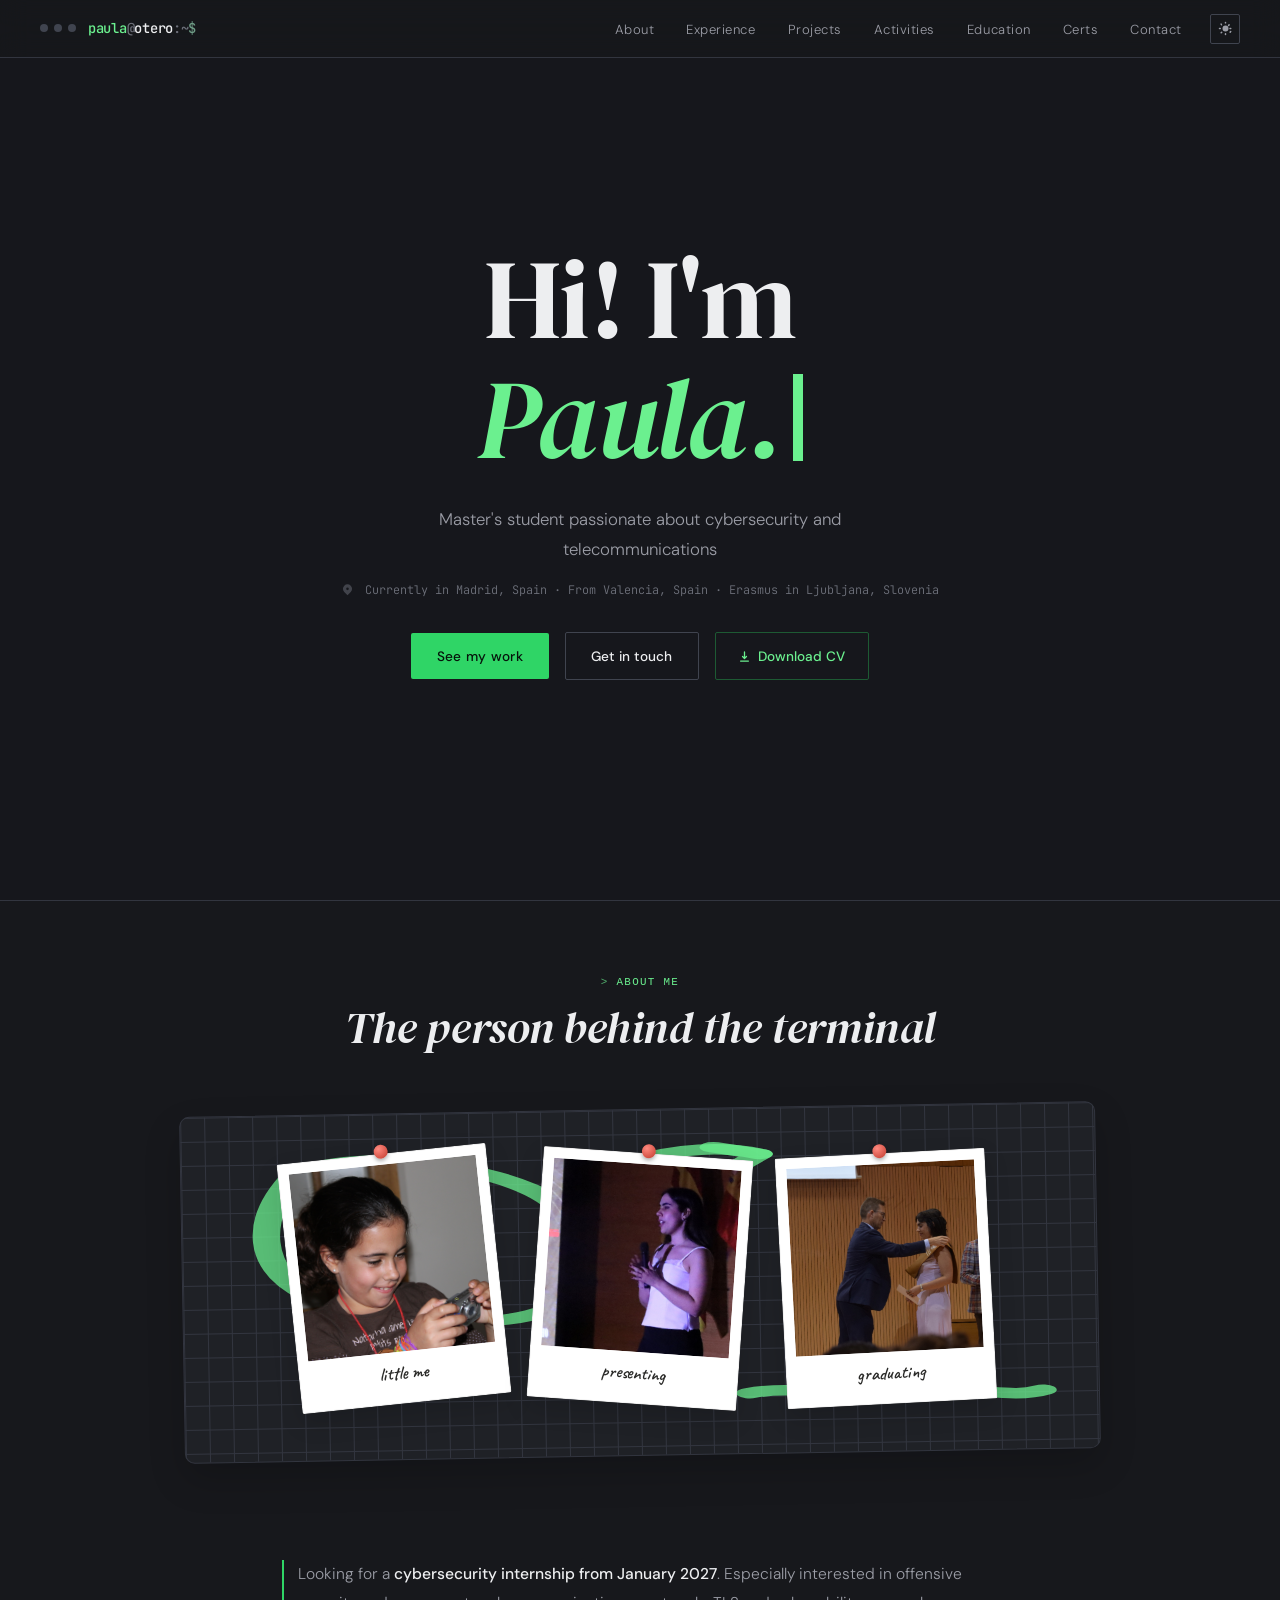
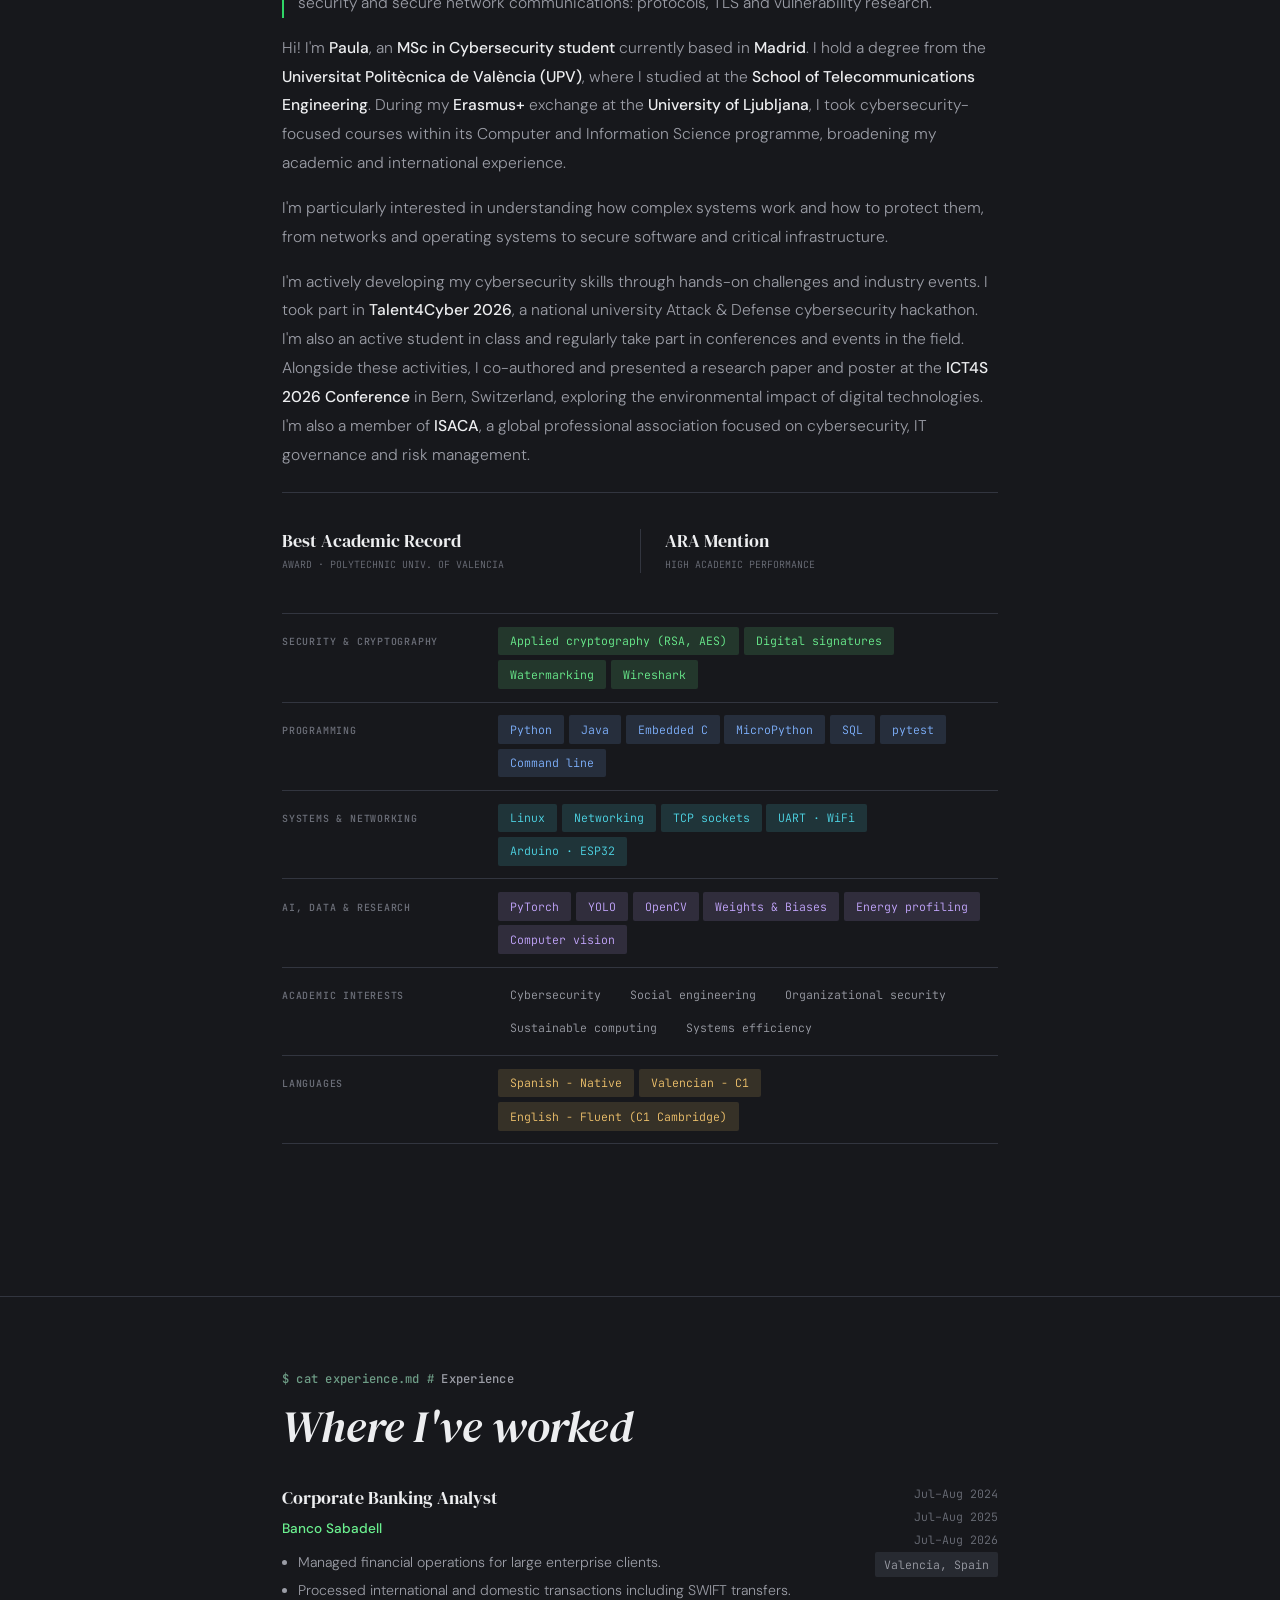
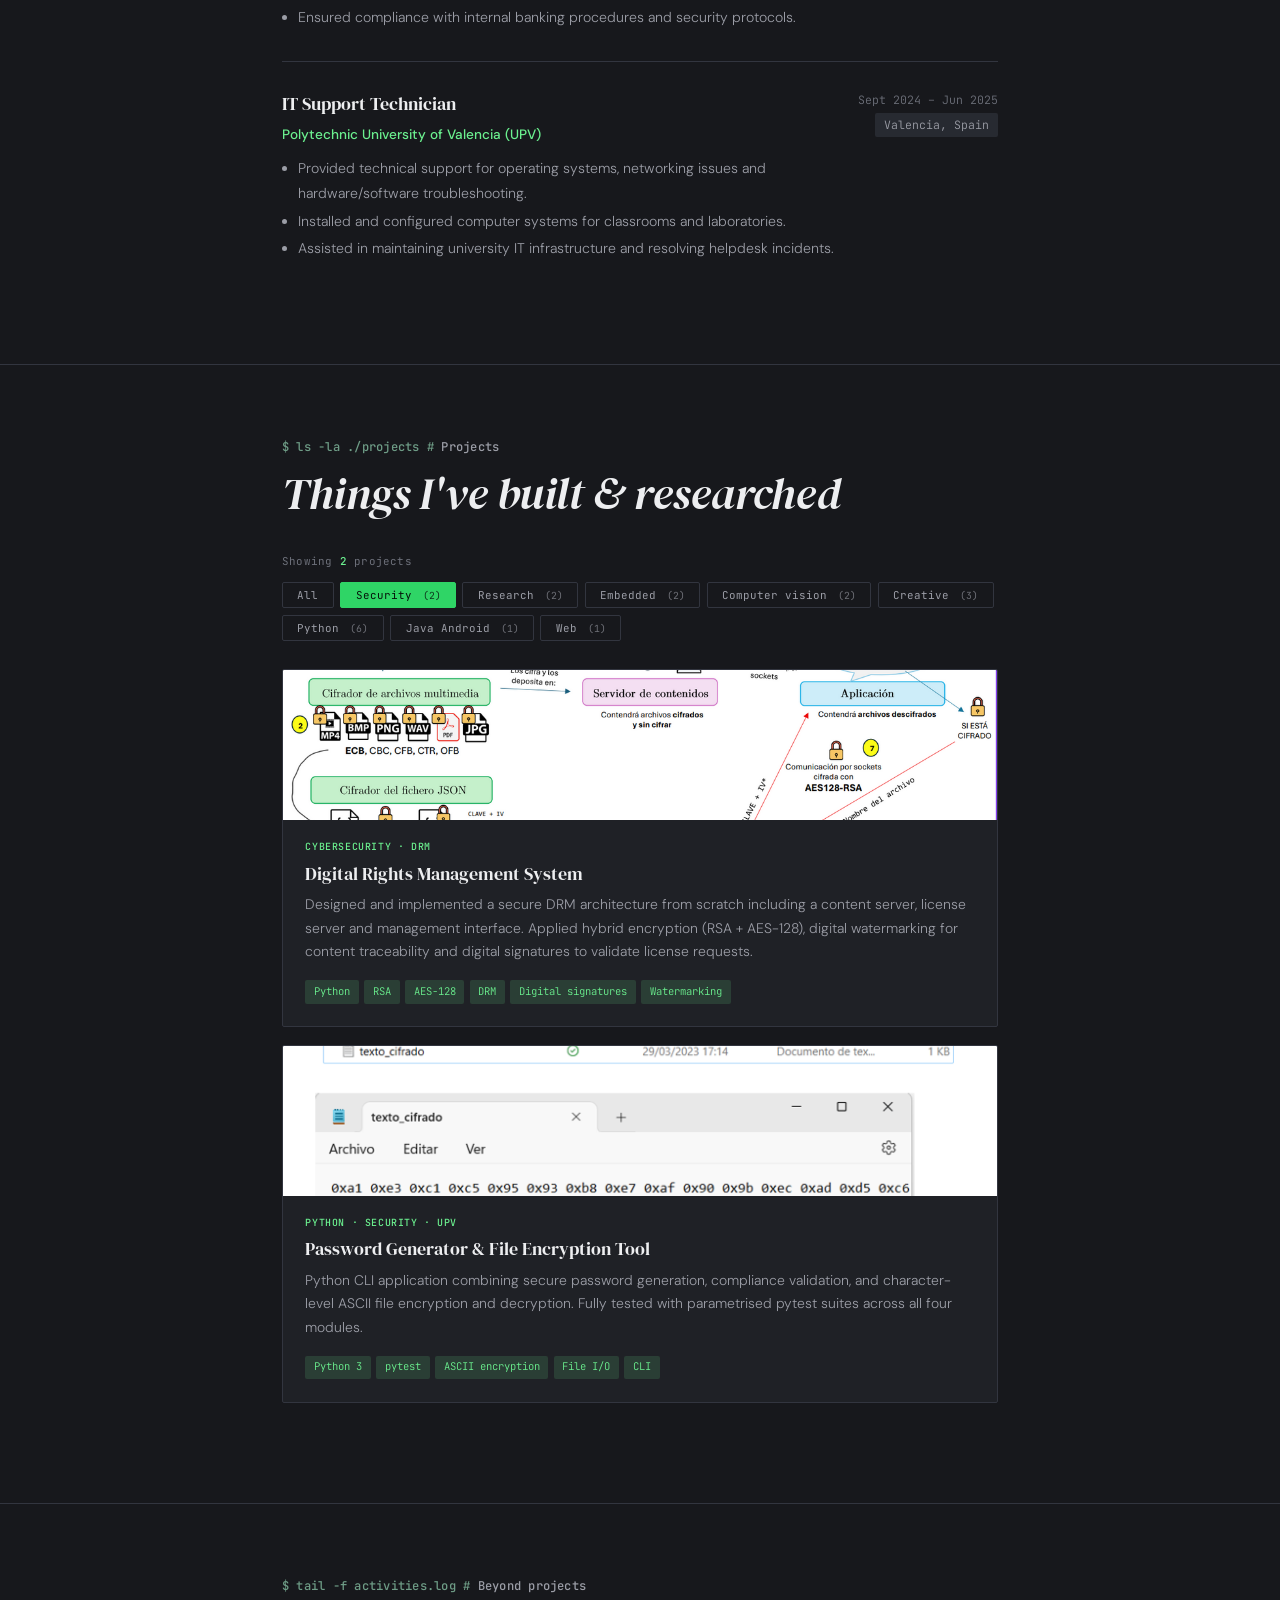
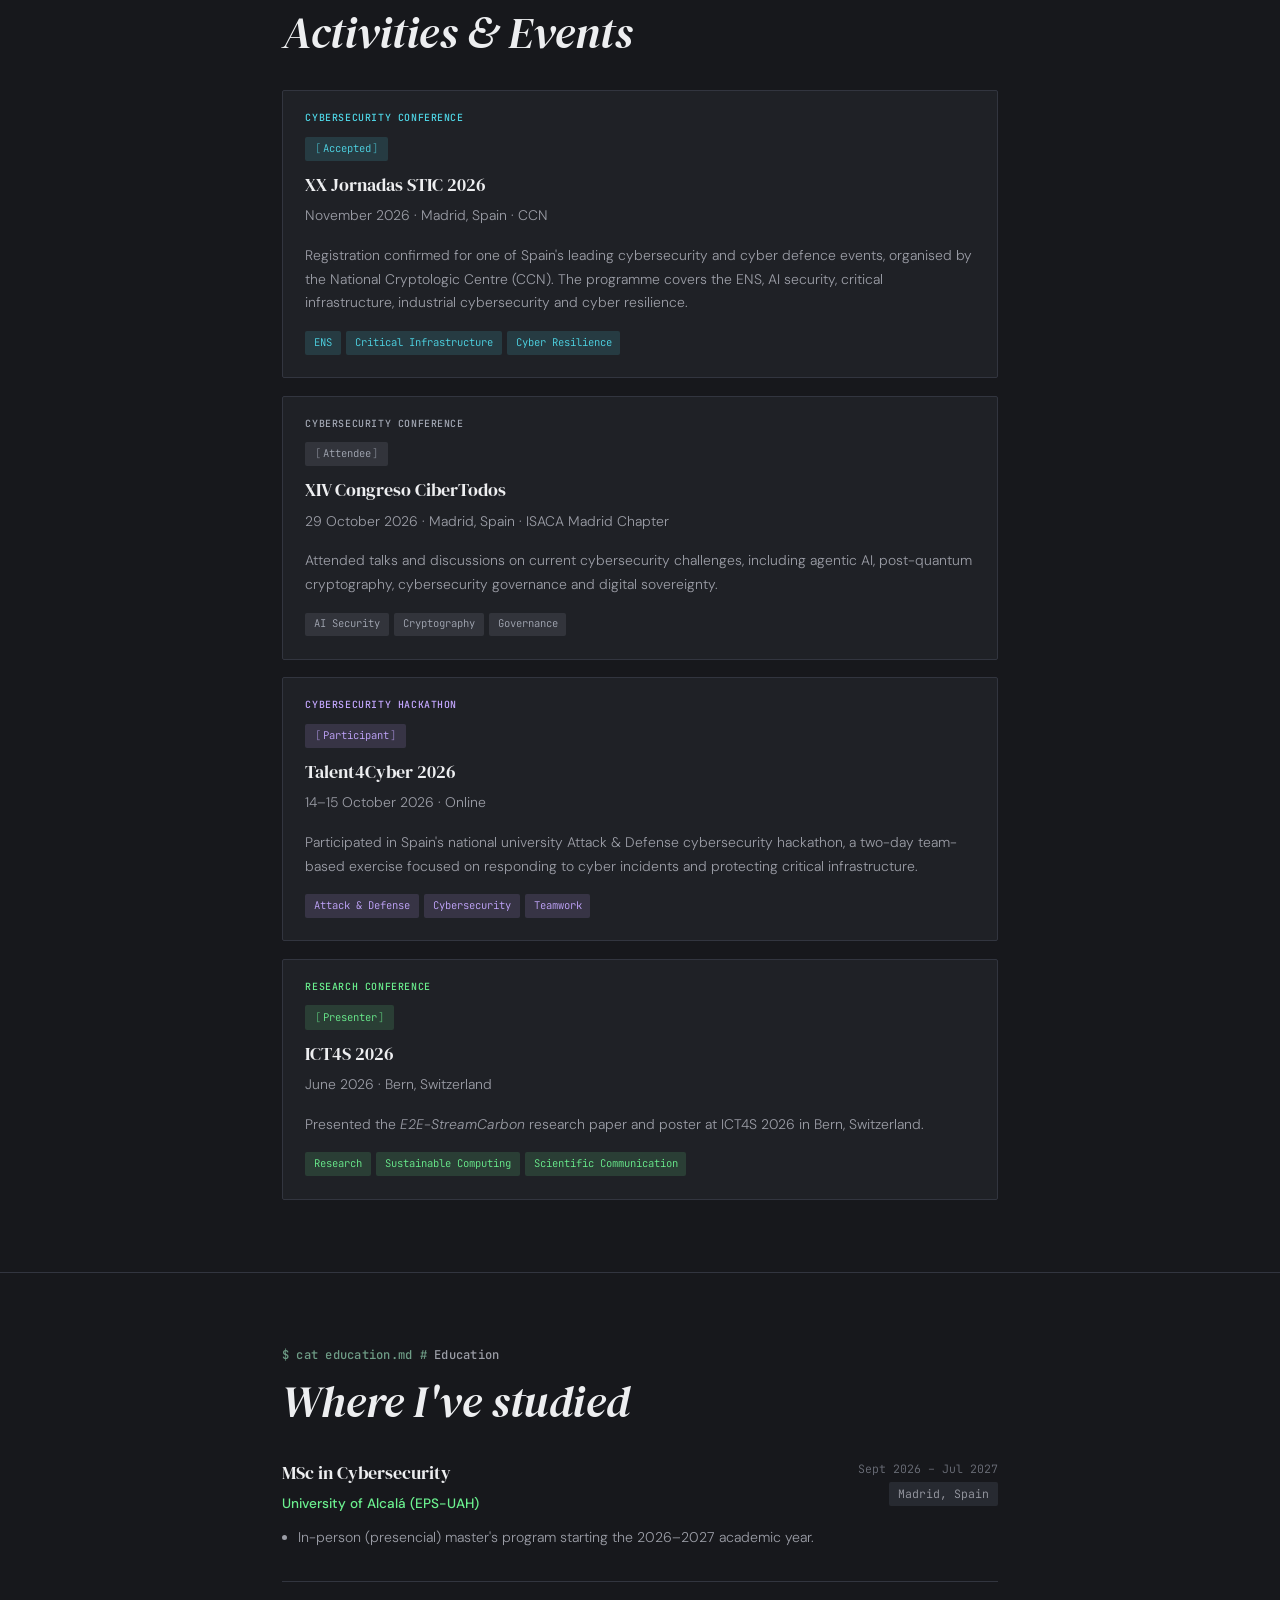
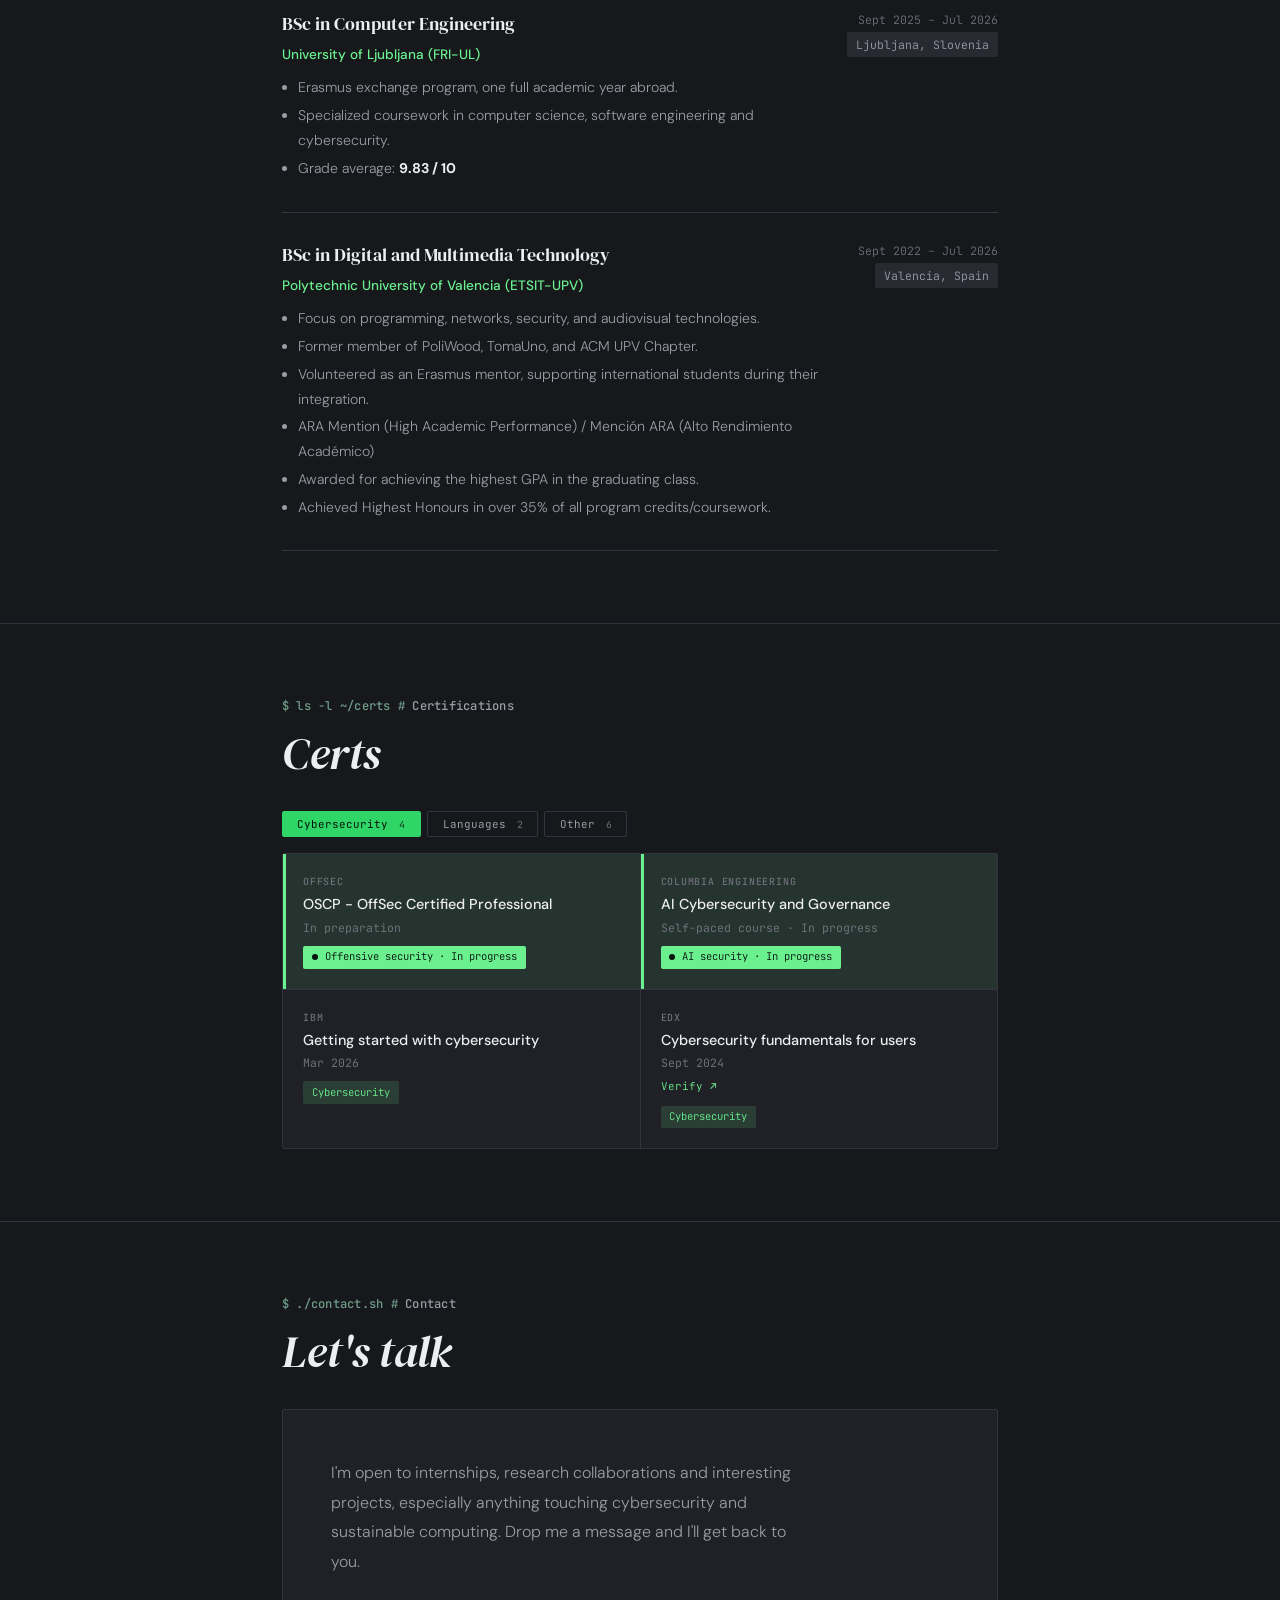
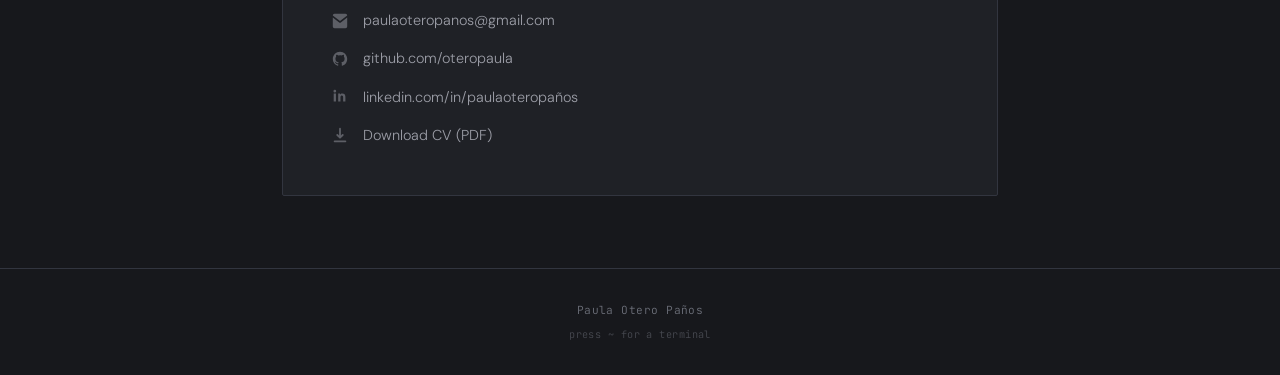
<file: index.html>
<!DOCTYPE html>
<html lang="en">
<head>
<meta charset="UTF-8">

<meta name="description" content="Paula Otero Paños - Cybersecurity master's student with a background in Computer Science & Telecomunicaciones, focused on cybersecurity, systems and sustainable computing.">
<link rel="canonical" href="https://oteropaula.github.io/">
<link rel="icon" type="image/svg+xml" href="data:image/svg+xml,%3Csvg xmlns=%22http://www.w3.org/2000/svg%22 viewBox=%220 0 100 100%22%3E%3Crect width=%22100%22 height=%22100%22 rx=%2222%22 fill=%22%2317181C%22/%3E%3Cpolyline points=%2213,34 31,50 13,66%22 fill=%22none%22 stroke=%22%236BF08F%22 stroke-width=%229%22 stroke-linecap=%22round%22 stroke-linejoin=%22round%22/%3E%3Cpath d=%22M45 74V27h14a14 14 0 0 1 0 28H45%22 fill=%22none%22 stroke=%22%23fff%22 stroke-width=%229%22 stroke-linecap=%22round%22 stroke-linejoin=%22round%22/%3E%3Cline x1=%2266%22 y1=%2276%22 x2=%2288%22 y2=%2276%22 stroke=%22%236BF08F%22 stroke-width=%229%22 stroke-linecap=%22round%22/%3E%3C/svg%3E">

<!-- Open Graph for LinkedIn preview -->
<meta property="og:title" content="Paula Otero Paños · Cybersecurity MSc student" />
<meta property="og:description" content="Cybersecurity master's student" />
<meta property="og:image" content="https://oteropaula.github.io/images/banner.png" />
<meta property="og:url" content="https://oteropaula.github.io/" />
<meta property="og:type" content="website" />

<meta name="viewport" content="width=device-width, initial-scale=1.0">
<title>Paula Otero ~$</title>
<script>
  (function () {
    try {
      if (localStorage.getItem('theme') === 'light') {
        document.documentElement.setAttribute('data-theme', 'light');
      }
    } catch (e) {}
  })();
</script>
<link href="https://fonts.googleapis.com/css2?family=DM+Serif+Display:ital@0;1&family=DM+Sans:opsz,wght@9..40,300;9..40,400;9..40,500&family=Caveat:wght@500;600;700&family=JetBrains+Mono:wght@400;500&display=swap" rel="stylesheet">
<style>
  :root {
    --bg: #17181C;
    --surface: #1F2126;
    --surface-2: #272A31;
    --text: #EDEEF0;
    --muted: #9B9DA6;
    --muted-dim: #6D707A;
    --subtle: #32353F;
    --subtle-strong: #40444F;
    --accent: #2FD566;
    --accent-light: #13241A;
    --accent-mid: #1D5A33;
    --accent-text: #6BF08F;
    --green: #6E9C86;
    --green-light: #182420;
    --green-mid: #2C3A34;
    --nav-bg: rgba(23,24,28,0.82);
    --on-accent: #06140B;
    /* syntax-highlight palette for tags (one hue per meaning) */
    --c-green: #6BF08F;   /* security   */
    --c-blue: #7FB2FF;    /* research   */
    --c-cyan: #4FD8E8;    /* systems    */
    --c-purple: #C4A7FF;  /* AI / ML    */
    --c-amber: #F2C46D;   /* creative / languages / honours */
    --c-slate: #A3A8B4;   /* neutral    */
  }

  [data-theme="light"] {
    --bg: #F7F6F2;
    --surface: #FFFFFF;
    --surface-2: #EFEDE7;
    --text: #161616;
    --muted: #5E5E5E;
    --muted-dim: #8A8880;
    --subtle: #E4E3DE;
    --subtle-strong: #D3D1C9;
    --accent: #1B3FAB;
    --accent-light: #ECF0FB;
    --accent-mid: #C5CEEF;
    --accent-text: #1B3FAB;
    --green: #0E6E56;
    --green-light: #E1F5EE;
    --green-mid: #BFE3D6;
    --nav-bg: rgba(247,246,242,0.9);
    --on-accent: #FFFFFF;
    --c-green: #137A3F;
    --c-blue: #1F5FC9;
    --c-cyan: #0B7A8C;
    --c-purple: #7240C4;
    --c-amber: #9A6200;
    --c-slate: #5B616C;
  }
html { transition: background 0.2s; }
  body { transition: background 0.2s, color 0.2s; }

  * { margin: 0; padding: 0; box-sizing: border-box; }
  html { scroll-behavior: smooth; }
  body { font-family: 'DM Sans', sans-serif; background: var(--bg); color: var(--text); font-size: 16px; line-height: 1.7; font-weight: 300; }

  ::selection { background: var(--accent-mid); color: var(--text); }

  nav {
    position: fixed; top: 0; left: 0; right: 0; z-index: 100;
    background: var(--nav-bg); backdrop-filter: blur(14px);
    border-bottom: 1px solid var(--subtle);
    padding: 0 2.5rem; height: 58px;
    display: flex; align-items: center; justify-content: space-between;
    transition: background 0.2s;
  }
  .nav-logo { font-family: 'DM Serif Display', serif; font-size: 1.1rem; color: var(--text); text-decoration: none; }
  .nav-right { display: flex; align-items: center; gap: 1.75rem; }
  .nav-links { display: flex; gap: 2rem; list-style: none; }
  .nav-links a { font-family: 'DM Sans', sans-serif; font-size: 0.82rem; color: var(--muted); text-decoration: none; letter-spacing: 0.04em; transition: color 0.2s; }
  .nav-links a:hover { color: var(--accent-text); }
  .nav-toggle {
    display: none; width: 30px; height: 30px; border-radius: 2px; border: 1px solid var(--subtle-strong);
    background: transparent; color: var(--muted); cursor: pointer;
    align-items: center; justify-content: center;
    transition: border-color 0.2s, color 0.2s;
    flex-shrink: 0;
  }
  .nav-toggle:hover { border-color: var(--accent); color: var(--accent-text); }
  .nav-toggle svg { width: 16px; height: 16px; }
  .nav-toggle .icon-close { display: none; }
  .nav-toggle.is-open .icon-menu { display: none; }
  .nav-toggle.is-open .icon-close { display: block; }
  .theme-toggle {
    width: 30px; height: 30px; border-radius: 2px; border: 1px solid var(--subtle-strong);
    background: transparent; color: var(--muted); cursor: pointer;
    display: flex; align-items: center; justify-content: center;
    transition: border-color 0.2s, color 0.2s;
    flex-shrink: 0;
  }
  .theme-toggle:hover { border-color: var(--accent); color: var(--accent-text); }
  .theme-toggle svg { width: 15px; height: 15px; }
  .theme-toggle .icon-moon { display: none; }
  [data-theme="light"] .theme-toggle .icon-sun { display: none; }
  [data-theme="light"] .theme-toggle .icon-moon { display: block; }

  section { max-width: 780px; margin: 0 auto; padding: 4.5rem 2rem; }
  hr.divider { border: none; border-top: 1px solid var(--subtle); }
  .label { font-family: 'DM Sans', sans-serif; font-size: 0.68rem; letter-spacing: 0.18em; text-transform: uppercase; color: var(--accent-text); font-weight: 500; margin-bottom: 0.65rem; }
  /*.section-title { font-family: 'DM Serif Display', serif; font-weight: 400; font-size: 2rem; letter-spacing: -0.01em; line-height: 1.2; margin-bottom: 2rem; color: var(--text); }*/
  .section-title {
    font-family: 'DM Serif Display', serif;
    font-weight: 400;
    font-style: italic;
    font-size: clamp(2rem, 5.5vw, 2.8rem);
    letter-spacing: -0.01em;
    line-height: 1.15;
    margin-bottom: 2rem;
    color: var(--text);
  }
  /* HERO */
  #inicio {
    max-width: 100%; padding: 0; position: relative; overflow: hidden;
    min-height: 100vh; display: flex; flex-direction: column; justify-content: center;
    background: var(--bg);
  }
  .hero-eyebrow { font-family: 'DM Sans', sans-serif; font-size: 0.72rem; letter-spacing: 0.1em; color: var(--muted); text-transform: uppercase; margin-bottom: 1.5rem; display: flex; align-items: center; gap: 0.75rem; }
  .hero-eyebrow::before { content: ''; display: inline-block; width: 24px; height: 1px; background: var(--muted-dim); }
  .hero-name { font-family: 'DM Serif Display', serif; font-weight: 400; font-size: clamp(3rem, 8vw, 5rem); line-height: 1.02; letter-spacing: -0.015em; margin-bottom: 1.5rem; color: var(--text); }
  .hero-name em { font-style: italic; font-weight: 400; color: var(--accent-text); }
  /* Original animated name: periodic glitch/alias and terminal cursor. */
  .hero-name em { display: inline-block; }
  .hero-name em.glitching, .hero-name em.alias {
    font-family: ui-monospace, 'SF Mono', 'Cascadia Mono', Menlo, Consolas, monospace;
    font-style: normal; letter-spacing: -0.04em;
  }
  .hero-name em.glitching {
    text-shadow: 2px 0 rgba(0,229,255,0.75), -2px 0 rgba(255,46,99,0.75);
    animation: nameJitter 0.2s steps(2) infinite;
  }
  @keyframes nameJitter {
    0% { transform: translate(0,0); }
    25% { transform: translate(-2px,1px); }
    50% { transform: translate(2px,-1px); }
    75% { transform: translate(-1px,0); }
    100% { transform: translate(0,0); }
  }
  @keyframes termBlink { 50% { opacity: 0; } }
  .hero-name em::after {
    content: ''; display: inline-block; width: 0.09em; height: 0.78em;
    margin-left: 0.1em; background: var(--accent-text); vertical-align: -0.04em;
    animation: termBlink 1.1s steps(1) infinite;
  }
  @media (prefers-reduced-motion: reduce) {
    .hero-name em.glitching, .hero-name em::after { animation: none; }
  }
  .hero-tagline { font-size: 1.05rem; color: var(--muted); font-weight: 300; max-width: 500px; margin-bottom: 0.75rem; line-height: 1.8; }
  .hero-seeking { font-family: 'DM Sans', sans-serif; font-size: 0.88rem; line-height: 1.7; color: var(--muted); max-width: 540px; margin-bottom: 0.9rem; padding-left: 0.85rem; border-left: 2px solid var(--accent); }
  .hero-seeking strong { color: var(--text); font-weight: 500; }
  .hero-location { font-family: 'DM Sans', sans-serif; font-size: 0.82rem; color: var(--muted-dim); margin-bottom: 2.75rem; display: flex; align-items: center; gap: 0.4rem; }
  .hero-actions { display: flex; gap: 1rem; flex-wrap: wrap; align-items: center; }
  .btn-primary { background: var(--accent); color: var(--on-accent); padding: 0.7rem 1.6rem; border-radius: 2px; text-decoration: none; font-size: 0.85rem; font-weight: 500; letter-spacing: 0.02em; transition: opacity 0.2s, transform 0.2s; }
  .btn-primary:hover { opacity: 0.85; transform: translateY(-1px); }
  .btn-secondary { background: transparent; color: var(--text); padding: 0.7rem 1.6rem; border-radius: 2px; text-decoration: none; font-size: 0.85rem; font-weight: 500; border: 1px solid var(--subtle-strong); transition: border-color 0.2s, color 0.2s; }
  .btn-secondary:hover { border-color: var(--text); }
  /* CV download */
  .btn-cv {
    background: transparent; color: var(--accent-text); padding: 0.7rem 1.4rem;
    border-radius: 2px; text-decoration: none; font-size: 0.85rem; font-weight: 500;
    border: 1px solid var(--accent-mid); transition: background 0.15s, color 0.15s;
    display: inline-flex; align-items: center; gap: 0.45rem;
  }
  .btn-cv:hover { background: var(--accent-light); }
  .btn-cv svg { width: 13px; height: 13px; flex-shrink: 0; }

  /* AWARDS - equal-width stat blocks instead of uneven pills */
  .awards-strip {
    display: grid; grid-template-columns: repeat(2, minmax(0, 1fr)); gap: 0;
    margin-top: 3.5rem; padding-top: 2.25rem; border-top: 1px solid var(--subtle);
  }
  .award-stat {
    padding: 0 1.5rem; border-left: 1px solid var(--subtle);
    display: flex; flex-direction: column; gap: 0.4rem;
  }
  .award-stat:first-child { padding-left: 0; border-left: none; }
  .award-stat strong { font-family: 'DM Serif Display', serif; font-weight: 400; font-size: 1.15rem; color: var(--text); line-height: 1.25; }
  .award-stat span { font-family: 'DM Sans', sans-serif; font-size: 0.7rem; letter-spacing: 0.02em; color: var(--muted-dim); line-height: 1.5; }

  /* ─── ABOUT ──────────────────────────────────────────── */
  .about-grid { display: block; }
  .about-text p { font-size: 0.975rem; color: var(--muted); margin-bottom: 1rem; font-weight: 300; line-height: 1.85; }
  .about-text p strong { color: var(--text); font-weight: 500; }

  /* skills - compact inline flow instead of stacked tag clouds */
  .skills-cols { display: flex; flex-direction: column; margin-top: 2.5rem; border-top: 1px solid var(--subtle); }
  .skills-cols > div { display: grid; grid-template-columns: 12rem 1fr; gap: 0.5rem 1.5rem; align-items: baseline; padding: 0.8rem 0; border-bottom: 1px solid var(--subtle); }
  .skills-block-label { font-family: 'DM Sans', sans-serif; font-size: 0.65rem; letter-spacing: 0.12em; text-transform: uppercase; color: var(--muted-dim); margin: 0; font-weight: 500; }
  /* ─── TAG PALETTE: colour = meaning (set --tone on a parent, children inherit) ─── */
  .tone-green  { --tone: var(--c-green); }
  .tone-blue   { --tone: var(--c-blue); }
  .tone-cyan   { --tone: var(--c-cyan); }
  .tone-purple { --tone: var(--c-purple); }
  .tone-amber  { --tone: var(--c-amber); }
  .tone-slate  { --tone: var(--c-slate); }
  .status-upcoming { --tone: var(--c-blue); } .status-accepted { --tone: var(--c-cyan); } .status-attendee { --tone: var(--c-slate); }
  .status-participant { --tone: var(--c-purple); } .status-presenter { --tone: var(--c-green); }
  .tag-tech, .tag-lang, .tag-sm, .project-badge, .cert-badge, .edu-badge {
    color: var(--tone, var(--c-slate)); background: color-mix(in srgb, var(--tone, var(--c-slate)) 14%, transparent); border: none;
  }
  .tag-interest { color: var(--muted); background: transparent; border: 1px solid var(--subtle-strong); }
  .project-cat { color: var(--tone, var(--accent-text)); }
  .project-card .project-img { background: color-mix(in srgb, var(--tone, var(--c-slate)) 12%, var(--bg)); color: var(--tone, var(--c-slate)); }
  .edu-badge { --tone: var(--c-amber); }
  .cert-card.in-progress { background: color-mix(in srgb, var(--tone) 9%, var(--surface)); box-shadow: inset 3px 0 0 var(--tone); }
  .cert-badge.progress { background: var(--tone); color: var(--on-accent); }
  .tag-row { display: flex; flex-wrap: wrap; gap: 0.3rem; }
  .tag { font-family: 'DM Sans', sans-serif; padding: 0.28rem 0.75rem; border-radius: 2px; font-size: 0.78rem; letter-spacing: 0.02em; border: none; }

  /* EXPERIENCE */
    .exp-list {
        display: flex;
        flex-direction: column;
    }

    .exp-item {
        padding: 1.75rem 0;
        display: grid;
        grid-template-columns: 1fr auto;
        gap: 1rem;
        border-bottom: 1px solid var(--subtle);
    }

    .exp-item:first-child {
        padding-top: 0;
    }

    .exp-item:last-child {
        border-bottom: none;
    }
  .exp-role { font-family: 'DM Serif Display', serif; font-weight: 400; font-size: 1.1rem; margin-bottom: 0.2rem; color: var(--text); }
  .exp-org { font-size: 0.85rem; color: var(--accent-text); font-weight: 500; margin-bottom: 0.6rem; }
  .exp-bullets { padding-left: 1rem; color: var(--muted); font-size: 0.88rem; font-weight: 300; line-height: 1.75; }
  .exp-bullets li { margin-bottom: 0.2rem; }
  .exp-meta { text-align: right; flex-shrink: 0; font-family: 'DM Sans', sans-serif; font-size: 0.78rem; color: var(--muted-dim); line-height: 1.7; }
  .exp-date { display: block; margin-bottom: 0.2rem; }
  .exp-place { display: inline-block; background: var(--surface-2); color: var(--muted); padding: 0.15rem 0.55rem; border-radius: 2px; font-size: 0.72rem; }

  /* ─── PROJECT FILTER BAR ─────────────────────────────── */
  .filter-wrap { margin-bottom: 1.75rem; }
  .filter-count { font-family: 'DM Sans', sans-serif; font-size: 0.72rem; color: var(--muted-dim); letter-spacing: 0.02em; margin-bottom: 0.75rem; font-weight: 400; }
  .filter-count span { color: var(--accent-text); font-weight: 500; }
  .filter-bar { display: flex; gap: 0.4rem; flex-wrap: wrap; }
  .filter-btn {
    background: transparent; border: 1px solid var(--subtle); border-radius: 2px;
    padding: 0.32rem 0.9rem; font-family: 'DM Sans', sans-serif; font-size: 0.72rem;
    letter-spacing: 0.02em; color: var(--muted); cursor: pointer;
    transition: background 0.15s, border-color 0.15s, color 0.15s;
    white-space: nowrap; flex-shrink: 0;
  }
  .filter-btn:hover { border-color: var(--accent); color: var(--accent-text); }
  .filter-btn.active { background: var(--accent); border-color: var(--accent); color: var(--on-accent); }
  .filter-btn .btn-count { opacity: 0.65; font-size: 0.9em; margin-left: 0.25rem; }
  .filter-btn.active .btn-count { opacity: 0.8; }
  @media (max-width: 620px) {
    .filter-bar { flex-wrap: nowrap; overflow-x: auto; -webkit-overflow-scrolling: touch; scrollbar-width: none; padding-bottom: 4px; }
    .filter-bar::-webkit-scrollbar { display: none; }
  }

  /* ─── CARD TRANSITIONS ───────────────────────────────── */
  .project-card { transition: border-color 0.2s, transform 0.2s, opacity 0.2s, background 0.2s; }
  .activity-card-link { cursor: pointer; }
  .activity-card-link:hover { border-color: var(--accent-mid); transform: translateY(-2px); }
  .activity-card-link:focus-visible { outline: 2px solid var(--accent-mid); outline-offset: 3px; }
  .project-card.hidden { display: none; opacity: 0; pointer-events: none; }
  .project-card.fading-out { opacity: 0; pointer-events: none; transform: translateY(4px); }
  .project-card.fading-in { animation: fadeInCard 0.22s ease forwards; }
  .contact-wrapper, .cert-card, .exp-place, .tag, .tag-sm, .project-badge, .cert-badge, .edu-badge, .filter-btn, .btn-secondary, .theme-toggle { transition: background 0.2s, border-color 0.2s, color 0.2s; }
  @keyframes fadeInCard {
    from { opacity: 0; transform: translateY(6px); }
    to   { opacity: 1; transform: translateY(0); }
  }

  /* ─── EMPTY STATE ────────────────────────────────────── */
  .projects-empty { display: none; padding: 3rem 0; text-align: center; color: var(--muted); font-size: 0.9rem; font-weight: 300; border: 1px dashed var(--subtle); border-radius: 2px; }
  .projects-empty.visible { display: block; }

  /* ─── PROJECTS GRID ──────────────────────────────────── */
  .projects-grid { display: grid; gap: 1.1rem; }
  .project-card { background: var(--surface); border: 1px solid var(--subtle); border-radius: 2px; overflow: hidden; text-decoration: none; color: inherit; display: block; }
  .project-card:hover { border-color: var(--accent-mid); transform: translateY(-2px); }
  div.project-card:hover { border-color: var(--subtle); transform: none; }
  .project-img { height: 150px; background: var(--surface-2); display: flex; align-items: center; justify-content: center; font-size: 0.72rem; color: var(--accent-text); letter-spacing: 0.1em; text-transform: uppercase; overflow: hidden; }
  .project-img img { width: 100%; height: 100%; object-fit: cover; filter: saturate(0.9); }
  .project-img.green { background: var(--green-light); color: var(--green); }
  .project-body { padding: 1.2rem 1.4rem 1.4rem; }
  .project-cat { font-family: 'DM Sans', sans-serif; font-size: 0.66rem; letter-spacing: 0.08em; text-transform: uppercase; margin-bottom: 0.35rem; font-weight: 500; }
  .project-title { font-family: 'DM Serif Display', serif; font-weight: 400; font-size: 1.12rem; margin-bottom: 0.5rem; color: var(--text); line-height: 1.3; }
  .project-desc { font-size: 0.87rem; color: var(--muted); line-height: 1.7; font-weight: 300; margin-bottom: 1rem; }
  .project-badge { display: inline-block; font-size: 0.72rem; padding: 0.2rem 0.6rem; border-radius: 2px; margin-bottom: 0.75rem; letter-spacing: 0.02em; font-family: 'DM Sans', sans-serif; }
  /* Activity status badges */
  .tag-row-sm { display: flex; flex-wrap: wrap; gap: 0.32rem; }
  .tag-sm { font-family: 'DM Sans', sans-serif; padding: 0.18rem 0.55rem; border-radius: 2px; font-size: 0.72rem; }

  /* ─── PROJECTS EXPAND/COLLAPSE ───────────────────────── */
  .projects-collapse-wrap { position: relative; }
  .projects-collapse-wrap.collapsed .projects-grid { max-height: 720px; overflow: hidden; }
  .projects-collapse-wrap.collapsed::after {
    content: ''; position: absolute; left: 0; right: 0; bottom: 0; height: 140px;
    background: linear-gradient(to bottom, transparent, var(--bg));
    pointer-events: none;
  }
  .projects-toggle-wrap { display: flex; justify-content: center; margin-top: 1.75rem; }
  .projects-toggle {
    background: transparent; border: 1px solid var(--subtle-strong); border-radius: 2px;
    padding: 0.6rem 1.5rem; font-family: 'DM Sans', sans-serif; font-size: 0.76rem;
    letter-spacing: 0.03em; color: var(--text); cursor: pointer;
    display: inline-flex; align-items: center; gap: 0.5rem;
    transition: border-color 0.2s, color 0.2s, background 0.2s;
  }
  .projects-toggle:hover { border-color: var(--accent); color: var(--accent-text); }
  .projects-toggle svg { width: 12px; height: 12px; transition: transform 0.25s; }
  .projects-toggle.is-expanded svg { transform: rotate(180deg); }

  /* EDUCATION */
  .edu-list { display: flex; flex-direction: column; }
  .edu-item { padding: 1.75rem 0; border-bottom: 1px solid var(--subtle); display: grid; grid-template-columns: 1fr auto; gap: 1rem; }
  .edu-item:first-child { padding-top: 0; }
  .edu-degree { font-family: 'DM Serif Display', serif; font-weight: 400; font-size: 1.1rem; margin-bottom: 0.2rem; color: var(--text); }
  .edu-uni { font-size: 0.85rem; color: var(--accent-text); font-weight: 500; margin-bottom: 0.6rem; }
  .edu-bullets { padding-left: 1rem; color: var(--muted); font-size: 0.88rem; font-weight: 300; line-height: 1.75; }
  .edu-bullets li { margin-bottom: 0.2rem; }
  .edu-badge { display: inline-block; font-size: 0.72rem; padding: 0.2rem 0.6rem; border-radius: 2px; margin-bottom: 0.6rem; letter-spacing: 0.02em; font-family: 'DM Sans', sans-serif; }

  /* CONTACT */
  .contact-wrapper { background: var(--surface); border: 1px solid var(--subtle); border-radius: 2px; padding: 3rem; }
  .contact-intro { font-size: 1rem; color: var(--muted); font-weight: 300; max-width: 460px; line-height: 1.85; margin-bottom: 2rem; }
  .contact-links { display: flex; flex-direction: column; gap: 0.85rem; }
  .contact-link { display: flex; align-items: center; gap: 0.85rem; font-size: 0.9rem; color: var(--muted); text-decoration: none; transition: color 0.2s; }
  .contact-link:hover { color: var(--accent-text); }
  .contact-link svg { width: 18px; height: 18px; opacity: 0.5; flex-shrink: 0; }

  footer { border-top: 1px solid var(--subtle); padding: 2rem; text-align: center; font-family: 'DM Sans', sans-serif; font-size: 0.72rem; color: var(--muted-dim); letter-spacing: 0.04em; }

  /* CERTIFICATES */
  .cert-grid { display: grid; grid-template-columns: 1fr 1fr; gap: 1px; background: var(--subtle); border: 1px solid var(--subtle); border-radius: 2px; overflow: hidden; margin-top: 2rem; }
  .cert-card { background: var(--surface); padding: 1.25rem; display: flex; flex-direction: column; gap: 0.2rem; }
  .cert-issuer { font-family: 'DM Sans', sans-serif; font-size: 0.68rem; letter-spacing: 0.08em; text-transform: uppercase; color: var(--muted-dim); font-weight: 500; }
  .cert-name { font-weight: 500; font-size: 0.9rem; color: var(--text); line-height: 1.4; }
  .cert-date { font-family: 'DM Sans', sans-serif; font-size: 0.78rem; color: var(--muted-dim); font-weight: 400; }
  .cert-badge { display: inline-block; margin-top: 0.35rem; font-size: 0.7rem; padding: 0.15rem 0.55rem; border-radius: 2px; width: fit-content; font-family: 'DM Sans', sans-serif; }

  .cert-card[hidden] { display: none; }
  .cert-verify { font-family: 'DM Sans', sans-serif; font-size: 0.72rem; color: var(--accent-text); text-decoration: none; width: fit-content; margin-top: 0.1rem; border-bottom: 1px solid transparent; }
  .cert-verify:hover { border-bottom-color: var(--accent-text); }
  .cert-badge.progress { display: inline-flex; align-items: center; gap: 0.45rem; }
  .cert-badge.progress::before { content: ''; width: 6px; height: 6px; border-radius: 50%; background: currentColor; animation: certPulse 1.8s ease-in-out infinite; }
  @keyframes certPulse { 0%, 100% { opacity: 1; } 50% { opacity: 0.25; } }
  @media (prefers-reduced-motion: reduce) { .cert-badge.progress::before { animation: none; } }
  .cert-filter { margin-top: 1.5rem; margin-bottom: 0; }
  .cert-filter + .cert-grid { margin-top: 1rem; }
  @media (max-width: 560px) { .cert-grid { grid-template-columns: 1fr; } }
  @media (max-width: 620px) {
    .skills-cols > div { grid-template-columns: 1fr; gap: 0.5rem; }
    .exp-item, .edu-item { grid-template-columns: 1fr; }
    .exp-meta { text-align: left; }
    .contact-wrapper { padding: 2rem 1.5rem; }
    .nav-toggle { display: flex; }
    .nav-links {
      display: none; flex-direction: column; gap: 0; list-style: none;
      position: absolute; top: 58px; left: 0; right: 0;
      background: var(--nav-bg); backdrop-filter: blur(14px);
      border-bottom: 1px solid var(--subtle);
      padding: 0.25rem 2rem 0.75rem;
    }
    .nav-links.is-open { display: flex; }
    .nav-links li { border-bottom: 1px solid var(--subtle); }
    .nav-links li:last-child { border-bottom: none; }
    .nav-links a { display: block; padding: 0.85rem 0; }
    .awards-strip { grid-template-columns: 1fr; gap: 1.25rem; }
    .award-stat { border-left: none; border-top: 1px solid var(--subtle); padding: 1.1rem 0 0; }
    .award-stat:first-child { border-top: none; padding-top: 0; }
  }
  /* ═══════════════ SCRIBBLE / WHITEBOARD SECTION ═══════════════ */
 
  #conoceme {
    --marker: var(--accent-text);
    position: relative;
    max-width: 980px;
    background: transparent;
    padding: 4.5rem 2rem 5rem;
  }

  /* Small paper patch sitting only behind the photo cluster, not the whole section */
  .photo-stage { position: relative; padding: 2.75rem 1.5rem 3.25rem; }
  .paper-patch {
    position: absolute; inset: 0;
    background: var(--surface);
    background-image:
      linear-gradient(var(--subtle) 1px, transparent 1px),
      linear-gradient(90deg, var(--subtle) 1px, transparent 1px);
    background-size: 24px 24px;
    border: 1px solid var(--subtle);
    border-radius: 10px;
    transform: rotate(-1deg);
    box-shadow: 0 16px 36px rgba(0,0,0,0.18);
    z-index: 0;
    transition: background 0.2s, border-color 0.2s;
  }
  [data-theme="light"] .paper-patch { box-shadow: 0 16px 36px rgba(0,0,0,0.07); }
  .scribble-eyebrow {
    text-align: center; font-family: ui-monospace, 'SF Mono', 'Cascadia Mono', Menlo, Consolas, monospace; font-size: 0.68rem;
    letter-spacing: 0.12em; text-transform: uppercase; color: var(--accent-text); font-weight: 500;
    margin-bottom: 0.65rem;
  }
  .scribble-eyebrow::before { content: '> '; opacity: 0.7; }
  .scribble-heading {
    text-align: center; font-family: 'DM Serif Display', serif; font-weight: 400; font-style: italic;
    font-size: clamp(2rem, 5.5vw, 2.8rem); letter-spacing: -0.01em;
    line-height: 1.15; margin-bottom: 3.5rem; position: relative; z-index: 2;
  }

.scribble-doodles { position: absolute; inset: 0; width: 100%; height: 100%; pointer-events: none; z-index: 2; }
  .doodle-path { fill: none; stroke: var(--marker); stroke-width: 3; stroke-linecap: round; stroke-linejoin: round; opacity: 0.75; }

  .polaroid-row {
    position: relative; z-index: 3;
    display: flex; flex-wrap: wrap; justify-content: center; align-items: flex-start;
    gap: 2.75rem 2.25rem; max-width: 820px; margin: 0 auto;
  }
  .polaroid {
    background: #FFFFFF; border: 1px solid rgba(0,0,0,0.08); border-radius: 2px;
    padding: 0.6rem 0.6rem 1.1rem; width: 210px; box-shadow: 0 10px 24px rgba(0,0,0,0.14);
    opacity: 0; transform: scale(0.6) rotate(0deg) translateY(14px);
    transition: opacity 0.6s ease, transform 0.6s cubic-bezier(.2,.9,.3,1.3);
  }
  .polaroid.p1 { transform: scale(0.6) rotate(-14deg) translateY(14px); }
  .polaroid.p2 { transform: scale(0.6) rotate(9deg) translateY(14px); }
  .polaroid.p3 { transform: scale(0.6) rotate(-6deg) translateY(14px); }
  #conoceme.in-view .polaroid.p1 { opacity: 1; transform: rotate(-6deg) translateY(0); transition-delay: 0.15s; }
  #conoceme.in-view .polaroid.p2 { opacity: 1; transform: rotate(4deg) translateY(0); transition-delay: 0.38s; }
  #conoceme.in-view .polaroid.p3 { opacity: 1; transform: rotate(-3deg) translateY(0); transition-delay: 0.6s; }
  .polaroid:hover { transform: rotate(0deg) scale(1.04) translateY(-4px) !important; z-index: 5; box-shadow: 0 16px 32px rgba(0,0,0,0.2); }
  .polaroid-img { width: 100%; aspect-ratio: 1/1; background: #E4E3DE; overflow: hidden; display: flex; align-items: center; justify-content: center; }
  .polaroid-img img { width: 100%; height: 100%; object-fit: cover; }
  .polaroid-img .polaroid-placeholder { font-family: 'DM Sans', sans-serif; font-size: 0.65rem; color: #9B9994; text-align: center; padding: 0.5rem; letter-spacing: 0.04em; text-transform: uppercase; }
  .polaroid-cap {
    font-family: 'Caveat', cursive; font-weight: 600; font-size: 1.15rem;
    color: #2A2A28; text-align: center; margin-top: 0.6rem; line-height: 1.25;
  }
  .polaroid-pin {
    position: absolute; top: -10px; left: 50%; transform: translateX(-50%);
    width: 14px; height: 14px; border-radius: 50%;
    background: radial-gradient(circle at 35% 30%, #FF8A80, #C0392B);
    box-shadow: 0 2px 4px rgba(0,0,0,0.35);
  }
  .polaroid { position: relative; }

  @media (max-width: 620px) {
    #conoceme { padding: 3.5rem 1.25rem 4rem; }
    .photo-stage { padding: 2rem 0.75rem 2.5rem; }
    .polaroid { width: 44%; min-width: 145px; }
    .polaroid-row { gap: 2.5rem 1rem; }
  }
  


  /* ─── HACKER v2 ──────────────────────────────────────── */
  :root { --mono: 'JetBrains Mono', ui-monospace, 'SF Mono', 'Cascadia Mono', Menlo, Consolas, monospace; }
  .label { font-family: var(--mono); }

  /* nav logo as a shell prompt, with window dots on wide screens */
  .nav-logo { font-family: var(--mono); font-size: 0.86rem; font-weight: 500; letter-spacing: -0.02em; display: inline-flex; align-items: center; white-space: nowrap; }
  .nav-logo::before { content: ''; flex-shrink: 0; width: 8px; height: 8px; margin-right: 40px; border-radius: 50%; background: var(--subtle-strong); box-shadow: 14px 0 0 var(--subtle-strong), 28px 0 0 var(--subtle-strong); }
  .nav-logo .nl-u { color: var(--accent-text); }
  .nav-logo .nl-s { color: var(--muted-dim); }
  .nav-logo .nl-p { color: var(--green); }
  @media (max-width: 900px) { .nav-logo::before { display: none; } }

  /* monospace for the "data" layer: tags, dates, badges, meta */
  .tag, .tag-sm, .tag-tech, .tag-lang, .tag-interest, .project-badge, .edu-badge, .cert-badge, .project-cat,
  .exp-meta, .cert-date, .cert-issuer, .cert-verify, .filter-btn, .filter-count, .award-stat span,
  .skills-block-label, .hero-eyebrow, .hero-location, footer { font-family: var(--mono); }
  .tag { font-size: 0.72rem; letter-spacing: 0; }
  .tag-sm { font-size: 0.66rem; letter-spacing: 0; }
  .project-badge, .edu-badge, .cert-badge { font-size: 0.66rem; letter-spacing: 0; }
  .project-cat { font-size: 0.62rem; letter-spacing: 0.06em; }
  .exp-meta { font-size: 0.72rem; }
  .filter-btn { font-size: 0.68rem; letter-spacing: 0; }
  .filter-count { font-size: 0.68rem; }
  .cert-date { font-size: 0.72rem; }
  .cert-issuer, .skills-block-label { font-size: 0.62rem; letter-spacing: 0.08em; }
  .cert-verify { font-size: 0.68rem; }
  .award-stat span { font-size: 0.62rem; letter-spacing: 0; }
  .hero-location { font-size: 0.74rem; }
  footer { font-size: 0.7rem; }
  .project-badge::before, .edu-badge::before { content: '['; opacity: 0.6; margin-right: 0.15em; }
  .project-badge::after, .edu-badge::after { content: ']'; opacity: 0.6; margin-left: 0.15em; }


  /* A focused landing view, with supplementary details and links beneath the name. */
  #inicio { min-height: 100vh; min-height: 100svh; isolation: isolate; }
  .hero-content {
    position: relative; z-index: 2; width: min(100%, 820px); margin: 0 auto;
    padding: calc(5.25rem + env(safe-area-inset-top, 0px)) 2rem 4rem;
    text-align: center;
  }
  .hero-name { font-size: clamp(4rem, 10vw, 7rem); line-height: 1.06; margin: 0 auto 1.65rem; }
  .hero-tagline { max-width: 540px; margin: 0 auto 1rem; }
  .hero-location { display: block; max-width: 670px; margin: 0 auto 2rem; text-align: center; line-height: 1.7; }
  .hero-location svg { display: inline-block; vertical-align: -0.12em; margin-right: 0.28rem; }
  .hero-actions { justify-content: center; }
  .about-seeking { max-width: none; margin: 0 0 1.8rem; }
  #sobre-mi .awards-strip { margin: 1.4rem 0 2rem; }
  #inicio canvas { opacity: 0.55; }
  section[id] { scroll-margin-top: 70px; }
  @media (max-width: 620px) {
    nav { padding: 0 1.15rem; }
    .nav-right { gap: 0.65rem; }
    .hero-content { padding: calc(5.5rem + env(safe-area-inset-top, 0px)) 1.25rem 3rem; }
    .hero-name { font-size: clamp(3.65rem, 16vw, 5.4rem); margin-bottom: 1.35rem; }
    .hero-tagline { font-size: 0.97rem; line-height: 1.55; }
    .hero-location { font-size: 0.7rem; margin-bottom: 1.8rem; }
    .hero-actions { gap: 0.65rem; }
    .hero-actions a { display: inline-flex; justify-content: center; align-items: center; min-height: 44px; }
    #sobre-mi .awards-strip { grid-template-columns: 1fr; gap: 1rem; }
    #sobre-mi .award-stat { border-left: 0; padding-left: 0; }
  }
  @media (max-width: 360px) {
    .hero-content { padding-left: 1rem; padding-right: 1rem; }
    .hero-actions .btn-primary, .hero-actions .btn-secondary { padding: 0.65rem 1.15rem; }
    .hero-actions .btn-cv { padding: 0.65rem 1.1rem; }
  }
  @media (prefers-reduced-motion: reduce) {
    html { scroll-behavior: auto; }
  }

/* section labels read as shell commands: "$ cat experience.md  # Experience" */
  .label[data-cmd] { text-transform: none; letter-spacing: 0.02em; font-size: 0.76rem; color: var(--muted); }
  .label[data-cmd]::before { content: '$ ' attr(data-cmd) '  # '; color: var(--green); opacity: 1; }

  /* footer hint (desktop only) */
  .egg-hint { display: block; margin-top: 0.35rem; opacity: 0.55; font-size: 0.64rem; }
  @media (hover: none) { .egg-hint { display: none; } }

  /* hidden terminal */
  body.term-open { overflow: hidden; }
  #term { position: fixed; inset: 0; z-index: 300; display: none; align-items: center; justify-content: center; padding: 1rem; background: rgba(8,9,11,0.72); backdrop-filter: blur(4px); }
  #term.open { display: flex; }
  .term-win { width: min(720px, 100%); height: min(460px, 80vh); display: flex; flex-direction: column; background: #0E0F12; color: #D7D9DE; border: 1px solid #32353F; border-radius: 6px; font-family: var(--mono); font-size: 0.8rem; line-height: 1.6; box-shadow: 0 20px 60px rgba(0,0,0,0.5); }
  .term-bar { display: flex; align-items: center; gap: 0.4rem; padding: 0.55rem 0.8rem; border-bottom: 1px solid #24262D; color: #6D707A; font-size: 0.7rem; }
  .term-bar i { width: 10px; height: 10px; border-radius: 50%; background: #32353F; display: inline-block; }
  .term-bar i:first-child { background: #B23A52; cursor: pointer; }
  .term-bar span { margin-left: 0.6rem; }
  .term-out { flex: 1; overflow-y: auto; padding: 0.8rem 1rem; white-space: pre-wrap; word-break: break-word; }
  .term-out a { color: #6BF08F; }
  .term-line { display: flex; gap: 0.5rem; padding: 0.6rem 1rem; border-top: 1px solid #24262D; align-items: center; }
  .term-line b { color: #2FD566; font-weight: 500; white-space: nowrap; }
  .term-line input { flex: 1; min-width: 0; background: none; border: 0; outline: 0; color: #EDEEF0; font: inherit; caret-color: #6BF08F; }
  .t-dim { color: #6D707A; } .t-ok { color: #2FD566; } .t-acc { color: #6BF08F; } .t-err { color: #E8A2AF; }
  @media (hover: none) { .term-line input { font-size: 16px; } }
</style>
</head>
<body>

<nav>
  <a href="#inicio" class="nav-logo" aria-label="Paula Otero"><span class="nl-text" aria-hidden="true"><span class="nl-u">paula</span><span class="nl-s">@</span>otero<span class="nl-s">:~</span><span class="nl-p">$</span></span></a>
  <div class="nav-right">
    <ul class="nav-links" id="nav-links">
      <li><a href="#conoceme">About</a></li>
      <li><a href="#experiencia">Experience</a></li>
      <li><a href="#proyectos">Projects</a></li>
      <li><a href="#actividades">Activities</a></li>
      <li><a href="#educacion">Education</a></li>
      <li><a href="#certificados">Certs</a></li>
      <li><a href="#contacto">Contact</a></li>
    </ul>
    <button class="theme-toggle" id="theme-toggle" aria-label="Toggle light / dark theme" title="Toggle theme">
      <svg class="icon-sun" viewBox="0 0 20 20" fill="currentColor"><path d="M10 4a1 1 0 011-1V2a1 1 0 10-2 0v1a1 1 0 011 1zm0 12a1 1 0 011 1v1a1 1 0 11-2 0v-1a1 1 0 011-1zM4 10a1 1 0 01-1 1H2a1 1 0 110-2h1a1 1 0 011 1zm14 0a1 1 0 01-1 1h-1a1 1 0 110-2h1a1 1 0 011 1zM5.64 5.64a1 1 0 010-1.41l-.71-.71a1 1 0 10-1.41 1.41l.7.71a1 1 0 001.42 0zm9.9 9.9a1 1 0 010-1.41l.7-.71a1 1 0 111.42 1.41l-.71.71a1 1 0 01-1.41 0zM5.64 14.36a1 1 0 00-1.41 0l-.71.7a1 1 0 101.41 1.42l.71-.71a1 1 0 000-1.41zm9.9-9.9a1 1 0 00-1.41 0l-.71.7a1 1 0 001.41 1.42l.71-.71a1 1 0 000-1.41zM10 6a4 4 0 100 8 4 4 0 000-8z"/></svg>
      <svg class="icon-moon" viewBox="0 0 20 20" fill="currentColor"><path d="M17.293 13.293A8 8 0 016.707 2.707a8.001 8.001 0 1010.586 10.586z"/></svg>
    </button>
    <button class="nav-toggle" id="nav-toggle" aria-label="Toggle navigation menu" aria-expanded="false" aria-controls="nav-links">
      <svg class="icon-menu" viewBox="0 0 20 20" fill="currentColor"><path fill-rule="evenodd" d="M2 5a1 1 0 011-1h14a1 1 0 110 2H3a1 1 0 01-1-1zm0 5a1 1 0 011-1h14a1 1 0 110 2H3a1 1 0 01-1-1zm1 4a1 1 0 100 2h14a1 1 0 100-2H3z" clip-rule="evenodd"/></svg>
      <svg class="icon-close" viewBox="0 0 20 20" fill="currentColor"><path fill-rule="evenodd" d="M4.293 4.293a1 1 0 011.414 0L10 8.586l4.293-4.293a1 1 0 111.414 1.414L11.414 10l4.293 4.293a1 1 0 01-1.414 1.414L10 11.414l-4.293 4.293a1 1 0 01-1.414-1.414L8.586 10 4.293 5.707a1 1 0 010-1.414z" clip-rule="evenodd"/></svg>
    </button>
  </div>
</nav>

<!-- HERO -->
<section id="inicio">
  <canvas id="hero-rain" style="position:absolute; top:0; left:0; width:100%; height:100%; pointer-events:none;"></canvas>
  <div class="hero-content">
    <h1 class="hero-name">Hi! I'm<br><em>Paula.</em></h1>
    <p class="hero-tagline">
      Master's student passionate about cybersecurity and telecommunications
    </p>
    <p class="hero-location">
      <svg width="13" height="13" viewBox="0 0 20 20" fill="currentColor" style="opacity:0.5"><path fill-rule="evenodd" d="M5.05 4.05a7 7 0 119.9 9.9L10 18.9l-4.95-4.95a7 7 0 010-9.9zM10 11a2 2 0 100-4 2 2 0 000 4z" clip-rule="evenodd"/></svg>
      Currently in Madrid, Spain · From Valencia, Spain · Erasmus in Ljubljana, Slovenia
    </p>
    <div class="hero-actions">
      <a href="#proyectos" class="btn-primary">See my work</a>
      <a href="#contacto" class="btn-secondary">Get in touch</a>
      <a href="presentations/paula_otero_cv.pdf" download class="btn-cv">
        <svg viewBox="0 0 20 20" fill="currentColor"><path fill-rule="evenodd" d="M3 17a1 1 0 011-1h12a1 1 0 110 2H4a1 1 0 01-1-1zm3.293-7.707a1 1 0 011.414 0L9 10.586V3a1 1 0 112 0v7.586l1.293-1.293a1 1 0 111.414 1.414l-3 3a1 1 0 01-1.414 0l-3-3a1 1 0 010-1.414z" clip-rule="evenodd"/></svg>
        Download CV
      </a>
    </div>
  </div>
</section>

<hr class="divider">

<!-- GET TO KNOW ME - SCRIBBLE / WHITEBOARD SECTION -->
<section id="conoceme" class="scribble-section">
  <p class="scribble-eyebrow">About me</p>
  <h3 class="scribble-heading"><span >The person behind the terminal</span></h3>

  <div class="photo-stage">
    <div class="paper-patch"></div>

    <svg class="scribble-doodles" viewBox="0 0 100 100" preserveAspectRatio="none" aria-hidden="true">
      <!-- circle around photo 1 (drawn as ellipse in % coords, non-uniform viewBox ok since stroke isn't critical to be perfectly round) -->
      <path class="doodle-path" data-delay="0.3" d="M 12,20 C 8,32 8,46 14,54 C 20,62 34,64 40,58 C 46,52 46,36 40,26 C 34,16 18,10 12,20 Z" />
      <!-- arrow pointing to photo 2 -->
      <path class="doodle-path" data-delay="0.55" d="M 46,18 C 52,12 58,10 63,13" />
      <path class="doodle-path" data-delay="0.7" d="M 63,13 L 58,11 M 63,13 L 60,17.5" />
      <!-- wavy underline beneath photo 3 caption -->
      <path class="doodle-path" data-delay="0.85" d="M 62,82 C 68,79 74,85 80,82 C 86,79 90,84 94,81" />
    </svg>

    <div class="polaroid-row">
      <figure class="polaroid p1">
        <span class="polaroid-pin"></span>
        <div class="polaroid-img">
          <img src="images/me-child.png" alt="Paula as a child" loading="lazy" onerror="this.style.display='none'; this.nextElementSibling.style.display='flex';">
          <span class="polaroid-placeholder" style="display:none;" aria-hidden="true"><svg width="26" height="26" viewBox="0 0 24 24" fill="none" stroke="currentColor" stroke-width="1.5" stroke-linecap="round" stroke-linejoin="round" aria-hidden="true"><rect x="3" y="6" width="18" height="14" rx="2"/><circle cx="12" cy="13" r="3.5"/><path d="M8.5 6l1.2-2h4.6l1.2 2"/></svg></span>
        </div>
        <figcaption class="polaroid-cap">little me</figcaption>
      </figure>
      <figure class="polaroid p2">
        <span class="polaroid-pin"></span>
        <div class="polaroid-img">
          <img src="images/me-presenting.jpg" alt="Paula presenting at ICT4S 2026" loading="lazy" onerror="this.style.display='none'; this.nextElementSibling.style.display='flex';">
          <span class="polaroid-placeholder" style="display:none;" aria-hidden="true"><svg width="26" height="26" viewBox="0 0 24 24" fill="none" stroke="currentColor" stroke-width="1.5" stroke-linecap="round" stroke-linejoin="round" aria-hidden="true"><rect x="3" y="6" width="18" height="14" rx="2"/><circle cx="12" cy="13" r="3.5"/><path d="M8.5 6l1.2-2h4.6l1.2 2"/></svg></span>
        </div>
        <figcaption class="polaroid-cap">presenting</figcaption>
      </figure>
      <figure class="polaroid p3">
        <span class="polaroid-pin"></span>
        <div class="polaroid-img">
          <img src="images/me-award.jpg" alt="Paula receiving an award" loading="lazy" onerror="this.style.display='none'; this.nextElementSibling.style.display='flex';">
          <span class="polaroid-placeholder" style="display:none;" aria-hidden="true"><svg width="26" height="26" viewBox="0 0 24 24" fill="none" stroke="currentColor" stroke-width="1.5" stroke-linecap="round" stroke-linejoin="round" aria-hidden="true"><rect x="3" y="6" width="18" height="14" rx="2"/><circle cx="12" cy="13" r="3.5"/><path d="M8.5 6l1.2-2h4.6l1.2 2"/></svg></span>
        </div>
        <figcaption class="polaroid-cap">graduating</figcaption>
      </figure>
    </div>
  </div>
    <!-- ABOUT -->
  <section id="sobre-mi">
    <h2 class="section-title"></h2>
    <div class="about-grid">
      <div class="about-text">
        <p class="hero-seeking about-seeking">Looking for a <strong>cybersecurity internship from January 2027</strong>. Especially interested in offensive security and secure network communications: protocols, TLS and vulnerability research.</p>
        <p>Hi! I'm <strong>Paula</strong>, an <strong>MSc in Cybersecurity student</strong> currently based in <strong>Madrid</strong>. I hold a degree from the <strong>Universitat Politècnica de València (UPV)</strong>, where I studied at the <strong>School of Telecommunications Engineering</strong>. During my <strong>Erasmus+</strong> exchange at the <strong>University of Ljubljana</strong>, I took cybersecurity-focused courses within its Computer and Information Science programme, broadening my academic and international experience.</p>

        <p>I'm particularly interested in understanding how complex systems work and how to protect them, from networks and operating systems to secure software and critical infrastructure.</p>
        
        <p>I'm actively developing my cybersecurity skills through hands-on challenges and industry events. I took part in <strong>Talent4Cyber 2026</strong>, a national university Attack &amp; Defense cybersecurity hackathon. I'm also an active student in class and regularly take part in conferences and events in the field. Alongside these activities, I co-authored and presented a research paper and poster at the <strong>ICT4S 2026 Conference</strong> in Bern, Switzerland, exploring the environmental impact of digital technologies. I'm also a member of <strong>ISACA</strong>, a global professional association focused on cybersecurity, IT governance and risk management.</p>      
        
      </div>
    </div>
    <!-- Academic highlights appear after scrolling, not on the landing screen. -->
    <div class="awards-strip">
      <div class="award-stat">
        <strong>Best Academic Record</strong>
        <span>AWARD · POLYTECHNIC UNIV. OF VALENCIA</span>
      </div>
      <div class="award-stat">
        <strong>ARA Mention</strong>
        <span>HIGH ACADEMIC PERFORMANCE</span>
      </div>
    </div>
    <!-- Skills (full width, one row per category) -->
    <div class="skills-cols">
      <div class="tone-green">
        <p class="skills-block-label">Security &amp; cryptography</p>
        <div class="tag-row">
          <span class="tag tag-tech">Applied cryptography (RSA, AES)</span>
          <span class="tag tag-tech">Digital signatures</span>
          <span class="tag tag-tech">Watermarking</span>
          <span class="tag tag-tech">Wireshark</span>
        </div>
      </div>
      <div class="tone-blue">
        <p class="skills-block-label">Programming</p>
        <div class="tag-row">
          <span class="tag tag-tech">Python</span>
          <span class="tag tag-tech">Java</span>
          <span class="tag tag-tech">Embedded C</span>
          <span class="tag tag-tech">MicroPython</span>
          <span class="tag tag-tech">SQL</span>
          <span class="tag tag-tech">pytest</span>
          <span class="tag tag-tech">Command line</span>
        </div>
      </div>
      <div class="tone-cyan">
        <p class="skills-block-label">Systems &amp; networking</p>
        <div class="tag-row">
          <span class="tag tag-tech">Linux</span>
          <span class="tag tag-tech">Networking</span>
          <span class="tag tag-tech">TCP sockets</span>
          <span class="tag tag-tech">UART · WiFi</span>
          <span class="tag tag-tech">Arduino · ESP32</span>
        </div>
      </div>
      <div class="tone-purple">
        <p class="skills-block-label">AI, data &amp; research</p>
        <div class="tag-row">
          <span class="tag tag-tech">PyTorch</span>
          <span class="tag tag-tech">YOLO</span>
          <span class="tag tag-tech">OpenCV</span>
          <span class="tag tag-tech">Weights &amp; Biases</span>
          <span class="tag tag-tech">Energy profiling</span>
          <span class="tag tag-tech">Computer vision</span>
        </div>
      </div>
      <div class="tone-slate">
        <p class="skills-block-label">Academic interests</p>
        <div class="tag-row">
          <span class="tag tag-interest">Cybersecurity</span>
          <span class="tag tag-interest">Social engineering</span>
          <span class="tag tag-interest">Organizational security</span>
          <span class="tag tag-interest">Sustainable computing</span>
          <span class="tag tag-interest">Systems efficiency</span>
        </div>
      </div>
      <div class="tone-amber">
        <p class="skills-block-label">Languages</p>
        <div class="tag-row">
          <span class="tag tag-lang">Spanish - Native</span>
          <span class="tag tag-lang">Valencian - C1</span>
          <span class="tag tag-lang">English - Fluent (C1 Cambridge)</span>
        </div>
      </div>
    </div>
  </section>
</section>


<hr class="divider">

<!-- EXPERIENCE -->
<section id="experiencia">
  <p class="label" data-cmd="cat experience.md">Experience</p>
  <h2 class="section-title">Where I've worked</h2>
  <div class="exp-list">
    <div class="exp-item">
      <div>
        <p class="exp-role">Corporate Banking Analyst</p>
        <p class="exp-org">Banco Sabadell</p>
        <ul class="exp-bullets">
          <li>Managed financial operations for large enterprise clients.</li>
          <li>Processed international and domestic transactions including SWIFT transfers.</li>
          <li>Ensured compliance with internal banking procedures and security protocols.</li>
        </ul>
      </div>
      <div class="exp-meta">
        <span class="exp-date">Jul–Aug 2024</span>
        <span class="exp-date">Jul–Aug 2025</span>
        <span class="exp-date">Jul–Aug 2026</span>
        <span class="exp-place">Valencia, Spain</span>
      </div>
    </div>
    <div class="exp-item">
      <div>
        <p class="exp-role">IT Support Technician</p>
        <p class="exp-org">Polytechnic University of Valencia (UPV)</p>
        <ul class="exp-bullets">
          <li>Provided technical support for operating systems, networking issues and hardware/software troubleshooting.</li>
          <li>Installed and configured computer systems for classrooms and laboratories.</li>
          <li>Assisted in maintaining university IT infrastructure and resolving helpdesk incidents.</li>
        </ul>
      </div>
      <div class="exp-meta">
        <span class="exp-date">Sept 2024 – Jun 2025</span>
        <span class="exp-place">Valencia, Spain</span>
      </div>
    </div>
  </div>
</section>

<hr class="divider">

<!-- PROJECTS -->
<section id="proyectos">
  <p class="label" data-cmd="ls -la ./projects">Projects</p>
  <h2 class="section-title">Things I've built &amp; researched</h2>

  <!-- FILTER BAR -->
  <div class="filter-wrap">
    <p class="filter-count" id="proj-count">Showing <span>13</span> projects</p>
    <div class="filter-bar" role="group" aria-label="Filter projects by category">
      <button class="filter-btn" data-filter="all" aria-pressed="false"><span>All</span></button>
      <button class="filter-btn active" data-filter="security" aria-pressed="true"><span>Security</span> <span class="btn-count"></span></button>
      <button class="filter-btn" data-filter="research" aria-pressed="false"><span>Research</span> <span class="btn-count"></span></button>
      <button class="filter-btn" data-filter="embedded" aria-pressed="false"><span>Embedded</span> <span class="btn-count"></span></button>
      <button class="filter-btn" data-filter="ai" aria-pressed="false"><span>Computer vision</span> <span class="btn-count"></span></button>
      <button class="filter-btn" data-filter="creative" aria-pressed="false"><span>Creative</span> <span class="btn-count"></span></button>
      <button class="filter-btn" data-filter="python" aria-pressed="false">Python <span class="btn-count"></span></button>
      <button class="filter-btn" data-filter="java" aria-pressed="false">Java Android <span class="btn-count"></span></button>
      <button class="filter-btn" data-filter="web" aria-pressed="false">Web <span class="btn-count"></span></button>
    </div>
  </div>

  <div class="projects-empty" id="proj-empty">
    No projects in this category yet.
  </div>

  <div class="projects-collapse-wrap collapsed" id="proj-collapse-wrap">
  <div class="projects-grid">

    <!-- TFG V2X - research, python -->
    <a class="project-card tone-blue" data-tags="research python ai">
      <div class="project-img">
        <img src="images/tfg.png" alt="TFG V2X YOLO" loading="lazy" style="width:100%; height:100%; object-fit:cover;">
      </div>
      <div class="project-body">
        <p class="project-cat">Research · Embedded AI · V2X Communications</p>
        <h3 class="project-title">Computational and Energy Performance Analysis of Object Detection Algorithms in V2X Vehicular Communications</h3>
        <span class="project-badge">Bachelor's Thesis · UPV · 2025/2026</span>
        <p class="project-desc">
          End-to-end evaluation of YOLOv8, YOLO11 and YOLO26 for collective perception in
          vehicle-to-everything (V2X) scenarios. Benchmarks detection quality, inference latency,
          GPU power and real hardware FLOPs (via Linux perf/AVX2 counters) across three
          transmission strategies: raw PNG, JPEG compression, and CPM semantic messages.
        </p>
        <div class="tag-row-sm">
        <span class="tag-sm">Python</span>
        <span class="tag-sm">YOLOv8/11/26</span>
        <span class="tag-sm">perf</span>
        <span class="tag-sm">PyTorch</span>
        <span class="tag-sm">KITTI</span>
        <span class="tag-sm">V2X · CPM</span>
        <span class="tag-sm">Energy modelling</span>
        </div>
      </div>
    </a>

    <!-- StreamCarbon - research, python (FEATURED first) -->
    <a href="streamcarbon.html" class="project-card tone-blue" data-tags="research python">
      <div class="project-img">
        <img src="images/methodology.png" alt="E2E-StreamCarbon poster" loading="lazy" style="width:100%; height:100%; object-fit:cover;">
      </div>
      <div class="project-body">
        <p class="project-cat">Research · Sustainable Computing · ICT4S 2026</p>
        <h3 class="project-title">E2E-StreamCarbon: Measuring the Carbon Footprint of Video Streaming</h3>
        <span class="project-badge">Published · ICT4S 2026 congress - Bern, Switzerland</span>
        <p class="project-desc">
          End-to-end framework for measuring the energy consumption and carbon footprint of video streaming.
          Covers server-side transcoding, network transmission and client-side playback across four codecs
          (H.264, H.265, VP9, AV1) and three resolutions. Includes a browser extension that visualises
          real-time CO₂ emissions during YouTube playback.
        </p>
        <div class="tag-row-sm">
          <span class="tag-sm">Python</span>
          <span class="tag-sm">Linux</span>
          <span class="tag-sm">Intel RAPL</span>
          <span class="tag-sm">FFmpeg</span>
          <span class="tag-sm">Wireshark</span>
          <span class="tag-sm">Video codecs</span>
          <span class="tag-sm">Browser extension</span>
        </div>
      </div>
    </a>

    <!-- DRM - security, python -->
    <a href="drm.html" class="project-card tone-green" data-tags="security python">
      <div class="project-img">
        <img src="images/drm.png" alt="DRM system architecture" loading="lazy" style="width:100%; height:100%; object-fit:cover;">
      </div>
      <div class="project-body">
        <p class="project-cat">Cybersecurity · DRM</p>
        <h3 class="project-title">Digital Rights Management System</h3>
        <p class="project-desc">
          Designed and implemented a secure DRM architecture from scratch including a content server,
          license server and management interface. Applied hybrid encryption (RSA + AES-128),
          digital watermarking for content traceability and digital signatures to validate license
          requests.
        </p>
        <div class="tag-row-sm">
          <span class="tag-sm">Python</span>
          <span class="tag-sm">RSA</span>
          <span class="tag-sm">AES-128</span>
          <span class="tag-sm">DRM</span>
          <span class="tag-sm">Digital signatures</span>
          <span class="tag-sm">Watermarking</span>
        </div>
      </div>
    </a>

    <!-- X-Ray - ai, security -->
    <a href="xray.html" class="project-card tone-purple" data-tags="ai python">
      <div class="project-img">
        <img src="images/xray.png" alt="XRAY project YOLO" loading="lazy" style="width:100%; height:100%; object-fit:cover;">
      </div>
      <div class="project-body">
        <p class="project-cat">Computer Vision · Deep Learning</p>
        <h3 class="project-title">X-Ray Baggage Object Detection</h3>
        <span class="project-badge">YOLOv11m · 90.8% mAP@0.5 · +17.7pp vs prior SOTA</span>
        <p class="project-desc">
          Preprocessing pipeline and comparative evaluation of YOLOv11 (n, m, l, x) on the HiXray airport security dataset. Our YOLOv11m outperformed all domain-specific baselines by over 17 percentage points.
        </p>
        <div class="tag-row-sm">
          <span class="tag-sm">Python</span><span class="tag-sm">YOLOv11</span><span class="tag-sm">OpenCV</span><span class="tag-sm">W&amp;B</span><span class="tag-sm">HiXray</span>
        </div>
      </div>
    </a>

    <!-- M5Stack - embedded -->
    <a href="m5stack.html" class="project-card tone-cyan" data-tags="embedded">
      <div class="project-img">
        <img src="images/m5stack.png" alt="M5Stack Suzanne Controller" loading="lazy" style="width:100%; height:100%; object-fit:cover;">
      </div>
      <div class="project-body">
        <p class="project-cat">Embedded Systems · M5Stack-FIRE · OSC</p>
        <h3 class="project-title">Blender Object Controller with M5Stack &amp; OSC</h3>
        <p class="project-desc">
          Interactive system that uses an M5Stack-FIRE's gyroscope and buttons to control
          a Blender 3D object in real time via OSC messages. Three modes - colour, size,
          and rotation - driven by live sensor data (yaw, pitch, roll), with TouchOSC
          as a visual feedback interface.
        </p>
        <div class="tag-row-sm">
          <span class="tag-sm">MicroPython</span>
          <span class="tag-sm">OSC</span>
          <span class="tag-sm">Blender</span>
          <span class="tag-sm">M5Stack</span>
          <span class="tag-sm">TouchOSC</span>
          <span class="tag-sm">IMU</span>
        </div>
      </div>
    </a>

    <!-- Café Bill - python -->
    <a href="cafebill.html" class="project-card tone-slate" data-tags="java">
      <div class="project-img">
        <img src="images/cafebill_splash_1.jpg" alt="Café Bill Android app" loading="lazy" style="width:100%; height:100%; object-fit:cover;">
      </div>
      <div class="project-body">
        <p class="project-cat">Android App · UPV</p>
        <h3 class="project-title">Café Bill - Android Ordering App</h3>
        <p class="project-desc">
          Android app for cafeteria order management: client registration, item selection
          with quantity controls, on-screen receipt generation and PDF export.
          Built in Java for Android with a 4-person team.
        </p>
        <div class="tag-row-sm">
          <span class="tag-sm">Java</span>
          <span class="tag-sm">Android</span>
          <span class="tag-sm">PDF generation</span>
          <span class="tag-sm">Android Studio</span>
        </div>
      </div>
    </a>

    <!-- Short film - creative -->
    <a href="shortfilm.html" class="project-card tone-amber" data-tags="creative">
      <div class="project-img">
        <img src="images/poligala.JPG" alt="Poligala short film presentation" loading="lazy" style="width:100%; height:100%; object-fit:cover;">
      </div>
      <div class="project-body">
        <p class="project-cat">Filmmaking · Adobe Premiere</p>
        <h3 class="project-title">Polireto Short Film</h3>
        <p class="project-desc">
          Wrote and edited a short film for the Polireto competition, POLIWOOD UPV's internal filmmaking contest.
          Premiered at the Poligala ceremony in the ETSIT auditorium. Collaborated with VFX, sound and on-screen talent.
        </p>
        <div class="tag-row-sm">
          <span class="tag-sm">Scriptwriting</span>
          <span class="tag-sm">Video editing</span>
          <span class="tag-sm">VFX collaboration</span>
          <span class="tag-sm">POLIWOOD</span>
        </div>
      </div>
    </a>

    <!-- ACM - web (no link, site no longer live) -->
    <div class="project-card tone-slate" data-tags="web" style="cursor:default;">
      <div class="project-img">
        <img src="images/acm.png" alt="ACM UPV Chapter Logo" loading="lazy" style="width:100%; height:100%; object-fit:cover;">
      </div>
      <div class="project-body">
        <p class="project-cat">Web · ACM UPV Chapter</p>
        <h3 class="project-title">ACM UPV Chapter - Website Maintenance</h3>
        <p class="project-desc">
          Responsible during 2024–2025 for ongoing maintenance and updates of the official ACM UPV Chapter website, keeping content current and the platform running smoothly for the university's computing community.
        </p>
        <div class="tag-row-sm">
          <span class="tag-sm">Web maintenance</span><span class="tag-sm">ACM UPV</span>
        </div>
      </div>
    </div>

    <!-- Blender - creative -->
    <a href="blender.html" class="project-card tone-amber" data-tags="creative">
      <div class="project-img">
        <img src="images/cave_interior.png" alt="Blender cave" loading="lazy" style="width:100%; height:100%; object-fit:cover;">
      </div>
      <div class="project-body">
        <p class="project-cat">3D Modelling · Animation · Graphic Design</p>
        <h3 class="project-title">Secret Cave - Blender</h3>
        <p class="project-desc">
          Full pipeline from 2D character concept art (sketch → ink → digital painting → modelsheet)
          to a fully animated Blender scene: a superhero's secret cave with walk cycles,
          cinematic camera paths, water simulation, procedural grass, and a laser beam that changes
          the cave's lighting in real time.
        </p>
        <div class="tag-row-sm">
          <span class="tag-sm">Blender</span>
          <span class="tag-sm">GIMP</span>
          <span class="tag-sm">UV Mapping</span>
          <span class="tag-sm">Cloth physics</span>
          <span class="tag-sm">Character animation</span>
        </div>
      </div>
    </a>

    <!-- Embedded Music - embedded -->
    <a href="embeddedmusic.html" class="project-card tone-cyan" data-tags="embedded">
      <div class="project-img">
        <img src="images/embedded_music.png" alt="Embedded musical generator system" loading="lazy" style="width:100%; height:100%; object-fit:cover;">
      </div>
      <div class="project-body">
        <p class="project-cat">Embedded Systems · Arduino · ESP32</p>
        <h3 class="project-title">Wireless Embedded Musical Generator</h3>
        <p class="project-desc">
          Dual-microcontroller system for real-time melody creation, storage and remote playback.
          An Arduino Mega handles interaction via rotary encoder and LCD; an ESP32 hosts a WiFi
          access point and web server. UART communication, SPIFFS storage, low-level state logic.
        </p>
        <div class="tag-row-sm">
          <span class="tag-sm">Embedded C</span>
          <span class="tag-sm">Arduino Mega</span>
          <span class="tag-sm">ESP32</span>
          <span class="tag-sm">UART</span>
          <span class="tag-sm">WiFi Server</span>
          <span class="tag-sm">SPIFFS</span>
          <span class="tag-sm">LCD</span>
        </div>
      </div>
    </a>

    <!-- Password Tool - security, python -->
    <a href="passwordtool.html" class="project-card tone-green" data-tags="security python">
      <div class="project-img">
        <img src="images/passwordtool.png" alt="Password Generator &amp; Encryption Tool" loading="lazy" style="width:100%; height:100%; object-fit:cover;">
      </div>
      <div class="project-body">
        <p class="project-cat">Python · Security · UPV</p>
        <h3 class="project-title">Password Generator &amp; File Encryption Tool</h3>
        <p class="project-desc">
          Python CLI application combining secure password generation, compliance validation,
          and character-level ASCII file encryption and decryption. Fully tested with parametrised
          pytest suites across all four modules.
        </p>
        <div class="tag-row-sm">
          <span class="tag-sm">Python 3</span>
          <span class="tag-sm">pytest</span>
          <span class="tag-sm">ASCII encryption</span>
          <span class="tag-sm">File I/O</span>
          <span class="tag-sm">CLI</span>
        </div>
      </div>
    </a>

    <!-- PROMU - python -->
    <a href="promu.html" class="project-card tone-slate" data-tags="python">
      <div class="project-img">
        <img src="images/guizero.png" alt="Desktop app" loading="lazy" style="width:100%; height:100%; object-fit:cover;">
      </div>
      <div class="project-body">
        <p class="project-cat">Interdisciplinary · Python · User interface</p>
        <h3 class="project-title">Super Jump World - Jump Analyser</h3>
        <p class="project-desc">
          4-subject interdisciplinary project integrating a Python desktop GUI, a custom TCP protocol,
          numerical signal processing, and jump biomechanics into one application, analysing real human
          jumps via smartphone accelerometer with 3% error vs Tracker video validation.
        </p>
        <div class="tag-row-sm">
          <span class="tag-sm">Python</span>
          <span class="tag-sm">GUIzero</span>
          <span class="tag-sm">Kivy</span>
          <span class="tag-sm">TCP sockets</span>
          <span class="tag-sm">Numerical integration</span>
          <span class="tag-sm">Biomechanics</span>
        </div>
      </div>
    </a>

    <!-- Short film - creative -->
    <a href="https://youtu.be/fFtbxEHq4Sc?si=67c8W6skLAk_0Wp6" rel="noopener noreferrer" target="_blank" class="project-card tone-amber" data-tags="creative">
      <div class="project-img">
        <img src="images/capefear.png" alt="Cape Fear thumbnail" loading="lazy" style="width:100%; height:100%; object-fit:cover;">
      </div>
      <div class="project-body">
        <p class="project-cat">Film analysis· Video essay</p>
        <h3 class="project-title">"Cape Fear" (1991) and the Anamorphic Widescreen Format</h3>
        <p class="project-desc">
          Video essay analyzing Martin Scorsese’s "Cape Fear" (1991) and its use of the anamorphic widescreen format.
          Explores cinematography, framing techniques, visual tension and how aspect ratio enhances the film’s atmosphere.
        </p>
        <div class="tag-row-sm">
          <span class="tag-sm">Film analysis</span>
          <span class="tag-sm">Cinematography</span>
          <span class="tag-sm">Anamorphic</span>
          <span class="tag-sm">Video essay</span>
        </div>
      </div>
    </a>

  </div><!-- /.projects-grid -->
  </div><!-- /.projects-collapse-wrap -->

  <div class="projects-toggle-wrap">
    <button class="projects-toggle" id="proj-toggle">
      <span id="proj-toggle-label">Show all projects</span>
      <svg viewBox="0 0 20 20" fill="currentColor"><path fill-rule="evenodd" d="M5.23 7.21a.75.75 0 011.06.02L10 11.168l3.71-3.938a.75.75 0 111.08 1.04l-4.25 4.5a.75.75 0 01-1.08 0l-4.25-4.5a.75.75 0 01.02-1.06z" clip-rule="evenodd"/></svg>
    </button>
  </div>
</section>

<hr class="divider">

<!-- ACTIVITIES & EVENTS -->
<section id="actividades">
  <p class="label" data-cmd="tail -f activities.log">Beyond projects</p>
  <h2 class="section-title">Activities &amp; Events</h2>
  <div class="projects-grid">
    <div class="project-card tone-cyan">
      <div class="project-body">
        <p class="project-cat">Cybersecurity conference</p>
        <span class="project-badge status-accepted">Accepted</span>
        <h3 class="project-title">XX Jornadas STIC 2026</h3>
        <p class="project-desc">November 2026 · Madrid, Spain · CCN</p>
        <p class="project-desc">Registration confirmed for one of Spain's leading cybersecurity and cyber defence events, organised by the National Cryptologic Centre (CCN). The programme covers the ENS, AI security, critical infrastructure, industrial cybersecurity and cyber resilience.</p>
        <div class="tag-row-sm"><span class="tag-sm">ENS</span><span class="tag-sm">Critical Infrastructure</span><span class="tag-sm">Cyber Resilience</span></div>
      </div>
    </div>
    <a class="project-card tone-slate activity-card-link" href="https://lnkd.in/p/ecMhpWRW" target="_blank" rel="noopener noreferrer" aria-label="Open XIV Congreso CiberTodos LinkedIn post">
      <div class="project-body">
        <p class="project-cat">Cybersecurity conference</p>
        <span class="project-badge status-attendee">Attendee</span>
        <h3 class="project-title">XIV Congreso CiberTodos</h3>
        <p class="project-desc">29 October 2026 · Madrid, Spain · ISACA Madrid Chapter</p>
        <p class="project-desc">Attended talks and discussions on current cybersecurity challenges, including agentic AI, post-quantum cryptography, cybersecurity governance and digital sovereignty.</p>
        <div class="tag-row-sm"><span class="tag-sm">AI Security</span><span class="tag-sm">Cryptography</span><span class="tag-sm">Governance</span></div>
      </div>
    </a>
    <a class="project-card tone-purple activity-card-link" href="https://lnkd.in/p/eSUSR8zV" target="_blank" rel="noopener noreferrer" aria-label="Open Talent4Cyber 2026 LinkedIn post">
      <div class="project-body">
        <p class="project-cat">Cybersecurity hackathon</p>
        <span class="project-badge status-participant">Participant</span>
        <h3 class="project-title">Talent4Cyber 2026</h3>
        <p class="project-desc">14–15 October 2026 · Online</p>
        <p class="project-desc">Participated in Spain's national university Attack &amp; Defense cybersecurity hackathon, a two-day team-based exercise focused on responding to cyber incidents and protecting critical infrastructure.</p>
        <div class="tag-row-sm"><span class="tag-sm">Attack &amp; Defense</span><span class="tag-sm">Cybersecurity</span><span class="tag-sm">Teamwork</span></div>
      </div>
    </a>
    <div class="project-card tone-green">
      <div class="project-body">
        <p class="project-cat">Research conference</p>
        <span class="project-badge status-presenter">Presenter</span>
        <h3 class="project-title">ICT4S 2026</h3>
        <p class="project-desc">June 2026 · Bern, Switzerland</p>
        <p class="project-desc">Presented the <em>E2E-StreamCarbon</em> research paper and poster at ICT4S 2026 in Bern, Switzerland.</p>
        <div class="tag-row-sm"><span class="tag-sm">Research</span><span class="tag-sm">Sustainable Computing</span><span class="tag-sm">Scientific Communication</span></div>
      </div>
    </div>
  </div>
</section>

<hr class="divider">

<!-- EDUCATION -->
<section id="educacion">
  <p class="label" data-cmd="cat education.md">Education</p>
  <h2 class="section-title">Where I've studied</h2>
  <div class="edu-list">
    <div class="edu-item">
      <div>
        <p class="edu-degree">MSc in Cybersecurity</p>
        <p class="edu-uni">University of Alcalá (EPS-UAH)</p>
        <ul class="edu-bullets">
          <li>In-person (presencial) master's program starting the 2026–2027 academic year.</li>
        </ul>
      </div>
      <div class="exp-meta">
        <span class="exp-date">Sept 2026 – Jul 2027</span>
        <span class="exp-place">Madrid, Spain</span>
      </div>
    </div>
    <div class="edu-item">
      <div>
        <p class="edu-degree">BSc in Computer Engineering</p>
        <p class="edu-uni">University of Ljubljana (FRI-UL)</p>
        <ul class="edu-bullets">
          <li>Erasmus exchange program, one full academic year abroad.</li>
          <li>Specialized coursework in computer science, software engineering and cybersecurity.</li>
          <li>Grade average: <strong style="color:var(--text)">9.83 / 10</strong></li>
        </ul>
      </div>
      <div class="exp-meta">
        <span class="exp-date">Sept 2025 – Jul 2026</span>
        <span class="exp-place">Ljubljana, Slovenia</span>
      </div>
    </div>
    <div class="edu-item">
      <div>
        <p class="edu-degree">BSc in Digital and Multimedia Technology</p>
        <p class="edu-uni">Polytechnic University of Valencia (ETSIT-UPV)</p>
        <ul class="edu-bullets">
          <li>Focus on programming, networks, security, and audiovisual technologies.</li>
          <li>Former member of PoliWood, TomaUno, and ACM UPV Chapter.</li>
          <li>Volunteered as an Erasmus mentor, supporting international students during their integration.</li>
          <li>ARA Mention (High Academic Performance) / Mención ARA (Alto Rendimiento Académico)</li>
          <li>Awarded for achieving the highest GPA in the graduating class.</li>
          <li>Achieved Highest Honours in over 35% of all program credits/coursework.</li>
        </ul>
      </div>
      <div class="exp-meta">
        <span class="exp-date">Sept 2022 – Jul 2026</span>
        <span class="exp-place">Valencia, Spain</span>
      </div>
    </div>
  </div>
</section>
 
<hr class="divider">


<!-- CERTIFICATES -->
<section id="certificados">
  <p class="label" data-cmd="ls -l ~/certs">Certifications</p>
  <h2 class="section-title">Certs</h2>
  <div class="filter-wrap cert-filter">
    <div class="filter-bar" role="group" aria-label="Filter licences by category">
      <button class="filter-btn active" data-cert-filter="cyber" aria-pressed="true"><span>Cybersecurity</span> <span class="btn-count"></span></button>
      <button class="filter-btn" data-cert-filter="languages" aria-pressed="false"><span>Languages</span> <span class="btn-count"></span></button>
      <button class="filter-btn" data-cert-filter="other" aria-pressed="false"><span>Other</span> <span class="btn-count"></span></button>
    </div>
  </div>
  <div class="cert-grid">
    <div class="cert-card in-progress tone-green" data-cat="cyber">
      <span class="cert-issuer">OffSec</span>
      <span class="cert-name">OSCP - OffSec Certified Professional</span>
      <span class="cert-date">In preparation</span>
      <span class="cert-badge progress">Offensive security · In progress</span>
    </div>
    <div class="cert-card in-progress tone-green" data-cat="cyber">
      <span class="cert-issuer">Columbia Engineering</span>
      <span class="cert-name">AI Cybersecurity and Governance</span>
      <span class="cert-date">Self-paced course · In progress</span>
      <span class="cert-badge progress">AI security · In progress</span>
    </div>
    <div class="cert-card tone-amber" data-cat="languages">
      <span class="cert-issuer">Cambridge University Press &amp; Assessment</span>
      <span class="cert-name">Cambridge English: Advanced (C1) - CAE</span>
      <span class="cert-date">Aug 2024 · ID: C8324480</span>
      <span class="cert-badge">English · C1</span>
    </div>
    <div class="cert-card tone-amber" data-cat="languages">
      <span class="cert-issuer">JQCV</span>
      <span class="cert-name">Valencian C1 - Certificat de Nivell Mitjà</span>
      <span class="cert-date">Oct 2024 · ID: CSV Z2Z44Z7I-TLHJ66Y6</span>
      <span class="cert-badge">Valencian · C1</span>
    </div>
    <div class="cert-card tone-green" data-cat="cyber">
      <span class="cert-issuer">IBM</span>
      <span class="cert-name">Getting started with cybersecurity</span>
      <span class="cert-date">Mar 2026</span>
      <span class="cert-badge">Cybersecurity</span>
    </div>
    <div class="cert-card tone-purple" data-cat="other">
      <span class="cert-issuer">IBM</span>
      <span class="cert-name">Getting started with artificial intelligence</span>
      <span class="cert-date">Mar 2026</span>
      <span class="cert-badge">AI</span>
    </div>
    <div class="cert-card tone-purple" data-cat="other">
      <span class="cert-issuer">IBM</span>
      <span class="cert-name">Data classification and summarization - IBM Granite</span>
      <span class="cert-date">Mar 2026</span>
      <span class="cert-badge">AI · Data</span>
    </div>
    <div class="cert-card tone-blue" data-cat="other">
      <span class="cert-issuer">edX</span>
      <span class="cert-name">Introduction to SQL and relational databases</span>
      <span class="cert-date">Oct 2024</span>
      <a class="cert-verify" href="https://courses.edx.org/certificates/a4ff6f20ed504c78a7ea355a110ef83a" target="_blank" rel="noopener noreferrer">Verify ↗</a>
      <span class="cert-badge">Databases</span>
    </div>
    <div class="cert-card tone-green" data-cat="cyber">
      <span class="cert-issuer">edX</span>
      <span class="cert-name">Cybersecurity fundamentals for users</span>
      <span class="cert-date">Sept 2024</span>
      <a class="cert-verify" href="https://courses.edx.org/certificates/5dda7615857a47d190dda1e47eb0e012" target="_blank" rel="noopener noreferrer">Verify ↗</a>
      <span class="cert-badge">Cybersecurity</span>
    </div>
    <div class="cert-card tone-purple" data-cat="other">
      <span class="cert-issuer">Santander · Google</span>
      <span class="cert-name">Artificial intelligence and productivity</span>
      <span class="cert-date">Sept 2024 · ID: OA-2024-0911000553773</span>
      <span class="cert-badge">AI · Productivity</span>
    </div>
    <div class="cert-card tone-slate" data-cat="other">
      <span class="cert-issuer">edX</span>
      <span class="cert-name">Marketing digital in social media</span>
      <span class="cert-date">Sept 2024</span>
      <a class="cert-verify" href="https://courses.edx.org/certificates/ad1719ac3d4e4f399c748b64b6f4b9d7" target="_blank" rel="noopener noreferrer">Verify ↗</a>
      <span class="cert-badge">Digital marketing</span>
    </div>
    <div class="cert-card tone-slate" data-cat="other">
      <span class="cert-issuer">Adecco · Banco Sabadell</span>
      <span class="cert-name">Banco Sabadell internal training certificate</span>
      <span class="cert-date">May 2025</span>
      <span class="cert-badge">Banking</span>
    </div>
  </div>
</section>
<script>
(function () {
  const btns  = document.querySelectorAll('[data-cert-filter]');
  const cards = document.querySelectorAll('#certificados .cert-card');
  if (!btns.length) return;
  btns.forEach(b => {
    const n = [...cards].filter(c => c.dataset.cat === b.dataset.certFilter).length;
    b.querySelector('.btn-count').textContent = n;
    b.addEventListener('click', () => {
      btns.forEach(x => { x.classList.toggle('active', x === b); x.setAttribute('aria-pressed', String(x === b)); });
      cards.forEach(c => { c.hidden = c.dataset.cat !== b.dataset.certFilter; });
    });
  });
  document.querySelector('[data-cert-filter].active').click();
})();
</script>


<hr class="divider">

<!-- CONTACT -->
<section id="contacto">
  <p class="label" data-cmd="./contact.sh">Contact</p>
  <h2 class="section-title">Let's talk</h2>
  <div class="contact-wrapper">
    <p class="contact-intro">
      I'm open to internships, research collaborations and interesting projects, especially anything touching cybersecurity and sustainable computing. Drop me a message and I'll get back to you.
    </p>
    <div class="contact-links">
      <a href="mailto:paulaoteropanos@gmail.com" class="contact-link">
        <svg viewBox="0 0 20 20" fill="currentColor">
          <path d="M2 4a2 2 0 012-2h12a2 2 0 012 2v.01L10 10 2 4.01V4zm0 2.236V16a2 2 0 002 2h12a2 2 0 002-2V6.236l-7.447 5.59a1 1 0 01-1.106 0L2 6.236z"/>
        </svg>
        paulaoteropanos@gmail.com
      </a>
      <a href="https://github.com/oteropaula" target="_blank" class="contact-link">
        <svg viewBox="0 0 20 20" fill="currentColor"><path d="M10 2C5.58 2 2 5.58 2 10c0 3.54 2.29 6.55 5.47 7.61.4.07.55-.17.55-.38 0-.19-.01-.82-.01-1.49-2.01.37-2.53-.49-2.69-.94-.09-.23-.48-.94-.82-1.13-.28-.15-.68-.52-.01-.53.63-.01 1.08.58 1.23.82.72 1.21 1.87.87 2.33.66.07-.52.28-.87.51-1.07-1.78-.2-3.64-.89-3.64-3.95 0-.87.31-1.59.82-2.15-.08-.2-.36-1.02.08-2.12 0 0 .67-.21 2.2.82a7.65 7.65 0 012-.27c.68 0 1.36.09 2 .27 1.53-1.04 2.2-.82 2.2-.82.44 1.1.16 1.92.08 2.12.51.56.82 1.27.82 2.15 0 3.07-1.87 3.75-3.65 3.95.29.25.54.73.54 1.48 0 1.07-.01 1.93-.01 2.2 0 .21.15.46.55.38A8.01 8.01 0 0018 10c0-4.42-3.58-8-8-8z"/></svg>
        github.com/oteropaula
      </a>
      <a href="https://linkedin.com/in/paulaoteropaños" target="_blank" class="contact-link">
        <svg viewBox="0 0 20 20" fill="currentColor"><path d="M3 6h2.5v9H3V6zm1.25-4a1.5 1.5 0 110 3 1.5 1.5 0 010-3zM7.5 6H10v1.2C10.5 6.5 11.4 6 12.5 6 14.9 6 16 7.3 16 9.8V15h-2.5v-4.8c0-1.2-.4-2-1.4-2-1 0-1.6.7-1.6 2V15H8V6z"/></svg>
        linkedin.com/in/paulaoteropaños
      </a>
      <a href="presentations/paula_otero_cv.pdf" download class="contact-link">
        <svg viewBox="0 0 20 20" fill="currentColor"><path fill-rule="evenodd" d="M3 17a1 1 0 011-1h12a1 1 0 110 2H4a1 1 0 01-1-1zm3.293-7.707a1 1 0 011.414 0L9 10.586V3a1 1 0 112 0v7.586l1.293-1.293a1 1 0 111.414 1.414l-3 3a1 1 0 01-1.414 0l-3-3a1 1 0 010-1.414z" clip-rule="evenodd"/></svg>
        Download CV (PDF)
      </a>
    </div>
  </div>
</section>

<footer>
  Paula Otero Paños
  <span class="egg-hint">press ~ for a terminal</span>
</footer>

<!-- FILTER LOGIC -->
<script>
(function () {
  const buttons   = document.querySelectorAll('.filter-btn[data-filter]');
  const cards     = document.querySelectorAll('[data-tags]');
  const countEl   = document.getElementById('proj-count');
  const emptyEl   = document.getElementById('proj-empty');
  const wrap      = document.getElementById('proj-collapse-wrap');
  const toggleBtn = document.getElementById('proj-toggle');
  const toggleLbl = document.getElementById('proj-toggle-label');
  const total     = cards.length;

  let userExpanded = false; // did the person explicitly click "show all"?

  // ── Count how many cards match each filter ──────────────
  function countFor(filter) {
    let n = 0;
    cards.forEach(card => {
      const tags = card.dataset.tags || '';
      if (filter === 'all' || tags.split(' ').includes(filter)) n++;
    });
    return n;
  }

  // ── Per-category counts next to each label (the labels themselves are translated by i18n) ──
  function renderCounts() {
    buttons.forEach(btn => {
      const el = btn.querySelector('.btn-count');
      if (el) el.textContent = '(' + countFor(btn.dataset.filter) + ')';
    });
  }
  renderCounts();

  // "Showing N projects": one template per language, so word order can differ freely
  let visibleNow = total;
  function renderShowing() {
    countEl.innerHTML = 'Showing <span>' + visibleNow + '</span> projects';
  }
  let currentFilter = 'security';

  // ── Collapse state: only relevant when the "all" filter is active.
  //    Any specific filter always shows every matching card. ───────
  function updateCollapseUI(filter) {
    if (filter !== 'all') {
      wrap.classList.remove('collapsed');
      toggleBtn.style.display = 'none';
      return;
    }
    toggleBtn.style.display = 'inline-flex';
    const expanded = userExpanded;
    wrap.classList.toggle('collapsed', !expanded);
    toggleBtn.classList.toggle('is-expanded', expanded);
    toggleLbl.textContent = expanded ? 'Show fewer projects' : 'Show all ' + total + ' projects';
  }

  // ── Apply a filter ───────────────────────────────────────
  function applyFilter(filter) {
    currentFilter = filter;
    let visible = 0;

    cards.forEach(card => {
      const tags = card.dataset.tags || '';
      const matches = filter === 'all' || tags.split(' ').includes(filter);

      if (matches) {
        card.classList.remove('hidden', 'fading-out');
        card.classList.add('fading-in');
        // Remove animation class once done so re-triggering works
        card.addEventListener('animationend', () => card.classList.remove('fading-in'), { once: true });
        visible++;
      } else {
        card.classList.add('hidden');
        card.classList.remove('fading-in', 'fading-out');
      }
    });

    // Update counter
    visibleNow = visible;
    renderShowing();

    // Empty state
    emptyEl.classList.toggle('visible', visible === 0);

    updateCollapseUI(filter);
  }

  // ── Wire up buttons ──────────────────────────────────────
  buttons.forEach(btn => {
    btn.addEventListener('click', () => {
      buttons.forEach(b => { b.classList.remove('active'); b.setAttribute('aria-pressed', 'false'); });
      btn.classList.add('active');
      btn.setAttribute('aria-pressed', 'true');
      applyFilter(btn.dataset.filter);
    });
  });

  // ── Wire up the show all / show fewer toggle ─────────────
  toggleBtn.addEventListener('click', () => {
    userExpanded = !userExpanded;
    updateCollapseUI('all');
    if (!userExpanded) {
      document.getElementById('proyectos').scrollIntoView({ behavior: 'smooth', block: 'start' });
    }
  });


// Initialise - Security is the default filter
  applyFilter('security');
})();
</script>

<!-- SCRIBBLE SECTION SCROLL ANIMATION -->
<script>
(function(){
  const section = document.getElementById('conoceme');
  if (!section) return;

  const doodles = section.querySelectorAll('.doodle-path');
  doodles.forEach(path => {
    const len = path.getTotalLength();
    path.style.strokeDasharray = len;
    path.style.strokeDashoffset = len;
    const delay = path.dataset.delay || '0';
    path.style.transition = `stroke-dashoffset 1.1s ease ${delay}s`;
  });

  const observer = new IntersectionObserver((entries) => {
    entries.forEach(entry => {
      if (entry.isIntersecting) {
        section.classList.add('in-view');
        doodles.forEach(path => { path.style.strokeDashoffset = '0'; });
        observer.unobserve(section);
      }
    });
  }, { threshold: 0.3 });

  observer.observe(section);
})();
</script>

<!-- HERO ANIMATION -->
<script>
(function(){
  const canvas = document.getElementById('hero-rain');
  if (!canvas) return;
  const ctx = canvas.getContext('2d');
  if (!ctx) return;
  const CHARS = ['0','1'];
  const THEMES = {
    dark:  { head: '#B6FFC8', trail: '#2FD566', bgFill: 'rgba(23,24,28,0.4)' },
    light: { head: '#1B3FAB', trail: '#6C86D9', bgFill: 'rgba(247,246,242,0.45)' }
  };
  function currentTheme() {
    return document.documentElement.getAttribute('data-theme') === 'light' ? THEMES.light : THEMES.dark;
  }
  const FS = 17;
  const REPEL_RADIUS = 100;
  const REPEL_FORCE  = 5;
  let W, H, cols, drops, speeds, offsets, offsetVels;
  let mouseX = -999, mouseY = -999;
  const section = document.getElementById('inicio');
  section.addEventListener('mousemove', e => {
    const rect = section.getBoundingClientRect();
    mouseX = e.clientX - rect.left;
    mouseY = e.clientY - rect.top;
  });
  section.addEventListener('mouseleave', () => { mouseX = -999; mouseY = -999; });
  function init() {
    W = window.innerWidth;
    H = section.offsetHeight;
    canvas.width = W;
    canvas.height = H;
    cols = Math.floor(W / FS);
    drops   = Array.from({length: cols}, () => -Math.random() * 60);
    speeds  = Array.from({length: cols}, () => 0.1 + Math.random() * 0.18);
    offsets    = new Float32Array(cols);
    offsetVels = new Float32Array(cols);
  }
  function draw() {
    const theme = currentTheme();
    ctx.fillStyle = theme.bgFill;
    ctx.fillRect(0, 0, W, H);
    ctx.font = `${FS}px monospace`;
    for (let i = 0; i < cols; i++) {
      if (i % 3 !== 0) continue;
      const baseX = i * FS;
      const headY = drops[i] * FS;
      const dx = baseX - mouseX;
      const dy = headY - mouseY;
      const dist = Math.sqrt(dx * dx + dy * dy);
      let targetOffset = 0;
      if (dist < REPEL_RADIUS && dist > 0) {
        const strength = (1 - dist / REPEL_RADIUS);
        targetOffset = (dx / dist) * REPEL_FORCE * strength * 18;
      }
      const springK = 0.06 + Math.random() * 0.04;
      const damping = 0.75;
      offsetVels[i] = (offsetVels[i] + (targetOffset - offsets[i]) * springK) * damping;
      offsets[i] += offsetVels[i];
      const trailLen = 3 + Math.floor(Math.random() * 3);
      for (let t = 0; t <= trailLen; t++) {
        if (t > 0 && Math.random() < 0.35) continue;
        const ty = headY - t * FS * (1.4 + Math.random() * 0.6);
        if (ty < 0 || ty > H) continue;
        const ch = CHARS[Math.floor(Math.random() * CHARS.length)];
        const tx = baseX + offsets[i];
        if (t === 0) { ctx.fillStyle = theme.head; ctx.globalAlpha = 0.55; }
        else { ctx.fillStyle = theme.trail; ctx.globalAlpha = Math.max(0, 0.28 - t * 0.08); }
        ctx.fillText(ch, tx, ty);
      }
      ctx.globalAlpha = 1;
      drops[i] += speeds[i];
      if (drops[i] * FS > H + 200) drops[i] = -Math.random() * 40;
    }
  }
  window.addEventListener('resize', init);
  init();
  if (!window.matchMedia('(prefers-reduced-motion: reduce)').matches) {
    let previous = 0;
    function frame(t) {
      if (!document.hidden && t - previous >= 65) {
        previous = t;
        if (section.getBoundingClientRect().bottom > 0) draw();
      }
      requestAnimationFrame(frame);
    }
    requestAnimationFrame(frame);
  }
})();
</script>

<!-- MOBILE NAV TOGGLE -->
<script>
(function(){
  const navToggle = document.getElementById('nav-toggle');
  const navLinks = document.getElementById('nav-links');
  if (!navToggle || !navLinks) return;

  function closeMenu() {
    navToggle.classList.remove('is-open');
    navLinks.classList.remove('is-open');
    navToggle.setAttribute('aria-expanded', 'false');
  }

  navToggle.addEventListener('click', () => {
    const isOpen = navLinks.classList.toggle('is-open');
    navToggle.classList.toggle('is-open', isOpen);
    navToggle.setAttribute('aria-expanded', String(isOpen));
  });

  navLinks.querySelectorAll('a').forEach(a => a.addEventListener('click', closeMenu));
  document.addEventListener('keydown', e => { if (e.key === 'Escape') closeMenu(); });
  document.addEventListener('click', e => { if (!e.target.closest('nav')) closeMenu(); });
})();
</script>

<!-- THEME TOGGLE -->
<script>
(function(){
  const btn = document.getElementById('theme-toggle');
  if (!btn) return;
  btn.addEventListener('click', () => {
    const isLight = document.documentElement.getAttribute('data-theme') === 'light';
    if (isLight) {
      document.documentElement.removeAttribute('data-theme');
      try { localStorage.setItem('theme', 'dark'); } catch (e) {}
    } else {
      document.documentElement.setAttribute('data-theme', 'light');
      try { localStorage.setItem('theme', 'light'); } catch (e) {}
    }
  });
})();
</script>


<!-- HERO NAME GLITCH: "Paula." briefly scrambles into other handles, then decodes back -->
<script>
(function () {
  const h1 = document.querySelector('.hero-name');
  if (!h1 || window.matchMedia('(prefers-reduced-motion: reduce)').matches) return;

  const ALIASES = ['p4ul4', 'root', '0xPaula', 'whoami', 'admin', 'anonymous', 'r00t', 'n0b0dy', 'sudo', 'ghost'];
  const NOISE = '!<>-_\\/[]{}=+*^?#01';
  let realEm = '', timer = null, raf = null, idx = 0;
  const getEm = () => h1.querySelector('em');

  // Fast, terminal-like name changes; screen readers get the stable heading (the visible text changes while the effect runs)
  function pin() {
    const e = getEm(); if (!e) return;
    realEm = e.textContent;
    const c = h1.cloneNode(true);
    c.querySelectorAll('br').forEach(b => b.replaceWith(' '));
    h1.setAttribute('aria-label', c.textContent.replace(/\s+/g, ' ').trim());
  }

  function scramble(el, to, done) {
    const from = el.textContent, len = Math.max(from.length, to.length), q = [];
    for (let i = 0; i < len; i++) {
      const start = Math.floor(Math.random() * 5);
      q.push({ from: from[i] || '', to: to[i] || '', start, end: start + 4 + Math.floor(Math.random() * 6), ch: '' });
    }
    let frame = 0;
    el.classList.add('glitching');
    (function tick() {
      let out = '', complete = 0;
      q.forEach(c => {
        if (frame >= c.end) { complete++; out += c.to; }
        else if (frame >= c.start) {
          if (!c.ch || Math.random() < 0.65) c.ch = NOISE[Math.floor(Math.random() * NOISE.length)];
          out += c.ch;
        } else out += c.from;
      });
      el.textContent = out;
      if (complete === q.length) { el.classList.remove('glitching'); done && done(); return; }
      frame++; raf = requestAnimationFrame(tick);
    })();
  }

  function stop() { clearTimeout(timer); cancelAnimationFrame(raf); }
  function later(fn, ms) { timer = setTimeout(fn, ms); }

  function cycle() {
    const e = getEm();
    if (!e || document.hidden) return later(cycle, 3000);
    const alias = ALIASES[idx++ % ALIASES.length] + '.';
    scramble(e, alias, () => {
      e.classList.add('alias');
      later(() => scramble(e, realEm, () => {
        e.classList.remove('alias');
        later(cycle, 650 + Math.random() * 450);
      }), 240);
    });
  }

  function start(delay) { stop(); pin(); later(cycle, delay); }

  start(1100);
})();
</script>


<!-- HIDDEN TERMINAL: press ~ (or ` ), the Konami code, or triple-tap the logo -->
<script>
(function () {
  const root = document.createElement('div');
  root.id = 'term'; root.setAttribute('role', 'dialog'); root.setAttribute('aria-modal', 'true'); root.setAttribute('aria-label', 'Terminal');
  root.innerHTML = '<div class="term-win"><div class="term-bar"><i id="term-x" title="close"></i><i></i><i></i><span>paula@otero: ~</span></div>' +
    '<div class="term-out" id="term-out" aria-live="polite"></div>' +
    '<label class="term-line"><b>paula@otero:~$</b><input id="term-in" type="text" autocomplete="off" autocapitalize="off" spellcheck="false" aria-label="Terminal command"></label></div>';
  document.body.appendChild(root);
  const out = root.querySelector('#term-out'), inp = root.querySelector('#term-in');
  const esc = t => String(t).replace(/&/g, '&amp;').replace(/</g, '&lt;').replace(/>/g, '&gt;');
  const print = (html) => { const d = document.createElement('div'); d.innerHTML = html; out.appendChild(d); out.scrollTop = out.scrollHeight; };
  const DIRS = ['inicio', 'conoceme', 'sobre-mi', 'experiencia', 'proyectos', 'actividades', 'educacion', 'certificados', 'contacto'];
  const hist = []; let hi = 0, last = null, booted = false;

  function open() {
    last = document.activeElement;
    root.classList.add('open'); document.body.classList.add('term-open');
    if (!booted) { booted = true; print('<span class="t-ok">paula@otero</span> — hidden terminal\nType <span class="t-acc">help</span> to see what you can do. <span class="t-dim">(Esc to close)</span>\n'); }
    setTimeout(() => inp.focus(), 0);
  }
  function close() { root.classList.remove('open'); document.body.classList.remove('term-open'); if (last && last.focus) last.focus(); }
  function go(id) { const t = document.getElementById(id); if (!t) return false; close(); t.scrollIntoView({ behavior: 'smooth' }); return true; }
  const texts = sel => [...document.querySelectorAll(sel)].map(n => n.textContent.replace(/\s+/g, ' ').trim()).filter(Boolean);

  const C = {
    help: () => 'Commands:\n  <span class="t-acc">whoami</span>      who is behind this site\n  <span class="t-acc">ls</span>          list sections\n  <span class="t-acc">cd</span> &lt;dir&gt;     jump to a section\n  <span class="t-acc">projects</span>    things I\'ve built\n  <span class="t-acc">skills</span>      what I work with\n  <span class="t-acc">contact</span>     how to reach me\n  <span class="t-acc">cv</span>          download my CV\n  <span class="t-acc">theme</span>       toggle light / dark\n  <span class="t-acc">nmap</span> paula  scan the host\n  <span class="t-acc">clear</span>, <span class="t-acc">exit</span>',
    whoami: () => 'Paula Otero Paños\nMaster\'s student in cybersecurity, with a background in Computer Science & Telecommunications.\nInterested in offensive security, secure network communications and sustainable computing.',
    ls: () => DIRS.map(d => '<span class="t-acc">' + d + '/</span>').join('  '),
    pwd: () => '/home/paula/portfolio',
    cd: a => { const d = (a || 'inicio').replace(/\/$/, '').replace(/^~?\/?/, '') || 'inicio'; return go(d) ? '' : 'cd: ' + esc(a) + ': no such directory'; },
    projects: () => texts('#proyectos .project-title').map((t, i) => '<span class="t-dim">' + String(i + 1).padStart(2, '0') + '</span> ' + esc(t)).join('\n') + '\n\n<span class="t-dim">cd proyectos</span> to see them all.',
    skills: () => { const seen = new Set(); return texts('#sobre-mi .tag').filter(t => !seen.has(t) && seen.add(t)).map(esc).join(' · '); },
    contact: () => [...document.querySelectorAll('#contacto .contact-link')].filter(a => !a.hasAttribute('download')).map(a => '<a href="' + esc(a.getAttribute('href')) + '" target="_blank" rel="noopener">' + esc(a.textContent.replace(/\s+/g, ' ').trim()) + '</a>').join('\n'),
    cv: () => { const a = document.querySelector('a[download]'); if (!a) return 'cv: not found'; const l = document.createElement('a'); l.href = a.href; l.download = ''; document.body.appendChild(l); l.click(); l.remove(); return '<span class="t-ok">downloading</span> paula_otero_cv.pdf …'; },
    theme: () => { const b = document.getElementById('theme-toggle'); if (b) b.click(); return 'theme toggled'; },
    nmap: () => 'Starting scan of paula…\nPORT     STATE   SERVICE\n22/tcp   <span class="t-err">closed</span>  ssh     <span class="t-dim">(nice try)</span>\n80/tcp   <span class="t-ok">open</span>    http    <span class="t-dim">→ redirects to 443</span>\n443/tcp  <span class="t-ok">open</span>    https   <span class="t-dim">TLS 1.3, obviously</span>\n\nNmap done: 1 host up. Hire her.',
    sudo: () => 'paula is not in the sudoers file. This incident will be reported.',
    rm: () => 'rm: nice try.',
    date: () => new Date().toString(),
    echo: a => esc(a || ''),
    exit: () => { close(); return ''; },
  };
  C.dir = C.ls; C.quit = C.exit; C.logout = C.exit; C.cat = () => 'cat: try <span class="t-acc">whoami</span>, <span class="t-acc">projects</span> or <span class="t-acc">skills</span>';

  function run(line) {
    print('<span class="t-ok">paula@otero:~$</span> ' + esc(line));
    const m = line.trim().match(/^(\S+)\s*(.*)$/); if (!m) return;
    const name = m[1].toLowerCase();
    if (name === 'clear') { out.innerHTML = ''; return; }
    if (C[name]) { const r = C[name](m[2]); if (r) print(r); }
    else print('bash: ' + esc(m[1]) + ': command not found <span class="t-dim">(try help)</span>');
  }

  inp.addEventListener('keydown', e => {
    if (e.key === 'Enter') { const v = inp.value; inp.value = ''; if (v.trim()) { hist.push(v); hi = hist.length; } run(v); }
    else if (e.key === 'ArrowUp') { e.preventDefault(); if (hi > 0) inp.value = hist[--hi]; }
    else if (e.key === 'ArrowDown') { e.preventDefault(); inp.value = hi < hist.length - 1 ? hist[++hi] : (hi = hist.length, ''); }
    else if (e.key === 'Tab') {
      e.preventDefault(); const v = inp.value.trim(); if (!v) return;
      const parts = v.split(/\s+/);
      const pool = parts.length > 1 && parts[0] === 'cd' ? DIRS : Object.keys(C);
      const hit = pool.filter(c => c.startsWith(parts[parts.length - 1]));
      if (hit.length === 1) { parts[parts.length - 1] = hit[0]; inp.value = parts.join(' '); }
    }
  });
  root.addEventListener('mousedown', e => { if (e.target === root || e.target.id === 'term-x') close(); });
  root.addEventListener('click', e => { if (e.target.closest('.term-out') && !window.getSelection().toString()) inp.focus(); });
  document.addEventListener('keydown', e => {
    if (e.key === 'Escape' && root.classList.contains('open')) { close(); return; }
    const typing = /^(INPUT|TEXTAREA|SELECT)$/.test((e.target.tagName || '')) || e.target.isContentEditable;
    if (!typing && !e.ctrlKey && !e.metaKey && !e.altKey && (e.key === '~' || e.key === '`') && !root.classList.contains('open')) { e.preventDefault(); open(); }
  });

  // Konami code
  const K = ['ArrowUp','ArrowUp','ArrowDown','ArrowDown','ArrowLeft','ArrowRight','ArrowLeft','ArrowRight','b','a']; let ki = 0;
  document.addEventListener('keydown', e => {
    if (root.classList.contains('open')) return;
    const k = e.key.length === 1 ? e.key.toLowerCase() : e.key;
    ki = k === K[ki] ? ki + 1 : (k === K[0] ? 1 : 0);
    if (ki === K.length) { ki = 0; open(); }
  });

  // Touch: triple-tap the logo
  const logo = document.querySelector('.nav-logo'); let taps = [];
  if (logo) logo.addEventListener('click', e => {
    const now = Date.now(); taps = taps.filter(t => now - t < 700); taps.push(now);
    if (taps.length >= 3) { taps = []; e.preventDefault(); open(); }
  });
})();
</script>
</body>
</html>
</file>
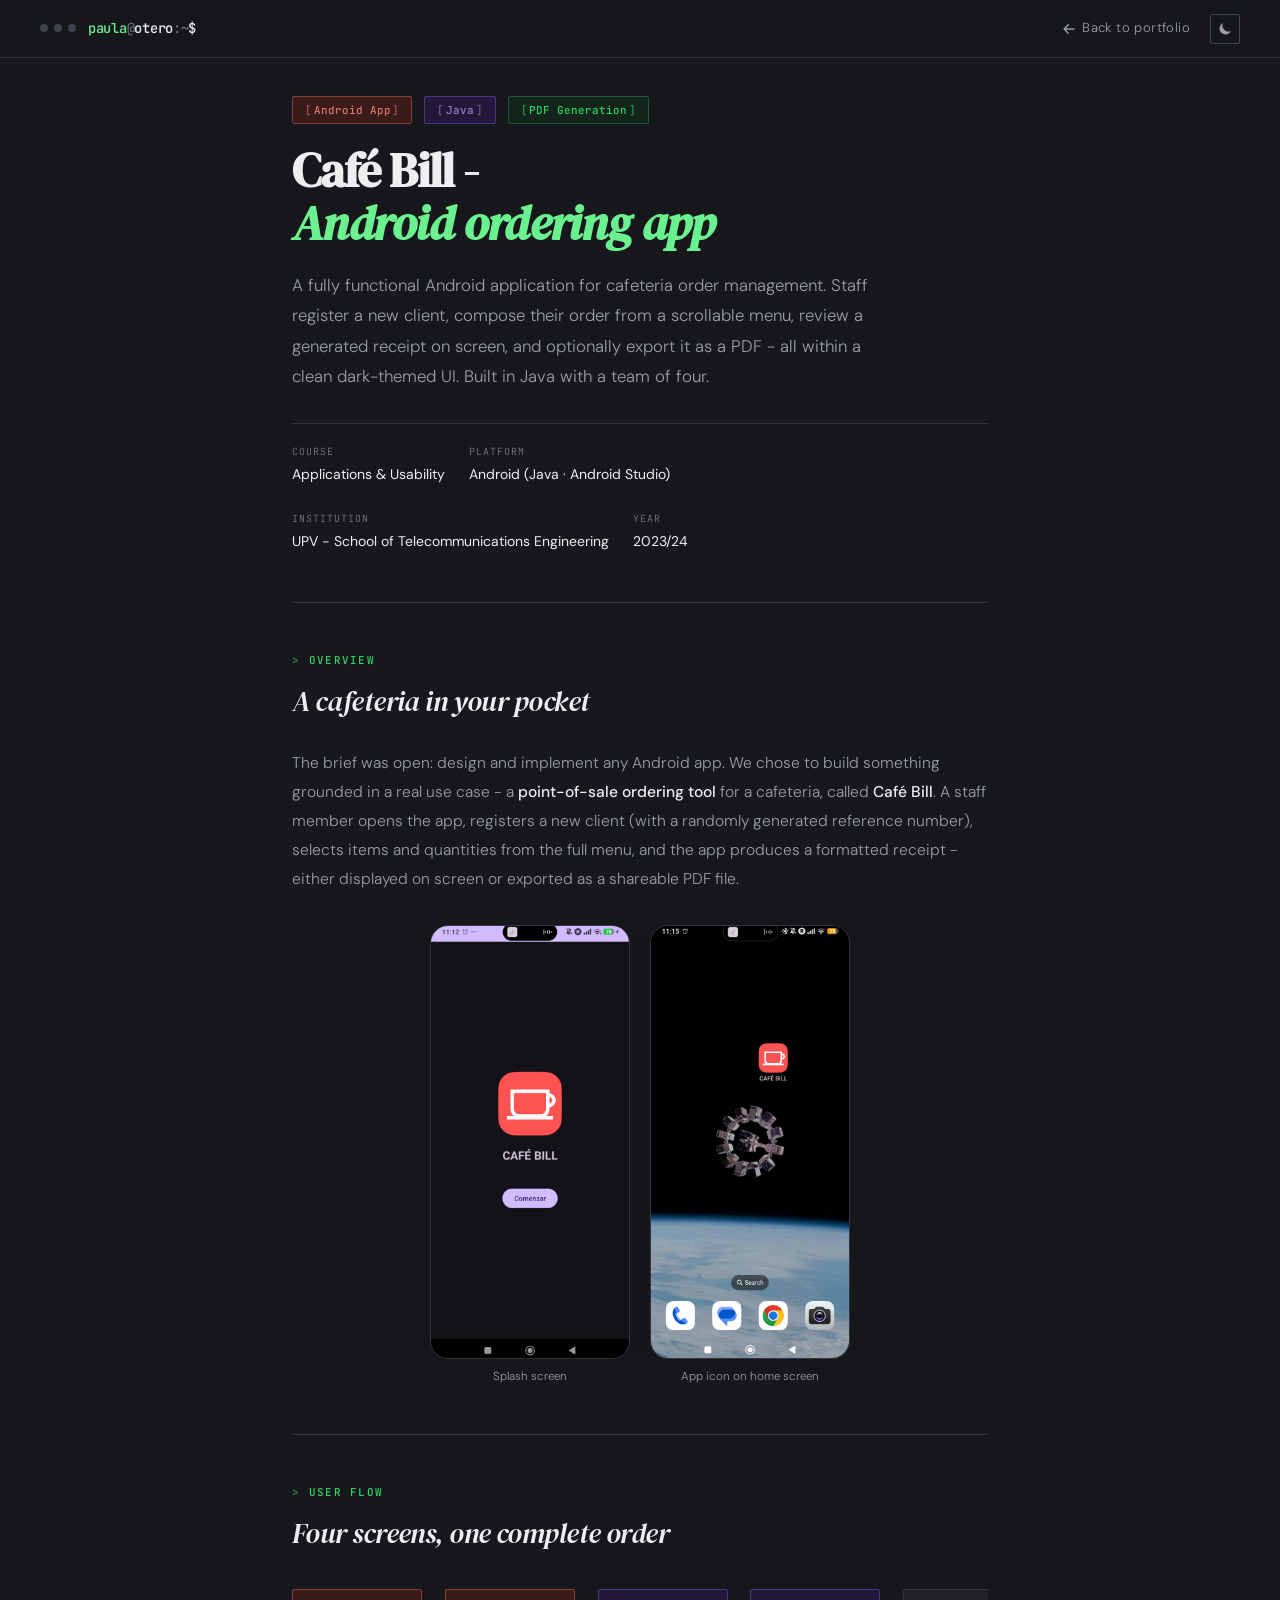
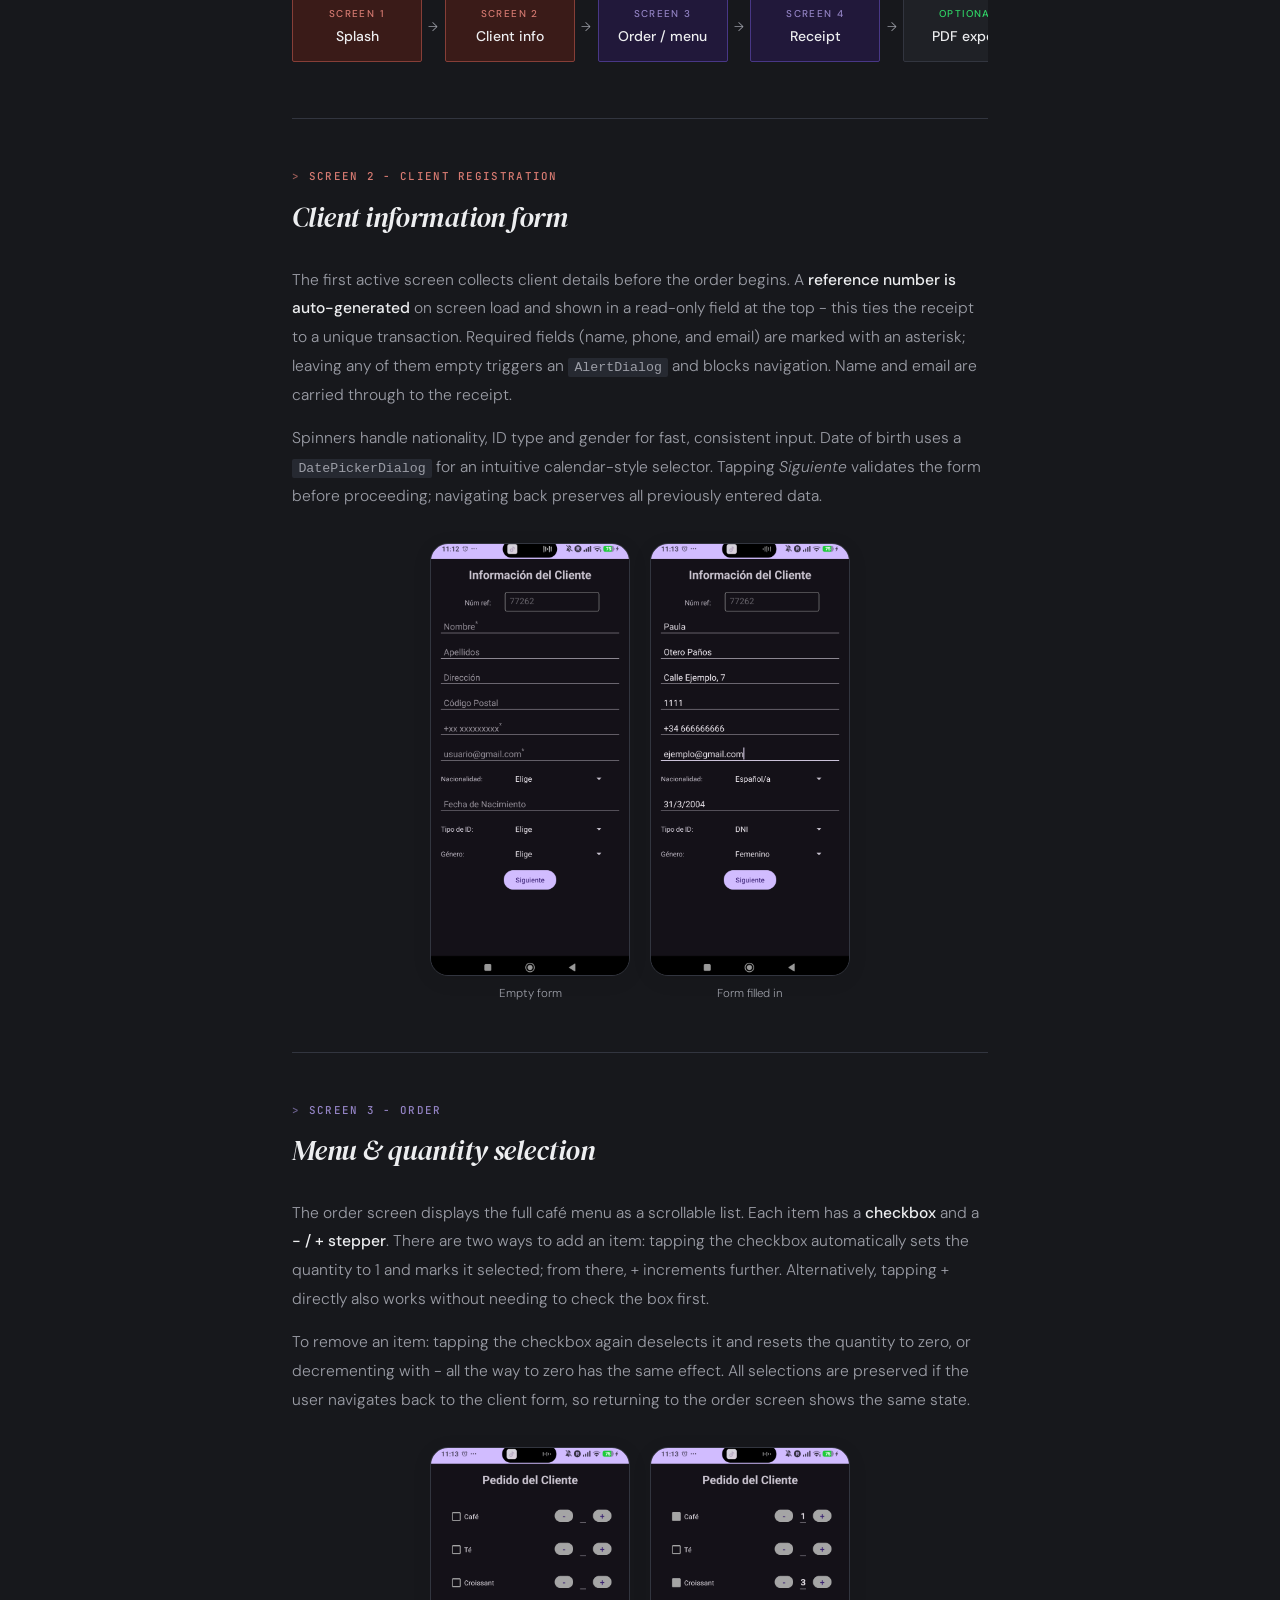
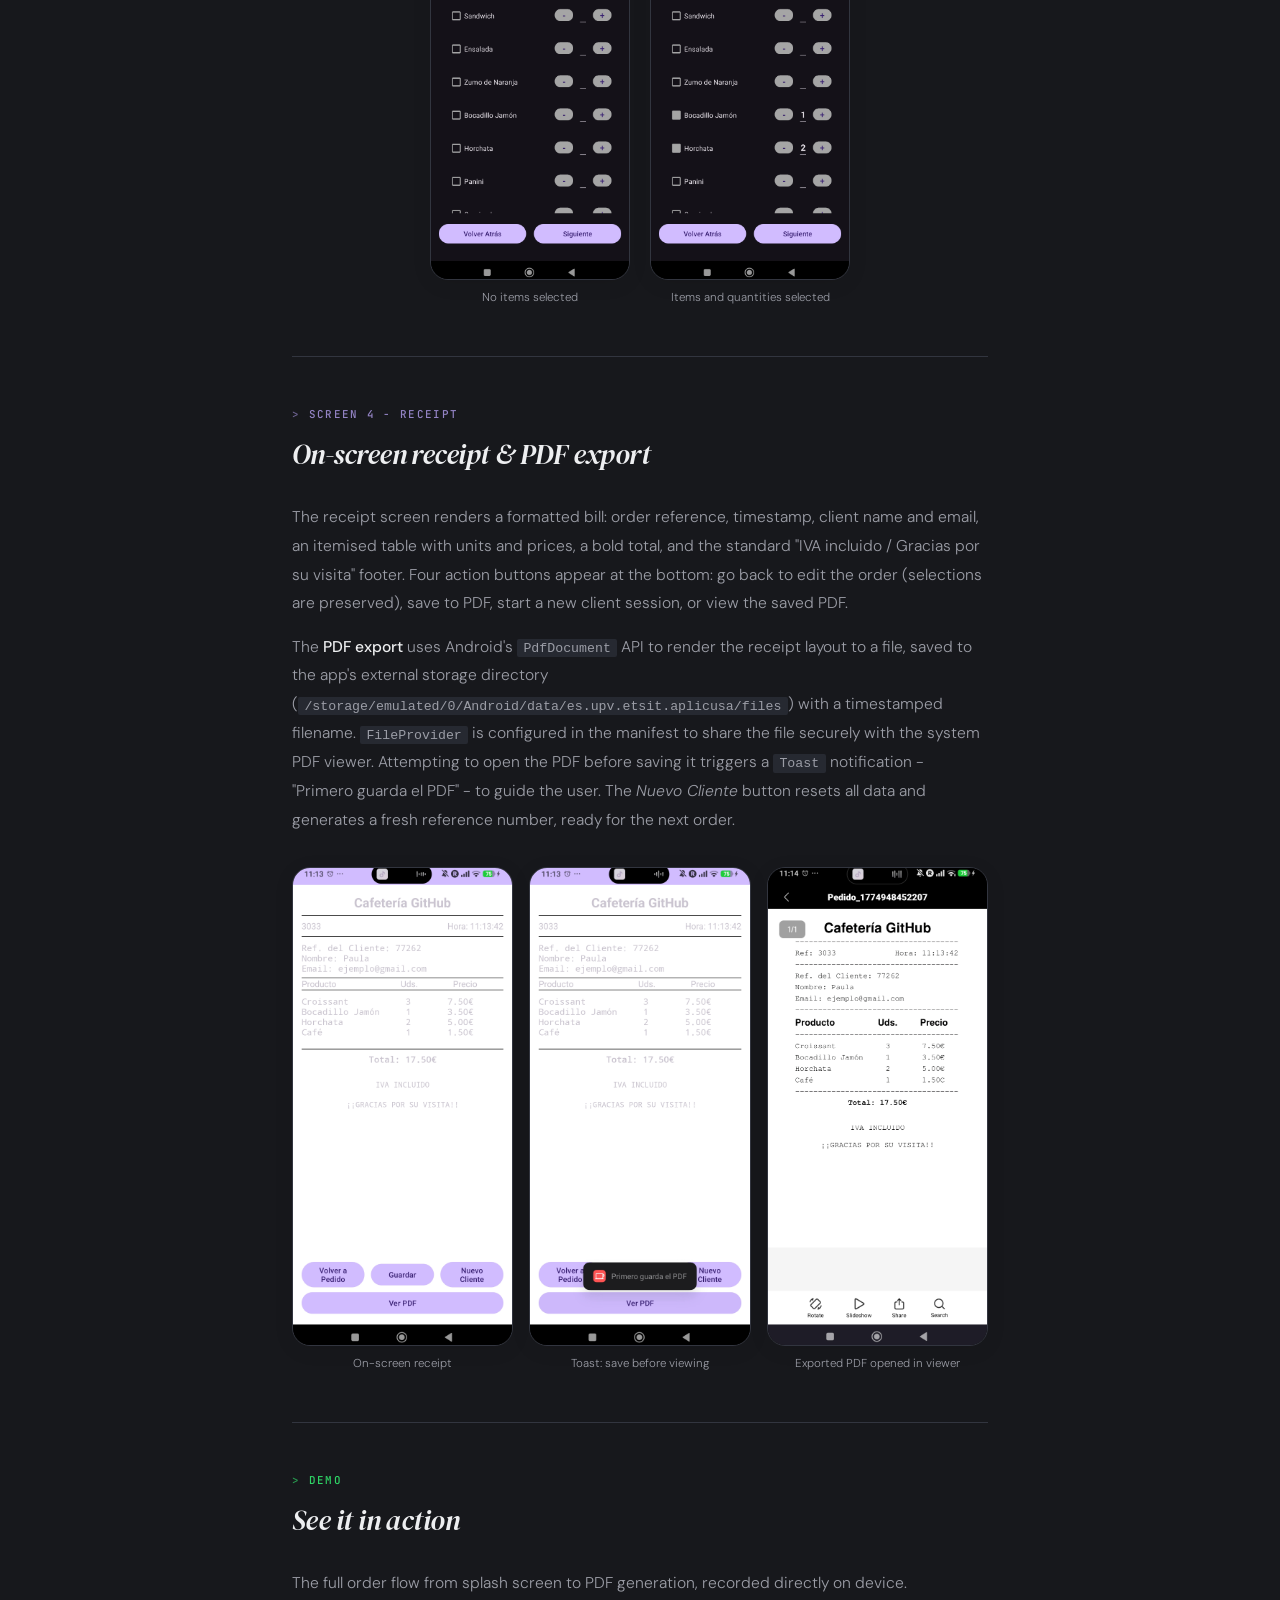
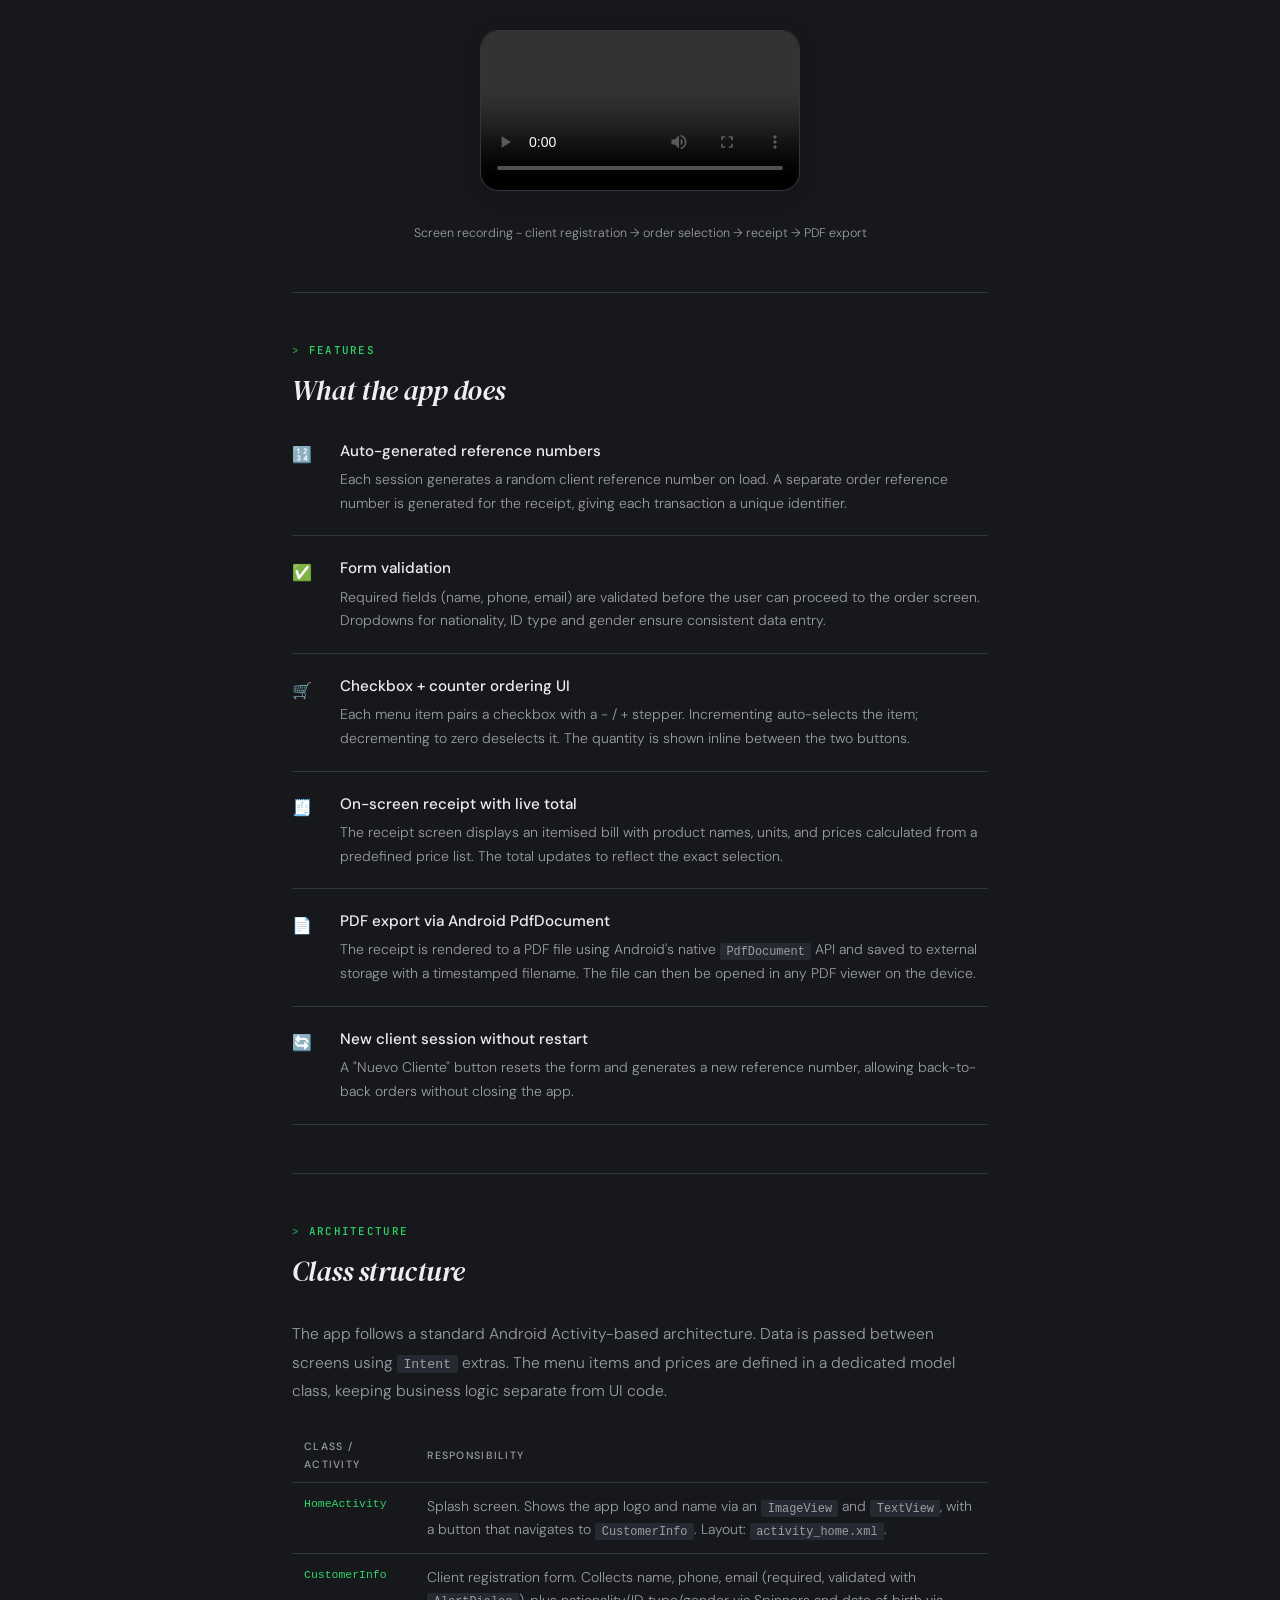
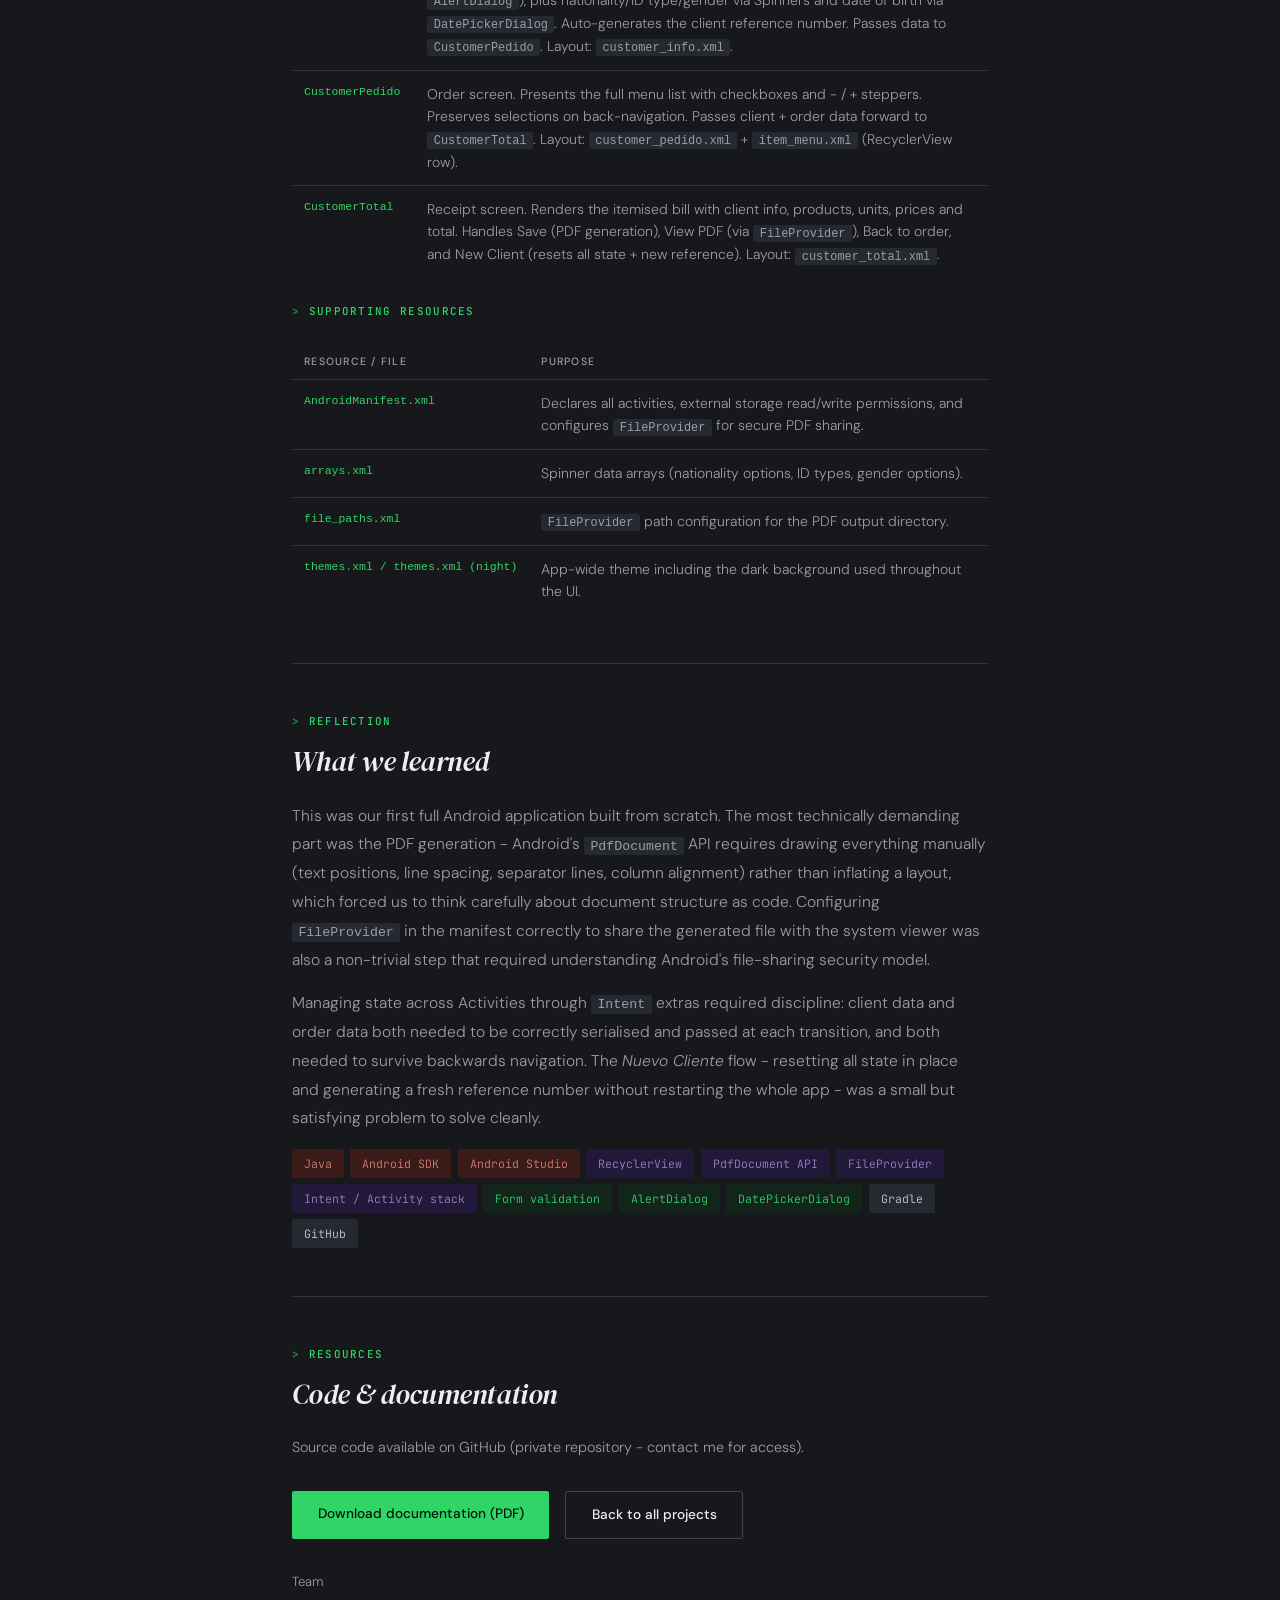
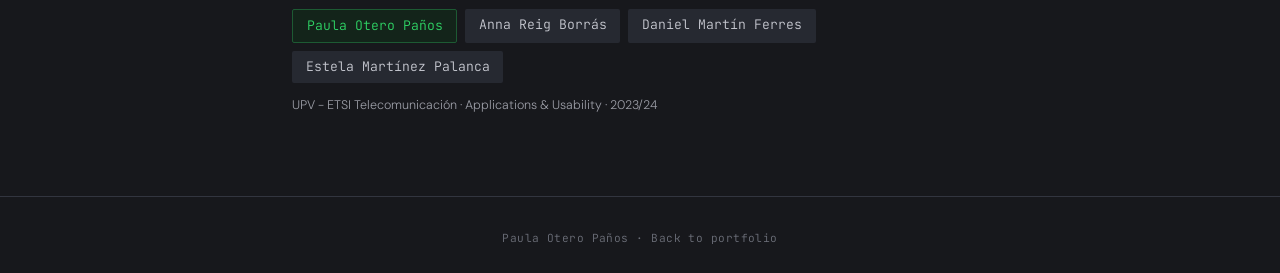
<file: cafebill.html>
<!DOCTYPE html>
<html lang="en">
<head>
<meta charset="UTF-8">
<meta name="viewport" content="width=device-width, initial-scale=1.0">
<script>
  (function () {
    try {
      if (localStorage.getItem('theme') !== 'light') {
        document.documentElement.setAttribute('data-theme', 'dark');
      }
    } catch (e) {}
  })();
</script>
<title>Café Bill - Android App</title>
<link href="https://fonts.googleapis.com/css2?family=DM+Serif+Display:ital@0;1&family=DM+Sans:opsz,wght@9..40,300;9..40,400;9..40,500&family=Caveat:wght@500;600;700&family=JetBrains+Mono:wght@400;500&display=swap" rel="stylesheet">
<style>
  :root {
    --bg: #F7F6F2;
    --surface: #FFFFFF;
    --text: #161616;
    --muted: #5E5E5E;
    --subtle: #E4E3DE;
    --accent: #1B3FAB;
    --accent-light: #ECF0FB;
    --accent-mid: #C5CEEF;
    --coral: #C0392B;
    --coral-light: #FDECEA;
    --coral-mid: #F0B8B2;
    --purple: #4A3A7A;
    --purple-light: #F0EDF8;
    --purple-mid: #C8BFE8;
    --nav-bg: rgba(247,246,242,0.92);
  }

  [data-theme="dark"] {
    --bg: #17181C;
    --surface: #1F2126;
    --text: #EDEEF0;
    --muted: #9B9DA6;
    --subtle: #32353F;
    --nav-bg: rgba(23,24,28,0.86);
    --accent: #718AD6;
    --accent-light: #18213A;
    --accent-mid: #374886;
    --coral: #D67A71;
    --coral-light: #3A1B18;
    --coral-mid: #863E37;
    --purple: #9383C4;
    --purple-light: #21183A;
    --purple-mid: #483786;
  }

  [data-theme="dark"] .screenshot-img.gray { background: #262931; color: var(--muted); }
  [data-theme="dark"] .tag-tech { background: #262931; color: #C7C9D1; }
  [data-theme="dark"] .team-chip { background: #262931; color: #C7C9D1; }
  [data-theme="dark"] code { background: #262931; }
  [data-theme="dark"] code[style] { background: #262931 !important; color: #EDEEF0 !important; }
  [data-theme="dark"] .theme-toggle .icon-sun { display: none; }
  [data-theme="dark"] .theme-toggle .icon-moon { display: block; }
  html { transition: background 0.2s; }
  body { transition: background 0.2s, color 0.2s; }
  * { margin: 0; padding: 0; box-sizing: border-box; }
  html { scroll-behavior: smooth; }
  body { font-family: 'DM Sans', sans-serif; background: var(--bg); color: var(--text); font-size: 16px; line-height: 1.7; }

  nav {
    position: fixed; top: 0; left: 0; right: 0; z-index: 100;
    background: var(--nav-bg); backdrop-filter: blur(14px);
    border-bottom: 1px solid var(--subtle);
    padding: 0 2.5rem; height: 58px;
    display: flex; align-items: center; justify-content: space-between;
  }
  .nav-logo { font-family: 'DM Serif Display', serif; font-size: 1.05rem; color: var(--text); text-decoration: none; }
  .nav-back { font-size: 0.82rem; color: var(--muted); text-decoration: none; display: flex; align-items: center; gap: 0.4rem; transition: color 0.2s; }
  .nav-back:hover { color: var(--accent); }
  .theme-toggle { width: 30px; height: 30px; border-radius: 2px; border: 1px solid var(--subtle); background: transparent; color: var(--muted); cursor: pointer; display: flex; align-items: center; justify-content: center; transition: border-color 0.2s, color 0.2s; flex-shrink: 0; }
  .theme-toggle:hover { border-color: var(--accent); color: var(--accent); }
  .theme-toggle svg { width: 15px; height: 15px; }
  .theme-toggle .icon-moon { display: none; }

  .page { max-width: 760px; margin: 0 auto; padding: 6rem 2rem 5rem; }
  hr.divider { border: none; border-top: 1px solid var(--subtle); margin: 3rem 0; }

  .label { font-size: 0.68rem; letter-spacing: 0.18em; text-transform: uppercase; font-weight: 500; margin-bottom: 0.5rem; color: var(--accent); }
  .label-coral  { color: var(--coral); }
  .label-purple { color: var(--purple); }

  .badge { display: inline-block; padding: 0.25rem 0.75rem; border-radius: 2px; font-size: 0.75rem; font-weight: 500; }
  .badge-blue   { background: var(--accent-light); color: var(--accent); border: 1px solid var(--accent-mid); }
  .badge-coral  { background: var(--coral-light); color: var(--coral); border: 1px solid var(--coral-mid); }
  .badge-purple { background: var(--purple-light); color: var(--purple); border: 1px solid var(--purple-mid); }
  .badge-dark   { background: #14151A; color: #fff; }

  .project-eyebrow { display: flex; align-items: center; gap: 0.75rem; margin-bottom: 1.25rem; flex-wrap: wrap; }
  .project-title { font-family: 'DM Serif Display', serif; font-size: clamp(2rem, 5vw, 3rem); letter-spacing: -0.025em; line-height: 1.1; margin-bottom: 1.25rem; }
  .project-title em { font-style: italic; color: var(--accent); }
  .project-subtitle { font-size: 1.05rem; color: var(--muted); font-weight: 300; line-height: 1.8; max-width: 580px; margin-bottom: 2rem; }
  .meta-row { display: flex; flex-wrap: wrap; gap: 1.5rem; border-top: 1px solid var(--subtle); padding-top: 1.25rem; }
  .meta-item { display: flex; flex-direction: column; gap: 0.15rem; }
  .meta-key { font-size: 0.66rem; letter-spacing: 0.14em; text-transform: uppercase; color: var(--muted); opacity: 0.7; }
  .meta-val { color: var(--text); font-weight: 400; font-size: 0.875rem; }

  /* PHONE MOCKUP GALLERY */
  .phone-gallery { display: grid; grid-template-columns: repeat(3, 1fr); gap: 1rem; margin: 2rem 0; }
  .phone-frame { border-radius: 18px; overflow: hidden; border: 1px solid var(--subtle); box-shadow: 0 4px 20px rgba(0,0,0,0.08); aspect-ratio: 9/19.5; background: #111; }
  .phone-frame img { width: 100%; height: 100%; object-fit: cover; display: block; }
  .phone-gallery-caption { font-size: 0.78rem; color: var(--muted); font-weight: 300; text-align: center; margin-top: -0.5rem; }

  /* WIDE PHONE PAIR */
  .phone-pair { display: grid; grid-template-columns: 1fr 1fr; gap: 1.25rem; margin: 2rem 0; }
  .phone-pair-wide { display: grid; grid-template-columns: 1fr 1fr 1fr; gap: 1rem; margin: 2rem 0; }

  /* SCREENSHOT BLOCKS (for wider shots like PDF) */
  .screenshot-block { background: var(--surface); border: 1px solid var(--subtle); border-radius: 2px; overflow: hidden; margin: 2rem 0; }
  .screenshot-label { padding: 0.6rem 1.25rem; border-bottom: 1px solid var(--subtle); font-size: 0.72rem; letter-spacing: 0.12em; text-transform: uppercase; color: var(--muted); }
  .screenshot-img { width: 100%; display: flex; align-items: center; justify-content: center; flex-direction: column; }
  .screenshot-img img { width: 100%; display: block; }
  .screenshot-caption { padding: 0.75rem 1.25rem; font-size: 0.82rem; color: var(--muted); font-weight: 300; line-height: 1.6; }

  /* VIDEO BLOCK */
  .video-block { background: #111; border-radius: 18px; overflow: hidden; border: 1px solid var(--subtle); margin: 2rem auto; max-width: 320px; box-shadow: 0 4px 24px rgba(0,0,0,0.14); }
  .video-block video { width: 100%; display: block; }
  .video-caption { font-size: 0.78rem; color: var(--muted); font-weight: 300; text-align: center; margin-top: 0.75rem; }

  /* USER FLOW */
  .flow { display: flex; align-items: flex-start; gap: 0; margin: 2rem 0; overflow-x: auto; padding-bottom: 0.5rem; }
  .flow-step { flex-shrink: 0; background: var(--surface); border: 1px solid var(--subtle); border-radius: 2px; padding: 1rem 1.1rem; min-width: 130px; text-align: center; }
  .flow-step-num { font-size: 0.62rem; letter-spacing: 0.14em; text-transform: uppercase; color: var(--accent); font-weight: 500; margin-bottom: 0.25rem; }
  .flow-step-name { font-weight: 500; font-size: 0.875rem; line-height: 1.3; }
  .flow-step.coral { background: var(--coral-light); border-color: var(--coral-mid); }
  .flow-step.coral .flow-step-num { color: var(--coral); }
  .flow-step.purple { background: var(--purple-light); border-color: var(--purple-mid); }
  .flow-step.purple .flow-step-num { color: var(--purple); }
  .flow-arrow { color: var(--muted); padding: 0 0.4rem; font-size: 0.8rem; align-self: center; flex-shrink: 0; margin-top: 0.15rem; }

  /* FEATURE LIST */
  .features { display: flex; flex-direction: column; }
  .feature-item { padding: 1.25rem 0; border-bottom: 1px solid var(--subtle); display: grid; grid-template-columns: 2rem 1fr; gap: 1rem; align-items: start; }
  .feature-item:first-child { padding-top: 0; }
  .feature-icon { font-size: 1rem; padding-top: 0.15rem; }
  .feature-title { font-weight: 500; font-size: 0.95rem; margin-bottom: 0.2rem; }
  .feature-desc { font-size: 0.875rem; color: var(--muted); font-weight: 300; line-height: 1.7; }

  /* PROSE */
  .prose p { font-size: 0.975rem; color: var(--muted); font-weight: 300; line-height: 1.85; margin-bottom: 0.9rem; }
  .prose p strong { color: var(--text); font-weight: 500; }
  code { font-size: 0.85em; background: #F0F0F0; padding: 0.1rem 0.4rem; border-radius: 2px; }

  /* CLASS TABLE */
  .class-table { width: 100%; border-collapse: collapse; margin: 1.5rem 0; font-size: 0.875rem; }
  .class-table th { text-align: left; font-size: 0.66rem; letter-spacing: 0.12em; text-transform: uppercase; color: var(--muted); padding: 0.5rem 0.75rem; border-bottom: 1px solid var(--subtle); font-weight: 500; }
  .class-table td { padding: 0.75rem 0.75rem; border-bottom: 1px solid var(--subtle); color: var(--muted); font-weight: 300; vertical-align: top; line-height: 1.6; }
  .class-table td:first-child { font-family: 'DM Mono', 'Fira Mono', monospace; color: var(--accent); font-size: 0.82em; font-weight: 400; white-space: nowrap; }
  .class-table tr:last-child td { border-bottom: none; }

  /* TAG ROW */
  .tag-row { display: flex; flex-wrap: wrap; gap: 0.4rem; margin: 1rem 0; }
  .tag { padding: 0.28rem 0.75rem; border-radius: 2px; font-size: 0.78rem; }
  .tag-tech   { background: #EFEFEF; color: #2A2A2A; }
  .tag-blue   { background: var(--accent-light); color: var(--accent); }
  .tag-coral  { background: var(--coral-light); color: var(--coral); }
  .tag-purple { background: var(--purple-light); color: var(--purple); }

  /* ACTIONS */
  .action-row { display: flex; gap: 1rem; flex-wrap: wrap; margin-top: 2rem; }
  .btn-primary { background: var(--accent); color: white; padding: 0.7rem 1.6rem; border-radius: 2px; text-decoration: none; font-size: 0.85rem; font-weight: 500; transition: opacity 0.2s; }
  .btn-primary:hover { opacity: 0.82; }
  .btn-secondary { background: transparent; color: var(--text); padding: 0.7rem 1.6rem; border-radius: 2px; text-decoration: none; font-size: 0.85rem; font-weight: 500; border: 1px solid var(--subtle); transition: border-color 0.2s; }
  .btn-secondary:hover { border-color: var(--text); }

  .team-row { display: flex; flex-wrap: wrap; gap: 0.5rem; margin-top: 1rem; }
  .team-chip { background: #F0F0F0; color: #2A2A2A; padding: 0.3rem 0.85rem; border-radius: 2px; font-size: 0.82rem; }
  .team-chip.me { background: var(--accent-light); color: var(--accent); border: 1px solid var(--accent-mid); }

  footer { border-top: 1px solid var(--subtle); padding: 2rem; text-align: center; font-size: 0.78rem; color: var(--muted); }

  @media (max-width: 580px) {
    .phone-gallery { grid-template-columns: repeat(2, 1fr); }
    .phone-pair { grid-template-columns: 1fr 1fr; }
    .phone-pair-wide { grid-template-columns: 1fr 1fr; }
    .meta-row { gap: 1rem; }
    .flow { gap: 0; }
  }
</style>
<link rel="icon" type="image/svg+xml" href="data:image/svg+xml,%3Csvg xmlns=%22http://www.w3.org/2000/svg%22 viewBox=%220 0 100 100%22%3E%3Crect width=%22100%22 height=%22100%22 rx=%2222%22 fill=%22%2317181C%22/%3E%3Cpolyline points=%2213,34 31,50 13,66%22 fill=%22none%22 stroke=%22%236BF08F%22 stroke-width=%229%22 stroke-linecap=%22round%22 stroke-linejoin=%22round%22/%3E%3Cpath d=%22M45 74V27h14a14 14 0 0 1 0 28H45%22 fill=%22none%22 stroke=%22%23fff%22 stroke-width=%229%22 stroke-linecap=%22round%22 stroke-linejoin=%22round%22/%3E%3Cline x1=%2266%22 y1=%2276%22 x2=%2288%22 y2=%2276%22 stroke=%22%236BF08F%22 stroke-width=%229%22 stroke-linecap=%22round%22/%3E%3C/svg%3E">
<link rel="stylesheet" href="assets/site.css">
<script src="assets/site.js"></script>
</head>
<body data-page="cafebill">

<nav>
  <a href="index.html" class="nav-logo" aria-label="Paula Otero"><span class="nl-text" aria-hidden="true"><span class="nl-u">paula</span><span class="nl-s">@</span>otero<span class="nl-s">:~</span><span class="nl-p">$</span></span></a>
  <div class="nav-right">
    <a href="index.html#proyectos" class="nav-back">
      <svg viewBox="0 0 20 20" fill="currentColor"><path fill-rule="evenodd" d="M9.707 16.707a1 1 0 01-1.414 0l-6-6a1 1 0 010-1.414l6-6a1 1 0 011.414 1.414L5.414 9H17a1 1 0 110 2H5.414l4.293 4.293a1 1 0 010 1.414z" clip-rule="evenodd"/></svg>
      <span>Back to portfolio</span>
    </a>
    <button class="theme-toggle" id="theme-toggle" aria-label="Toggle light / dark theme" title="Toggle theme">
      <svg class="icon-sun" viewBox="0 0 20 20" fill="currentColor"><path d="M10 4a1 1 0 011-1V2a1 1 0 10-2 0v1a1 1 0 011 1zm0 12a1 1 0 011 1v1a1 1 0 11-2 0v-1a1 1 0 011-1zM4 10a1 1 0 01-1 1H2a1 1 0 110-2h1a1 1 0 011 1zm14 0a1 1 0 01-1 1h-1a1 1 0 110-2h1a1 1 0 011 1zM5.64 5.64a1 1 0 010-1.41l-.71-.71a1 1 0 10-1.41 1.41l.7.71a1 1 0 001.42 0zm9.9 9.9a1 1 0 010-1.41l.7-.71a1 1 0 111.42 1.41l-.71.71a1 1 0 01-1.41 0zM5.64 14.36a1 1 0 00-1.41 0l-.71.7a1 1 0 101.41 1.42l.71-.71a1 1 0 000-1.41zm9.9-9.9a1 1 0 00-1.41 0l-.71.7a1 1 0 001.41 1.42l.71-.71a1 1 0 000-1.41zM10 6a4 4 0 100 8 4 4 0 000-8z"/></svg>
      <svg class="icon-moon" viewBox="0 0 20 20" fill="currentColor"><path d="M17.293 13.293A8 8 0 016.707 2.707a8.001 8.001 0 1010.586 10.586z"/></svg>
    </button>
  </div>
</nav>

<main class="page">

  <!-- HEADER -->
  <header>
    <div class="project-eyebrow">
      <span class="badge badge-coral">Android App</span>
      <span class="badge badge-purple">Java</span>
      <span class="badge badge-blue">PDF Generation</span>
    </div>
    <h1 class="project-title">Café Bill -<br><em>Android ordering app</em></h1>
    <p class="project-subtitle">
      A fully functional Android application for cafeteria order management.
      Staff register a new client, compose their order from a scrollable menu,
      review a generated receipt on screen, and optionally export it as a PDF -
      all within a clean dark-themed UI. Built in Java with a team of four.
    </p>
    <div class="meta-row">
      <div class="meta-item">
        <span class="meta-key">Course</span>
        <span class="meta-val">Applications &amp; Usability</span>
      </div>
      <div class="meta-item">
        <span class="meta-key">Platform</span>
        <span class="meta-val">Android (Java · Android Studio)</span>
      </div>
      <div class="meta-item">
        <span class="meta-key">Institution</span>
        <span class="meta-val">UPV - School of Telecommunications Engineering</span>
      </div>
      <div class="meta-item">
        <span class="meta-key">Year</span>
        <span class="meta-val">2023/24</span>
      </div>
    </div>
  </header>

  <hr class="divider">

  <!-- SPLASH + OVERVIEW -->
  <section>
    <p class="label">Overview</p>
    <h2 style="font-family:'DM Serif Display',serif;font-size:1.75rem;letter-spacing:-0.02em;margin-bottom:1.5rem;">A cafeteria in your pocket</h2>

    <div class="prose">
      <p>
        The brief was open: design and implement any Android app. We chose to build
        something grounded in a real use case - a <strong>point-of-sale ordering tool</strong> for a
        cafeteria, called <strong>Café Bill</strong>. A staff member opens the app, registers a new client
        (with a randomly generated reference number), selects items and quantities from the
        full menu, and the app produces a formatted receipt - either displayed on screen or
        exported as a shareable PDF file.
      </p>
    </div>

    <!-- Splash + home screens -->
    <div class="phone-pair" style="max-width:420px; margin: 2rem auto;">
      <div>
        <div class="phone-frame">
          <img loading="lazy" src="images/cafebill_splash.jpg" alt="Café Bill splash screen">
        </div>
        <p style="font-size:0.72rem;color:var(--muted);text-align:center;margin-top:0.5rem;">Splash screen</p>
      </div>
      <div>
        <div class="phone-frame">
          <img loading="lazy" src="images/cafebill_icon.jpg" alt="Café Bill home screen icon">
        </div>
        <p style="font-size:0.72rem;color:var(--muted);text-align:center;margin-top:0.5rem;">App icon on home screen</p>
      </div>
    </div>
  </section>

  <hr class="divider">

  <!-- USER FLOW -->
  <section>
    <p class="label">User flow</p>
    <h2 style="font-family:'DM Serif Display',serif;font-size:1.75rem;letter-spacing:-0.02em;margin-bottom:1.5rem;">Four screens, one complete order</h2>

    <div class="flow">
      <div class="flow-step coral">
        <p class="flow-step-num">Screen 1</p>
        <p class="flow-step-name">Splash</p>
      </div>
      <span class="flow-arrow">→</span>
      <div class="flow-step coral">
        <p class="flow-step-num">Screen 2</p>
        <p class="flow-step-name">Client info</p>
      </div>
      <span class="flow-arrow">→</span>
      <div class="flow-step purple">
        <p class="flow-step-num">Screen 3</p>
        <p class="flow-step-name">Order / menu</p>
      </div>
      <span class="flow-arrow">→</span>
      <div class="flow-step purple">
        <p class="flow-step-num">Screen 4</p>
        <p class="flow-step-name">Receipt</p>
      </div>
      <span class="flow-arrow">→</span>
      <div class="flow-step">
        <p class="flow-step-num">Optional</p>
        <p class="flow-step-name">PDF export</p>
      </div>
    </div>
  </section>

  <hr class="divider">

  <!-- SCREEN 1: CLIENT INFO -->
  <section>
    <p class="label label-coral">Screen 2 - Client registration</p>
    <h2 style="font-family:'DM Serif Display',serif;font-size:1.75rem;letter-spacing:-0.02em;margin-bottom:1.5rem;">Client information form</h2>

    <div class="prose">
      <p>
        The first active screen collects client details before the order begins. A
        <strong>reference number is auto-generated</strong> on screen load and shown in a read-only field
        at the top - this ties the receipt to a unique transaction. Required fields (name,
        phone, and email) are marked with an asterisk; leaving any of them empty triggers an
        <code>AlertDialog</code> and blocks navigation. Name and email are carried through to the
        receipt.
      </p>
      <p>
        Spinners handle nationality, ID type and gender for fast, consistent input. Date of
        birth uses a <code>DatePickerDialog</code> for an intuitive calendar-style selector. Tapping
        <em>Siguiente</em> validates the form before proceeding; navigating back preserves all
        previously entered data.
      </p>
    </div>

    <div class="phone-pair" style="max-width:420px; margin: 2rem auto;">
      <div>
        <div class="phone-frame">
          <img loading="lazy" src="images/cafebill_client_empty.jpg" alt="Client form empty">
        </div>
        <p style="font-size:0.72rem;color:var(--muted);text-align:center;margin-top:0.5rem;">Empty form</p>
      </div>
      <div>
        <div class="phone-frame">
          <img loading="lazy" src="images/cafebill_client_filled.jpg" alt="Client form filled">
        </div>
        <p style="font-size:0.72rem;color:var(--muted);text-align:center;margin-top:0.5rem;">Form filled in</p>
      </div>
    </div>
  </section>

  <hr class="divider">

  <!-- SCREEN 2: ORDER -->
  <section>
    <p class="label label-purple">Screen 3 - Order</p>
    <h2 style="font-family:'DM Serif Display',serif;font-size:1.75rem;letter-spacing:-0.02em;margin-bottom:1.5rem;">Menu &amp; quantity selection</h2>

    <div class="prose">
      <p>
        The order screen displays the full café menu as a scrollable list. Each item has a
        <strong>checkbox</strong> and a <strong>− / + stepper</strong>. There are two ways to add an item: tapping the
        checkbox automatically sets the quantity to 1 and marks it selected; from there, +
        increments further. Alternatively, tapping + directly also works without needing to
        check the box first.
      </p>
      <p>
        To remove an item: tapping the checkbox again deselects it and resets the quantity
        to zero, or decrementing with − all the way to zero has the same effect. All
        selections are preserved if the user navigates back to the client form, so returning
        to the order screen shows the same state.
      </p>
    </div>

    <div class="phone-pair" style="max-width:420px; margin: 2rem auto;">
      <div>
        <div class="phone-frame">
          <img loading="lazy" src="images/cafebill_order_empty.jpg" alt="Order screen empty">
        </div>
        <p style="font-size:0.72rem;color:var(--muted);text-align:center;margin-top:0.5rem;">No items selected</p>
      </div>
      <div>
        <div class="phone-frame">
          <img loading="lazy" src="images/cafebill_order_filled.jpg" alt="Order screen with items">
        </div>
        <p style="font-size:0.72rem;color:var(--muted);text-align:center;margin-top:0.5rem;">Items and quantities selected</p>
      </div>
    </div>
  </section>

  <hr class="divider">

  <!-- SCREEN 3: RECEIPT -->
  <section>
    <p class="label label-purple">Screen 4 - Receipt</p>
    <h2 style="font-family:'DM Serif Display',serif;font-size:1.75rem;letter-spacing:-0.02em;margin-bottom:1.5rem;">On-screen receipt &amp; PDF export</h2>

    <div class="prose">
      <p>
        The receipt screen renders a formatted bill: order reference, timestamp, client name
        and email, an itemised table with units and prices, a bold total, and the standard
        "IVA incluido / Gracias por su visita" footer. Four action buttons appear at the
        bottom: go back to edit the order (selections are preserved), save to PDF, start a
        new client session, or view the saved PDF.
      </p>
      <p>
        The <strong>PDF export</strong> uses Android's <code>PdfDocument</code> API to render the receipt layout to a
        file, saved to the app's external storage directory
        (<code>/storage/emulated/0/Android/data/es.upv.etsit.aplicusa/files</code>) with a timestamped
        filename. <code>FileProvider</code> is configured in the manifest to share the file securely with
        the system PDF viewer. Attempting to open the PDF before saving it triggers a
        <code>Toast</code> notification - "Primero guarda el PDF" - to guide the user. The
        <em>Nuevo Cliente</em> button resets all data and generates a fresh reference number,
        ready for the next order.
      </p>
    </div>

    <div class="phone-pair-wide" style="margin: 2rem auto;">
      <div>
        <div class="phone-frame">
          <img loading="lazy" src="images/cafebill_receipt.jpg" alt="Receipt screen">
        </div>
        <p style="font-size:0.72rem;color:var(--muted);text-align:center;margin-top:0.5rem;">On-screen receipt</p>
      </div>
      <div>
        <div class="phone-frame">
          <img loading="lazy" src="images/cafebill_toast.jpg" alt="Save PDF toast notification">
        </div>
        <p style="font-size:0.72rem;color:var(--muted);text-align:center;margin-top:0.5rem;">Toast: save before viewing</p>
      </div>
      <div>
        <div class="phone-frame">
          <img loading="lazy" src="images/cafebill_pdf.jpg" alt="PDF exported and viewed">
        </div>
        <p style="font-size:0.72rem;color:var(--muted);text-align:center;margin-top:0.5rem;">Exported PDF opened in viewer</p>
      </div>
    </div>
  </section>

  <hr class="divider">

  <!-- VIDEO -->
  <section>
    <p class="label">Demo</p>
    <h2 style="font-family:'DM Serif Display',serif;font-size:1.75rem;letter-spacing:-0.02em;margin-bottom:1.5rem;">See it in action</h2>

    <div class="prose">
      <p>
        The full order flow from splash screen to PDF generation, recorded directly on device.
      </p>
    </div>

    <div class="video-block">
      <video
        src="videos/cafebill_demo_sin_audio.mp4"
        controls
        playsinline
        autoplay
        style="width:100%; display:block; border-radius:18px;">
      </video>
    </div>
    <p class="video-caption">Screen recording - client registration → order selection → receipt → PDF export</p>
  </section>

  <hr class="divider">

  <!-- FEATURES -->
  <section>
    <p class="label">Features</p>
    <h2 style="font-family:'DM Serif Display',serif;font-size:1.75rem;letter-spacing:-0.02em;margin-bottom:1.5rem;">What the app does</h2>

    <div class="features">
      <div class="feature-item">
        <span class="feature-icon">🔢</span>
        <div>
          <p class="feature-title">Auto-generated reference numbers</p>
          <p class="feature-desc">Each session generates a random client reference number on load. A separate order reference number is generated for the receipt, giving each transaction a unique identifier.</p>
        </div>
      </div>
      <div class="feature-item">
        <span class="feature-icon">✅</span>
        <div>
          <p class="feature-title">Form validation</p>
          <p class="feature-desc">Required fields (name, phone, email) are validated before the user can proceed to the order screen. Dropdowns for nationality, ID type and gender ensure consistent data entry.</p>
        </div>
      </div>
      <div class="feature-item">
        <span class="feature-icon">🛒</span>
        <div>
          <p class="feature-title">Checkbox + counter ordering UI</p>
          <p class="feature-desc">Each menu item pairs a checkbox with a − / + stepper. Incrementing auto-selects the item; decrementing to zero deselects it. The quantity is shown inline between the two buttons.</p>
        </div>
      </div>
      <div class="feature-item">
        <span class="feature-icon">🧾</span>
        <div>
          <p class="feature-title">On-screen receipt with live total</p>
          <p class="feature-desc">The receipt screen displays an itemised bill with product names, units, and prices calculated from a predefined price list. The total updates to reflect the exact selection.</p>
        </div>
      </div>
      <div class="feature-item">
        <span class="feature-icon">📄</span>
        <div>
          <p class="feature-title">PDF export via Android PdfDocument</p>
          <p class="feature-desc">The receipt is rendered to a PDF file using Android's native <code>PdfDocument</code> API and saved to external storage with a timestamped filename. The file can then be opened in any PDF viewer on the device.</p>
        </div>
      </div>
      <div class="feature-item">
        <span class="feature-icon">🔄</span>
        <div>
          <p class="feature-title">New client session without restart</p>
          <p class="feature-desc">A "Nuevo Cliente" button resets the form and generates a new reference number, allowing back-to-back orders without closing the app.</p>
        </div>
      </div>
    </div>
  </section>

  <hr class="divider">

  <!-- ARCHITECTURE -->
  <section>
    <p class="label">Architecture</p>
    <h2 style="font-family:'DM Serif Display',serif;font-size:1.75rem;letter-spacing:-0.02em;margin-bottom:1.5rem;">Class structure</h2>

    <div class="prose">
      <p>
        The app follows a standard Android Activity-based architecture. Data is passed
        between screens using <code>Intent</code> extras. The menu items and prices are defined
        in a dedicated model class, keeping business logic separate from UI code.
      </p>
    </div>

    <table class="class-table">
      <thead>
        <tr>
          <th>Class / Activity</th>
          <th>Responsibility</th>
        </tr>
      </thead>
      <tbody>
        <tr>
          <td>HomeActivity</td>
          <td>Splash screen. Shows the app logo and name via an <code>ImageView</code> and <code>TextView</code>, with a button that navigates to <code>CustomerInfo</code>. Layout: <code>activity_home.xml</code>.</td>
        </tr>
        <tr>
          <td>CustomerInfo</td>
          <td>Client registration form. Collects name, phone, email (required, validated with <code>AlertDialog</code>), plus nationality/ID type/gender via Spinners and date of birth via <code>DatePickerDialog</code>. Auto-generates the client reference number. Passes data to <code>CustomerPedido</code>. Layout: <code>customer_info.xml</code>.</td>
        </tr>
        <tr>
          <td>CustomerPedido</td>
          <td>Order screen. Presents the full menu list with checkboxes and − / + steppers. Preserves selections on back-navigation. Passes client + order data forward to <code>CustomerTotal</code>. Layout: <code>customer_pedido.xml</code> + <code>item_menu.xml</code> (RecyclerView row).</td>
        </tr>
        <tr>
          <td>CustomerTotal</td>
          <td>Receipt screen. Renders the itemised bill with client info, products, units, prices and total. Handles Save (PDF generation), View PDF (via <code>FileProvider</code>), Back to order, and New Client (resets all state + new reference). Layout: <code>customer_total.xml</code>.</td>
        </tr>
      </tbody>
    </table>

    <div style="margin-top:1.5rem;">
      <p class="label" style="margin-bottom:0.75rem;">Supporting resources</p>
      <table class="class-table">
        <thead>
          <tr>
            <th>Resource / File</th>
            <th>Purpose</th>
          </tr>
        </thead>
        <tbody>
          <tr>
            <td>AndroidManifest.xml</td>
            <td>Declares all activities, external storage read/write permissions, and configures <code>FileProvider</code> for secure PDF sharing.</td>
          </tr>
          <tr>
            <td>arrays.xml</td>
            <td>Spinner data arrays (nationality options, ID types, gender options).</td>
          </tr>
          <tr>
            <td>file_paths.xml</td>
            <td><code>FileProvider</code> path configuration for the PDF output directory.</td>
          </tr>
          <tr>
            <td>themes.xml / themes.xml (night)</td>
            <td>App-wide theme including the dark background used throughout the UI.</td>
          </tr>
        </tbody>
      </table>
    </div>
  </section>

  <hr class="divider">

  <!-- REFLECTION -->
  <section>
    <p class="label">Reflection</p>
    <h2 style="font-family:'DM Serif Display',serif;font-size:1.75rem;letter-spacing:-0.02em;margin-bottom:1rem;">What we learned</h2>
    <div class="prose">
      <p>
        This was our first full Android application built from scratch. The most technically
        demanding part was the PDF generation - Android's <code>PdfDocument</code> API requires
        drawing everything manually (text positions, line spacing, separator lines, column
        alignment) rather than inflating a layout, which forced us to think carefully about
        document structure as code. Configuring <code>FileProvider</code> in the manifest correctly
        to share the generated file with the system viewer was also a non-trivial step that
        required understanding Android's file-sharing security model.
      </p>
      <p>
        Managing state across Activities through <code>Intent</code> extras required discipline:
        client data and order data both needed to be correctly serialised and passed at each
        transition, and both needed to survive backwards navigation. The <em>Nuevo Cliente</em>
        flow - resetting all state in place and generating a fresh reference number without
        restarting the whole app - was a small but satisfying problem to solve cleanly.
      </p>
    </div>

    <div class="tag-row">
      <span class="tag tag-coral">Java</span>
      <span class="tag tag-coral">Android SDK</span>
      <span class="tag tag-coral">Android Studio</span>
      <span class="tag tag-purple">RecyclerView</span>
      <span class="tag tag-purple">PdfDocument API</span>
      <span class="tag tag-purple">FileProvider</span>
      <span class="tag tag-purple">Intent / Activity stack</span>
      <span class="tag tag-blue">Form validation</span>
      <span class="tag tag-blue">AlertDialog</span>
      <span class="tag tag-blue">DatePickerDialog</span>
      <span class="tag tag-tech">Gradle</span>
      <span class="tag tag-tech">GitHub</span>
    </div>
  </section>

  <hr class="divider">

  <!-- RESOURCES -->
  <section>
    <p class="label">Resources</p>
    <h2 style="font-family:'DM Serif Display',serif;font-size:1.75rem;letter-spacing:-0.02em;margin-bottom:1rem;">Code &amp; documentation</h2>
    <p style="font-size:0.9rem;color:var(--muted);font-weight:300;margin-bottom:1.5rem;">
      Source code available on GitHub (private repository - contact me for access).
    </p>
    <div class="action-row">
      <a href="presentations/APP_presentation.pdf" target="_blank" class="btn-primary">Download documentation (PDF)</a>
      <a href="index.html#proyectos" class="btn-secondary">Back to all projects</a>
    </div>
    <p style="font-size:0.82rem;color:var(--muted);font-weight:300;margin-top:2rem;margin-bottom:0.5rem;">Team</p>
    <div class="team-row">
      <span class="team-chip me">Paula Otero Paños</span>
      <span class="team-chip">Anna Reig Borrás</span>
      <span class="team-chip">Daniel Martín Ferres</span>
      <span class="team-chip">Estela Martínez Palanca</span>
    </div>
    <p style="font-size:0.78rem;color:var(--muted);font-weight:300;margin-top:0.75rem;">
      UPV - ETSI Telecomunicación · Applications &amp; Usability · 2023/24
    </p>
  </section>

</main>

<footer>
  Paula Otero Paños · <a href="index.html">Back to portfolio</a>
</footer>

</body>
</html>
</file>
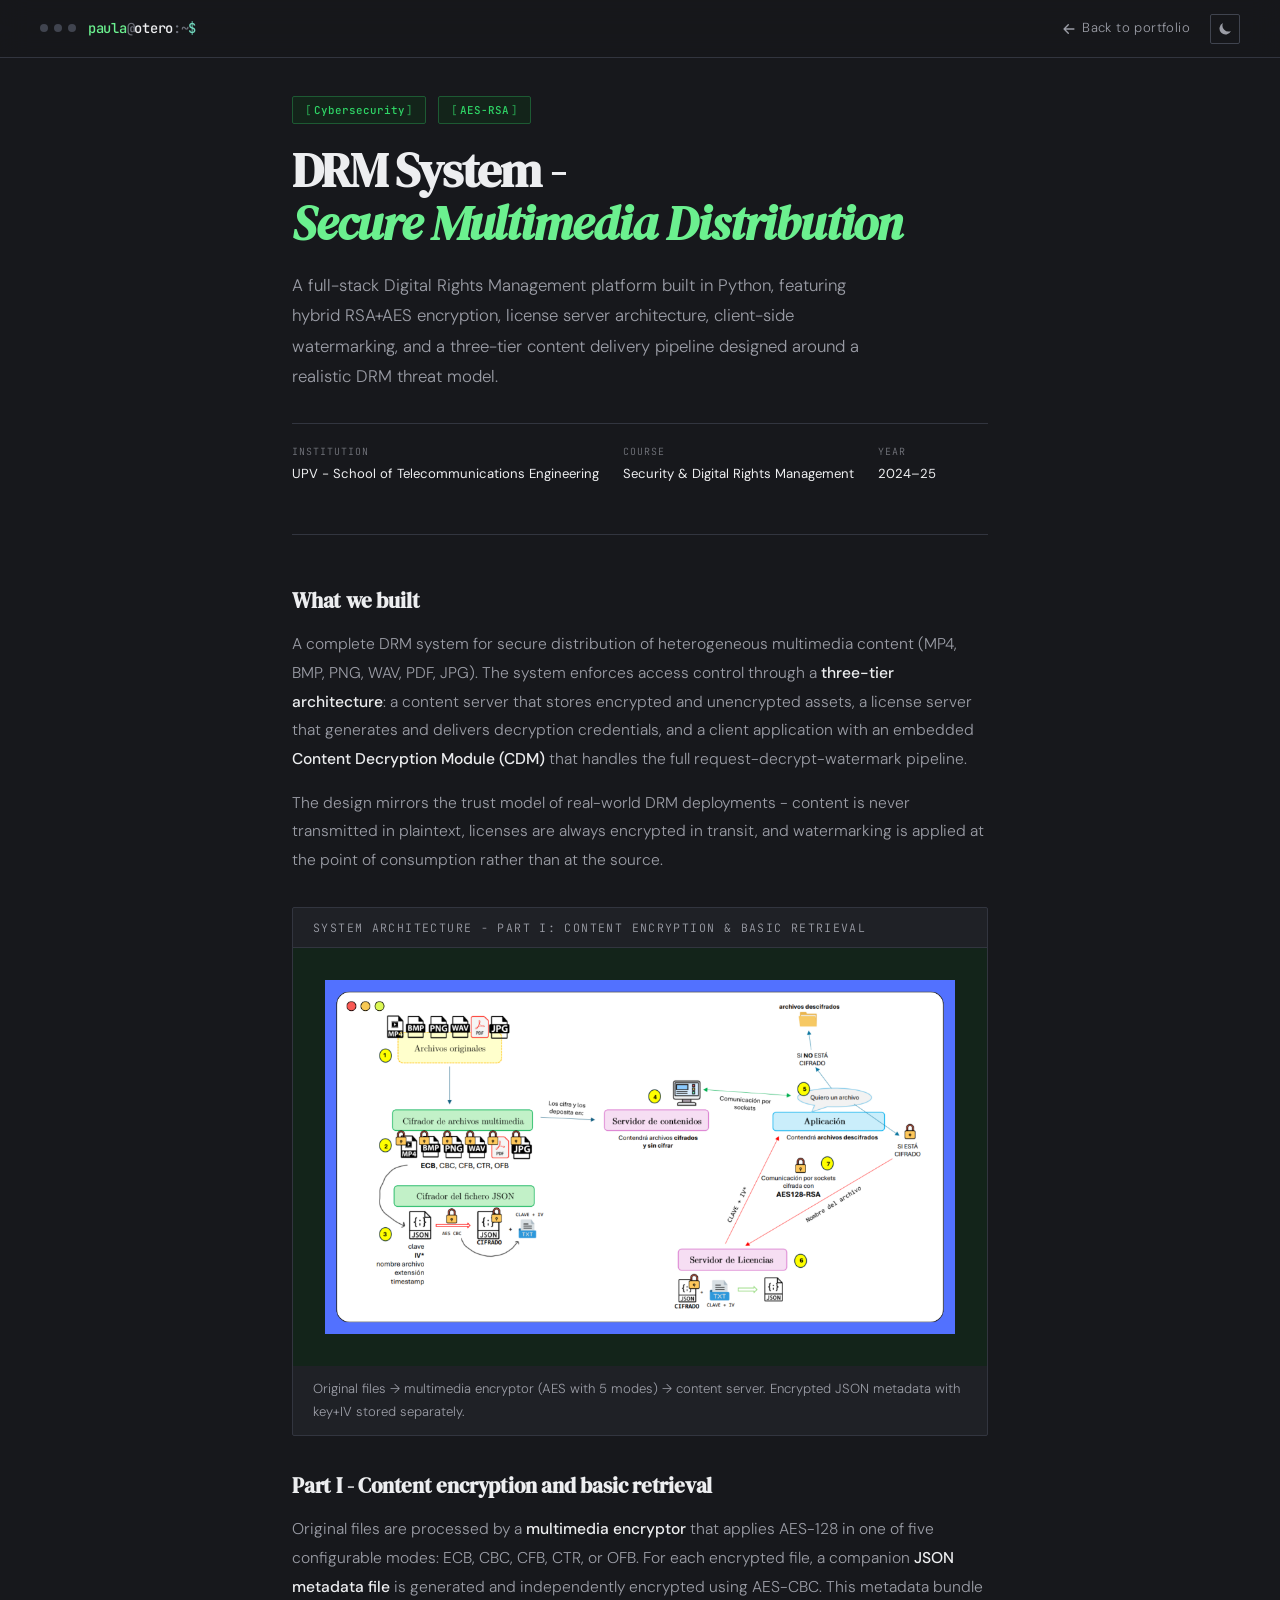
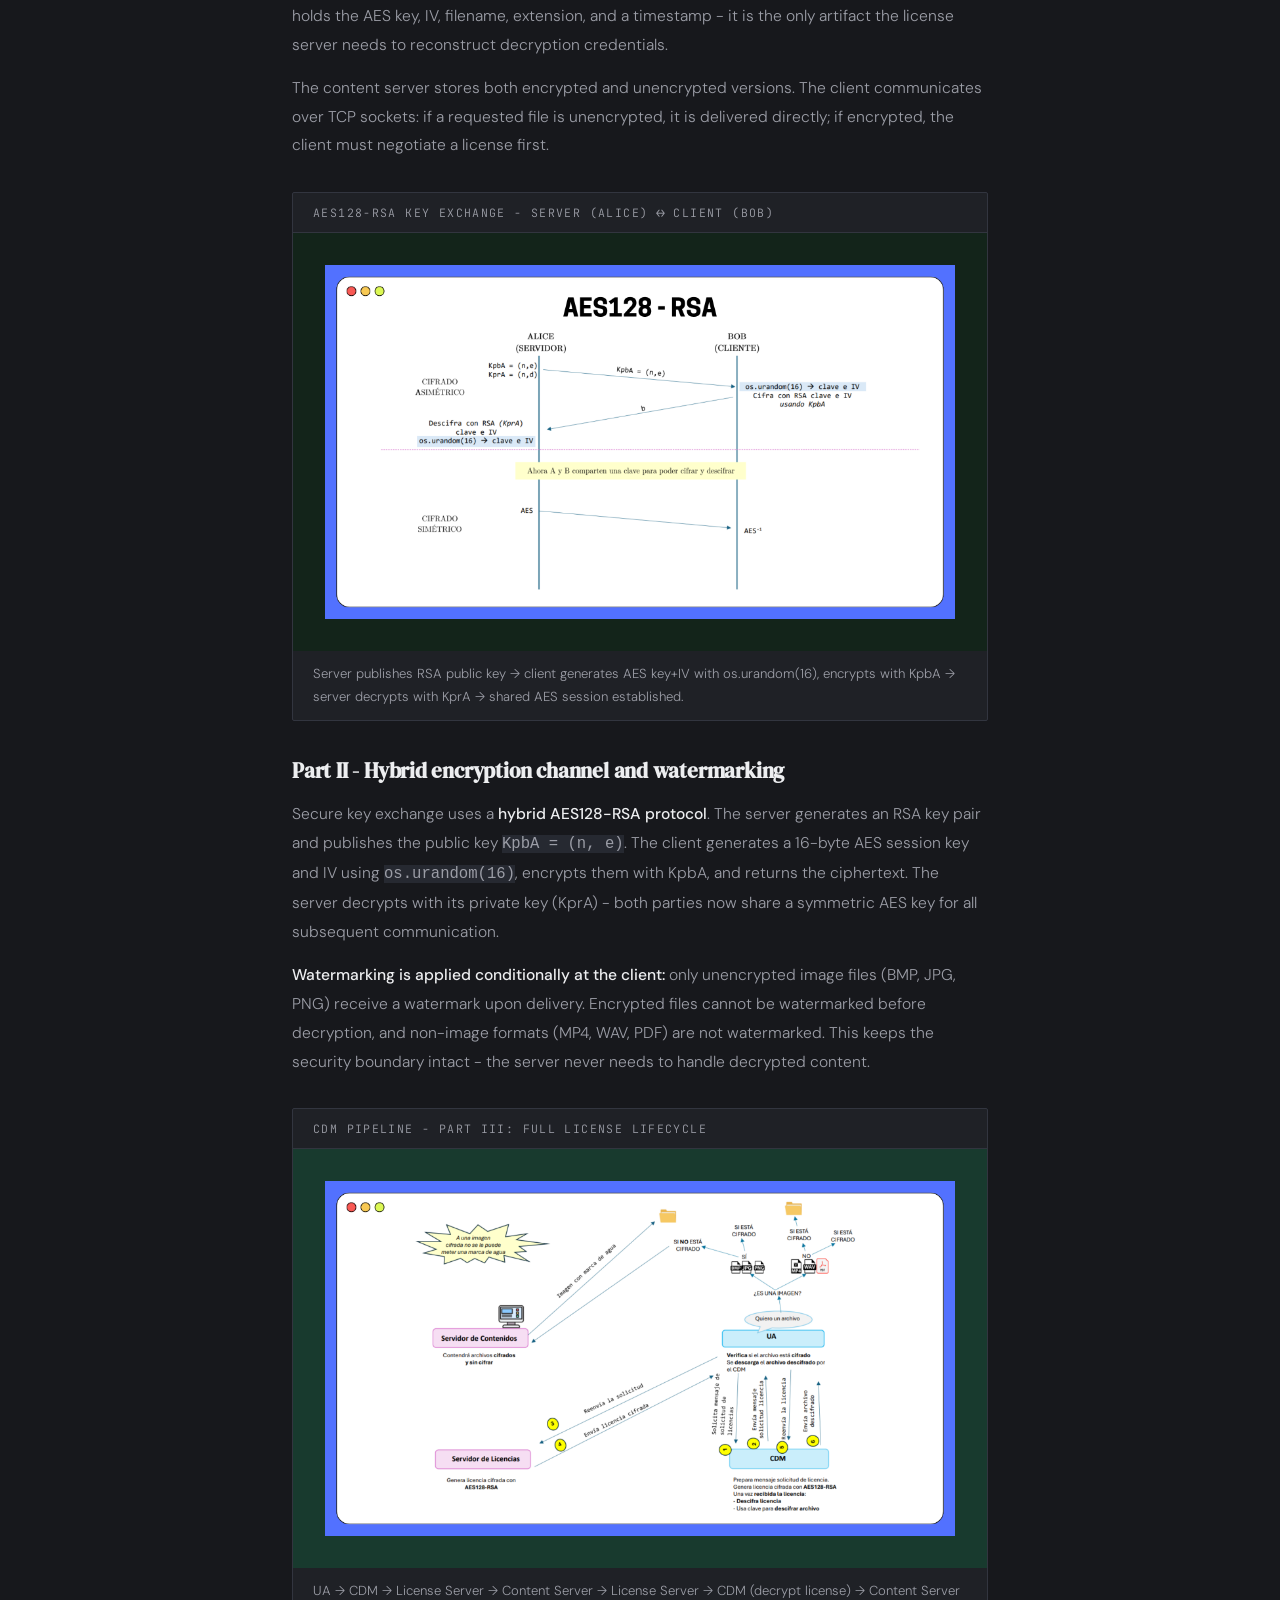
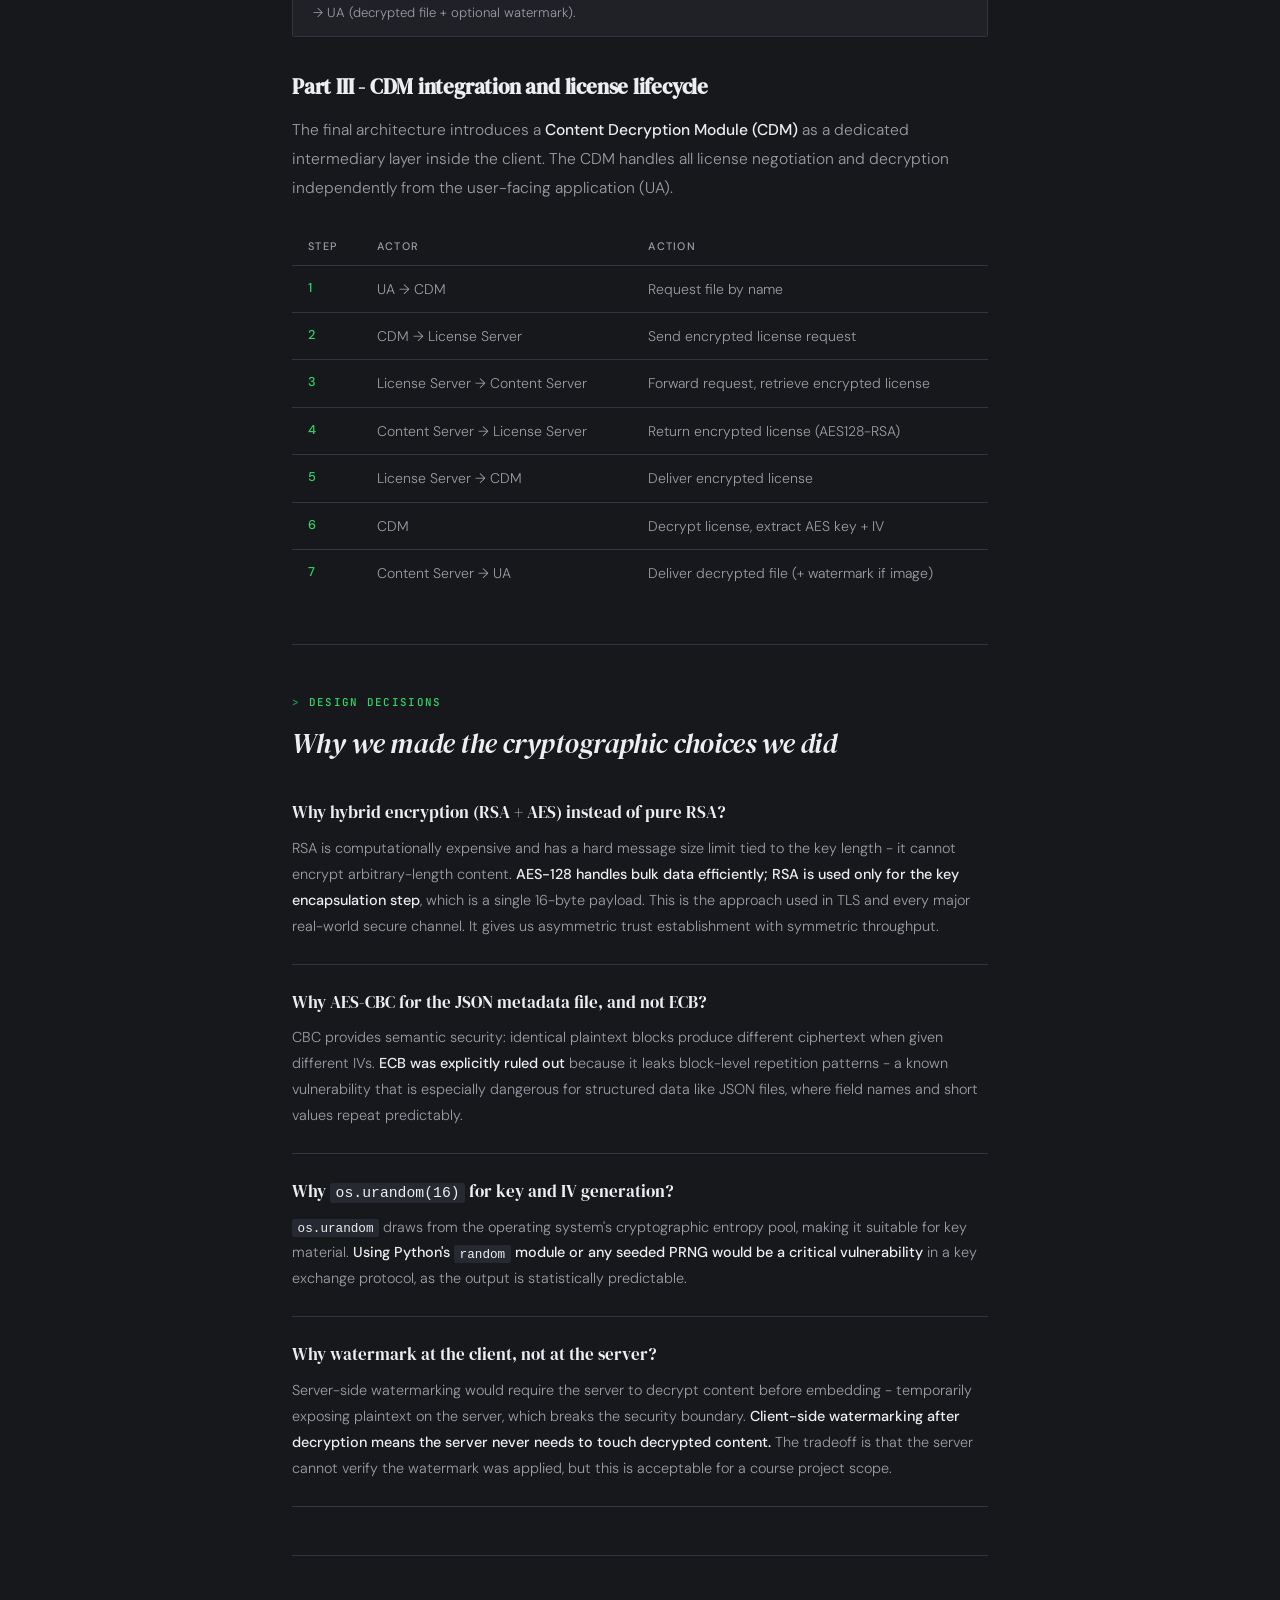
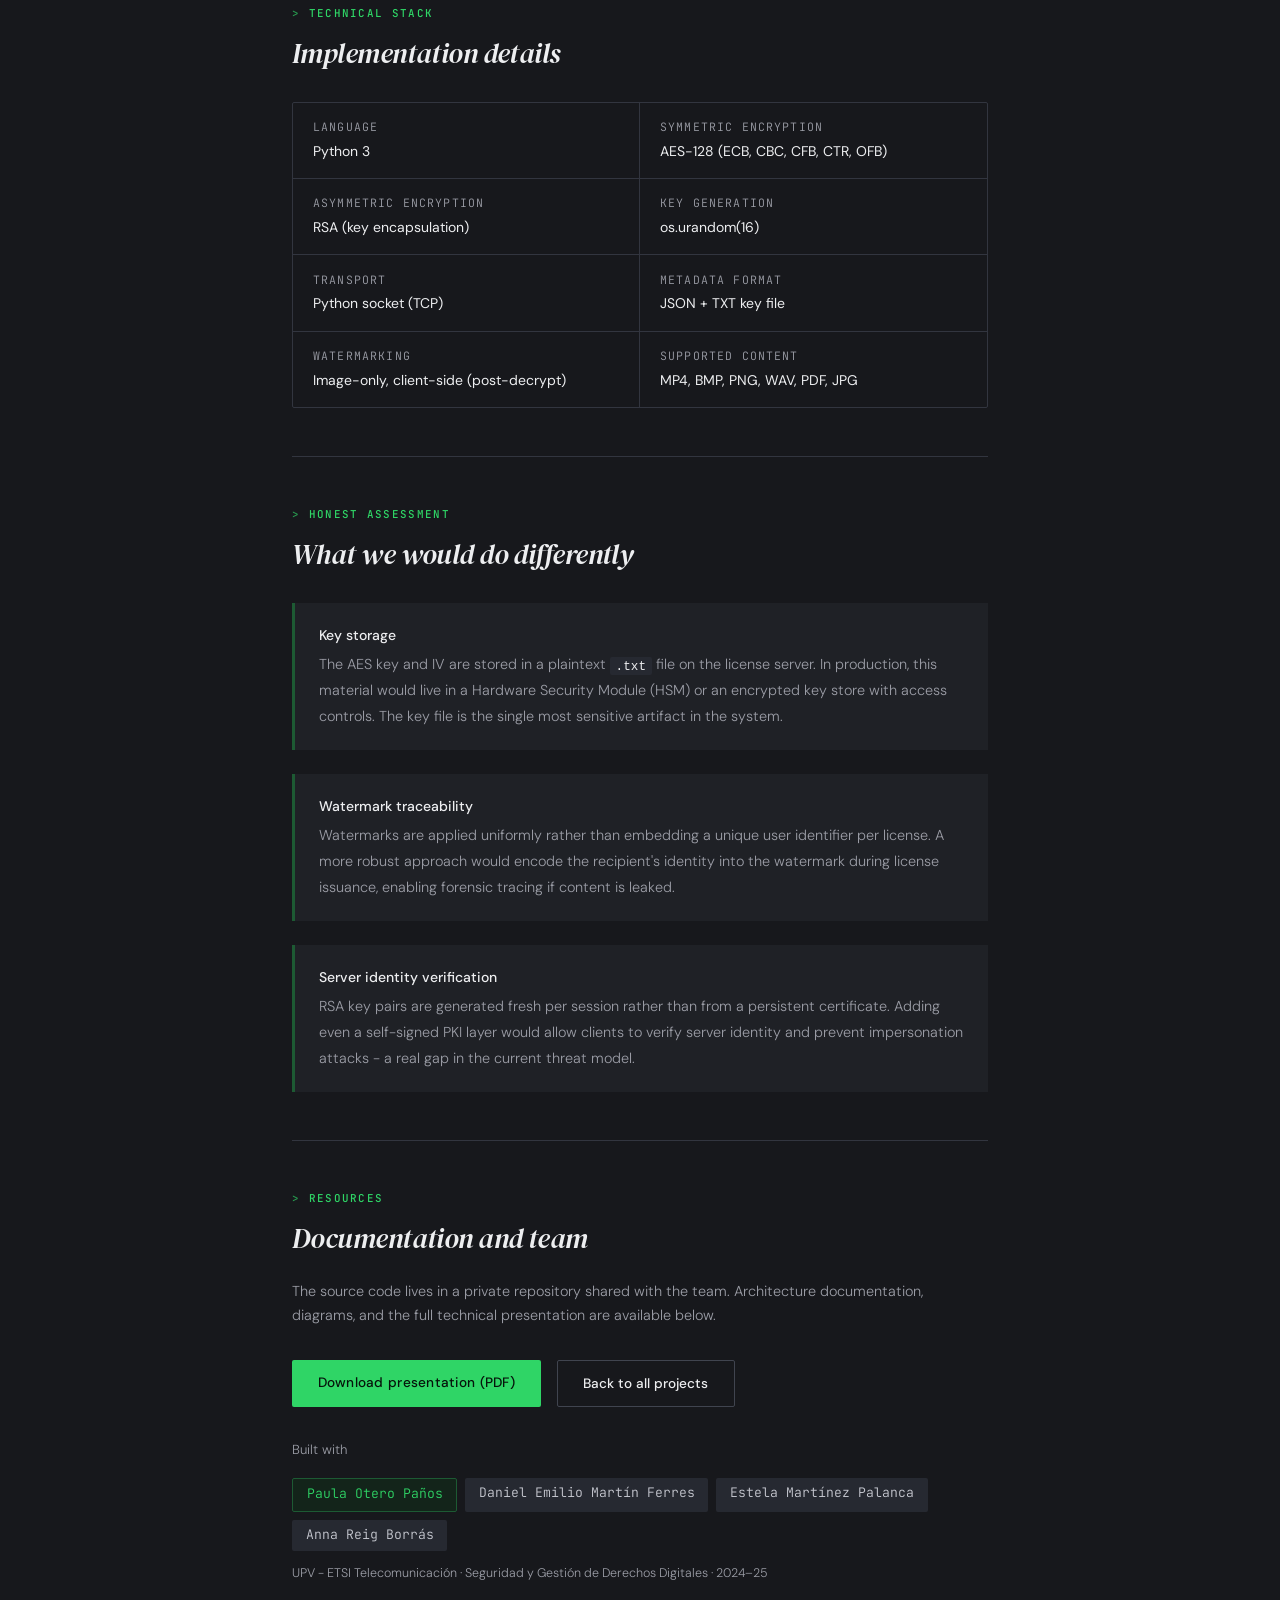
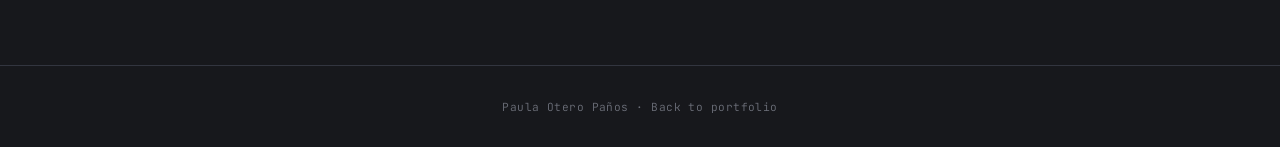
<file: drm.html>
<!DOCTYPE html>
<html lang="en">
<head>
<meta charset="UTF-8">
<meta name="viewport" content="width=device-width, initial-scale=1.0">
<script>
  (function () {
    try {
      if (localStorage.getItem('theme') !== 'light') {
        document.documentElement.setAttribute('data-theme', 'dark');
      }
    } catch (e) {}
  })();
</script>
<title>DRM System</title>
<link href="https://fonts.googleapis.com/css2?family=DM+Serif+Display:ital@0;1&family=DM+Sans:opsz,wght@9..40,300;9..40,400;9..40,500&family=Caveat:wght@500;600;700&family=JetBrains+Mono:wght@400;500&display=swap" rel="stylesheet">
<style>
  :root {
    --bg: #F7F6F2;
    --surface: #FFFFFF;
    --text: #161616;
    --muted: #5E5E5E;
    --subtle: #E4E3DE;
    --accent: #1B3FAB;
    --accent-light: #ECF0FB;
    --accent-mid: #C5CEEF;
    --green: #0E6E56;
    --green-light: #E1F5EE;
    --mono: 'DM Mono', 'Fira Mono', monospace;
    --nav-bg: rgba(247,246,242,0.92);
  }

  [data-theme="dark"] {
    --bg: #17181C;
    --surface: #1F2126;
    --text: #EDEEF0;
    --muted: #9B9DA6;
    --subtle: #32353F;
    --nav-bg: rgba(23,24,28,0.86);
    --accent: #718AD6;
    --accent-light: #18213A;
    --accent-mid: #374886;
    --green: #71D6BC;
    --green-light: #183A2E;
  }

  [data-theme="dark"] .screenshot-img.gray { background: #262931; color: var(--muted); }
  [data-theme="dark"] .tag-tech { background: #262931; color: #C7C9D1; }
  [data-theme="dark"] .team-chip { background: #262931; color: #C7C9D1; }
  [data-theme="dark"] code { background: #262931; }
  [data-theme="dark"] code[style] { background: #262931 !important; color: #EDEEF0 !important; }
  [data-theme="dark"] .theme-toggle .icon-sun { display: none; }
  [data-theme="dark"] .theme-toggle .icon-moon { display: block; }
  html { transition: background 0.2s; }
  body { transition: background 0.2s, color 0.2s; }
  * { margin: 0; padding: 0; box-sizing: border-box; }
  html { scroll-behavior: smooth; }
  body { font-family: 'DM Sans', sans-serif; background: var(--bg); color: var(--text); font-size: 16px; line-height: 1.7; }

  /* NAV */
  nav {
    position: fixed; top: 0; left: 0; right: 0; z-index: 100;
    background: var(--nav-bg); backdrop-filter: blur(14px);
    border-bottom: 1px solid var(--subtle);
    padding: 0 2.5rem; height: 58px;
    display: flex; align-items: center; justify-content: space-between;
  }
  .nav-logo { font-family: 'DM Serif Display', serif; font-size: 1.05rem; color: var(--text); text-decoration: none; }
  .nav-back { font-size: 0.82rem; color: var(--muted); text-decoration: none; letter-spacing: 0.03em; display: flex; align-items: center; gap: 0.4rem; transition: color 0.2s; }
  .nav-back:hover { color: var(--accent); }
  .theme-toggle { width: 30px; height: 30px; border-radius: 2px; border: 1px solid var(--subtle); background: transparent; color: var(--muted); cursor: pointer; display: flex; align-items: center; justify-content: center; transition: border-color 0.2s, color 0.2s; flex-shrink: 0; }
  .theme-toggle:hover { border-color: var(--accent); color: var(--accent); }
  .theme-toggle svg { width: 15px; height: 15px; }
  .theme-toggle .icon-moon { display: none; }

  /* LAYOUT */
  .page { max-width: 760px; margin: 0 auto; padding: 6rem 2rem 5rem; }
  hr.divider { border: none; border-top: 1px solid var(--subtle); margin: 3rem 0; }

  /* LABELS & TITLES */
  .label { font-size: 0.68rem; letter-spacing: 0.18em; text-transform: uppercase; color: var(--accent); font-weight: 500; margin-bottom: 0.5rem; }
  .label.green { color: var(--green); }

  /* HERO BLOCK */
  .project-header { margin-bottom: 0; }
  .project-eyebrow { display: flex; align-items: center; gap: 0.75rem; margin-bottom: 1.25rem; flex-wrap: wrap; }
  .badge { display: inline-block; padding: 0.25rem 0.75rem; border-radius: 2px; font-size: 0.75rem; font-weight: 500; letter-spacing: 0.02em; }
  .badge-blue { background: var(--accent-light); color: var(--accent); border: 1px solid var(--accent-mid); }
  .badge-green { background: var(--green-light); color: var(--green); }
  .badge-grade { background: #1B3FAB; color: white; }
  .project-title { font-family: 'DM Serif Display', serif; font-size: clamp(2rem, 5vw, 3rem); letter-spacing: -0.025em; line-height: 1.1; margin-bottom: 1.25rem; }
  .project-title em { font-style: italic; color: var(--accent); }
  .project-subtitle { font-size: 1.05rem; color: var(--muted); font-weight: 300; line-height: 1.8; max-width: 580px; margin-bottom: 2rem; }
  .meta-row { display: flex; flex-wrap: wrap; gap: 1.5rem; font-size: 0.82rem; color: var(--muted); border-top: 1px solid var(--subtle); padding-top: 1.25rem; }
  .meta-item { display: flex; flex-direction: column; gap: 0.15rem; }
  .meta-key { font-size: 0.66rem; letter-spacing: 0.14em; text-transform: uppercase; color: var(--muted); opacity: 0.7; }
  .meta-val { color: var(--text); font-weight: 400; }

  /* DIAGRAM PLACEHOLDER */
  .diagram-block {
    background: var(--surface); border: 1px solid var(--subtle); border-radius: 2px;
    overflow: hidden; margin: 2rem 0;
  }
  .diagram-label {
    padding: 0.6rem 1.25rem; border-bottom: 1px solid var(--subtle);
    font-size: 0.72rem; letter-spacing: 0.12em; text-transform: uppercase;
    color: var(--muted); display: flex; align-items: center; justify-content: space-between;
  }
  .diagram-img {
    width: 100%; display: block;
    background: var(--accent-light);
    min-height: 220px; display: flex; align-items: center; justify-content: center;
    font-size: 0.8rem; color: var(--accent); letter-spacing: 0.08em; text-transform: uppercase;
    flex-direction: column; gap: 0.5rem; padding: 2rem;
  }
  .diagram-img.green { background: var(--green-light); color: var(--green); }
  .diagram-caption { padding: 0.75rem 1.25rem; font-size: 0.82rem; color: var(--muted); font-weight: 300; }

  /* PROSE */
  .prose h3 {
    font-family: 'DM Serif Display', serif; font-size: 1.3rem;
    letter-spacing: -0.01em; margin: 2.5rem 0 0.75rem;
  }
  .prose h3:first-child { margin-top: 0; }
  .prose p { font-size: 0.975rem; color: var(--muted); font-weight: 300; line-height: 1.85; margin-bottom: 0.9rem; }
  .prose p strong { color: var(--text); font-weight: 500; }
  .prose ul { padding-left: 1.25rem; margin-bottom: 0.9rem; }
  .prose ul li { font-size: 0.975rem; color: var(--muted); font-weight: 300; line-height: 1.75; margin-bottom: 0.3rem; }
  .prose ul li strong { color: var(--text); font-weight: 500; }

  /* PROTOCOL TABLE */
  .protocol-table { width: 100%; border-collapse: collapse; margin: 1.5rem 0; font-size: 0.875rem; }
  .protocol-table th { text-align: left; font-size: 0.68rem; letter-spacing: 0.12em; text-transform: uppercase; color: var(--muted); font-weight: 500; padding: 0.6rem 1rem; border-bottom: 1px solid var(--subtle); }
  .protocol-table td { padding: 0.75rem 1rem; border-bottom: 1px solid var(--subtle); vertical-align: top; color: var(--muted); font-weight: 300; line-height: 1.6; }
  .protocol-table td:first-child { font-weight: 500; color: var(--accent); font-size: 0.8rem; white-space: nowrap; }
  .protocol-table tr:last-child td { border-bottom: none; }

  /* TECH STACK TABLE */
  .stack-grid { display: grid; grid-template-columns: 1fr 1fr; gap: 0; border: 1px solid var(--subtle); border-radius: 2px; overflow: hidden; margin: 1.5rem 0; }
  .stack-item { padding: 0.9rem 1.25rem; border-bottom: 1px solid var(--subtle); border-right: 1px solid var(--subtle); }
  .stack-item:nth-child(even) { border-right: none; }
  .stack-item:nth-last-child(-n+2) { border-bottom: none; }
  .stack-key { font-size: 0.72rem; letter-spacing: 0.1em; text-transform: uppercase; color: var(--muted); margin-bottom: 0.2rem; }
  .stack-val { font-size: 0.875rem; color: var(--text); font-weight: 400; }

  /* DECISION CARDS */
  .decisions { display: flex; flex-direction: column; gap: 0; }
  .decision-item { padding: 1.5rem 0; border-bottom: 1px solid var(--subtle); }
  .decision-item:first-child { padding-top: 0; }
  .decision-q { font-family: 'DM Serif Display', serif; font-size: 1.05rem; margin-bottom: 0.5rem; }
  .decision-a { font-size: 0.9rem; color: var(--muted); font-weight: 300; line-height: 1.8; }
  .decision-a strong { color: var(--text); font-weight: 500; }

  /* LIMITATIONS */
  .limitation-card {
    background: var(--surface); border-left: 3px solid var(--accent-mid);
    padding: 1.25rem 1.5rem; margin: 1.5rem 0;
    font-size: 0.9rem; color: var(--muted); font-weight: 300; line-height: 1.8;
  }
  .limitation-card strong { color: var(--text); font-weight: 500; display: block; margin-bottom: 0.25rem; font-size: 0.875rem; }

  /* ACTIONS */
  .action-row { display: flex; gap: 1rem; flex-wrap: wrap; margin-top: 2rem; }
  .btn-primary { background: var(--accent); color: white; padding: 0.7rem 1.6rem; border-radius: 2px; text-decoration: none; font-size: 0.85rem; font-weight: 500; letter-spacing: 0.02em; transition: opacity 0.2s; }
  .btn-primary:hover { opacity: 0.82; }
  .btn-secondary { background: transparent; color: var(--text); padding: 0.7rem 1.6rem; border-radius: 2px; text-decoration: none; font-size: 0.85rem; font-weight: 500; border: 1px solid var(--subtle); transition: border-color 0.2s; }
  .btn-secondary:hover { border-color: var(--text); }

  /* TEAM */
  .team-row { display: flex; flex-wrap: wrap; gap: 0.5rem; margin-top: 1rem; }
  .team-chip { background: #F0F0F0; color: #2A2A2A; padding: 0.3rem 0.85rem; border-radius: 2px; font-size: 0.82rem; }
  .team-chip.me { background: var(--accent-light); color: var(--accent); border: 1px solid var(--accent-mid); }

  footer { border-top: 1px solid var(--subtle); padding: 2rem; text-align: center; font-size: 0.78rem; color: var(--muted); letter-spacing: 0.04em; }

  @media (max-width: 580px) {
    .stack-grid { grid-template-columns: 1fr; }
    .stack-item { border-right: none; }
    .stack-item:nth-last-child(-n+2) { border-bottom: 1px solid var(--subtle); }
    .stack-item:last-child { border-bottom: none; }
    .meta-row { gap: 1rem; }
  }
</style>
<link rel="icon" type="image/svg+xml" href="data:image/svg+xml,%3Csvg xmlns=%22http://www.w3.org/2000/svg%22 viewBox=%220 0 100 100%22%3E%3Crect width=%22100%22 height=%22100%22 rx=%2222%22 fill=%22%2317181C%22/%3E%3Cpolyline points=%2213,34 31,50 13,66%22 fill=%22none%22 stroke=%22%236BF08F%22 stroke-width=%229%22 stroke-linecap=%22round%22 stroke-linejoin=%22round%22/%3E%3Cpath d=%22M45 74V27h14a14 14 0 0 1 0 28H45%22 fill=%22none%22 stroke=%22%23fff%22 stroke-width=%229%22 stroke-linecap=%22round%22 stroke-linejoin=%22round%22/%3E%3Cline x1=%2266%22 y1=%2276%22 x2=%2288%22 y2=%2276%22 stroke=%22%236BF08F%22 stroke-width=%229%22 stroke-linecap=%22round%22/%3E%3C/svg%3E">
<link rel="stylesheet" href="assets/site.css">
<script src="assets/site.js"></script>
</head>
<body data-page="drm">

<nav>
  <a href="index.html" class="nav-logo" aria-label="Paula Otero"><span class="nl-text" aria-hidden="true"><span class="nl-u">paula</span><span class="nl-s">@</span>otero<span class="nl-s">:~</span><span class="nl-p">$</span></span></a>
  <div class="nav-right">
    <a href="index.html#proyectos" class="nav-back">
      <svg viewBox="0 0 20 20" fill="currentColor"><path fill-rule="evenodd" d="M9.707 16.707a1 1 0 01-1.414 0l-6-6a1 1 0 010-1.414l6-6a1 1 0 011.414 1.414L5.414 9H17a1 1 0 110 2H5.414l4.293 4.293a1 1 0 010 1.414z" clip-rule="evenodd"/></svg>
      <span>Back to portfolio</span>
    </a>
    <button class="theme-toggle" id="theme-toggle" aria-label="Toggle light / dark theme" title="Toggle theme">
      <svg class="icon-sun" viewBox="0 0 20 20" fill="currentColor"><path d="M10 4a1 1 0 011-1V2a1 1 0 10-2 0v1a1 1 0 011 1zm0 12a1 1 0 011 1v1a1 1 0 11-2 0v-1a1 1 0 011-1zM4 10a1 1 0 01-1 1H2a1 1 0 110-2h1a1 1 0 011 1zm14 0a1 1 0 01-1 1h-1a1 1 0 110-2h1a1 1 0 011 1zM5.64 5.64a1 1 0 010-1.41l-.71-.71a1 1 0 10-1.41 1.41l.7.71a1 1 0 001.42 0zm9.9 9.9a1 1 0 010-1.41l.7-.71a1 1 0 111.42 1.41l-.71.71a1 1 0 01-1.41 0zM5.64 14.36a1 1 0 00-1.41 0l-.71.7a1 1 0 101.41 1.42l.71-.71a1 1 0 000-1.41zm9.9-9.9a1 1 0 00-1.41 0l-.71.7a1 1 0 001.41 1.42l.71-.71a1 1 0 000-1.41zM10 6a4 4 0 100 8 4 4 0 000-8z"/></svg>
      <svg class="icon-moon" viewBox="0 0 20 20" fill="currentColor"><path d="M17.293 13.293A8 8 0 016.707 2.707a8.001 8.001 0 1010.586 10.586z"/></svg>
    </button>
  </div>
</nav>

<main class="page">

  <!-- HEADER -->
  <header class="project-header">
    <div class="project-eyebrow">
      <span class="badge badge-blue">Cybersecurity</span>
      <span class="badge badge-blue">AES-RSA</span>
    </div>
    <h1 class="project-title">DRM System -<br><em>Secure Multimedia Distribution</em></h1>
    <p class="project-subtitle">
      A full-stack Digital Rights Management platform built in Python, featuring hybrid RSA+AES encryption, 
      license server architecture, client-side watermarking, and a three-tier content delivery pipeline 
      designed around a realistic DRM threat model.
    </p>
    <div class="meta-row">
      <div class="meta-item">
        <span class="meta-key">Institution</span>
        <span class="meta-val">UPV - School of Telecommunications Engineering</span>
      </div>
      <div class="meta-item">
        <span class="meta-key">Course</span>
        <span class="meta-val">Security & Digital Rights Management</span>
      </div>
      <div class="meta-item">
        <span class="meta-key">Year</span>
        <span class="meta-val">2024–25</span>
      </div>
    </div>
  </header>

  <hr class="divider">

  <!-- OVERVIEW -->
  <section class="prose">
    <h3>What we built</h3>
    <p>
      A complete DRM system for secure distribution of heterogeneous multimedia content (MP4, BMP, PNG, WAV, PDF, JPG). 
      The system enforces access control through a <strong>three-tier architecture</strong>: a content server that stores 
      encrypted and unencrypted assets, a license server that generates and delivers decryption credentials, 
      and a client application with an embedded <strong>Content Decryption Module (CDM)</strong> that handles 
      the full request-decrypt-watermark pipeline.
    </p>
    <p>
      The design mirrors the trust model of real-world DRM deployments - content is never transmitted in plaintext, 
      licenses are always encrypted in transit, and watermarking is applied at the point of consumption rather than at the source.
    </p>
  </section>

  <!-- ARCH DIAGRAM P1 -->
  <div class="diagram-block">
    <div class="diagram-label">
      <span>System architecture - Part I: content encryption & basic retrieval</span>
    </div>
    <div class="diagram-img">
        <img loading="lazy" src="images/system-overview-p1.png" alt="CDM flow diagram"
        style="width:100%; height:100%; object-fit:cover;">
    </div>
    <p class="diagram-caption">Original files → multimedia encryptor (AES with 5 modes) → content server. Encrypted JSON metadata with key+IV stored separately.</p>
  </div>

  <section class="prose">
    <h3>Part I - Content encryption and basic retrieval</h3>
    <p>
      Original files are processed by a <strong>multimedia encryptor</strong> that applies AES-128 in one of five 
      configurable modes: ECB, CBC, CFB, CTR, or OFB. For each encrypted file, a companion 
      <strong>JSON metadata file</strong> is generated and independently encrypted using AES-CBC. 
      This metadata bundle holds the AES key, IV, filename, extension, and a timestamp - 
      it is the only artifact the license server needs to reconstruct decryption credentials.
    </p>
    <p>
      The content server stores both encrypted and unencrypted versions. The client communicates over TCP sockets: 
      if a requested file is unencrypted, it is delivered directly; if encrypted, the client must negotiate a license first.
    </p>
  </section>

  <!-- ARCH DIAGRAM P2 -->
  <div class="diagram-block">
    <div class="diagram-label">
      <span>AES128-RSA key exchange - server (Alice) ↔ client (Bob)</span>
    </div>
    <div class="diagram-img">
        <img loading="lazy" src="images/aes128-rsa-exchange.png" alt="CDM flow diagram"
        style="width:100%; height:100%; object-fit:cover;">
    </div>
    <p class="diagram-caption">Server publishes RSA public key → client generates AES key+IV with os.urandom(16), encrypts with KpbA → server decrypts with KprA → shared AES session established.</p>
  </div>

  <section class="prose">
    <h3>Part II - Hybrid encryption channel and watermarking</h3>
    <p>
      Secure key exchange uses a <strong>hybrid AES128-RSA protocol</strong>. The server generates an RSA key pair 
      and publishes the public key <code>KpbA = (n, e)</code>. The client generates a 16-byte AES session key 
      and IV using <code>os.urandom(16)</code>, encrypts them with KpbA, and returns the ciphertext. 
      The server decrypts with its private key (KprA) - both parties now share a symmetric AES key 
      for all subsequent communication.
    </p>
    <p>
      <strong>Watermarking is applied conditionally at the client:</strong> only unencrypted image files 
      (BMP, JPG, PNG) receive a watermark upon delivery. Encrypted files cannot be watermarked before 
      decryption, and non-image formats (MP4, WAV, PDF) are not watermarked. 
      This keeps the security boundary intact - the server never needs to handle decrypted content.
    </p>
  </section>

  <!-- ARCH DIAGRAM P3 -->
  <div class="diagram-block">
    <div class="diagram-label">
      <span>CDM pipeline - Part III: full license lifecycle</span>
    </div>
    <div class="diagram-img green">
      <img loading="lazy" src="images/cdm-flow-p3.png" alt="CDM flow diagram"
     style="width:100%; height:100%; object-fit:cover;">
    </div>
    <p class="diagram-caption">UA → CDM → License Server → Content Server → License Server → CDM (decrypt license) → Content Server → UA (decrypted file + optional watermark).</p>
  </div>

  <section class="prose">
    <h3>Part III - CDM integration and license lifecycle</h3>
    <p>
      The final architecture introduces a <strong>Content Decryption Module (CDM)</strong> as a dedicated 
      intermediary layer inside the client. The CDM handles all license negotiation and decryption 
      independently from the user-facing application (UA).
    </p>
  </section>

  <table class="protocol-table">
    <thead>
      <tr>
        <th>Step</th>
        <th>Actor</th>
        <th>Action</th>
      </tr>
    </thead>
    <tbody>
      <tr><td>1</td><td>UA → CDM</td><td>Request file by name</td></tr>
      <tr><td>2</td><td>CDM → License Server</td><td>Send encrypted license request</td></tr>
      <tr><td>3</td><td>License Server → Content Server</td><td>Forward request, retrieve encrypted license</td></tr>
      <tr><td>4</td><td>Content Server → License Server</td><td>Return encrypted license (AES128-RSA)</td></tr>
      <tr><td>5</td><td>License Server → CDM</td><td>Deliver encrypted license</td></tr>
      <tr><td>6</td><td>CDM</td><td>Decrypt license, extract AES key + IV</td></tr>
      <tr><td>7</td><td>Content Server → UA</td><td>Deliver decrypted file (+ watermark if image)</td></tr>
    </tbody>
  </table>

  <hr class="divider">

  <!-- CRYPTO DECISIONS -->
  <section>
    <p class="label">Design decisions</p>
    <h2 style="font-family:'DM Serif Display',serif;font-size:1.75rem;letter-spacing:-0.02em;margin-bottom:2rem;">Why we made the cryptographic choices we did</h2>

    <div class="decisions">
      <div class="decision-item">
        <p class="decision-q">Why hybrid encryption (RSA + AES) instead of pure RSA?</p>
        <p class="decision-a">RSA is computationally expensive and has a hard message size limit tied to the key length - it cannot encrypt arbitrary-length content. <strong>AES-128 handles bulk data efficiently; RSA is used only for the key encapsulation step</strong>, which is a single 16-byte payload. This is the approach used in TLS and every major real-world secure channel. It gives us asymmetric trust establishment with symmetric throughput.</p>
      </div>
      <div class="decision-item">
        <p class="decision-q">Why AES-CBC for the JSON metadata file, and not ECB?</p>
        <p class="decision-a">CBC provides semantic security: identical plaintext blocks produce different ciphertext when given different IVs. <strong>ECB was explicitly ruled out</strong> because it leaks block-level repetition patterns - a known vulnerability that is especially dangerous for structured data like JSON files, where field names and short values repeat predictably.</p>
      </div>
      <div class="decision-item">
        <p class="decision-q">Why <code style="font-size:0.88em;background:#F0F0F0;padding:0.1rem 0.35rem;border-radius:2px">os.urandom(16)</code> for key and IV generation?</p>
        <p class="decision-a"><code style="font-size:0.88em;background:#F0F0F0;padding:0.1rem 0.35rem;border-radius:2px">os.urandom</code> draws from the operating system's cryptographic entropy pool, making it suitable for key material. <strong>Using Python's <code style="font-size:0.88em;background:#F0F0F0;padding:0.1rem 0.35rem;border-radius:2px">random</code> module or any seeded PRNG would be a critical vulnerability</strong> in a key exchange protocol, as the output is statistically predictable.</p>
      </div>
      <div class="decision-item">
        <p class="decision-q">Why watermark at the client, not at the server?</p>
        <p class="decision-a">Server-side watermarking would require the server to decrypt content before embedding - temporarily exposing plaintext on the server, which breaks the security boundary. <strong>Client-side watermarking after decryption means the server never needs to touch decrypted content.</strong> The tradeoff is that the server cannot verify the watermark was applied, but this is acceptable for a course project scope.</p>
      </div>
    </div>
  </section>

  <hr class="divider">

  <!-- TECH STACK -->
  <section>
    <p class="label">Technical stack</p>
    <h2 style="font-family:'DM Serif Display',serif;font-size:1.75rem;letter-spacing:-0.02em;margin-bottom:1.5rem;">Implementation details</h2>
    <div class="stack-grid">
      <div class="stack-item"><p class="stack-key">Language</p><p class="stack-val">Python 3</p></div>
      <div class="stack-item"><p class="stack-key">Symmetric encryption</p><p class="stack-val">AES-128 (ECB, CBC, CFB, CTR, OFB)</p></div>
      <div class="stack-item"><p class="stack-key">Asymmetric encryption</p><p class="stack-val">RSA (key encapsulation)</p></div>
      <div class="stack-item"><p class="stack-key">Key generation</p><p class="stack-val">os.urandom(16)</p></div>
      <div class="stack-item"><p class="stack-key">Transport</p><p class="stack-val">Python socket (TCP)</p></div>
      <div class="stack-item"><p class="stack-key">Metadata format</p><p class="stack-val">JSON + TXT key file</p></div>
      <div class="stack-item"><p class="stack-key">Watermarking</p><p class="stack-val">Image-only, client-side (post-decrypt)</p></div>
      <div class="stack-item"><p class="stack-key">Supported content</p><p class="stack-val">MP4, BMP, PNG, WAV, PDF, JPG</p></div>
    </div>
  </section>

  <hr class="divider">

  <!-- LIMITATIONS -->
  <section>
    <p class="label">Honest assessment</p>
    <h2 style="font-family:'DM Serif Display',serif;font-size:1.75rem;letter-spacing:-0.02em;margin-bottom:1.5rem;">What we would do differently</h2>

    <div class="limitation-card">
      <strong>Key storage</strong>
      The AES key and IV are stored in a plaintext <code style="font-size:0.88em;background:#F0F0F0;padding:0.1rem 0.35rem;border-radius:2px">.txt</code> file on the license server. In production, this material would live in a Hardware Security Module (HSM) or an encrypted key store with access controls. The key file is the single most sensitive artifact in the system.
    </div>
    <div class="limitation-card">
      <strong>Watermark traceability</strong>
      Watermarks are applied uniformly rather than embedding a unique user identifier per license. A more robust approach would encode the recipient's identity into the watermark during license issuance, enabling forensic tracing if content is leaked.
    </div>
    <div class="limitation-card">
      <strong>Server identity verification</strong>
      RSA key pairs are generated fresh per session rather than from a persistent certificate. Adding even a self-signed PKI layer would allow clients to verify server identity and prevent impersonation attacks - a real gap in the current threat model.
    </div>
  </section>

  <hr class="divider">

  <!-- LINKS & TEAM -->
  <section>
    <p class="label">Resources</p>
    <h2 style="font-family:'DM Serif Display',serif;font-size:1.75rem;letter-spacing:-0.02em;margin-bottom:1rem;">Documentation and team</h2>

    <p style="font-size:0.9rem;color:var(--muted);font-weight:300;margin-bottom:1.5rem;">
      The source code lives in a private repository shared with the team. 
      Architecture documentation, diagrams, and the full technical presentation are available below.
    </p>
    <div class="action-row">
      <a href="presentations/DRM_presentation.pdf" target="_blank" class="btn-primary">Download presentation (PDF)</a>
      <a href="index.html#proyectos" class="btn-secondary">Back to all projects</a>
    </div>

    <p style="font-size:0.82rem;color:var(--muted);font-weight:300;margin-top:2rem;margin-bottom:0.6rem;">Built with</p>
    <div class="team-row">
      <span class="team-chip me">Paula Otero Paños</span>
      <span class="team-chip">Daniel Emilio Martín Ferres</span>
      <span class="team-chip">Estela Martínez Palanca</span>
      <span class="team-chip">Anna Reig Borrás</span>
    </div>
    <p style="font-size:0.78rem;color:var(--muted);font-weight:300;margin-top:0.75rem;">
      UPV - ETSI Telecomunicación · Seguridad y Gestión de Derechos Digitales · 2024–25
    </p>
  </section>

</main>

<footer>
  Paula Otero Paños · <a href="index.html">Back to portfolio</a>
</footer>

</body>
</html>
</file>
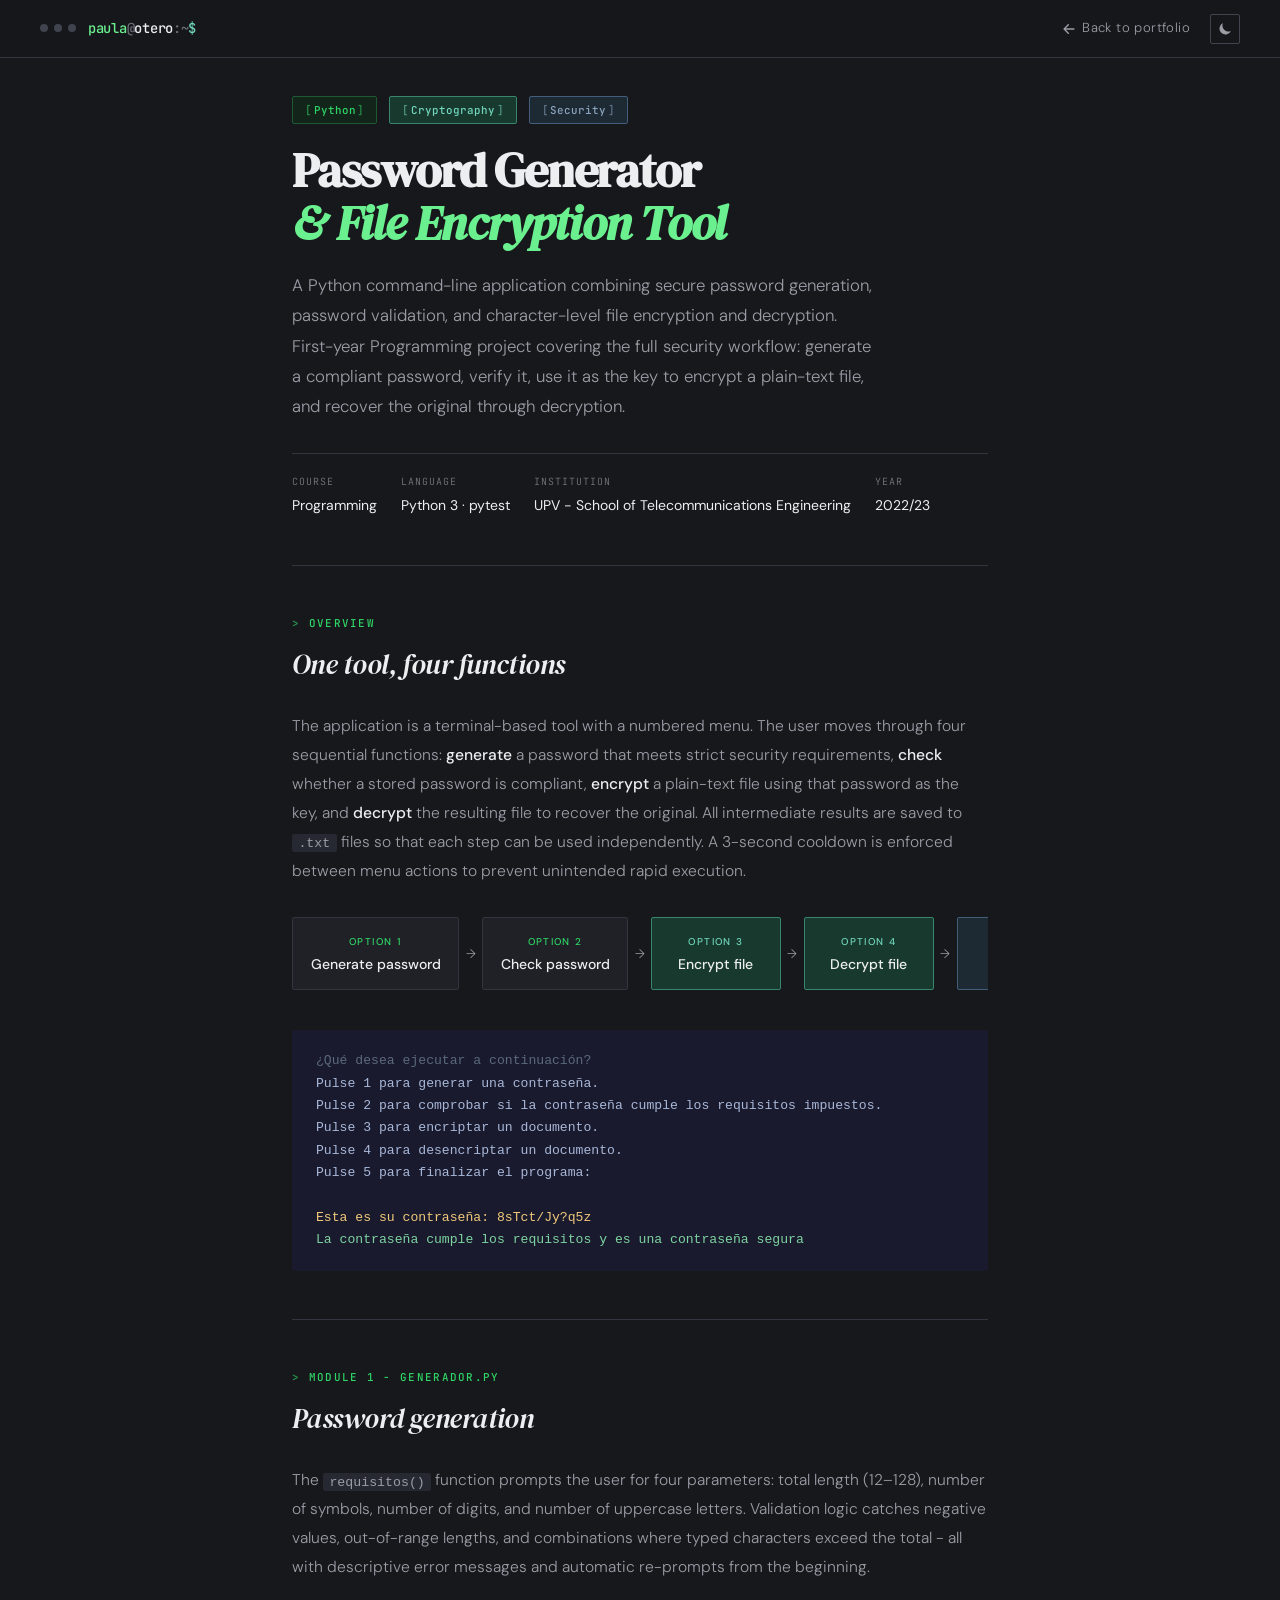
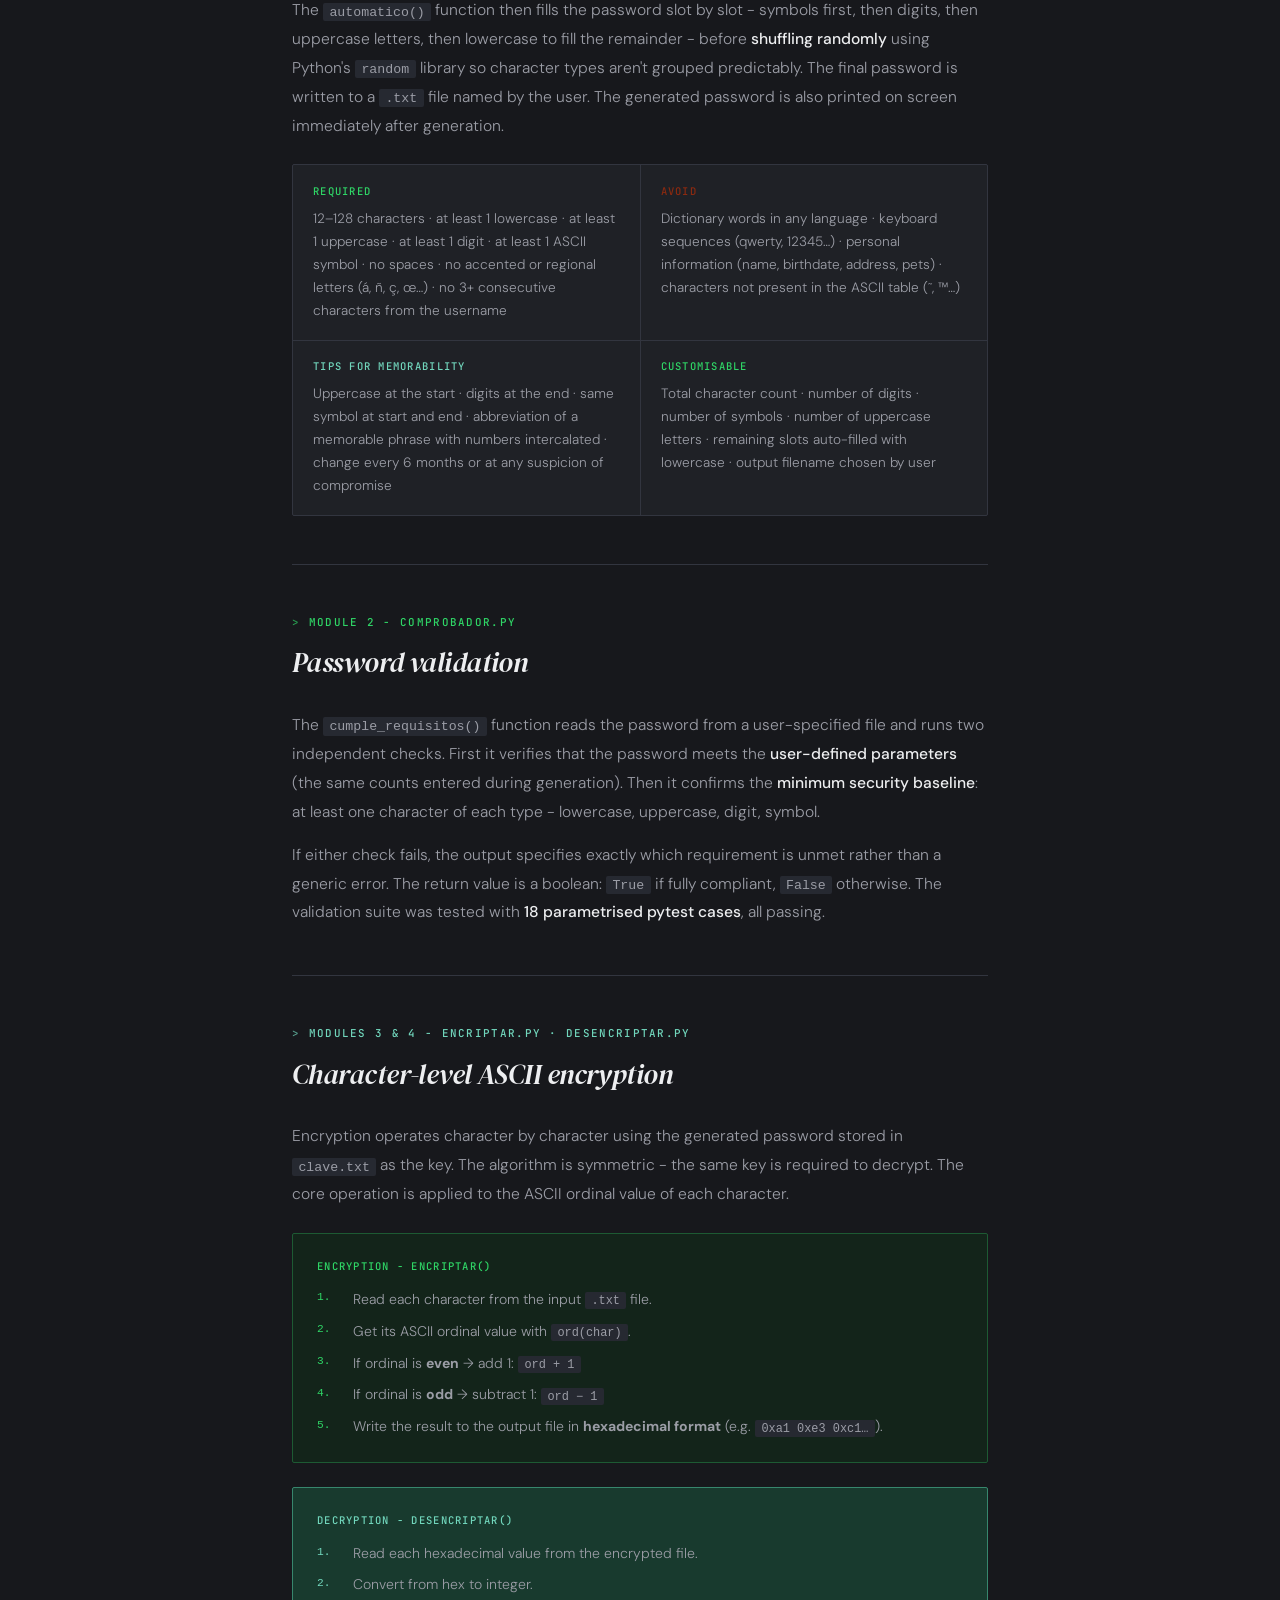
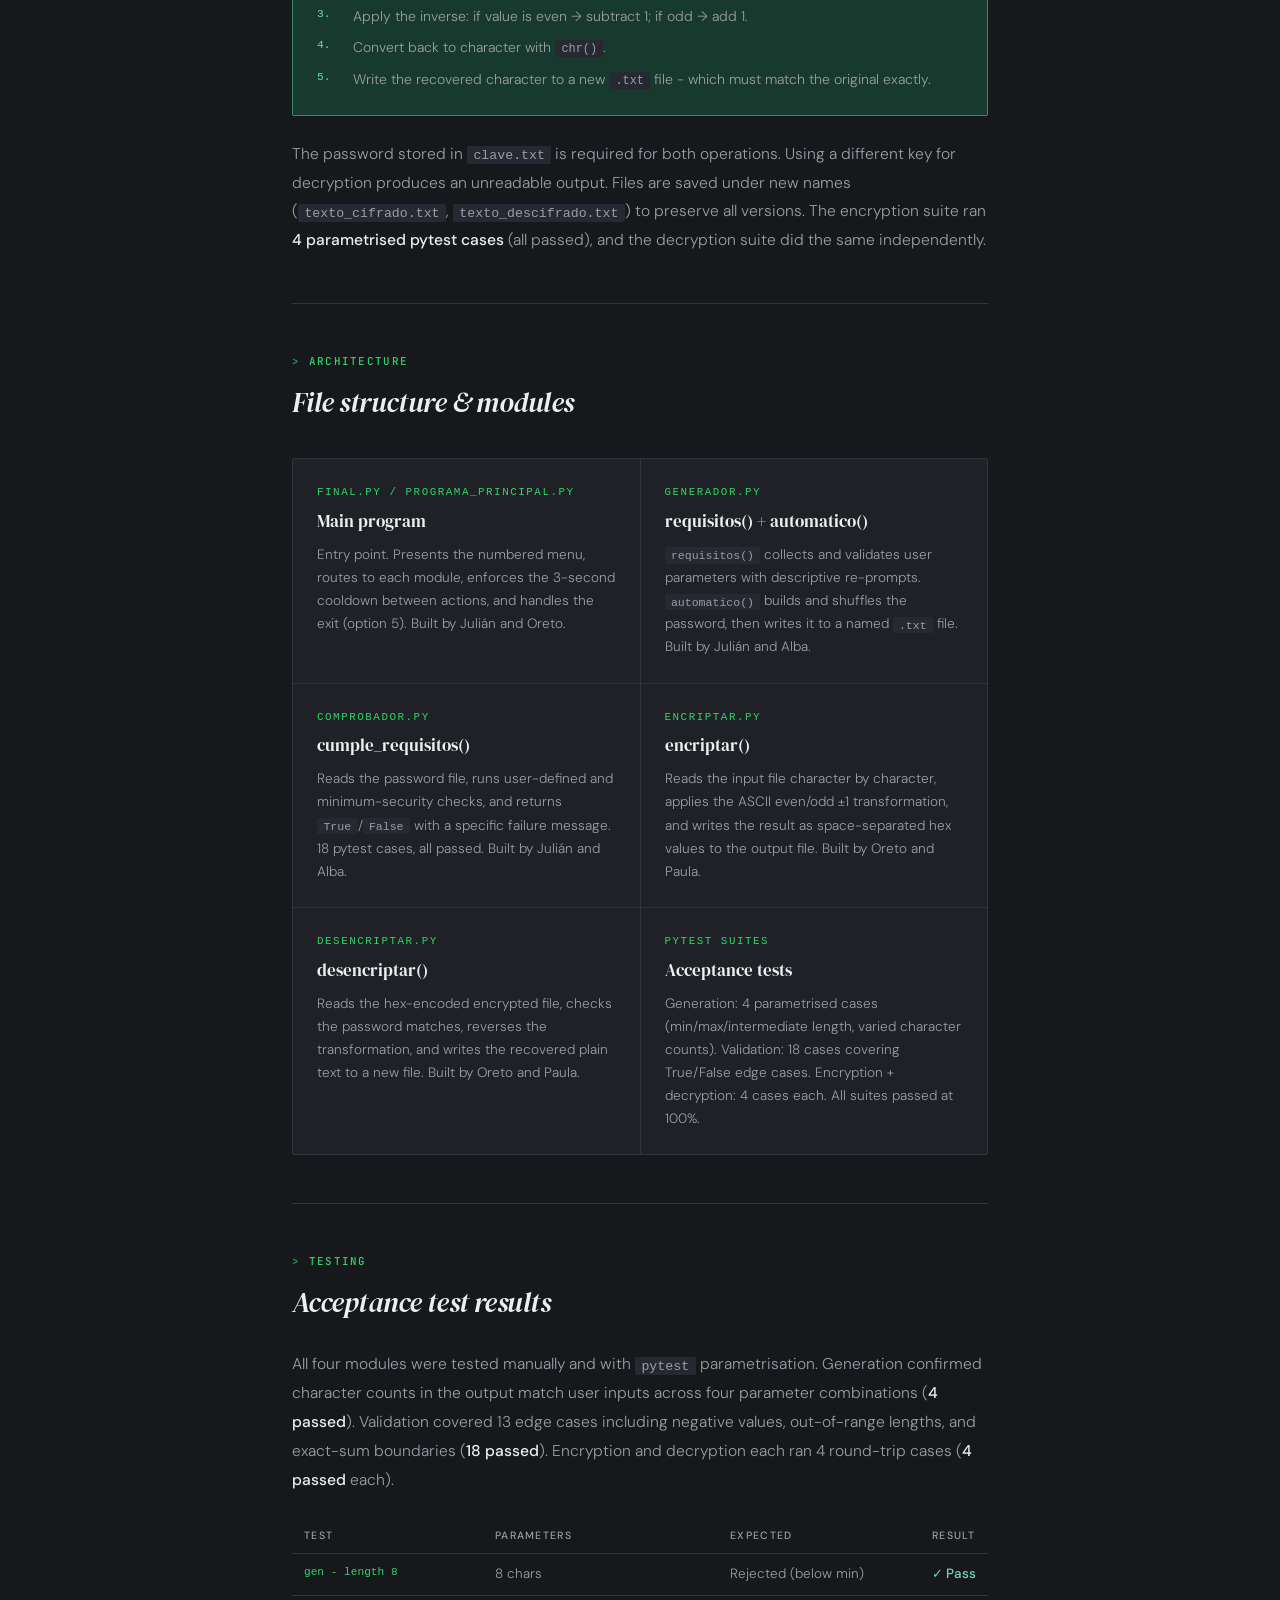
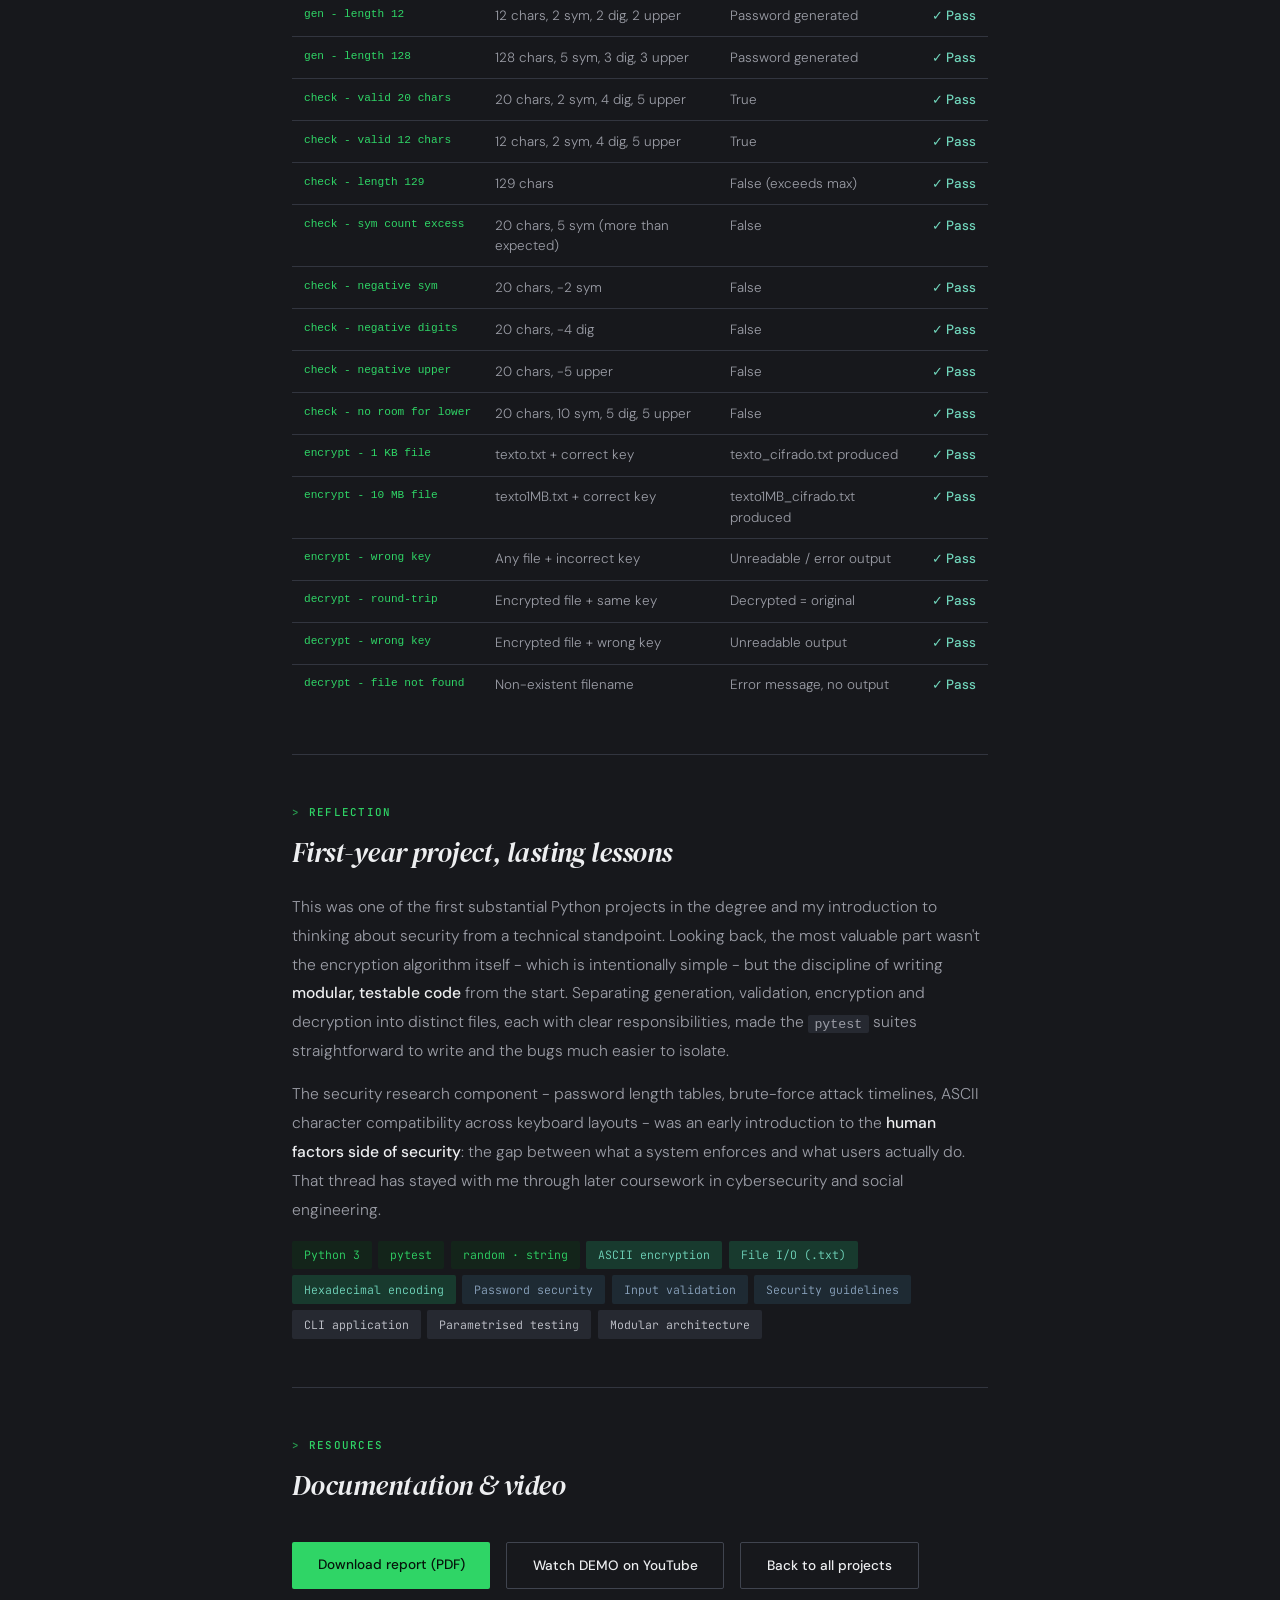
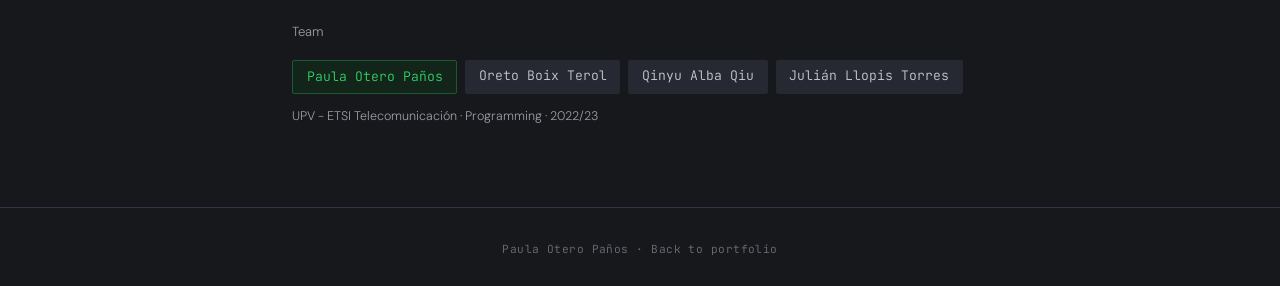
<file: passwordtool.html>
<!DOCTYPE html>
<html lang="en">
<head>
<meta charset="UTF-8">
<meta name="viewport" content="width=device-width, initial-scale=1.0">
<script>
  (function () {
    try {
      if (localStorage.getItem('theme') !== 'light') {
        document.documentElement.setAttribute('data-theme', 'dark');
      }
    } catch (e) {}
  })();
</script>
<title>Password Generator &amp; File Encryption Tool</title>
<link href="https://fonts.googleapis.com/css2?family=DM+Serif+Display:ital@0;1&family=DM+Sans:opsz,wght@9..40,300;9..40,400;9..40,500&family=Caveat:wght@500;600;700&family=JetBrains+Mono:wght@400;500&display=swap" rel="stylesheet">
<style>
  :root {
    --bg: #F7F6F2;
    --surface: #FFFFFF;
    --text: #161616;
    --muted: #5E5E5E;
    --subtle: #E4E3DE;
    --accent: #1B3FAB;
    --accent-light: #ECF0FB;
    --accent-mid: #C5CEEF;
    --green: #0E6E56;
    --green-light: #E1F5EE;
    --green-mid: #A3D9C8;
    --slate: #2A3A4A;
    --slate-light: #EEF2F5;
    --slate-mid: #B8C8D8;
    --nav-bg: rgba(247,246,242,0.92);
  }

  [data-theme="dark"] {
    --bg: #17181C;
    --surface: #1F2126;
    --text: #EDEEF0;
    --muted: #9B9DA6;
    --subtle: #32353F;
    --nav-bg: rgba(23,24,28,0.86);
    --accent: #718AD6;
    --accent-light: #18213A;
    --accent-mid: #374886;
    --green: #71D6BC;
    --green-light: #183A2E;
    --green-mid: #37866D;
    --slate: #8AA3BD;
    --slate-light: #1E2A33;
    --slate-mid: #435E7A;
  }

  [data-theme="dark"] .screenshot-img.gray { background: #262931; color: var(--muted); }
  [data-theme="dark"] .tag-tech { background: #262931; color: #C7C9D1; }
  [data-theme="dark"] .team-chip { background: #262931; color: #C7C9D1; }
  [data-theme="dark"] code { background: #262931; }
  [data-theme="dark"] code[style] { background: #262931 !important; color: #EDEEF0 !important; }
  [data-theme="dark"] .theme-toggle .icon-sun { display: none; }
  [data-theme="dark"] .theme-toggle .icon-moon { display: block; }
  html { transition: background 0.2s; }
  body { transition: background 0.2s, color 0.2s; }
  * { margin: 0; padding: 0; box-sizing: border-box; }
  html { scroll-behavior: smooth; }
  body { font-family: 'DM Sans', sans-serif; background: var(--bg); color: var(--text); font-size: 16px; line-height: 1.7; }

  nav {
    position: fixed; top: 0; left: 0; right: 0; z-index: 100;
    background: var(--nav-bg); backdrop-filter: blur(14px);
    border-bottom: 1px solid var(--subtle);
    padding: 0 2.5rem; height: 58px;
    display: flex; align-items: center; justify-content: space-between;
  }
  .nav-logo { font-family: 'DM Serif Display', serif; font-size: 1.05rem; color: var(--text); text-decoration: none; }
  .nav-back { font-size: 0.82rem; color: var(--muted); text-decoration: none; display: flex; align-items: center; gap: 0.4rem; transition: color 0.2s; }
  .nav-back:hover { color: var(--accent); }
  .theme-toggle { width: 30px; height: 30px; border-radius: 2px; border: 1px solid var(--subtle); background: transparent; color: var(--muted); cursor: pointer; display: flex; align-items: center; justify-content: center; transition: border-color 0.2s, color 0.2s; flex-shrink: 0; }
  .theme-toggle:hover { border-color: var(--accent); color: var(--accent); }
  .theme-toggle svg { width: 15px; height: 15px; }
  .theme-toggle .icon-moon { display: none; }

  .page { max-width: 760px; margin: 0 auto; padding: 6rem 2rem 5rem; }
  hr.divider { border: none; border-top: 1px solid var(--subtle); margin: 3rem 0; }

  .label { font-size: 0.68rem; letter-spacing: 0.18em; text-transform: uppercase; font-weight: 500; margin-bottom: 0.5rem; color: var(--accent); }
  .label-green { color: var(--green); }
  .label-slate { color: var(--slate); }

  .badge { display: inline-block; padding: 0.25rem 0.75rem; border-radius: 2px; font-size: 0.75rem; font-weight: 500; }
  .badge-blue  { background: var(--accent-light); color: var(--accent); border: 1px solid var(--accent-mid); }
  .badge-green { background: var(--green-light);  color: var(--green);  border: 1px solid var(--green-mid); }
  .badge-slate { background: var(--slate-light);  color: var(--slate);  border: 1px solid var(--slate-mid); }
  .badge-dark  { background: #14151A; color: #fff; }

  .project-eyebrow { display: flex; align-items: center; gap: 0.75rem; margin-bottom: 1.25rem; flex-wrap: wrap; }
  .project-title { font-family: 'DM Serif Display', serif; font-size: clamp(2rem, 5vw, 3rem); letter-spacing: -0.025em; line-height: 1.1; margin-bottom: 1.25rem; }
  .project-title em { font-style: italic; color: var(--accent); }
  .project-subtitle { font-size: 1.05rem; color: var(--muted); font-weight: 300; line-height: 1.8; max-width: 580px; margin-bottom: 2rem; }
  .meta-row { display: flex; flex-wrap: wrap; gap: 1.5rem; border-top: 1px solid var(--subtle); padding-top: 1.25rem; }
  .meta-item { display: flex; flex-direction: column; gap: 0.15rem; }
  .meta-key { font-size: 0.66rem; letter-spacing: 0.14em; text-transform: uppercase; color: var(--muted); opacity: 0.7; }
  .meta-val { color: var(--text); font-weight: 400; font-size: 0.875rem; }

  /* FLOW */
  .flow { display: flex; align-items: flex-start; gap: 0; margin: 2rem 0; overflow-x: auto; padding-bottom: 0.5rem; }
  .flow-step { flex-shrink: 0; background: var(--surface); border: 1px solid var(--subtle); border-radius: 2px; padding: 1rem 1.1rem; min-width: 130px; text-align: center; }
  .flow-step-num  { font-size: 0.62rem; letter-spacing: 0.14em; text-transform: uppercase; color: var(--accent); font-weight: 500; margin-bottom: 0.25rem; }
  .flow-step-name { font-weight: 500; font-size: 0.875rem; line-height: 1.3; }
  .flow-step.green { background: var(--green-light); border-color: var(--green-mid); }
  .flow-step.green .flow-step-num { color: var(--green); }
  .flow-step.slate { background: var(--slate-light); border-color: var(--slate-mid); }
  .flow-step.slate .flow-step-num { color: var(--slate); }
  .flow-arrow { color: var(--muted); padding: 0 0.4rem; font-size: 0.8rem; align-self: center; flex-shrink: 0; }

  /* MODULES GRID */
  .modules { display: grid; grid-template-columns: 1fr 1fr; gap: 1px; background: var(--subtle); border: 1px solid var(--subtle); border-radius: 2px; overflow: hidden; margin: 2rem 0; }
  .module-card { background: var(--surface); padding: 1.5rem; }
  .module-num   { font-size: 0.68rem; letter-spacing: 0.14em; text-transform: uppercase; font-weight: 500; color: var(--accent); margin-bottom: 0.4rem; font-family: 'DM Mono', 'Fira Mono', monospace; }
  .module-title { font-family: 'DM Serif Display', serif; font-size: 1.05rem; margin-bottom: 0.4rem; }
  .module-desc  { font-size: 0.85rem; color: var(--muted); font-weight: 300; line-height: 1.7; }

  /* PROSE */
  .prose p { font-size: 0.975rem; color: var(--muted); font-weight: 300; line-height: 1.85; margin-bottom: 0.9rem; }
  .prose p strong { color: var(--text); font-weight: 500; }
  code { font-size: 0.85em; background: #F0F0F0; padding: 0.1rem 0.4rem; border-radius: 2px; font-family: 'DM Mono', 'Fira Mono', monospace; }

  /* REQUIREMENTS GRID */
  .req-grid { display: grid; grid-template-columns: 1fr 1fr; gap: 1px; background: var(--subtle); border: 1px solid var(--subtle); border-radius: 2px; overflow: hidden; margin: 1.5rem 0; }
  .req-card { background: var(--surface); padding: 1.1rem 1.25rem; }
  .req-label { font-size: 0.66rem; letter-spacing: 0.12em; text-transform: uppercase; font-weight: 500; margin-bottom: 0.35rem; }
  .req-label.must  { color: var(--accent); }
  .req-label.avoid { color: #8B2A10; }
  .req-label.tip   { color: var(--green); }
  .req-text { font-size: 0.85rem; color: var(--muted); font-weight: 300; line-height: 1.7; }

  /* ALGO BLOCKS */
  .algo-block { border-radius: 2px; padding: 1.5rem; margin: 1.5rem 0; border: 1px solid; }
  .algo-block.blue  { background: var(--accent-light); border-color: var(--accent-mid); }
  .algo-block.green { background: var(--green-light);  border-color: var(--green-mid); }
  .algo-block-label { font-size: 0.66rem; letter-spacing: 0.12em; text-transform: uppercase; font-weight: 500; margin-bottom: 0.75rem; }
  .algo-block.blue  .algo-block-label { color: var(--accent); }
  .algo-block.green .algo-block-label { color: var(--green); }
  .algo-steps { display: flex; flex-direction: column; gap: 0.55rem; }
  .algo-step { display: grid; grid-template-columns: 1.5rem 1fr; gap: 0.75rem; align-items: start; font-size: 0.875rem; color: var(--muted); font-weight: 300; line-height: 1.6; }
  .algo-step-num { font-family: 'DM Mono', 'Fira Mono', monospace; font-size: 0.8em; font-weight: 500; padding-top: 0.1rem; }
  .algo-block.blue  .algo-step-num { color: var(--accent); }
  .algo-block.green .algo-step-num { color: var(--green); }

  /* CONTRIBUTIONS TABLE */
  .contrib-table { width: 100%; border-collapse: collapse; margin: 1.5rem 0; font-size: 0.875rem; }
  .contrib-table th { text-align: left; font-size: 0.66rem; letter-spacing: 0.12em; text-transform: uppercase; color: var(--muted); padding: 0.5rem 0.75rem; border-bottom: 1px solid var(--subtle); font-weight: 500; }
  .contrib-table td { padding: 0.65rem 0.75rem; border-bottom: 1px solid var(--subtle); color: var(--muted); font-weight: 300; vertical-align: top; line-height: 1.55; font-size: 0.85rem; }
  .contrib-table td:first-child { font-family: 'DM Mono', 'Fira Mono', monospace; color: var(--accent); font-size: 0.82em; font-weight: 400; white-space: nowrap; }
  .contrib-table tr:last-child td { border-bottom: none; }

  /* TEST TABLE */
  .test-table { width: 100%; border-collapse: collapse; margin: 1.5rem 0; font-size: 0.85rem; }
  .test-table th { text-align: left; font-size: 0.66rem; letter-spacing: 0.12em; text-transform: uppercase; color: var(--muted); padding: 0.5rem 0.75rem; border-bottom: 1px solid var(--subtle); font-weight: 500; }
  .test-table td { padding: 0.65rem 0.75rem; border-bottom: 1px solid var(--subtle); color: var(--muted); font-weight: 300; vertical-align: top; line-height: 1.5; font-size: 0.84rem; }
  .test-table td:first-child { font-family: 'DM Mono', 'Fira Mono', monospace; color: var(--accent); font-size: 0.82em; font-weight: 400; white-space: nowrap; }
  .test-table tr:last-child td { border-bottom: none; }
  .pass { color: var(--green)  !important; font-weight: 500 !important; font-family: inherit !important; white-space: nowrap; }
  .fail { color: #8B2A10 !important; font-weight: 500 !important; font-family: inherit !important; white-space: nowrap; }

  /* TERMINAL BLOCK */
  .terminal { background: #1A1A2E; border-radius: 4px; padding: 1.25rem 1.5rem; margin: 1.5rem 0; overflow-x: auto; }
  .terminal code { background: transparent; padding: 0; font-size: 0.82rem; color: #A8B8D8; display: block; line-height: 1.7; }
  .terminal .t-green { color: #7DD3A0; }
  .terminal .t-yellow { color: #F0C97A; }
  .terminal .t-muted { color: #5A6A7A; }

  /* TAG ROW */
  .tag-row { display: flex; flex-wrap: wrap; gap: 0.4rem; margin: 1rem 0; }
  .tag { padding: 0.28rem 0.75rem; border-radius: 2px; font-size: 0.78rem; }
  .tag-tech  { background: #EFEFEF; color: #2A2A2A; }
  .tag-blue  { background: var(--accent-light); color: var(--accent); }
  .tag-green { background: var(--green-light);  color: var(--green); }
  .tag-slate { background: var(--slate-light);  color: var(--slate); }

  /* ACTIONS */
  .action-row { display: flex; gap: 1rem; flex-wrap: wrap; margin-top: 2rem; }
  .btn-primary   { background: var(--accent); color: white; padding: 0.7rem 1.6rem; border-radius: 2px; text-decoration: none; font-size: 0.85rem; font-weight: 500; transition: opacity 0.2s; }
  .btn-primary:hover { opacity: 0.82; }
  .btn-secondary { background: transparent; color: var(--text); padding: 0.7rem 1.6rem; border-radius: 2px; text-decoration: none; font-size: 0.85rem; font-weight: 500; border: 1px solid var(--subtle); transition: border-color 0.2s; }
  .btn-secondary:hover { border-color: var(--text); }

  .team-row { display: flex; flex-wrap: wrap; gap: 0.5rem; margin-top: 1rem; }
  .team-chip { background: #F0F0F0; color: #2A2A2A; padding: 0.3rem 0.85rem; border-radius: 2px; font-size: 0.82rem; }
  .team-chip.me { background: var(--accent-light); color: var(--accent); border: 1px solid var(--accent-mid); }


  footer { border-top: 1px solid var(--subtle); padding: 2rem; text-align: center; font-size: 0.78rem; color: var(--muted); }

  @media (max-width: 580px) {
    .modules  { grid-template-columns: 1fr; }
    .req-grid { grid-template-columns: 1fr; }
    .meta-row { gap: 1rem; }
    .flow { gap: 0; }
  }
</style>
<link rel="icon" type="image/svg+xml" href="data:image/svg+xml,%3Csvg xmlns=%22http://www.w3.org/2000/svg%22 viewBox=%220 0 100 100%22%3E%3Crect width=%22100%22 height=%22100%22 rx=%2222%22 fill=%22%2317181C%22/%3E%3Cpolyline points=%2213,34 31,50 13,66%22 fill=%22none%22 stroke=%22%236BF08F%22 stroke-width=%229%22 stroke-linecap=%22round%22 stroke-linejoin=%22round%22/%3E%3Cpath d=%22M45 74V27h14a14 14 0 0 1 0 28H45%22 fill=%22none%22 stroke=%22%23fff%22 stroke-width=%229%22 stroke-linecap=%22round%22 stroke-linejoin=%22round%22/%3E%3Cline x1=%2266%22 y1=%2276%22 x2=%2288%22 y2=%2276%22 stroke=%22%236BF08F%22 stroke-width=%229%22 stroke-linecap=%22round%22/%3E%3C/svg%3E">
<link rel="stylesheet" href="assets/site.css">
<script src="assets/site.js"></script>
</head>
<body data-page="passwordtool">

<nav>
  <a href="index.html" class="nav-logo" aria-label="Paula Otero"><span class="nl-text" aria-hidden="true"><span class="nl-u">paula</span><span class="nl-s">@</span>otero<span class="nl-s">:~</span><span class="nl-p">$</span></span></a>
  <div class="nav-right">
    <a href="index.html#proyectos" class="nav-back">
      <svg viewBox="0 0 20 20" fill="currentColor"><path fill-rule="evenodd" d="M9.707 16.707a1 1 0 01-1.414 0l-6-6a1 1 0 010-1.414l6-6a1 1 0 011.414 1.414L5.414 9H17a1 1 0 110 2H5.414l4.293 4.293a1 1 0 010 1.414z" clip-rule="evenodd"/></svg>
      <span>Back to portfolio</span>
    </a>
    <button class="theme-toggle" id="theme-toggle" aria-label="Toggle light / dark theme" title="Toggle theme">
      <svg class="icon-sun" viewBox="0 0 20 20" fill="currentColor"><path d="M10 4a1 1 0 011-1V2a1 1 0 10-2 0v1a1 1 0 011 1zm0 12a1 1 0 011 1v1a1 1 0 11-2 0v-1a1 1 0 011-1zM4 10a1 1 0 01-1 1H2a1 1 0 110-2h1a1 1 0 011 1zm14 0a1 1 0 01-1 1h-1a1 1 0 110-2h1a1 1 0 011 1zM5.64 5.64a1 1 0 010-1.41l-.71-.71a1 1 0 10-1.41 1.41l.7.71a1 1 0 001.42 0zm9.9 9.9a1 1 0 010-1.41l.7-.71a1 1 0 111.42 1.41l-.71.71a1 1 0 01-1.41 0zM5.64 14.36a1 1 0 00-1.41 0l-.71.7a1 1 0 101.41 1.42l.71-.71a1 1 0 000-1.41zm9.9-9.9a1 1 0 00-1.41 0l-.71.7a1 1 0 001.41 1.42l.71-.71a1 1 0 000-1.41zM10 6a4 4 0 100 8 4 4 0 000-8z"/></svg>
      <svg class="icon-moon" viewBox="0 0 20 20" fill="currentColor"><path d="M17.293 13.293A8 8 0 016.707 2.707a8.001 8.001 0 1010.586 10.586z"/></svg>
    </button>
  </div>
</nav>

<main class="page">

  <!-- HEADER -->
  <header>
    <div class="project-eyebrow">
      <span class="badge badge-blue">Python</span>
      <span class="badge badge-green">Cryptography</span>
      <span class="badge badge-slate">Security</span>
    </div>
    <h1 class="project-title">Password Generator<br><em>&amp; File Encryption Tool</em></h1>
    <p class="project-subtitle">
      A Python command-line application combining secure password generation, password
      validation, and character-level file encryption and decryption. First-year Programming
      project covering the full security workflow: generate a compliant password, verify it,
      use it as the key to encrypt a plain-text file, and recover the original through decryption.
    </p>
    <div class="meta-row">
      <div class="meta-item">
        <span class="meta-key">Course</span>
        <span class="meta-val">Programming</span>
      </div>
      <div class="meta-item">
        <span class="meta-key">Language</span>
        <span class="meta-val">Python 3 · pytest</span>
      </div>
      <div class="meta-item">
        <span class="meta-key">Institution</span>
        <span class="meta-val">UPV - School of Telecommunications Engineering</span>
      </div>
      <div class="meta-item">
        <span class="meta-key">Year</span>
        <span class="meta-val">2022/23</span>
      </div>
    </div>
  </header>

  <hr class="divider">

  <!-- OVERVIEW -->
  <section>
    <p class="label">Overview</p>
    <h2 style="font-family:'DM Serif Display',serif;font-size:1.75rem;letter-spacing:-0.02em;margin-bottom:1.5rem;">One tool, four functions</h2>

    <div class="prose">
      <p>
        The application is a terminal-based tool with a numbered menu. The user moves
        through four sequential functions: <strong>generate</strong> a password that meets strict security
        requirements, <strong>check</strong> whether a stored password is compliant, <strong>encrypt</strong> a
        plain-text file using that password as the key, and <strong>decrypt</strong> the resulting file to
        recover the original. All intermediate results are saved to <code>.txt</code> files so that
        each step can be used independently. A 3-second cooldown is enforced between
        menu actions to prevent unintended rapid execution.
      </p>
    </div>

    <!-- User flow -->
    <div class="flow">
      <div class="flow-step">
        <p class="flow-step-num">Option 1</p>
        <p class="flow-step-name">Generate password</p>
      </div>
      <span class="flow-arrow">→</span>
      <div class="flow-step">
        <p class="flow-step-num">Option 2</p>
        <p class="flow-step-name">Check password</p>
      </div>
      <span class="flow-arrow">→</span>
      <div class="flow-step green">
        <p class="flow-step-num">Option 3</p>
        <p class="flow-step-name">Encrypt file</p>
      </div>
      <span class="flow-arrow">→</span>
      <div class="flow-step green">
        <p class="flow-step-num">Option 4</p>
        <p class="flow-step-name">Decrypt file</p>
      </div>
      <span class="flow-arrow">→</span>
      <div class="flow-step slate">
        <p class="flow-step-num">Option 5</p>
        <p class="flow-step-name">Exit</p>
      </div>
    </div>

    <!-- Terminal example -->
    <div class="terminal">
      <code><span class="t-muted">¿Qué desea ejecutar a continuación?</span></code>
      <code>Pulse 1 para generar una contraseña.</code>
      <code>Pulse 2 para comprobar si la contraseña cumple los requisitos impuestos.</code>
      <code>Pulse 3 para encriptar un documento.</code>
      <code>Pulse 4 para desencriptar un documento.</code>
      <code>Pulse 5 para finalizar el programa:</code>
      <code>&nbsp;</code>
      <code><span class="t-yellow">Esta es su contraseña: 8sTct/Jy?q5z</span></code>
      <code><span class="t-green">La contraseña cumple los requisitos y es una contraseña segura</span></code>
    </div>
  </section>

  <hr class="divider">

  <!-- MODULE 1: PASSWORD GENERATION -->
  <section>
    <p class="label">Module 1 - generador.py</p>
    <h2 style="font-family:'DM Serif Display',serif;font-size:1.75rem;letter-spacing:-0.02em;margin-bottom:1.5rem;">Password generation</h2>

    <div class="prose">
      <p>
        The <code>requisitos()</code> function prompts the user for four parameters: total length
        (12–128), number of symbols, number of digits, and number of uppercase letters.
        Validation logic catches negative values, out-of-range lengths, and combinations
        where typed characters exceed the total - all with descriptive error messages and
        automatic re-prompts from the beginning.
      </p>
      <p>
        The <code>automatico()</code> function then fills the password slot by slot - symbols first,
        then digits, then uppercase letters, then lowercase to fill the remainder - before
        <strong>shuffling randomly</strong> using Python's <code>random</code> library so character types aren't
        grouped predictably. The final password is written to a <code>.txt</code> file named by the
        user. The generated password is also printed on screen immediately after generation.
      </p>
    </div>

    <div class="req-grid">
      <div class="req-card">
        <p class="req-label must">Required</p>
        <p class="req-text">12–128 characters · at least 1 lowercase · at least 1 uppercase · at least 1 digit · at least 1 ASCII symbol · no spaces · no accented or regional letters (á, ñ, ç, œ…) · no 3+ consecutive characters from the username</p>
      </div>
      <div class="req-card">
        <p class="req-label avoid">Avoid</p>
        <p class="req-text">Dictionary words in any language · keyboard sequences (qwerty, 12345…) · personal information (name, birthdate, address, pets) · characters not present in the ASCII table (˜, ™…)</p>
      </div>
      <div class="req-card">
        <p class="req-label tip">Tips for memorability</p>
        <p class="req-text">Uppercase at the start · digits at the end · same symbol at start and end · abbreviation of a memorable phrase with numbers intercalated · change every 6 months or at any suspicion of compromise</p>
      </div>
      <div class="req-card">
        <p class="req-label must">Customisable</p>
        <p class="req-text">Total character count · number of digits · number of symbols · number of uppercase letters · remaining slots auto-filled with lowercase · output filename chosen by user</p>
      </div>
    </div>
  </section>

  <hr class="divider">

  <!-- MODULE 2: VALIDATION -->
  <section>
    <p class="label">Module 2 - comprobador.py</p>
    <h2 style="font-family:'DM Serif Display',serif;font-size:1.75rem;letter-spacing:-0.02em;margin-bottom:1.5rem;">Password validation</h2>

    <div class="prose">
      <p>
        The <code>cumple_requisitos()</code> function reads the password from a user-specified
        file and runs two independent checks. First it verifies that the password meets
        the <strong>user-defined parameters</strong> (the same counts entered during generation). Then
        it confirms the <strong>minimum security baseline</strong>: at least one character of each
        type - lowercase, uppercase, digit, symbol.
      </p>
      <p>
        If either check fails, the output specifies exactly which requirement is unmet rather
        than a generic error. The return value is a boolean: <code>True</code> if fully compliant,
        <code>False</code> otherwise. The validation suite was tested with <strong>18 parametrised pytest
        cases</strong>, all passing.
      </p>
    </div>
  </section>

  <hr class="divider">

  <!-- MODULES 3 & 4: ENCRYPTION -->
  <section>
    <p class="label label-green">Modules 3 &amp; 4 - encriptar.py · desencriptar.py</p>
    <h2 style="font-family:'DM Serif Display',serif;font-size:1.75rem;letter-spacing:-0.02em;margin-bottom:1.5rem;">Character-level ASCII encryption</h2>

    <div class="prose">
      <p>
        Encryption operates character by character using the generated password stored
        in <code>clave.txt</code> as the key. The algorithm is symmetric - the same key is required
        to decrypt. The core operation is applied to the ASCII ordinal value of each character.
      </p>
    </div>

    <div class="algo-block blue">
      <p class="algo-block-label">Encryption - encriptar()</p>
      <div class="algo-steps">
        <div class="algo-step"><span class="algo-step-num">1.</span><span>Read each character from the input <code>.txt</code> file.</span></div>
        <div class="algo-step"><span class="algo-step-num">2.</span><span>Get its ASCII ordinal value with <code>ord(char)</code>.</span></div>
        <div class="algo-step"><span class="algo-step-num">3.</span><span>If ordinal is <strong>even</strong> → add 1: <code>ord + 1</code></span></div>
        <div class="algo-step"><span class="algo-step-num">4.</span><span>If ordinal is <strong>odd</strong> → subtract 1: <code>ord − 1</code></span></div>
        <div class="algo-step"><span class="algo-step-num">5.</span><span>Write the result to the output file in <strong>hexadecimal format</strong> (e.g. <code>0xa1 0xe3 0xc1…</code>).</span></div>
      </div>
    </div>

    <div class="algo-block green">
      <p class="algo-block-label">Decryption - desencriptar()</p>
      <div class="algo-steps">
        <div class="algo-step"><span class="algo-step-num">1.</span><span>Read each hexadecimal value from the encrypted file.</span></div>
        <div class="algo-step"><span class="algo-step-num">2.</span><span>Convert from hex to integer.</span></div>
        <div class="algo-step"><span class="algo-step-num">3.</span><span>Apply the inverse: if value is even → subtract 1; if odd → add 1.</span></div>
        <div class="algo-step"><span class="algo-step-num">4.</span><span>Convert back to character with <code>chr()</code>.</span></div>
        <div class="algo-step"><span class="algo-step-num">5.</span><span>Write the recovered character to a new <code>.txt</code> file - which must match the original exactly.</span></div>
      </div>
    </div>

    <div class="prose">
      <p>
        The password stored in <code>clave.txt</code> is required for both operations. Using a
        different key for decryption produces an unreadable output. Files are saved under
        new names (<code>texto_cifrado.txt</code>, <code>texto_descifrado.txt</code>) to preserve all versions.
        The encryption suite ran <strong>4 parametrised pytest cases</strong> (all passed), and the
        decryption suite did the same independently.
      </p>
    </div>
  </section>

  <hr class="divider">

  <!-- SOFTWARE ARCHITECTURE -->
  <section>
    <p class="label">Architecture</p>
    <h2 style="font-family:'DM Serif Display',serif;font-size:1.75rem;letter-spacing:-0.02em;margin-bottom:1.5rem;">File structure &amp; modules</h2>

    <div class="modules">
      <div class="module-card">
        <p class="module-num">final.py / programa_principal.py</p>
        <p class="module-title">Main program</p>
        <p class="module-desc">Entry point. Presents the numbered menu, routes to each module, enforces the 3-second cooldown between actions, and handles the exit (option 5). Built by Julián and Oreto.</p>
      </div>
      <div class="module-card">
        <p class="module-num">generador.py</p>
        <p class="module-title">requisitos() + automatico()</p>
        <p class="module-desc"><code>requisitos()</code> collects and validates user parameters with descriptive re-prompts. <code>automatico()</code> builds and shuffles the password, then writes it to a named <code>.txt</code> file. Built by Julián and Alba.</p>
      </div>
      <div class="module-card">
        <p class="module-num">comprobador.py</p>
        <p class="module-title">cumple_requisitos()</p>
        <p class="module-desc">Reads the password file, runs user-defined and minimum-security checks, and returns <code>True</code>/<code>False</code> with a specific failure message. 18 pytest cases, all passed. Built by Julián and Alba.</p>
      </div>
      <div class="module-card">
        <p class="module-num">encriptar.py</p>
        <p class="module-title">encriptar()</p>
        <p class="module-desc">Reads the input file character by character, applies the ASCII even/odd ±1 transformation, and writes the result as space-separated hex values to the output file. Built by Oreto and Paula.</p>
      </div>
      <div class="module-card">
        <p class="module-num">desencriptar.py</p>
        <p class="module-title">desencriptar()</p>
        <p class="module-desc">Reads the hex-encoded encrypted file, checks the password matches, reverses the transformation, and writes the recovered plain text to a new file. Built by Oreto and Paula.</p>
      </div>
      <div class="module-card">
        <p class="module-num">pytest suites</p>
        <p class="module-title">Acceptance tests</p>
        <p class="module-desc">Generation: 4 parametrised cases (min/max/intermediate length, varied character counts). Validation: 18 cases covering True/False edge cases. Encryption + decryption: 4 cases each. All suites passed at 100%.</p>
      </div>
    </div>
  </section>

  <hr class="divider">

  <!-- TESTING -->
  <section>
    <p class="label">Testing</p>
    <h2 style="font-family:'DM Serif Display',serif;font-size:1.75rem;letter-spacing:-0.02em;margin-bottom:1.5rem;">Acceptance test results</h2>

    <div class="prose">
      <p>
        All four modules were tested manually and with <code>pytest</code> parametrisation. Generation
        confirmed character counts in the output match user inputs across four parameter
        combinations (<strong>4 passed</strong>). Validation covered 13 edge cases including negative
        values, out-of-range lengths, and exact-sum boundaries (<strong>18 passed</strong>).
        Encryption and decryption each ran 4 round-trip cases (<strong>4 passed</strong> each).
      </p>
    </div>

    <table class="test-table">
      <thead>
        <tr><th>Test</th><th>Parameters</th><th>Expected</th><th>Result</th></tr>
      </thead>
      <tbody>
        <tr><td>gen - length 8</td><td>8 chars</td><td>Rejected (below min)</td><td class="pass">✓ Pass</td></tr>
        <tr><td>gen - length 12</td><td>12 chars, 2 sym, 2 dig, 2 upper</td><td>Password generated</td><td class="pass">✓ Pass</td></tr>
        <tr><td>gen - length 128</td><td>128 chars, 5 sym, 3 dig, 3 upper</td><td>Password generated</td><td class="pass">✓ Pass</td></tr>
        <tr><td>check - valid 20 chars</td><td>20 chars, 2 sym, 4 dig, 5 upper</td><td>True</td><td class="pass">✓ Pass</td></tr>
        <tr><td>check - valid 12 chars</td><td>12 chars, 2 sym, 4 dig, 5 upper</td><td>True</td><td class="pass">✓ Pass</td></tr>
        <tr><td>check - length 129</td><td>129 chars</td><td>False (exceeds max)</td><td class="pass">✓ Pass</td></tr>
        <tr><td>check - sym count excess</td><td>20 chars, 5 sym (more than expected)</td><td>False</td><td class="pass">✓ Pass</td></tr>
        <tr><td>check - negative sym</td><td>20 chars, −2 sym</td><td>False</td><td class="pass">✓ Pass</td></tr>
        <tr><td>check - negative digits</td><td>20 chars, −4 dig</td><td>False</td><td class="pass">✓ Pass</td></tr>
        <tr><td>check - negative upper</td><td>20 chars, −5 upper</td><td>False</td><td class="pass">✓ Pass</td></tr>
        <tr><td>check - no room for lower</td><td>20 chars, 10 sym, 5 dig, 5 upper</td><td>False</td><td class="pass">✓ Pass</td></tr>
        <tr><td>encrypt - 1 KB file</td><td>texto.txt + correct key</td><td>texto_cifrado.txt produced</td><td class="pass">✓ Pass</td></tr>
        <tr><td>encrypt - 10 MB file</td><td>texto1MB.txt + correct key</td><td>texto1MB_cifrado.txt produced</td><td class="pass">✓ Pass</td></tr>
        <tr><td>encrypt - wrong key</td><td>Any file + incorrect key</td><td>Unreadable / error output</td><td class="pass">✓ Pass</td></tr>
        <tr><td>decrypt - round-trip</td><td>Encrypted file + same key</td><td>Decrypted = original</td><td class="pass">✓ Pass</td></tr>
        <tr><td>decrypt - wrong key</td><td>Encrypted file + wrong key</td><td>Unreadable output</td><td class="pass">✓ Pass</td></tr>
        <tr><td>decrypt - file not found</td><td>Non-existent filename</td><td>Error message, no output</td><td class="pass">✓ Pass</td></tr>
      </tbody>
    </table>
  </section>

  <hr class="divider">

  <!-- REFLECTION -->
  <section>
    <p class="label">Reflection</p>
    <h2 style="font-family:'DM Serif Display',serif;font-size:1.75rem;letter-spacing:-0.02em;margin-bottom:1rem;">First-year project, lasting lessons</h2>
    <div class="prose">
      <p>
        This was one of the first substantial Python projects in the degree and my
        introduction to thinking about security from a technical standpoint. Looking back,
        the most valuable part wasn't the encryption algorithm itself - which is intentionally
        simple - but the discipline of writing <strong>modular, testable code</strong> from the start.
        Separating generation, validation, encryption and decryption into distinct files,
        each with clear responsibilities, made the <code>pytest</code> suites straightforward to write
        and the bugs much easier to isolate.
      </p>
      <p>
        The security research component - password length tables, brute-force attack
        timelines, ASCII character compatibility across keyboard layouts - was an early
        introduction to the <strong>human factors side of security</strong>: the gap between what a system
        enforces and what users actually do. That thread has stayed with me through later
        coursework in cybersecurity and social engineering.
      </p>
    </div>

    <div class="tag-row">
      <span class="tag tag-blue">Python 3</span>
      <span class="tag tag-blue">pytest</span>
      <span class="tag tag-blue">random · string</span>
      <span class="tag tag-green">ASCII encryption</span>
      <span class="tag tag-green">File I/O (.txt)</span>
      <span class="tag tag-green">Hexadecimal encoding</span>
      <span class="tag tag-slate">Password security</span>
      <span class="tag tag-slate">Input validation</span>
      <span class="tag tag-slate">Security guidelines</span>
      <span class="tag tag-tech">CLI application</span>
      <span class="tag tag-tech">Parametrised testing</span>
      <span class="tag tag-tech">Modular architecture</span>
    </div>
  </section>

  <hr class="divider">

  <!-- RESOURCES -->
  <section>
    <p class="label">Resources</p>
    <h2 style="font-family:'DM Serif Display',serif;font-size:1.75rem;letter-spacing:-0.02em;margin-bottom:1rem;">Documentation &amp; video</h2>
    <div class="action-row">
      <a href="presentations/PASSWORDS_presentation.pdf" target="_blank" class="btn-primary">Download report (PDF)</a>
      <a href="https://youtu.be/TWFcLnnFKJI" target="_blank" class="btn-secondary">Watch DEMO on YouTube</a>
      <a href="index.html#proyectos" class="btn-secondary">Back to all projects</a>
    </div>
    <p style="font-size:0.82rem;color:var(--muted);font-weight:300;margin-top:2rem;margin-bottom:0.5rem;">Team</p>
    <div class="team-row">
      <span class="team-chip me">Paula Otero Paños</span>
      <span class="team-chip">Oreto Boix Terol</span>
      <span class="team-chip">Qinyu Alba Qiu</span>
      <span class="team-chip">Julián Llopis Torres</span>
    </div>
    <p style="font-size:0.78rem;color:var(--muted);font-weight:300;margin-top:0.75rem;">
      UPV - ETSI Telecomunicación · Programming · 2022/23
    </p>
  </section>

</main>

<footer>
  Paula Otero Paños · <a href="index.html">Back to portfolio</a>
</footer>

</body>
</html>
</file>
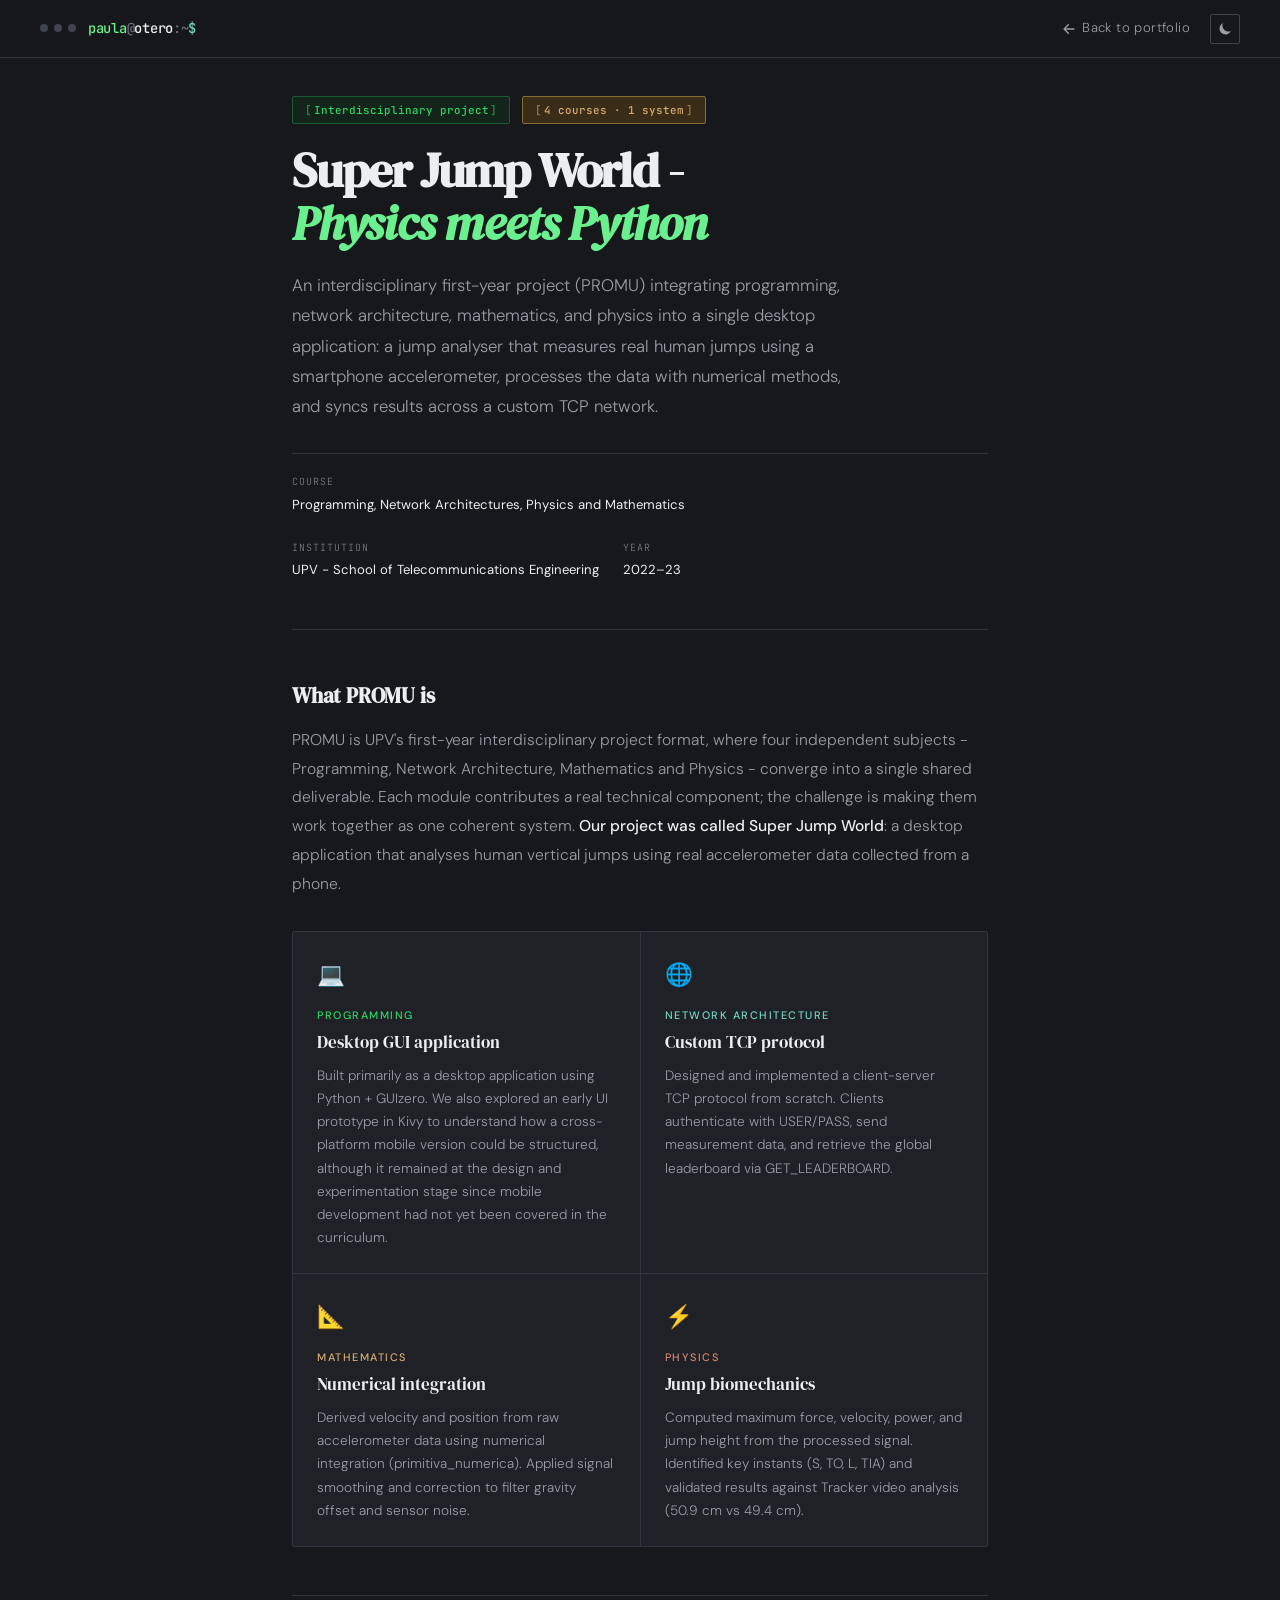
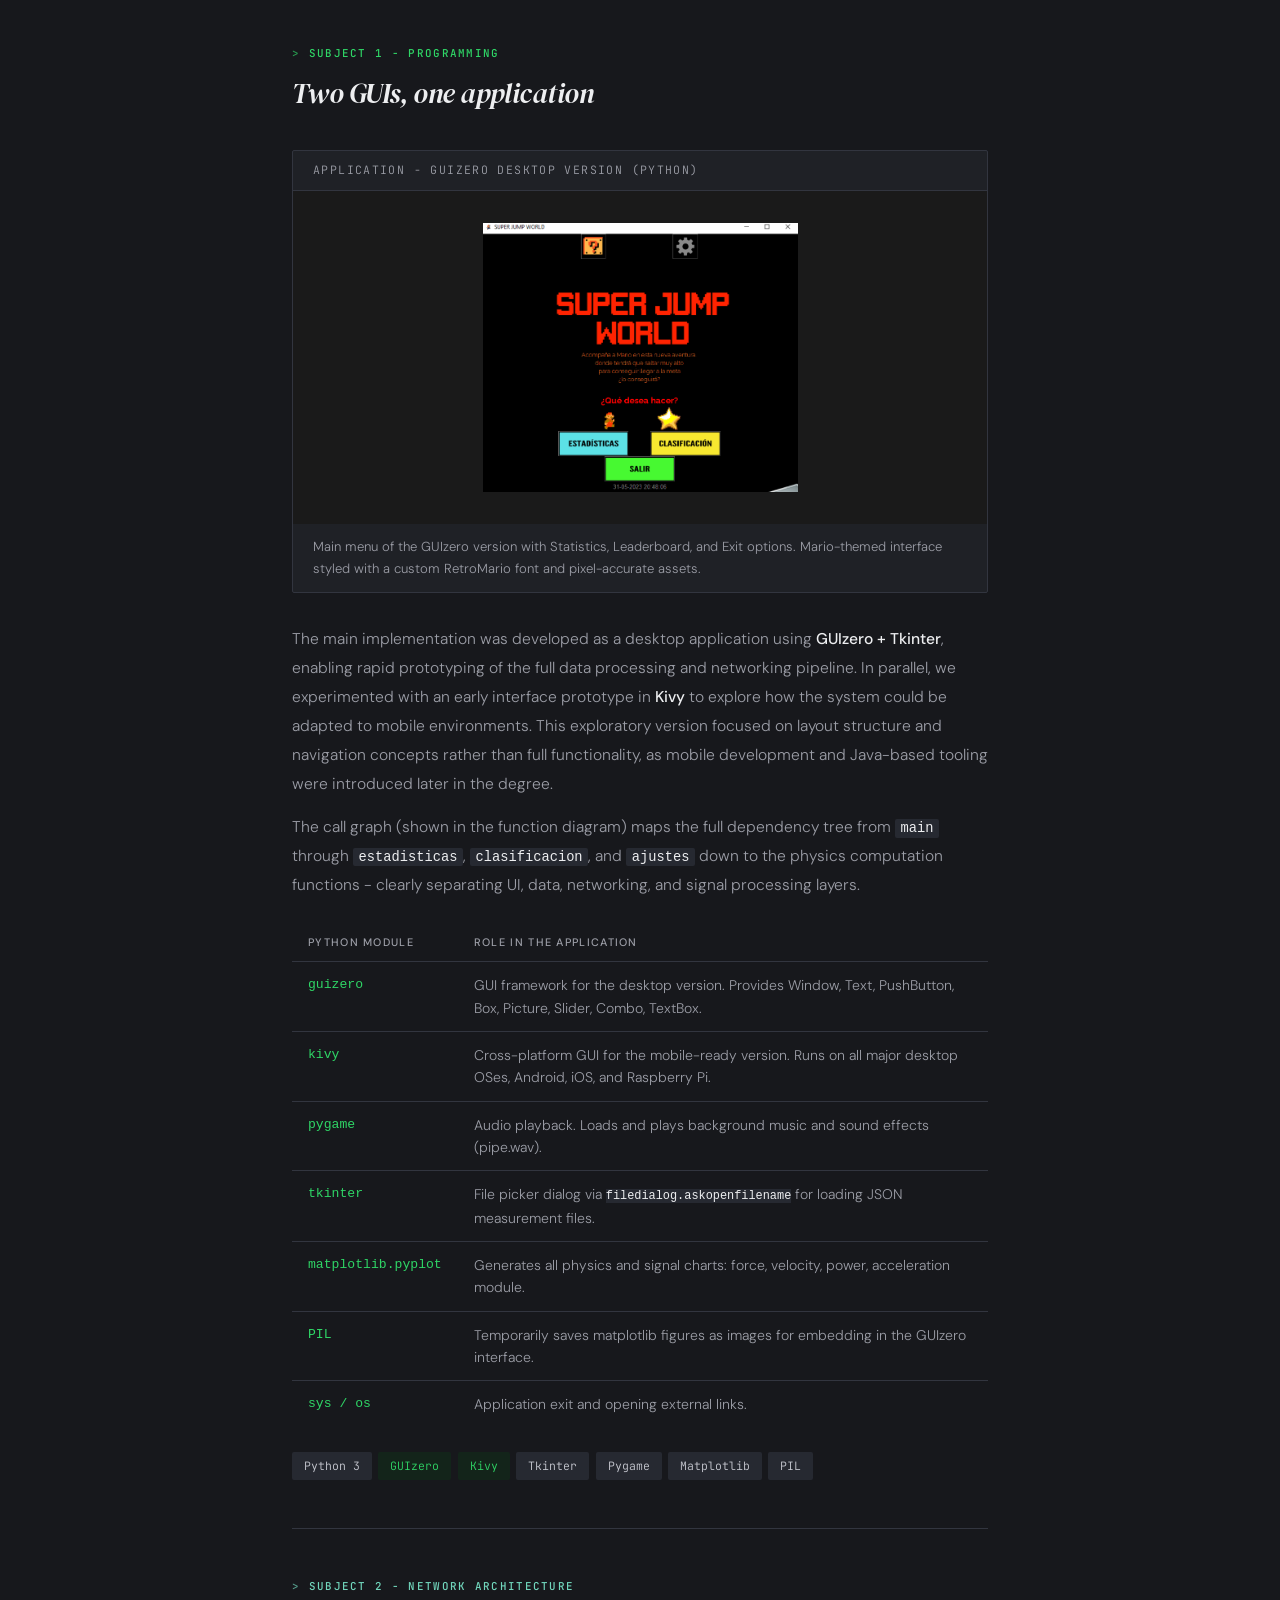
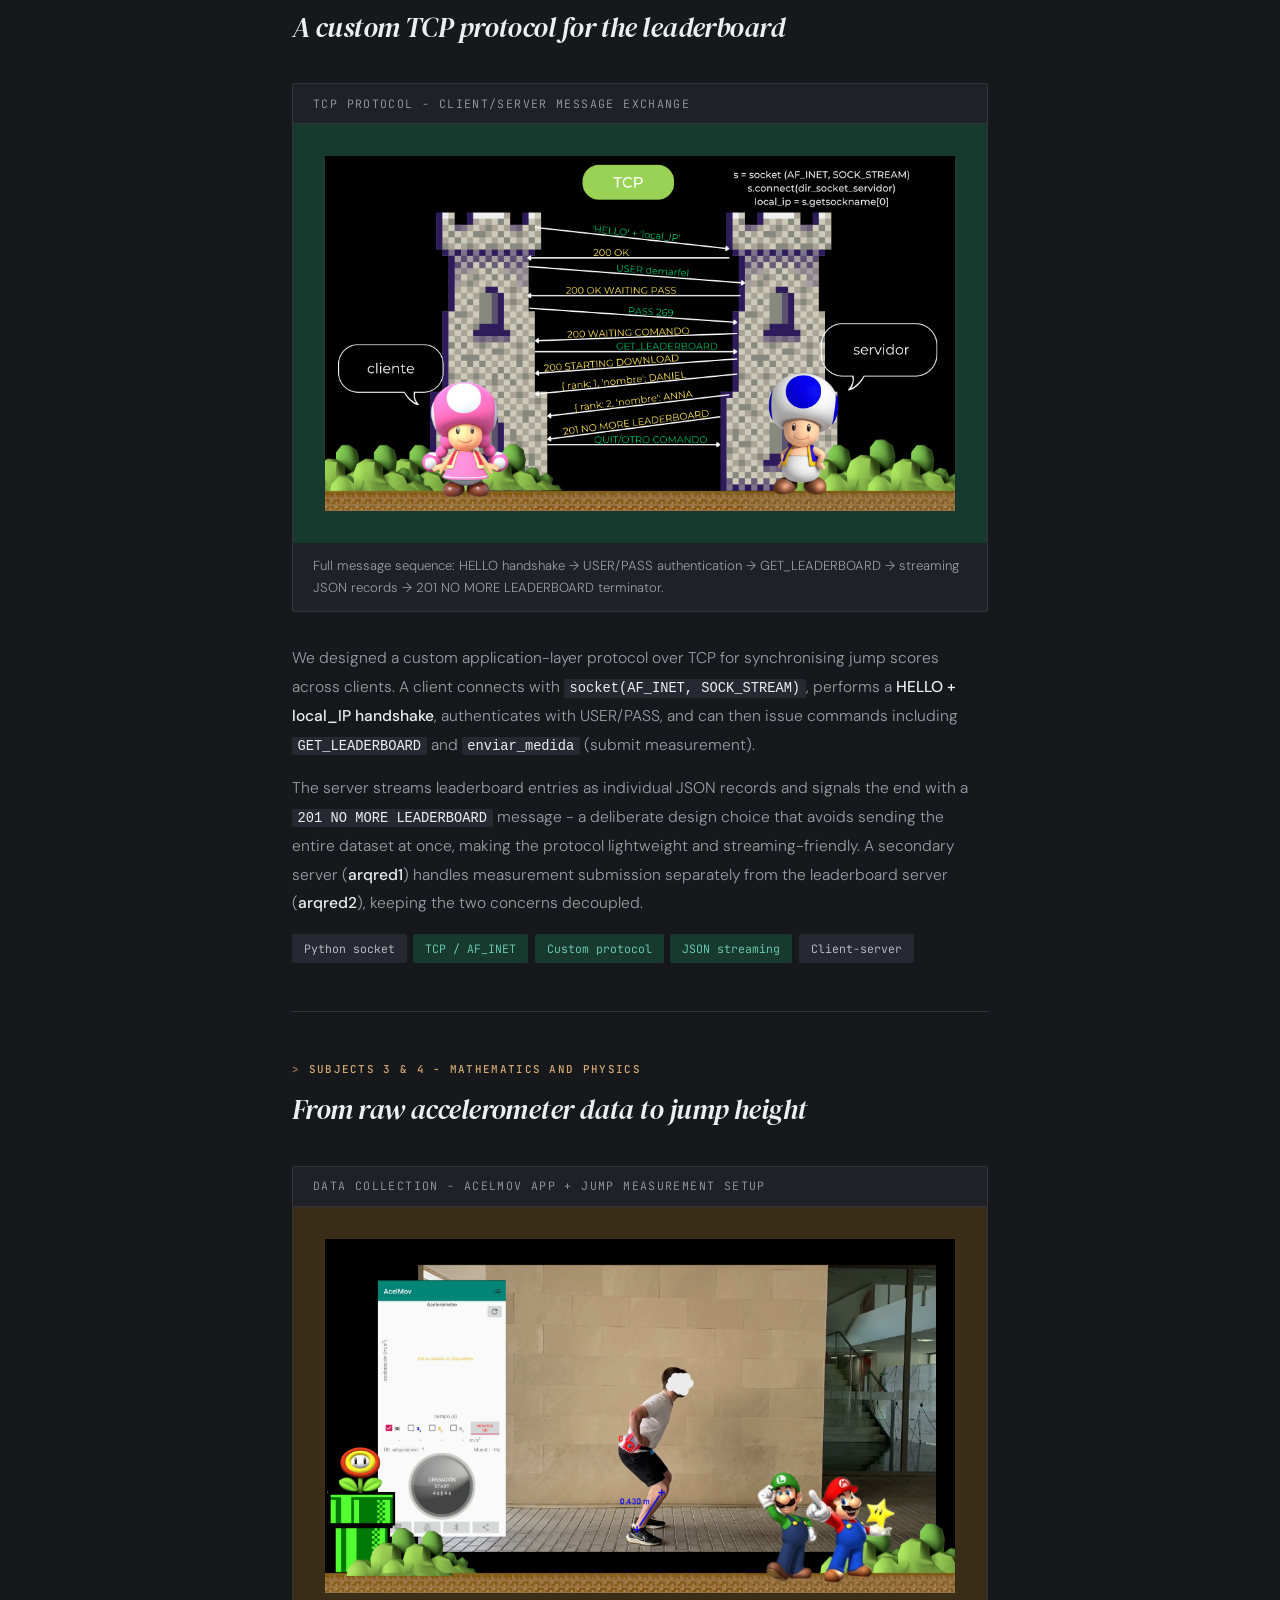
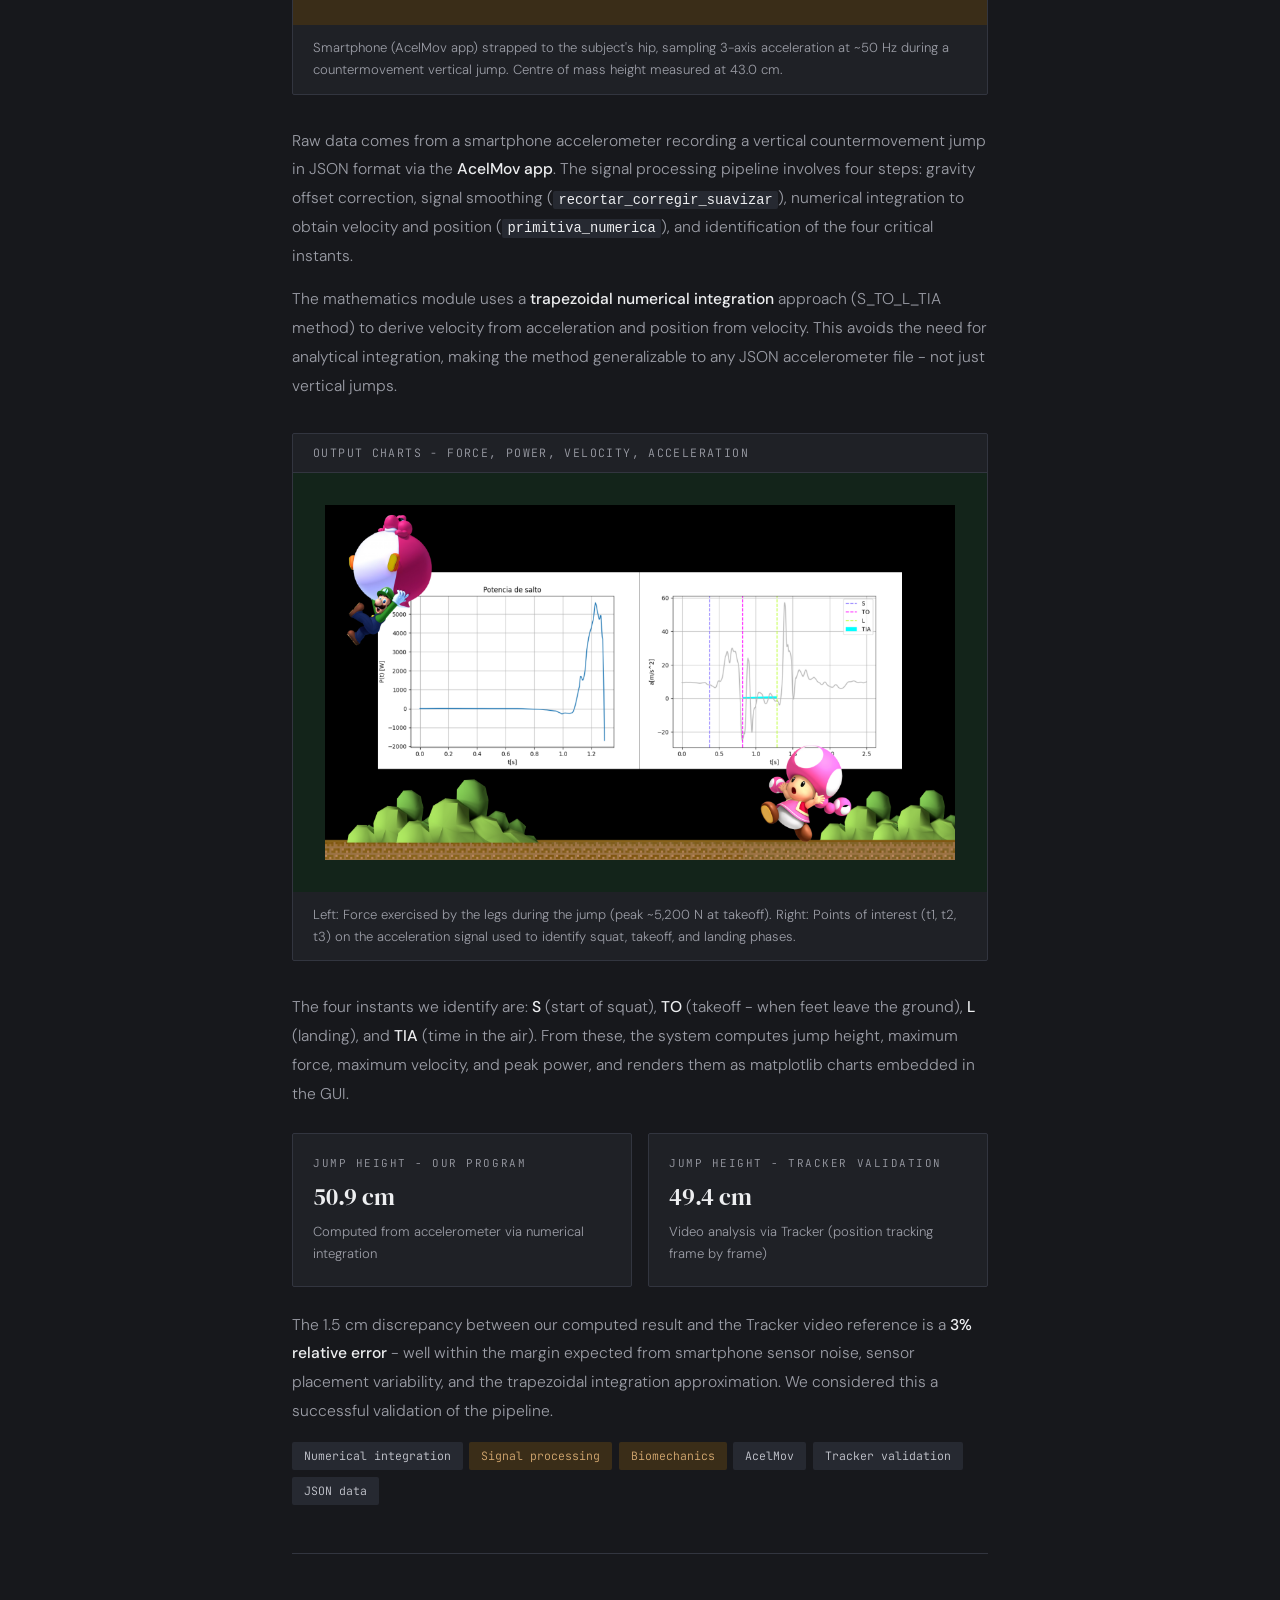
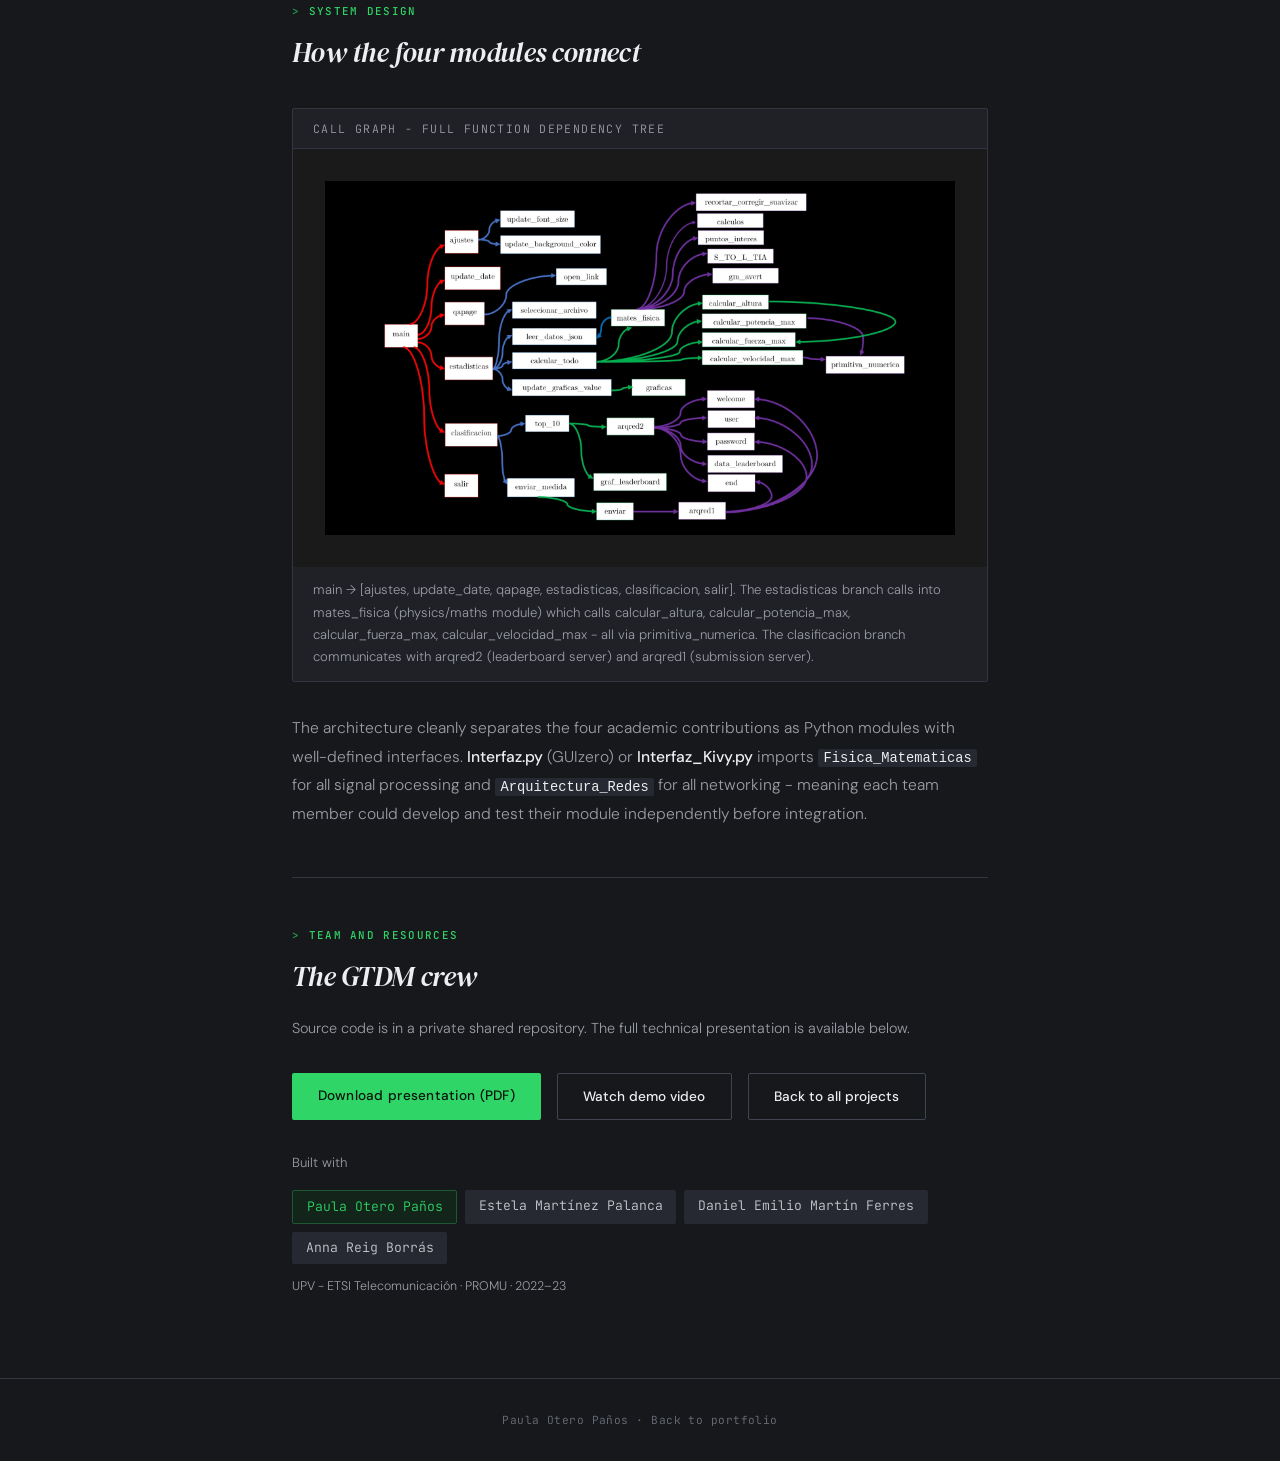
<file: promu.html>
<!DOCTYPE html>
<html lang="en">
<head>
<meta charset="UTF-8">
<meta name="viewport" content="width=device-width, initial-scale=1.0">
<script>
  (function () {
    try {
      if (localStorage.getItem('theme') !== 'light') {
        document.documentElement.setAttribute('data-theme', 'dark');
      }
    } catch (e) {}
  })();
</script>
<title>Super Jump World</title>
<link href="https://fonts.googleapis.com/css2?family=DM+Serif+Display:ital@0;1&family=DM+Sans:opsz,wght@9..40,300;9..40,400;9..40,500&family=Caveat:wght@500;600;700&family=JetBrains+Mono:wght@400;500&display=swap" rel="stylesheet">
<style>
  :root {
    --bg: #F7F6F2;
    --surface: #FFFFFF;
    --text: #161616;
    --muted: #5E5E5E;
    --subtle: #E4E3DE;
    --accent: #1B3FAB;
    --accent-light: #ECF0FB;
    --accent-mid: #C5CEEF;
    --green: #0E6E56;
    --green-light: #E1F5EE;
    --amber: #7A4A0A;
    --amber-light: #FDF3E3;
    --amber-mid: #F0C97A;
    --coral: #8B2A10;
    --coral-light: #FDEEE9;
    --coral-mid: #F0A080;
    --nav-bg: rgba(247,246,242,0.92);
  }

  [data-theme="dark"] {
    --bg: #17181C;
    --surface: #1F2126;
    --text: #EDEEF0;
    --muted: #9B9DA6;
    --subtle: #32353F;
    --nav-bg: rgba(23,24,28,0.86);
    --accent: #718AD6;
    --accent-light: #18213A;
    --accent-mid: #374886;
    --green: #71D6BC;
    --green-light: #183A2E;
    --amber: #D6AA71;
    --amber-light: #3A2D18;
    --amber-mid: #866C37;
    --coral: #D68671;
    --coral-light: #3A2018;
    --coral-mid: #864D37;
  }

  [data-theme="dark"] .screenshot-img.gray { background: #262931; color: var(--muted); }
  [data-theme="dark"] .tag-tech { background: #262931; color: #C7C9D1; }
  [data-theme="dark"] .team-chip { background: #262931; color: #C7C9D1; }
  [data-theme="dark"] code { background: #262931; }
  [data-theme="dark"] code[style] { background: #262931 !important; color: #EDEEF0 !important; }
  [data-theme="dark"] .theme-toggle .icon-sun { display: none; }
  [data-theme="dark"] .theme-toggle .icon-moon { display: block; }
  html { transition: background 0.2s; }
  body { transition: background 0.2s, color 0.2s; }
  * { margin: 0; padding: 0; box-sizing: border-box; }
  html { scroll-behavior: smooth; }
  body { font-family: 'DM Sans', sans-serif; background: var(--bg); color: var(--text); font-size: 16px; line-height: 1.7; }

  nav {
    position: fixed; top: 0; left: 0; right: 0; z-index: 100;
    background: var(--nav-bg); backdrop-filter: blur(14px);
    border-bottom: 1px solid var(--subtle);
    padding: 0 2.5rem; height: 58px;
    display: flex; align-items: center; justify-content: space-between;
  }
  .nav-logo { font-family: 'DM Serif Display', serif; font-size: 1.05rem; color: var(--text); text-decoration: none; }
  .nav-back { font-size: 0.82rem; color: var(--muted); text-decoration: none; letter-spacing: 0.03em; display: flex; align-items: center; gap: 0.4rem; transition: color 0.2s; }
  .nav-back:hover { color: var(--accent); }
  .theme-toggle { width: 30px; height: 30px; border-radius: 2px; border: 1px solid var(--subtle); background: transparent; color: var(--muted); cursor: pointer; display: flex; align-items: center; justify-content: center; transition: border-color 0.2s, color 0.2s; flex-shrink: 0; }
  .theme-toggle:hover { border-color: var(--accent); color: var(--accent); }
  .theme-toggle svg { width: 15px; height: 15px; }
  .theme-toggle .icon-moon { display: none; }

  .page { max-width: 760px; margin: 0 auto; padding: 6rem 2rem 5rem; }
  hr.divider { border: none; border-top: 1px solid var(--subtle); margin: 3rem 0; }

  .label { font-size: 0.68rem; letter-spacing: 0.18em; text-transform: uppercase; font-weight: 500; margin-bottom: 0.5rem; }
  .label-blue { color: var(--accent); }
  .label-green { color: var(--green); }
  .label-amber { color: var(--amber); }
  .label-coral { color: var(--coral); }

  /* HERO */
  .badge { display: inline-block; padding: 0.25rem 0.75rem; border-radius: 2px; font-size: 0.75rem; font-weight: 500; letter-spacing: 0.02em; }
  .badge-blue { background: var(--accent-light); color: var(--accent); border: 1px solid var(--accent-mid); }
  .badge-green { background: var(--green-light); color: var(--green); }
  .badge-grade { background: #1B3FAB; color: white; }
  .badge-amber { background: var(--amber-light); color: var(--amber); border: 1px solid var(--amber-mid); }

  .project-eyebrow { display: flex; align-items: center; gap: 0.75rem; margin-bottom: 1.25rem; flex-wrap: wrap; }
  .project-title { font-family: 'DM Serif Display', serif; font-size: clamp(2rem, 5vw, 3rem); letter-spacing: -0.025em; line-height: 1.1; margin-bottom: 1.25rem; }
  .project-title em { font-style: italic; color: var(--accent); }
  .project-subtitle { font-size: 1.05rem; color: var(--muted); font-weight: 300; line-height: 1.8; max-width: 580px; margin-bottom: 2rem; }

  .meta-row { display: flex; flex-wrap: wrap; gap: 1.5rem; font-size: 0.82rem; color: var(--muted); border-top: 1px solid var(--subtle); padding-top: 1.25rem; }
  .meta-item { display: flex; flex-direction: column; gap: 0.15rem; }
  .meta-key { font-size: 0.66rem; letter-spacing: 0.14em; text-transform: uppercase; color: var(--muted); opacity: 0.7; }
  .meta-val { color: var(--text); font-weight: 400; }

  /* SUBJECT CARDS */
  .subject-grid { display: grid; grid-template-columns: 1fr 1fr; gap: 1px; background: var(--subtle); border: 1px solid var(--subtle); border-radius: 2px; overflow: hidden; margin: 2rem 0; }
  .subject-card { background: var(--surface); padding: 1.5rem; }
  .subject-icon { font-size: 1.4rem; margin-bottom: 0.75rem; }
  .subject-name { font-size: 0.68rem; letter-spacing: 0.14em; text-transform: uppercase; font-weight: 500; margin-bottom: 0.3rem; }
  .subject-name-blue { color: var(--accent); }
  .subject-name-green { color: var(--green); }
  .subject-name-amber { color: var(--amber); }
  .subject-name-coral { color: var(--coral); }
  .subject-title { font-family: 'DM Serif Display', serif; font-size: 1.05rem; margin-bottom: 0.4rem; }
  .subject-desc { font-size: 0.85rem; color: var(--muted); font-weight: 300; line-height: 1.7; }

  /* SCREENSHOT BLOCK */
  .screenshot-block { background: var(--surface); border: 1px solid var(--subtle); border-radius: 2px; overflow: hidden; margin: 2rem 0; }
  .screenshot-label { padding: 0.6rem 1.25rem; border-bottom: 1px solid var(--subtle); font-size: 0.72rem; letter-spacing: 0.12em; text-transform: uppercase; color: var(--muted); }
  .screenshot-img { width: 100%; min-height: 200px; background: #111; display: flex; align-items: center; justify-content: center; font-size: 0.78rem; color: #666; letter-spacing: 0.08em; text-transform: uppercase; flex-direction: column; gap: 0.5rem; padding: 2rem; }
  .screenshot-img.amber { background: var(--amber-light); color: var(--amber); }
  .screenshot-img.green { background: var(--green-light); color: var(--green); }
  .screenshot-img.blue { background: var(--accent-light); color: var(--accent); }
  .screenshot-img.dark { background: #1A1A1A; color: #888; }
  .screenshot-caption { padding: 0.75rem 1.25rem; font-size: 0.82rem; color: var(--muted); font-weight: 300; }

  /* PROSE */
  .prose h3 { font-family: 'DM Serif Display', serif; font-size: 1.3rem; letter-spacing: -0.01em; margin: 2.5rem 0 0.75rem; }
  .prose h3:first-child { margin-top: 0; }
  .prose p { font-size: 0.975rem; color: var(--muted); font-weight: 300; line-height: 1.85; margin-bottom: 0.9rem; }
  .prose p strong { color: var(--text); font-weight: 500; }
  .prose ul { padding-left: 1.25rem; margin-bottom: 0.9rem; }
  .prose ul li { font-size: 0.975rem; color: var(--muted); font-weight: 300; line-height: 1.75; margin-bottom: 0.3rem; }
  .prose ul li strong { color: var(--text); font-weight: 500; }

  /* MODULE TABLE */
  .module-table { width: 100%; border-collapse: collapse; font-size: 0.875rem; margin: 1.5rem 0; }
  .module-table th { text-align: left; font-size: 0.68rem; letter-spacing: 0.12em; text-transform: uppercase; color: var(--muted); font-weight: 500; padding: 0.6rem 1rem; border-bottom: 1px solid var(--subtle); }
  .module-table td { padding: 0.75rem 1rem; border-bottom: 1px solid var(--subtle); color: var(--muted); font-weight: 300; line-height: 1.6; vertical-align: top; }
  .module-table td:first-child { font-family: 'DM Mono', 'Fira Mono', monospace; font-size: 0.82rem; color: var(--accent); font-weight: 400; white-space: nowrap; }
  .module-table tr:last-child td { border-bottom: none; }

  /* RESULTS GRID */
  .results-row { display: grid; grid-template-columns: 1fr 1fr; gap: 1rem; margin: 1.5rem 0; }
  .result-card { background: var(--surface); border: 1px solid var(--subtle); border-radius: 2px; padding: 1.25rem; }
  .result-card-label { font-size: 0.68rem; letter-spacing: 0.14em; text-transform: uppercase; color: var(--muted); margin-bottom: 0.3rem; }
  .result-card-val { font-family: 'DM Serif Display', serif; font-size: 1.5rem; letter-spacing: -0.01em; margin-bottom: 0.2rem; }
  .result-card-sub { font-size: 0.82rem; color: var(--muted); font-weight: 300; }

  /* TECH TAGS */
  .tag-row { display: flex; flex-wrap: wrap; gap: 0.4rem; margin: 1rem 0; }
  .tag { padding: 0.28rem 0.75rem; border-radius: 2px; font-size: 0.78rem; }
  .tag-tech { background: #EFEFEF; color: #2A2A2A; }
  .tag-blue { background: var(--accent-light); color: var(--accent); }
  .tag-green { background: var(--green-light); color: var(--green); }
  .tag-amber { background: var(--amber-light); color: var(--amber); }
  .tag-coral { background: var(--coral-light); color: var(--coral); }

  /* ACTIONS */
  .action-row { display: flex; gap: 1rem; flex-wrap: wrap; margin-top: 2rem; }
  .btn-primary { background: var(--accent); color: white; padding: 0.7rem 1.6rem; border-radius: 2px; text-decoration: none; font-size: 0.85rem; font-weight: 500; letter-spacing: 0.02em; transition: opacity 0.2s; }
  .btn-primary:hover { opacity: 0.82; }
  .btn-secondary { background: transparent; color: var(--text); padding: 0.7rem 1.6rem; border-radius: 2px; text-decoration: none; font-size: 0.85rem; font-weight: 500; border: 1px solid var(--subtle); transition: border-color 0.2s; }
  .btn-secondary:hover { border-color: var(--text); }

  .team-row { display: flex; flex-wrap: wrap; gap: 0.5rem; margin-top: 1rem; }
  .team-chip { background: #F0F0F0; color: #2A2A2A; padding: 0.3rem 0.85rem; border-radius: 2px; font-size: 0.82rem; }
  .team-chip.me { background: var(--accent-light); color: var(--accent); border: 1px solid var(--accent-mid); }

  footer { border-top: 1px solid var(--subtle); padding: 2rem; text-align: center; font-size: 0.78rem; color: var(--muted); letter-spacing: 0.04em; }

  @media (max-width: 560px) {
    .subject-grid { grid-template-columns: 1fr; }
    .results-row { grid-template-columns: 1fr; }
    .meta-row { gap: 1rem; }
  }
</style>
<link rel="icon" type="image/svg+xml" href="data:image/svg+xml,%3Csvg xmlns=%22http://www.w3.org/2000/svg%22 viewBox=%220 0 100 100%22%3E%3Crect width=%22100%22 height=%22100%22 rx=%2222%22 fill=%22%2317181C%22/%3E%3Cpolyline points=%2213,34 31,50 13,66%22 fill=%22none%22 stroke=%22%236BF08F%22 stroke-width=%229%22 stroke-linecap=%22round%22 stroke-linejoin=%22round%22/%3E%3Cpath d=%22M45 74V27h14a14 14 0 0 1 0 28H45%22 fill=%22none%22 stroke=%22%23fff%22 stroke-width=%229%22 stroke-linecap=%22round%22 stroke-linejoin=%22round%22/%3E%3Cline x1=%2266%22 y1=%2276%22 x2=%2288%22 y2=%2276%22 stroke=%22%236BF08F%22 stroke-width=%229%22 stroke-linecap=%22round%22/%3E%3C/svg%3E">
<link rel="stylesheet" href="assets/site.css">
<script src="assets/site.js"></script>
</head>
<body data-page="promu">

<nav>
  <a href="index.html" class="nav-logo" aria-label="Paula Otero"><span class="nl-text" aria-hidden="true"><span class="nl-u">paula</span><span class="nl-s">@</span>otero<span class="nl-s">:~</span><span class="nl-p">$</span></span></a>
  <div class="nav-right">
    <a href="index.html#proyectos" class="nav-back">
      <svg viewBox="0 0 20 20" fill="currentColor"><path fill-rule="evenodd" d="M9.707 16.707a1 1 0 01-1.414 0l-6-6a1 1 0 010-1.414l6-6a1 1 0 011.414 1.414L5.414 9H17a1 1 0 110 2H5.414l4.293 4.293a1 1 0 010 1.414z" clip-rule="evenodd"/></svg>
      <span>Back to portfolio</span>
    </a>
    <button class="theme-toggle" id="theme-toggle" aria-label="Toggle light / dark theme" title="Toggle theme">
      <svg class="icon-sun" viewBox="0 0 20 20" fill="currentColor"><path d="M10 4a1 1 0 011-1V2a1 1 0 10-2 0v1a1 1 0 011 1zm0 12a1 1 0 011 1v1a1 1 0 11-2 0v-1a1 1 0 011-1zM4 10a1 1 0 01-1 1H2a1 1 0 110-2h1a1 1 0 011 1zm14 0a1 1 0 01-1 1h-1a1 1 0 110-2h1a1 1 0 011 1zM5.64 5.64a1 1 0 010-1.41l-.71-.71a1 1 0 10-1.41 1.41l.7.71a1 1 0 001.42 0zm9.9 9.9a1 1 0 010-1.41l.7-.71a1 1 0 111.42 1.41l-.71.71a1 1 0 01-1.41 0zM5.64 14.36a1 1 0 00-1.41 0l-.71.7a1 1 0 101.41 1.42l.71-.71a1 1 0 000-1.41zm9.9-9.9a1 1 0 00-1.41 0l-.71.7a1 1 0 001.41 1.42l.71-.71a1 1 0 000-1.41zM10 6a4 4 0 100 8 4 4 0 000-8z"/></svg>
      <svg class="icon-moon" viewBox="0 0 20 20" fill="currentColor"><path d="M17.293 13.293A8 8 0 016.707 2.707a8.001 8.001 0 1010.586 10.586z"/></svg>
    </button>
  </div>
</nav>

<main class="page">

  <!-- HEADER -->
  <header>
    <div class="project-eyebrow">
      <span class="badge badge-blue">Interdisciplinary project</span>
      <span class="badge badge-amber">4 courses · 1 system</span>
    </div>
    <h1 class="project-title">Super Jump World -<br><em>Physics meets Python</em></h1>
    <p class="project-subtitle">
      An interdisciplinary first-year project (PROMU) integrating programming, network architecture, 
      mathematics, and physics into a single desktop application: a jump analyser that 
      measures real human jumps using a smartphone accelerometer, processes the data with 
      numerical methods, and syncs results across a custom TCP network.
    </p>
    <div class="meta-row">
      <div class="meta-item">
        <span class="meta-key">Course</span>
        <span class="meta-val">Programming, Network Architectures, Physics and Mathematics</span>
      </div>
      <div class="meta-item">
        <span class="meta-key">Institution</span>
        <span class="meta-val">UPV - School of Telecommunications Engineering</span>
      </div>
      <div class="meta-item">
        <span class="meta-key">Year</span>
        <span class="meta-val">2022–23</span>
      </div>
    </div>
  </header>

  <hr class="divider">

  <!-- WHAT IS PROMU -->
  <section class="prose">
    <h3>What PROMU is</h3>
    <p>
      PROMU is UPV's first-year interdisciplinary project format, where four independent subjects 
      - Programming, Network Architecture, Mathematics and Physics - converge into a single 
      shared deliverable. Each module contributes a real technical component; the challenge is 
      making them work together as one coherent system. <strong>Our project was called 
      Super Jump World</strong>: a desktop application that analyses human vertical jumps 
      using real accelerometer data collected from a phone.
    </p>
  </section>

  <!-- SUBJECT OVERVIEW -->
  <div class="subject-grid">
    <div class="subject-card">
      <div class="subject-icon">💻</div>
      <p class="subject-name subject-name-blue">Programming</p>
      <p class="subject-title">Desktop GUI application</p>
      <p class="subject-desc">Built primarily as a desktop application using Python + GUIzero. We also explored an early UI prototype in Kivy to understand how a cross-platform mobile version could be structured, although it remained at the design and experimentation stage since mobile development had not yet been covered in the curriculum.</p>
    </div>
    <div class="subject-card">
      <div class="subject-icon">🌐</div>
      <p class="subject-name subject-name-green">Network Architecture</p>
      <p class="subject-title">Custom TCP protocol</p>
      <p class="subject-desc">Designed and implemented a client-server TCP protocol from scratch. Clients authenticate with USER/PASS, send measurement data, and retrieve the global leaderboard via GET_LEADERBOARD.</p>
    </div>
    <div class="subject-card">
      <div class="subject-icon">📐</div>
      <p class="subject-name subject-name-amber">Mathematics</p>
      <p class="subject-title">Numerical integration</p>
      <p class="subject-desc">Derived velocity and position from raw accelerometer data using numerical integration (primitiva_numerica). Applied signal smoothing and correction to filter gravity offset and sensor noise.</p>
    </div>
    <div class="subject-card">
      <div class="subject-icon">⚡</div>
      <p class="subject-name subject-name-coral">Physics</p>
      <p class="subject-title">Jump biomechanics</p>
      <p class="subject-desc">Computed maximum force, velocity, power, and jump height from the processed signal. Identified key instants (S, TO, L, TIA) and validated results against Tracker video analysis (50.9 cm vs 49.4 cm).</p>
    </div>
  </div>

  <hr class="divider">

  <!-- PROGRAMMING -->
  <section>
    <p class="label label-blue">Subject 1 - Programming</p>
    <h2 style="font-family:'DM Serif Display',serif;font-size:1.75rem;letter-spacing:-0.02em;margin-bottom:1.5rem;">Two GUIs, one application</h2>

    <div class="screenshot-block">
      <div class="screenshot-label">Application - GUIzero desktop version (Python)</div>
      <div class="screenshot-img dark">
        <img loading="lazy" src="images/desktop_guizero.png" alt="Desktop guizero ovreview"
        style="width:50%; height:50%; object-fit:cover;">
      </div>
      <p class="screenshot-caption">Main menu of the GUIzero version with Statistics, Leaderboard, and Exit options. Mario-themed interface styled with a custom RetroMario font and pixel-accurate assets.</p>
    </div>

    <div class="prose">
    <p>
    The main implementation was developed as a desktop application using <strong>GUIzero + Tkinter</strong>, enabling rapid prototyping of the full data processing and networking pipeline. In parallel, we experimented with an early interface prototype in <strong>Kivy</strong> to explore how the system could be adapted to mobile environments. This exploratory version focused on layout structure and navigation concepts rather than full functionality, as mobile development and Java-based tooling were introduced later in the degree.
    </p>
      <p>
        The call graph (shown in the function diagram) maps the full dependency tree from <code style="font-size:0.88em;background:#F0F0F0;padding:0.1rem 0.35rem;border-radius:2px">main</code> through 
        <code style="font-size:0.88em;background:#F0F0F0;padding:0.1rem 0.35rem;border-radius:2px">estadisticas</code>, <code style="font-size:0.88em;background:#F0F0F0;padding:0.1rem 0.35rem;border-radius:2px">clasificacion</code>, and <code style="font-size:0.88em;background:#F0F0F0;padding:0.1rem 0.35rem;border-radius:2px">ajustes</code> 
        down to the physics computation functions - clearly separating UI, data, networking, and signal processing layers.
      </p>
    </div>

    <table class="module-table">
      <thead><tr><th>Python module</th><th>Role in the application</th></tr></thead>
      <tbody>
        <tr><td>guizero</td><td>GUI framework for the desktop version. Provides Window, Text, PushButton, Box, Picture, Slider, Combo, TextBox.</td></tr>
        <tr><td>kivy</td><td>Cross-platform GUI for the mobile-ready version. Runs on all major desktop OSes, Android, iOS, and Raspberry Pi.</td></tr>
        <tr><td>pygame</td><td>Audio playback. Loads and plays background music and sound effects (pipe.wav).</td></tr>
        <tr><td>tkinter</td><td>File picker dialog via <code style="font-size:0.85em">filedialog.askopenfilename</code> for loading JSON measurement files.</td></tr>
        <tr><td>matplotlib.pyplot</td><td>Generates all physics and signal charts: force, velocity, power, acceleration module.</td></tr>
        <tr><td>PIL</td><td>Temporarily saves matplotlib figures as images for embedding in the GUIzero interface.</td></tr>
        <tr><td>sys / os</td><td>Application exit and opening external links.</td></tr>
      </tbody>
    </table>

    <div class="tag-row">
      <span class="tag tag-tech">Python 3</span>
      <span class="tag tag-blue">GUIzero</span>
      <span class="tag tag-blue">Kivy</span>
      <span class="tag tag-tech">Tkinter</span>
      <span class="tag tag-tech">Pygame</span>
      <span class="tag tag-tech">Matplotlib</span>
      <span class="tag tag-tech">PIL</span>
    </div>
  </section>

  <hr class="divider">

  <!-- NETWORKS -->
  <section>
    <p class="label label-green">Subject 2 - Network Architecture</p>
    <h2 style="font-family:'DM Serif Display',serif;font-size:1.75rem;letter-spacing:-0.02em;margin-bottom:1.5rem;">A custom TCP protocol for the leaderboard</h2>

    <div class="screenshot-block">
      <div class="screenshot-label">TCP protocol - client/server message exchange</div>
      <div class="screenshot-img green">
        <img loading="lazy" src="images/tcp_protocol.png" alt="TCP protocol scheme"
        style="width:100%; height:100%; object-fit:cover;">
      </div>
      <p class="screenshot-caption">Full message sequence: HELLO handshake → USER/PASS authentication → GET_LEADERBOARD → streaming JSON records → 201 NO MORE LEADERBOARD terminator.</p>
    </div>

    <div class="prose">
      <p>
        We designed a custom application-layer protocol over TCP for synchronising jump scores 
        across clients. A client connects with <code style="font-size:0.88em;background:#F0F0F0;padding:0.1rem 0.35rem;border-radius:2px">socket(AF_INET, SOCK_STREAM)</code>, 
        performs a <strong>HELLO + local_IP handshake</strong>, authenticates with USER/PASS, 
        and can then issue commands including <code style="font-size:0.88em;background:#F0F0F0;padding:0.1rem 0.35rem;border-radius:2px">GET_LEADERBOARD</code> 
        and <code style="font-size:0.88em;background:#F0F0F0;padding:0.1rem 0.35rem;border-radius:2px">enviar_medida</code> (submit measurement).
      </p>
      <p>
        The server streams leaderboard entries as individual JSON records and signals the end 
        with a <code style="font-size:0.88em;background:#F0F0F0;padding:0.1rem 0.35rem;border-radius:2px">201 NO MORE LEADERBOARD</code> message - 
        a deliberate design choice that avoids sending the entire dataset at once, 
        making the protocol lightweight and streaming-friendly. 
        A secondary server (<strong>arqred1</strong>) handles measurement submission separately from 
        the leaderboard server (<strong>arqred2</strong>), keeping the two concerns decoupled.
      </p>
    </div>

    <div class="tag-row">
      <span class="tag tag-tech">Python socket</span>
      <span class="tag tag-green">TCP / AF_INET</span>
      <span class="tag tag-green">Custom protocol</span>
      <span class="tag tag-green">JSON streaming</span>
      <span class="tag tag-tech">Client-server</span>
    </div>
  </section>

  <hr class="divider">

  <!-- MATHS + PHYSICS -->
  <section>
    <p class="label label-amber">Subjects 3 & 4 - Mathematics and Physics</p>
    <h2 style="font-family:'DM Serif Display',serif;font-size:1.75rem;letter-spacing:-0.02em;margin-bottom:1.5rem;">From raw accelerometer data to jump height</h2>

    <div class="screenshot-block">
      <div class="screenshot-label">Data collection - AcelMov app + jump measurement setup</div>
      <div class="screenshot-img amber">
        <img loading="lazy" src="images/tracker.png" alt="Tracker"
        style="width:100%; height:100%; object-fit:cover;">
      </div>
      <p class="screenshot-caption">Smartphone (AcelMov app) strapped to the subject's hip, sampling 3-axis acceleration at ~50 Hz during a countermovement vertical jump. Centre of mass height measured at 43.0 cm.</p>
    </div>

    <div class="prose">
      <p>
        Raw data comes from a smartphone accelerometer recording a vertical countermovement jump 
        in JSON format via the <strong>AcelMov app</strong>. The signal processing pipeline 
        involves four steps: gravity offset correction, signal smoothing 
        (<code style="font-size:0.88em;background:#F0F0F0;padding:0.1rem 0.35rem;border-radius:2px">recortar_corregir_suavizar</code>), 
        numerical integration to obtain velocity and position 
        (<code style="font-size:0.88em;background:#F0F0F0;padding:0.1rem 0.35rem;border-radius:2px">primitiva_numerica</code>), 
        and identification of the four critical instants.
      </p>
      <p>
        The mathematics module uses a <strong>trapezoidal numerical integration</strong> approach 
        (S_TO_L_TIA method) to derive velocity from acceleration and position from velocity. 
        This avoids the need for analytical integration, making the method generalizable to any 
        JSON accelerometer file - not just vertical jumps.
      </p>
    </div>

    <div class="screenshot-block">
      <div class="screenshot-label">Output charts - force, power, velocity, acceleration</div>
      <div class="screenshot-img blue">
        <img loading="lazy" src="images/charts.png" alt="charts"
        style="width:100%; height:100%; object-fit:cover;">
      </div>
      <p class="screenshot-caption">Left: Force exercised by the legs during the jump (peak ~5,200 N at takeoff). Right: Points of interest (t1, t2, t3) on the acceleration signal used to identify squat, takeoff, and landing phases.</p>
    </div>

    <div class="prose">
      <p>
        The four instants we identify are: <strong>S</strong> (start of squat), 
        <strong>TO</strong> (takeoff - when feet leave the ground), 
        <strong>L</strong> (landing), and <strong>TIA</strong> (time in the air). 
        From these, the system computes jump height, maximum force, maximum velocity, 
        and peak power, and renders them as matplotlib charts embedded in the GUI.
      </p>
    </div>

    <!-- RESULTS -->
    <div class="results-row">
      <div class="result-card">
        <p class="result-card-label">Jump height - our program</p>
        <p class="result-card-val">50.9 cm</p>
        <p class="result-card-sub">Computed from accelerometer via numerical integration</p>
      </div>
      <div class="result-card">
        <p class="result-card-label">Jump height - Tracker validation</p>
        <p class="result-card-val">49.4 cm</p>
        <p class="result-card-sub">Video analysis via Tracker (position tracking frame by frame)</p>
      </div>
    </div>

    <div class="prose">
      <p>
        The 1.5 cm discrepancy between our computed result and the Tracker video reference 
        is a <strong>3% relative error</strong> - well within the margin expected from 
        smartphone sensor noise, sensor placement variability, and the trapezoidal integration 
        approximation. We considered this a successful validation of the pipeline.
      </p>
    </div>

    <div class="tag-row">
      <span class="tag tag-tech">Numerical integration</span>
      <span class="tag tag-amber">Signal processing</span>
      <span class="tag tag-amber">Biomechanics</span>
      <span class="tag tag-tech">AcelMov</span>
      <span class="tag tag-tech">Tracker validation</span>
      <span class="tag tag-tech">JSON data</span>
    </div>
  </section>

  <hr class="divider">

  <!-- ARCHITECTURE -->
  <section>
    <p class="label label-blue">System design</p>
    <h2 style="font-family:'DM Serif Display',serif;font-size:1.75rem;letter-spacing:-0.02em;margin-bottom:1.5rem;">How the four modules connect</h2>

    <div class="screenshot-block">
      <div class="screenshot-label">Call graph - full function dependency tree</div>
      <div class="screenshot-img dark">
        <img loading="lazy" src="images/arqgraph.png" alt="Architecture scheme"
        style="width:100%; height:100%; object-fit:cover;">
      </div>
      <p class="screenshot-caption">main → [ajustes, update_date, qapage, estadisticas, clasificacion, salir]. The estadisticas branch calls into mates_fisica (physics/maths module) which calls calcular_altura, calcular_potencia_max, calcular_fuerza_max, calcular_velocidad_max - all via primitiva_numerica. The clasificacion branch communicates with arqred2 (leaderboard server) and arqred1 (submission server).</p>
    </div>

    <div class="prose">
      <p>
        The architecture cleanly separates the four academic contributions as Python modules with 
        well-defined interfaces. <strong>Interfaz.py</strong> (GUIzero) or <strong>Interfaz_Kivy.py</strong> 
        imports <code style="font-size:0.88em;background:#F0F0F0;padding:0.1rem 0.35rem;border-radius:2px">Fisica_Matematicas</code> for all signal processing 
        and <code style="font-size:0.88em;background:#F0F0F0;padding:0.1rem 0.35rem;border-radius:2px">Arquitectura_Redes</code> for all networking - 
        meaning each team member could develop and test their module independently 
        before integration.
      </p>
    </div>
  </section>

  <hr class="divider">

  <!-- TEAM + LINKS -->
  <section>
    <p class="label label-blue">Team and resources</p>
    <h2 style="font-family:'DM Serif Display',serif;font-size:1.75rem;letter-spacing:-0.02em;margin-bottom:1rem;">The GTDM crew</h2>

    <p style="font-size:0.9rem;color:var(--muted);font-weight:300;margin-bottom:1.5rem;">
      Source code is in a private shared repository. The full technical presentation is available below.
    </p>
    
    <div class="action-row">
      <a href="presentations/PROMU_presentation.pdf" target="_blank" class="btn-primary">Download presentation (PDF)</a>
      <a href="https://youtu.be/xrw-GK-gtwI?is=9B6ibZOdscBeYOlv" target="_blank" class="btn-secondary">Watch demo video</a>
      <a href="index.html#proyectos" class="btn-secondary">Back to all projects</a>
    </div>
    
    <p style="font-size:0.82rem;color:var(--muted);font-weight:300;margin-top:2rem;margin-bottom:0.6rem;">Built with</p>
    <div class="team-row">
      <span class="team-chip me">Paula Otero Paños</span>
      <span class="team-chip">Estela Martínez Palanca</span>
      <span class="team-chip">Daniel Emilio Martín Ferres</span>
      <span class="team-chip">Anna Reig Borrás</span>
    </div>
    <p style="font-size:0.78rem;color:var(--muted);font-weight:300;margin-top:0.75rem;">
      UPV - ETSI Telecomunicación · PROMU · 2022–23
    </p>
  </section>

</main>

<footer>
  Paula Otero Paños · <a href="index.html">Back to portfolio</a>
</footer>

</body>
</html>
</file>
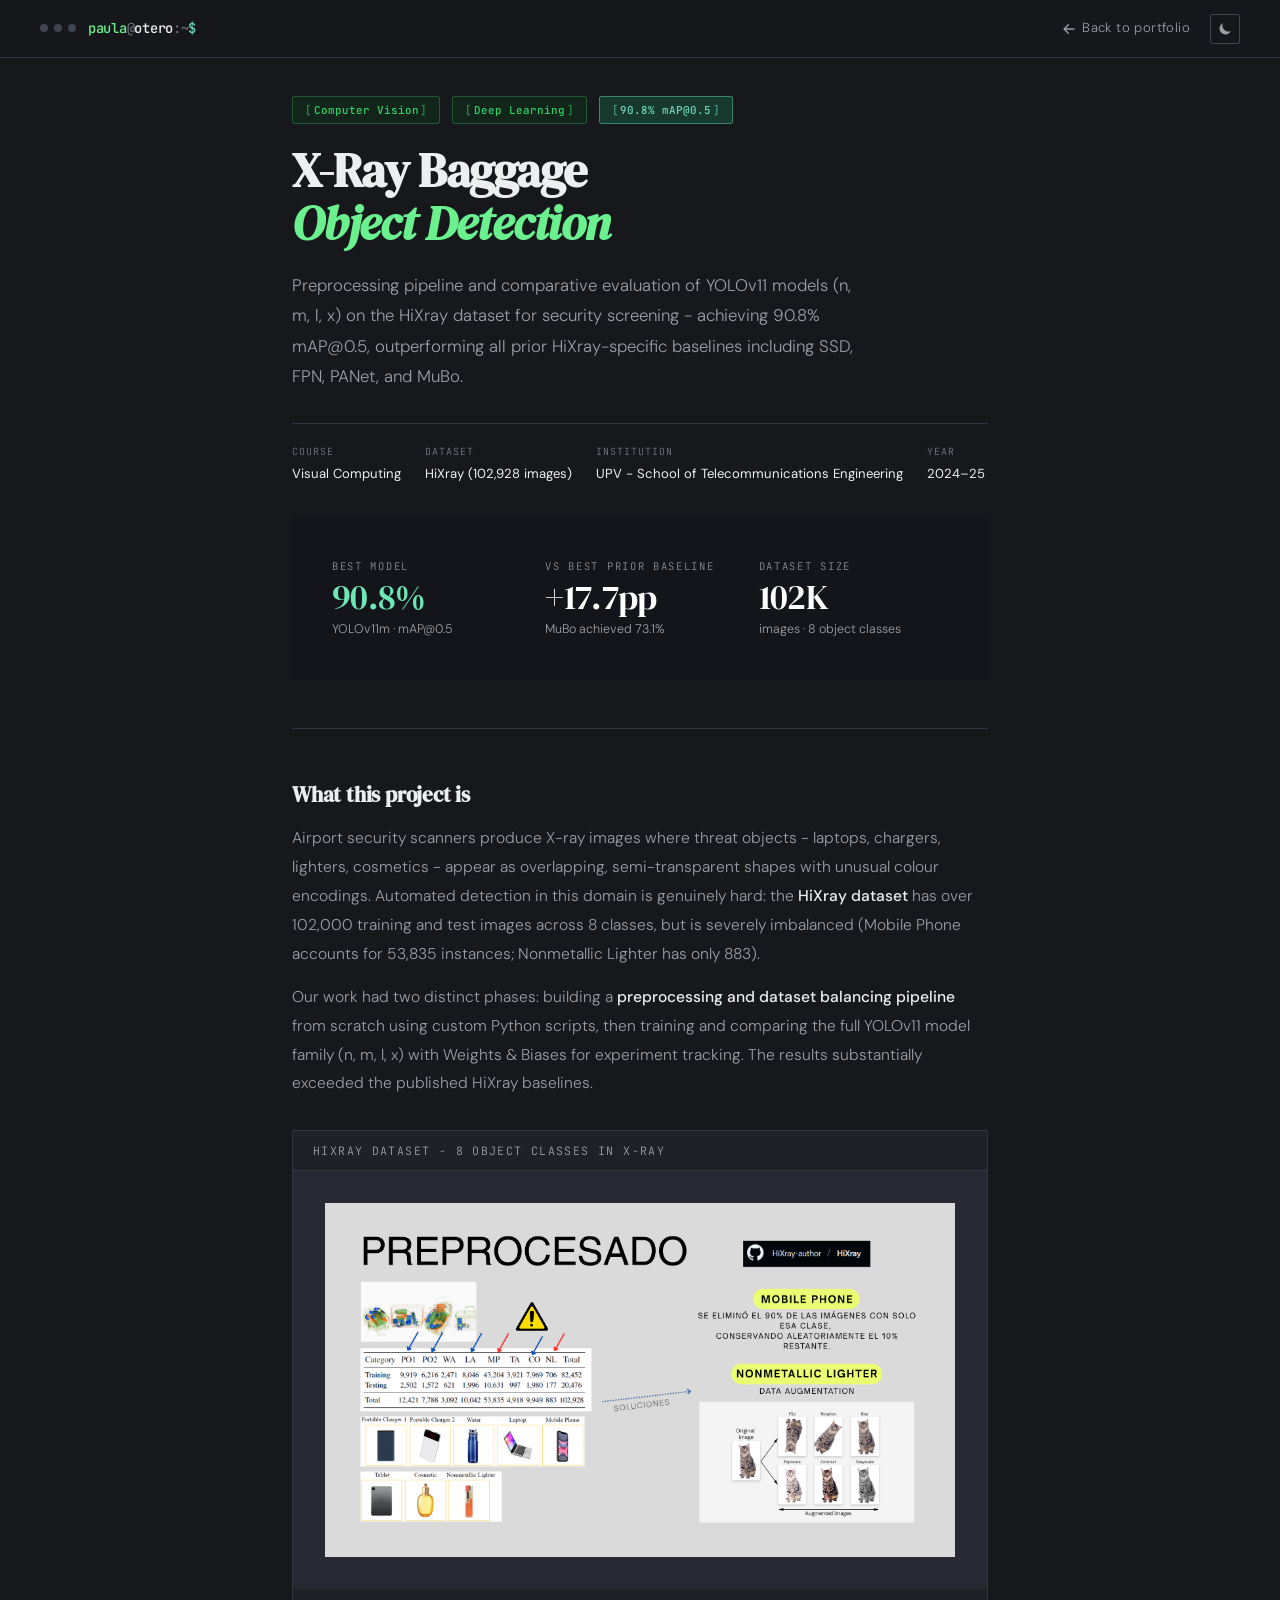
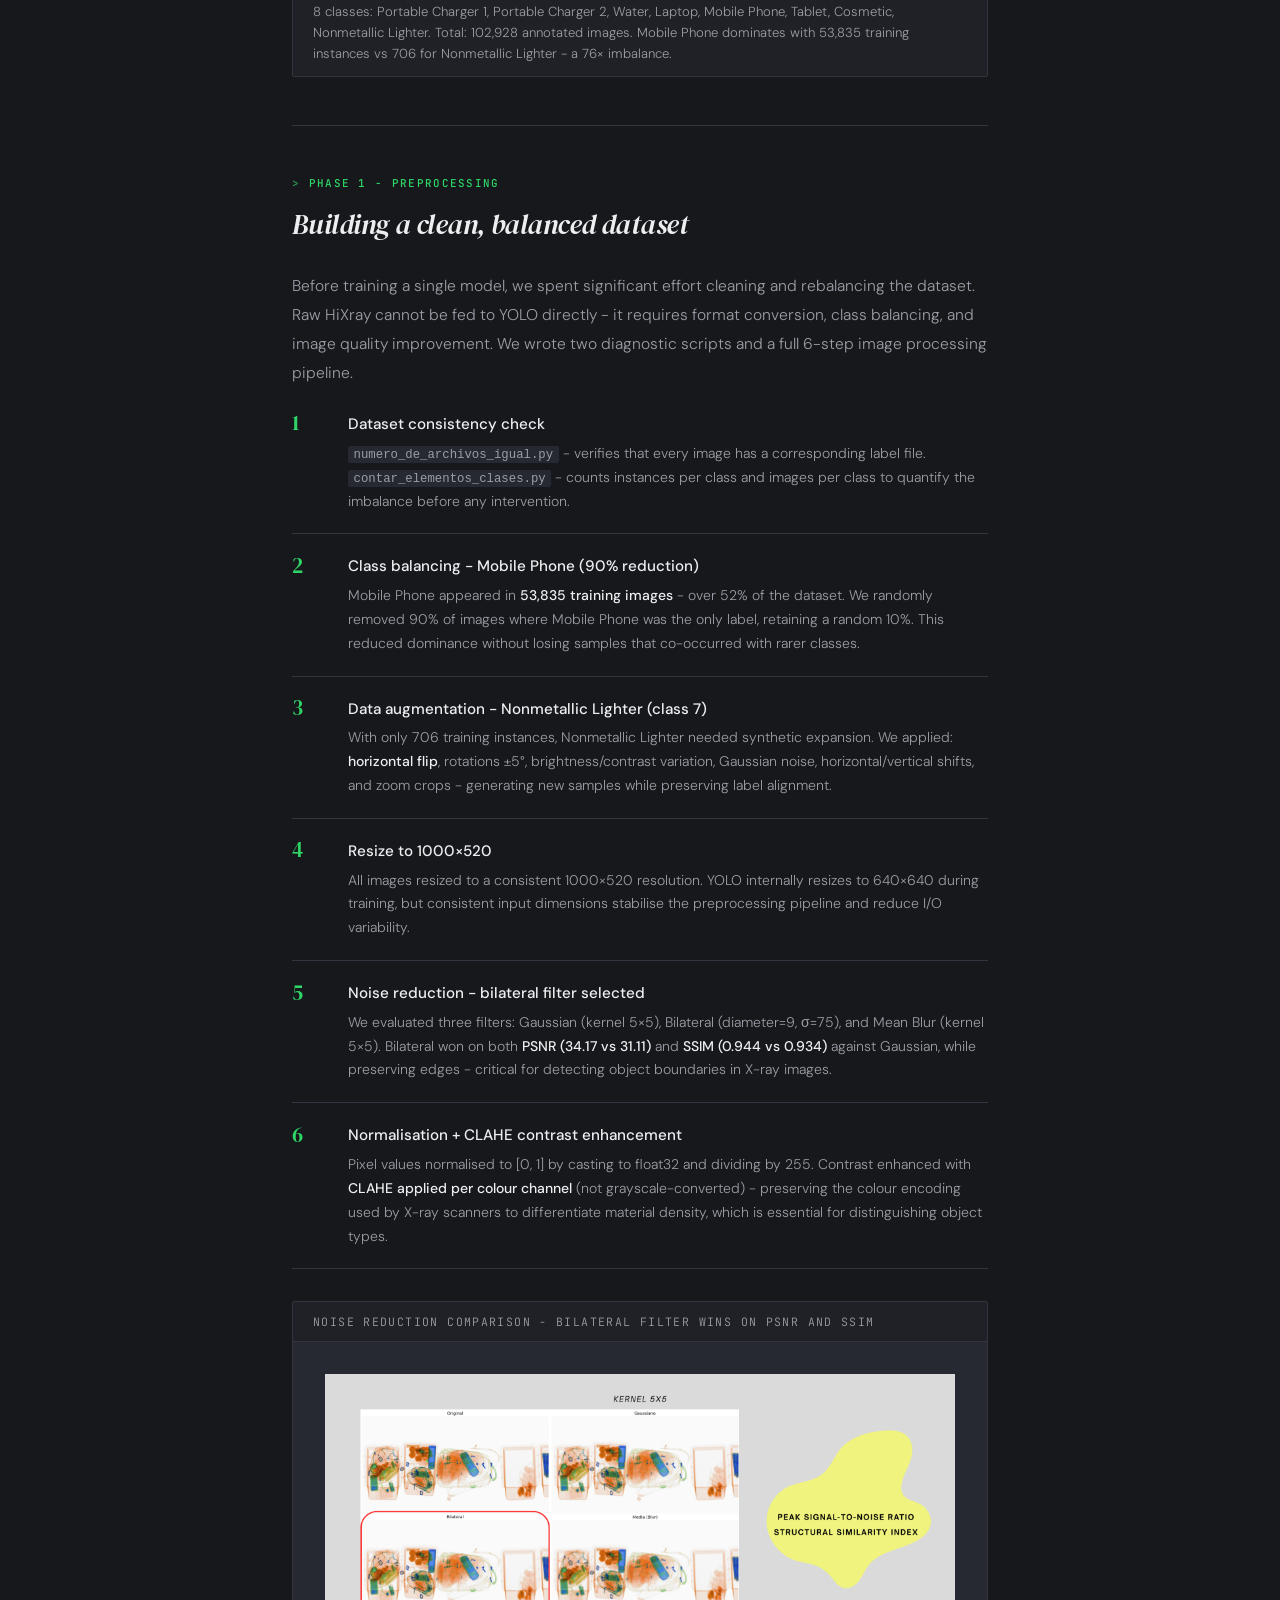
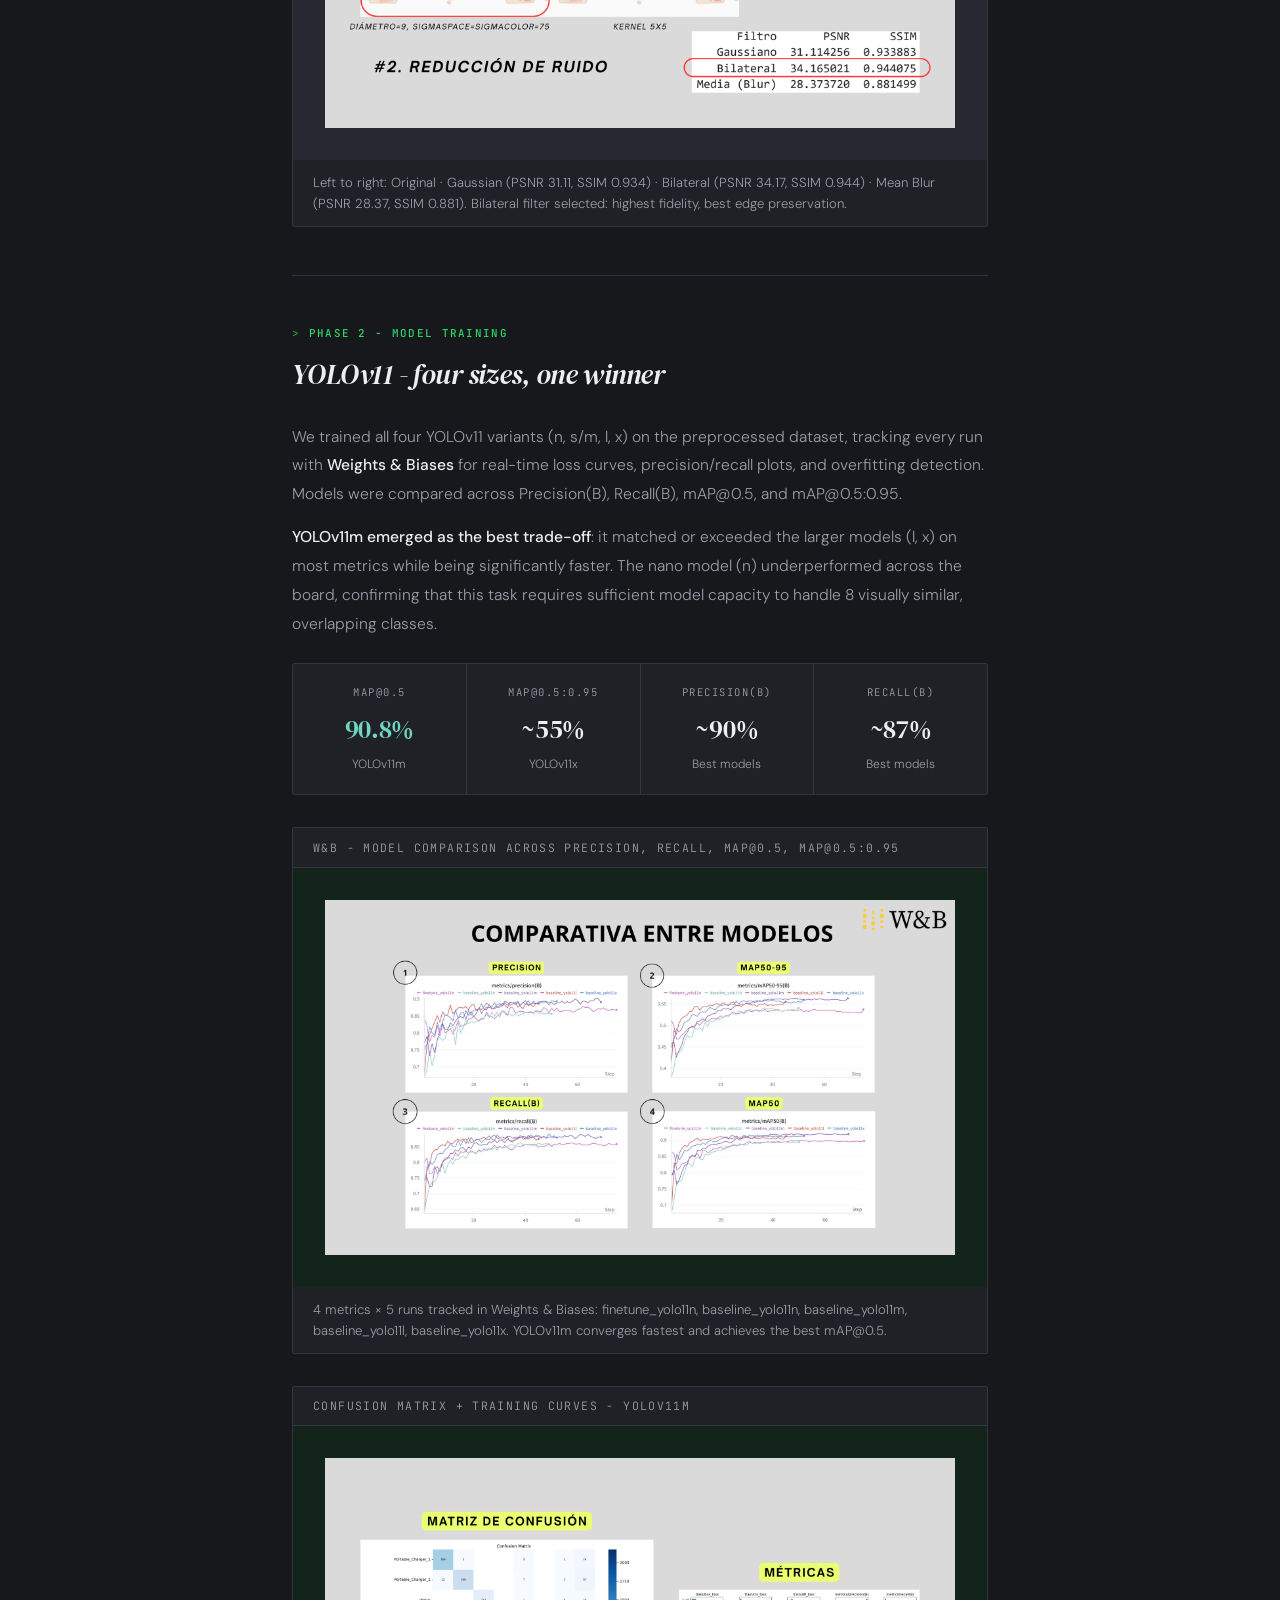
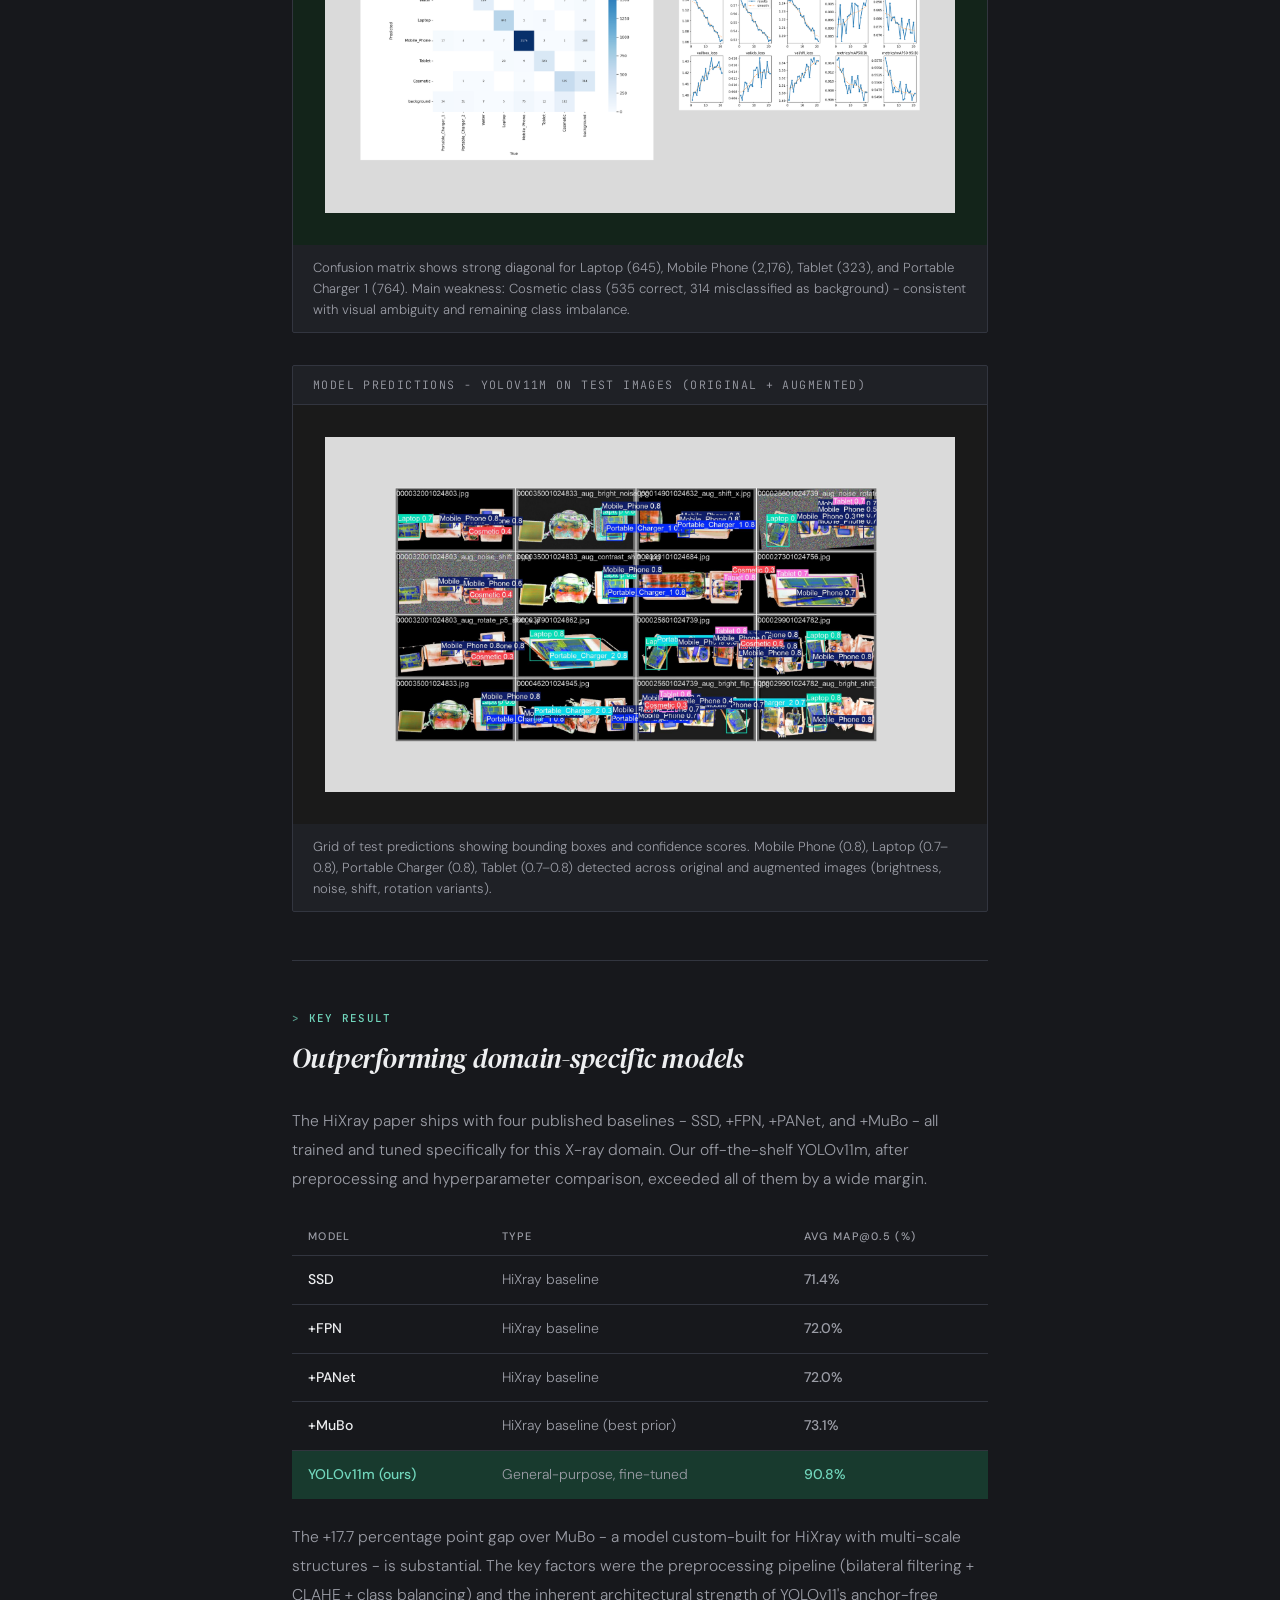
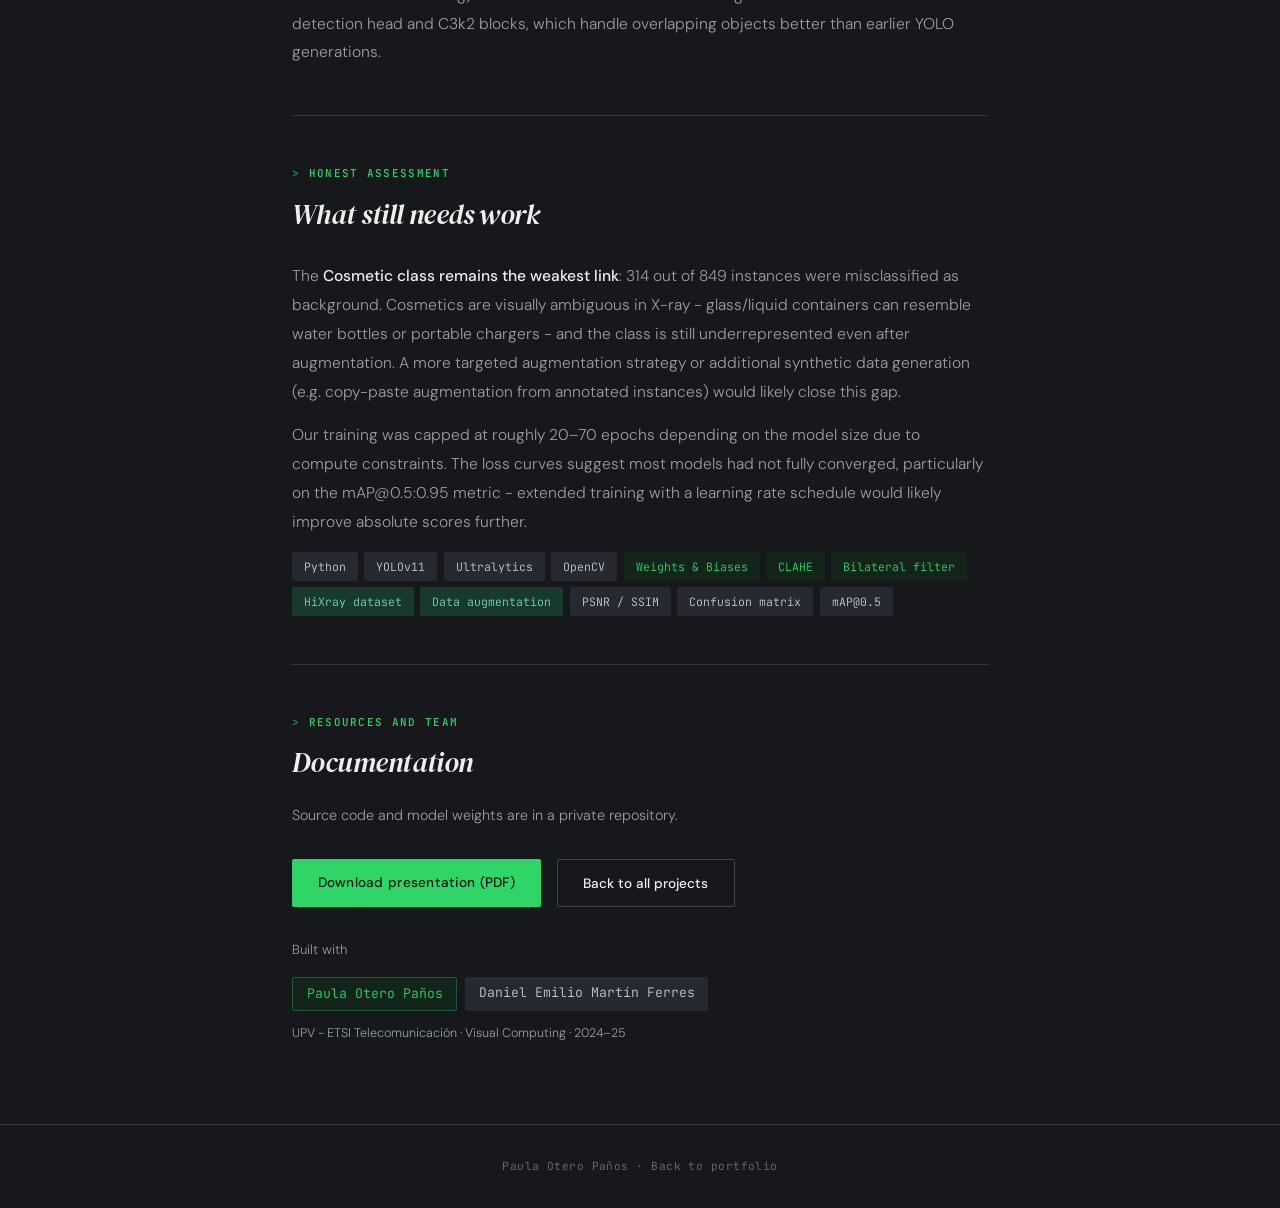
<file: xray.html>
<!DOCTYPE html>
<html lang="en">
<head>
<meta charset="UTF-8">
<meta name="viewport" content="width=device-width, initial-scale=1.0">
<script>
  (function () {
    try {
      if (localStorage.getItem('theme') !== 'light') {
        document.documentElement.setAttribute('data-theme', 'dark');
      }
    } catch (e) {}
  })();
</script>
<title>X-Ray Object Detection</title>
<link href="https://fonts.googleapis.com/css2?family=DM+Serif+Display:ital@0;1&family=DM+Sans:opsz,wght@9..40,300;9..40,400;9..40,500&family=Caveat:wght@500;600;700&family=JetBrains+Mono:wght@400;500&display=swap" rel="stylesheet">
<style>
  :root {
    --bg: #F7F6F2;
    --surface: #FFFFFF;
    --text: #161616;
    --muted: #5E5E5E;
    --subtle: #E4E3DE;
    --accent: #1B3FAB;
    --accent-light: #ECF0FB;
    --accent-mid: #C5CEEF;
    --green: #0E6E56;
    --green-light: #E1F5EE;
    --green-mid: #9FE1CB;
    --nav-bg: rgba(247,246,242,0.92);
  }

  [data-theme="dark"] {
    --bg: #17181C;
    --surface: #1F2126;
    --text: #EDEEF0;
    --muted: #9B9DA6;
    --subtle: #32353F;
    --nav-bg: rgba(23,24,28,0.86);
    --accent: #718AD6;
    --accent-light: #18213A;
    --accent-mid: #374886;
    --green: #71D6BC;
    --green-light: #183A2E;
    --green-mid: #37866C;
  }

  [data-theme="dark"] .screenshot-img.gray { background: #262931; color: var(--muted); }
  [data-theme="dark"] .tag-tech { background: #262931; color: #C7C9D1; }
  [data-theme="dark"] .team-chip { background: #262931; color: #C7C9D1; }
  [data-theme="dark"] code { background: #262931; }
  [data-theme="dark"] code[style] { background: #262931 !important; color: #EDEEF0 !important; }
  [data-theme="dark"] .theme-toggle .icon-sun { display: none; }
  [data-theme="dark"] .theme-toggle .icon-moon { display: block; }
  html { transition: background 0.2s; }
  body { transition: background 0.2s, color 0.2s; }
  * { margin: 0; padding: 0; box-sizing: border-box; }
  html { scroll-behavior: smooth; }
  body { font-family: 'DM Sans', sans-serif; background: var(--bg); color: var(--text); font-size: 16px; line-height: 1.7; }

  nav {
    position: fixed; top: 0; left: 0; right: 0; z-index: 100;
    background: var(--nav-bg); backdrop-filter: blur(14px);
    border-bottom: 1px solid var(--subtle);
    padding: 0 2.5rem; height: 58px;
    display: flex; align-items: center; justify-content: space-between;
  }
  .nav-logo { font-family: 'DM Serif Display', serif; font-size: 1.05rem; color: var(--text); text-decoration: none; }
  .nav-back { font-size: 0.82rem; color: var(--muted); text-decoration: none; letter-spacing: 0.03em; display: flex; align-items: center; gap: 0.4rem; transition: color 0.2s; }
  .nav-back:hover { color: var(--accent); }
  .theme-toggle { width: 30px; height: 30px; border-radius: 2px; border: 1px solid var(--subtle); background: transparent; color: var(--muted); cursor: pointer; display: flex; align-items: center; justify-content: center; transition: border-color 0.2s, color 0.2s; flex-shrink: 0; }
  .theme-toggle:hover { border-color: var(--accent); color: var(--accent); }
  .theme-toggle svg { width: 15px; height: 15px; }
  .theme-toggle .icon-moon { display: none; }

  .page { max-width: 760px; margin: 0 auto; padding: 6rem 2rem 5rem; }
  hr.divider { border: none; border-top: 1px solid var(--subtle); margin: 3rem 0; }

  .label { font-size: 0.68rem; letter-spacing: 0.18em; text-transform: uppercase; font-weight: 500; margin-bottom: 0.5rem; }
  .label-blue { color: var(--accent); }
  .label-green { color: var(--green); }

  /* HERO */
  .badge { display: inline-block; padding: 0.25rem 0.75rem; border-radius: 2px; font-size: 0.75rem; font-weight: 500; letter-spacing: 0.02em; }
  .badge-blue { background: var(--accent-light); color: var(--accent); border: 1px solid var(--accent-mid); }
  .badge-green { background: var(--green-light); color: var(--green); border: 1px solid var(--green-mid); }
  .badge-dark { background: #14151A; color: #fff; }

  .project-eyebrow { display: flex; align-items: center; gap: 0.75rem; margin-bottom: 1.25rem; flex-wrap: wrap; }
  .project-title { font-family: 'DM Serif Display', serif; font-size: clamp(2rem, 5vw, 3rem); letter-spacing: -0.025em; line-height: 1.1; margin-bottom: 1.25rem; }
  .project-title em { font-style: italic; color: var(--accent); }
  .project-subtitle { font-size: 1.05rem; color: var(--muted); font-weight: 300; line-height: 1.8; max-width: 580px; margin-bottom: 2rem; }

  .meta-row { display: flex; flex-wrap: wrap; gap: 1.5rem; font-size: 0.82rem; border-top: 1px solid var(--subtle); padding-top: 1.25rem; }
  .meta-item { display: flex; flex-direction: column; gap: 0.15rem; }
  .meta-key { font-size: 0.66rem; letter-spacing: 0.14em; text-transform: uppercase; color: var(--muted); opacity: 0.7; }
  .meta-val { color: var(--text); font-weight: 400; }

  /* HEADLINE RESULT */
  .result-hero {
    background: #14151A; color: #fff;
    border-radius: 2px; padding: 2.5rem;
    margin: 2rem 0;
    display: grid; grid-template-columns: 1fr 1fr 1fr; gap: 1.5rem;
  }
  .result-hero-item { display: flex; flex-direction: column; gap: 0.25rem; }
  .result-hero-key { font-size: 0.66rem; letter-spacing: 0.16em; text-transform: uppercase; opacity: 0.5; }
  .result-hero-val { font-family: 'DM Serif Display', serif; font-size: 2.2rem; letter-spacing: -0.02em; line-height: 1; }
  .result-hero-val.green { color: #6EE7B7; }
  .result-hero-sub { font-size: 0.78rem; opacity: 0.6; font-weight: 300; }

  /* SCREENSHOT */
  .screenshot-block { background: var(--surface); border: 1px solid var(--subtle); border-radius: 2px; overflow: hidden; margin: 2rem 0; }
  .screenshot-label { padding: 0.6rem 1.25rem; border-bottom: 1px solid var(--subtle); font-size: 0.72rem; letter-spacing: 0.12em; text-transform: uppercase; color: var(--muted); }
  .screenshot-img { width: 100%; min-height: 200px; display: flex; align-items: center; justify-content: center; font-size: 0.78rem; letter-spacing: 0.08em; text-transform: uppercase; flex-direction: column; gap: 0.5rem; padding: 2rem; }
  .screenshot-img.blue { background: var(--accent-light); color: var(--accent); }
  .screenshot-img.green { background: var(--green-light); color: var(--green); }
  .screenshot-img.dark { background: #1A1A1A; color: #888; }
  .screenshot-img.gray { background: #F0EFEB; color: var(--muted); }
  .screenshot-caption { padding: 0.75rem 1.25rem; font-size: 0.82rem; color: var(--muted); font-weight: 300; line-height: 1.6; }

  /* PROSE */
  .prose h3 { font-family: 'DM Serif Display', serif; font-size: 1.3rem; letter-spacing: -0.01em; margin: 2.5rem 0 0.75rem; }
  .prose h3:first-child { margin-top: 0; }
  .prose p { font-size: 0.975rem; color: var(--muted); font-weight: 300; line-height: 1.85; margin-bottom: 0.9rem; }
  .prose p strong { color: var(--text); font-weight: 500; }
  code { font-size: 0.88em; background: #F0F0F0; padding: 0.1rem 0.35rem; border-radius: 2px; font-family: 'DM Mono', 'Fira Mono', monospace; }

  /* PIPELINE STEPS */
  .pipeline { display: flex; flex-direction: column; gap: 0; margin: 1.5rem 0; }
  .pipeline-step { padding: 1.25rem 0; border-bottom: 1px solid var(--subtle); display: grid; grid-template-columns: 2.5rem 1fr; gap: 1rem; align-items: start; }
  .pipeline-step:first-child { padding-top: 0; }
  .pipeline-num { font-family: 'DM Serif Display', serif; font-size: 1.3rem; color: var(--accent); line-height: 1; padding-top: 0.1rem; }
  .pipeline-title { font-weight: 500; font-size: 0.95rem; margin-bottom: 0.25rem; }
  .pipeline-desc { font-size: 0.875rem; color: var(--muted); font-weight: 300; line-height: 1.7; }
  .pipeline-desc strong { color: var(--text); font-weight: 500; }

  /* COMPARISON TABLE */
  .comparison-table { width: 100%; border-collapse: collapse; font-size: 0.875rem; margin: 1.5rem 0; }
  .comparison-table th { text-align: left; font-size: 0.68rem; letter-spacing: 0.12em; text-transform: uppercase; color: var(--muted); font-weight: 500; padding: 0.6rem 1rem; border-bottom: 1px solid var(--subtle); }
  .comparison-table td { padding: 0.75rem 1rem; border-bottom: 1px solid var(--subtle); color: var(--muted); font-weight: 300; vertical-align: middle; }
  .comparison-table td:first-child { font-weight: 500; color: var(--text); }
  .comparison-table td:last-child { font-weight: 500; }
  .comparison-table tr:last-child td { border-bottom: none; }
  .comparison-table tr.highlight td { background: var(--green-light); }
  .comparison-table tr.highlight td:first-child { color: var(--green); }
  .comparison-table tr.highlight td:last-child { color: var(--green); }

  /* METRICS GRID */
  .metrics-grid { display: grid; grid-template-columns: 1fr 1fr 1fr 1fr; gap: 1px; background: var(--subtle); border: 1px solid var(--subtle); border-radius: 2px; overflow: hidden; margin: 1.5rem 0; }
  .metric-card { background: var(--surface); padding: 1.25rem 1rem; text-align: center; }
  .metric-key { font-size: 0.66rem; letter-spacing: 0.14em; text-transform: uppercase; color: var(--muted); margin-bottom: 0.4rem; }
  .metric-val { font-family: 'DM Serif Display', serif; font-size: 1.6rem; letter-spacing: -0.01em; color: var(--text); }
  .metric-val.green { color: var(--green); }
  .metric-sub { font-size: 0.75rem; color: var(--muted); font-weight: 300; margin-top: 0.15rem; }

  /* TAG ROW */
  .tag-row { display: flex; flex-wrap: wrap; gap: 0.4rem; margin: 1rem 0; }
  .tag { padding: 0.28rem 0.75rem; border-radius: 2px; font-size: 0.78rem; }
  .tag-tech { background: #EFEFEF; color: #2A2A2A; }
  .tag-blue { background: var(--accent-light); color: var(--accent); }
  .tag-green { background: var(--green-light); color: var(--green); }

  /* ACTIONS */
  .action-row { display: flex; gap: 1rem; flex-wrap: wrap; margin-top: 2rem; }
  .btn-primary { background: var(--accent); color: white; padding: 0.7rem 1.6rem; border-radius: 2px; text-decoration: none; font-size: 0.85rem; font-weight: 500; letter-spacing: 0.02em; transition: opacity 0.2s; }
  .btn-primary:hover { opacity: 0.82; }
  .btn-secondary { background: transparent; color: var(--text); padding: 0.7rem 1.6rem; border-radius: 2px; text-decoration: none; font-size: 0.85rem; font-weight: 500; border: 1px solid var(--subtle); transition: border-color 0.2s; }
  .btn-secondary:hover { border-color: var(--text); }

  .team-row { display: flex; flex-wrap: wrap; gap: 0.5rem; margin-top: 1rem; }
  .team-chip { background: #F0F0F0; color: #2A2A2A; padding: 0.3rem 0.85rem; border-radius: 2px; font-size: 0.82rem; }
  .team-chip.me { background: var(--accent-light); color: var(--accent); border: 1px solid var(--accent-mid); }

  footer { border-top: 1px solid var(--subtle); padding: 2rem; text-align: center; font-size: 0.78rem; color: var(--muted); letter-spacing: 0.04em; }

  @media (max-width: 580px) {
    .result-hero { grid-template-columns: 1fr; }
    .metrics-grid { grid-template-columns: 1fr 1fr; }
    .meta-row { gap: 1rem; }
  }
</style>
<link rel="icon" type="image/svg+xml" href="data:image/svg+xml,%3Csvg xmlns=%22http://www.w3.org/2000/svg%22 viewBox=%220 0 100 100%22%3E%3Crect width=%22100%22 height=%22100%22 rx=%2222%22 fill=%22%2317181C%22/%3E%3Cpolyline points=%2213,34 31,50 13,66%22 fill=%22none%22 stroke=%22%236BF08F%22 stroke-width=%229%22 stroke-linecap=%22round%22 stroke-linejoin=%22round%22/%3E%3Cpath d=%22M45 74V27h14a14 14 0 0 1 0 28H45%22 fill=%22none%22 stroke=%22%23fff%22 stroke-width=%229%22 stroke-linecap=%22round%22 stroke-linejoin=%22round%22/%3E%3Cline x1=%2266%22 y1=%2276%22 x2=%2288%22 y2=%2276%22 stroke=%22%236BF08F%22 stroke-width=%229%22 stroke-linecap=%22round%22/%3E%3C/svg%3E">
<link rel="stylesheet" href="assets/site.css">
<script src="assets/site.js"></script>
</head>
<body data-page="xray">

<nav>
  <a href="index.html" class="nav-logo" aria-label="Paula Otero"><span class="nl-text" aria-hidden="true"><span class="nl-u">paula</span><span class="nl-s">@</span>otero<span class="nl-s">:~</span><span class="nl-p">$</span></span></a>
  <div class="nav-right">
    <a href="index.html#proyectos" class="nav-back">
      <svg viewBox="0 0 20 20" fill="currentColor"><path fill-rule="evenodd" d="M9.707 16.707a1 1 0 01-1.414 0l-6-6a1 1 0 010-1.414l6-6a1 1 0 011.414 1.414L5.414 9H17a1 1 0 110 2H5.414l4.293 4.293a1 1 0 010 1.414z" clip-rule="evenodd"/></svg>
      <span>Back to portfolio</span>
    </a>
    <button class="theme-toggle" id="theme-toggle" aria-label="Toggle light / dark theme" title="Toggle theme">
      <svg class="icon-sun" viewBox="0 0 20 20" fill="currentColor"><path d="M10 4a1 1 0 011-1V2a1 1 0 10-2 0v1a1 1 0 011 1zm0 12a1 1 0 011 1v1a1 1 0 11-2 0v-1a1 1 0 011-1zM4 10a1 1 0 01-1 1H2a1 1 0 110-2h1a1 1 0 011 1zm14 0a1 1 0 01-1 1h-1a1 1 0 110-2h1a1 1 0 011 1zM5.64 5.64a1 1 0 010-1.41l-.71-.71a1 1 0 10-1.41 1.41l.7.71a1 1 0 001.42 0zm9.9 9.9a1 1 0 010-1.41l.7-.71a1 1 0 111.42 1.41l-.71.71a1 1 0 01-1.41 0zM5.64 14.36a1 1 0 00-1.41 0l-.71.7a1 1 0 101.41 1.42l.71-.71a1 1 0 000-1.41zm9.9-9.9a1 1 0 00-1.41 0l-.71.7a1 1 0 001.41 1.42l.71-.71a1 1 0 000-1.41zM10 6a4 4 0 100 8 4 4 0 000-8z"/></svg>
      <svg class="icon-moon" viewBox="0 0 20 20" fill="currentColor"><path d="M17.293 13.293A8 8 0 016.707 2.707a8.001 8.001 0 1010.586 10.586z"/></svg>
    </button>
  </div>
</nav>

<main class="page">

  <!-- HEADER -->
  <header>
    <div class="project-eyebrow">
      <span class="badge badge-blue">Computer Vision</span>
      <span class="badge badge-blue">Deep Learning</span>
      <span class="badge badge-green">90.8% mAP@0.5</span>
      
    </div>
    <h1 class="project-title">X-Ray Baggage<br><em>Object Detection</em></h1>
    <p class="project-subtitle">
      Preprocessing pipeline and comparative evaluation of YOLOv11 models (n, m, l, x) 
      on the HiXray dataset for security screening - achieving 90.8% mAP@0.5, 
      outperforming all prior HiXray-specific baselines including SSD, FPN, PANet, and MuBo.
    </p>
    <div class="meta-row">
      <div class="meta-item">
        <span class="meta-key">Course</span>
        <span class="meta-val">Visual Computing</span>
      </div>
      <div class="meta-item">
        <span class="meta-key">Dataset</span>
        <span class="meta-val">HiXray (102,928 images)</span>
      </div>
      <div class="meta-item">
        <span class="meta-key">Institution</span>
        <span class="meta-val">UPV - School of Telecommunications Engineering</span>
      </div>
      <div class="meta-item">
        <span class="meta-key">Year</span>
        <span class="meta-val">2024–25</span>
      </div>
    </div>
  </header>

  <!-- HEADLINE RESULTS -->
  <div class="result-hero">
    <div class="result-hero-item">
      <span class="result-hero-key">Best model</span>
      <span class="result-hero-val green">90.8%</span>
      <span class="result-hero-sub">YOLOv11m · mAP@0.5</span>
    </div>
    <div class="result-hero-item">
      <span class="result-hero-key">vs best prior baseline</span>
      <span class="result-hero-val">+17.7pp</span>
      <span class="result-hero-sub">MuBo achieved 73.1%</span>
    </div>
    <div class="result-hero-item">
      <span class="result-hero-key">Dataset size</span>
      <span class="result-hero-val">102K</span>
      <span class="result-hero-sub">images · 8 object classes</span>
    </div>
  </div>

  <hr class="divider">

  <!-- CONTEXT -->
  <section class="prose">
    <h3>What this project is</h3>
    <p>
      Airport security scanners produce X-ray images where threat objects - laptops, chargers, 
      lighters, cosmetics - appear as overlapping, semi-transparent shapes with unusual colour 
      encodings. Automated detection in this domain is genuinely hard: the <strong>HiXray dataset</strong> 
      has over 102,000 training and test images across 8 classes, but is severely imbalanced 
      (Mobile Phone accounts for 53,835 instances; Nonmetallic Lighter has only 883).
    </p>
    <p>
      Our work had two distinct phases: building a <strong>preprocessing and dataset balancing pipeline</strong> 
      from scratch using custom Python scripts, then training and comparing the full YOLOv11 
      model family (n, m, l, x) with Weights & Biases for experiment tracking. The results 
      substantially exceeded the published HiXray baselines.
    </p>
  </section>

  <div class="screenshot-block">
    <div class="screenshot-label">HiXray dataset - 8 object classes in X-ray</div>
    <div class="screenshot-img gray">
      <img loading="lazy" src="images/dataset.png" alt="Dataset"
        style="width:100%; height:100%; object-fit:cover;">
    </div>
    <p class="screenshot-caption">8 classes: Portable Charger 1, Portable Charger 2, Water, Laptop, Mobile Phone, Tablet, Cosmetic, Nonmetallic Lighter. Total: 102,928 annotated images. Mobile Phone dominates with 53,835 training instances vs 706 for Nonmetallic Lighter - a 76× imbalance.</p>
  </div>

  <hr class="divider">

  <!-- PREPROCESSING -->
  <section>
    <p class="label label-blue">Phase 1 - Preprocessing</p>
    <h2 style="font-family:'DM Serif Display',serif;font-size:1.75rem;letter-spacing:-0.02em;margin-bottom:1.5rem;">Building a clean, balanced dataset</h2>

    <div class="prose">
      <p>
        Before training a single model, we spent significant effort cleaning and rebalancing 
        the dataset. Raw HiXray cannot be fed to YOLO directly - it requires format conversion, 
        class balancing, and image quality improvement. We wrote two diagnostic scripts and 
        a full 6-step image processing pipeline.
      </p>
    </div>

    <div class="pipeline">
      <div class="pipeline-step">
        <span class="pipeline-num">1</span>
        <div>
          <p class="pipeline-title">Dataset consistency check</p>
          <p class="pipeline-desc"><code>numero_de_archivos_igual.py</code> - verifies that every image has a corresponding label file. <code>contar_elementos_clases.py</code> - counts instances per class and images per class to quantify the imbalance before any intervention.</p>
        </div>
      </div>
      <div class="pipeline-step">
        <span class="pipeline-num">2</span>
        <div>
          <p class="pipeline-title">Class balancing - Mobile Phone (90% reduction)</p>
          <p class="pipeline-desc">Mobile Phone appeared in <strong>53,835 training images</strong> - over 52% of the dataset. We randomly removed 90% of images where Mobile Phone was the only label, retaining a random 10%. This reduced dominance without losing samples that co-occurred with rarer classes.</p>
        </div>
      </div>
      <div class="pipeline-step">
        <span class="pipeline-num">3</span>
        <div>
          <p class="pipeline-title">Data augmentation - Nonmetallic Lighter (class 7)</p>
          <p class="pipeline-desc">With only 706 training instances, Nonmetallic Lighter needed synthetic expansion. We applied: <strong>horizontal flip</strong>, rotations ±5°, brightness/contrast variation, Gaussian noise, horizontal/vertical shifts, and zoom crops - generating new samples while preserving label alignment.</p>
        </div>
      </div>
      <div class="pipeline-step">
        <span class="pipeline-num">4</span>
        <div>
          <p class="pipeline-title">Resize to 1000×520</p>
          <p class="pipeline-desc">All images resized to a consistent 1000×520 resolution. YOLO internally resizes to 640×640 during training, but consistent input dimensions stabilise the preprocessing pipeline and reduce I/O variability.</p>
        </div>
      </div>
      <div class="pipeline-step">
        <span class="pipeline-num">5</span>
        <div>
          <p class="pipeline-title">Noise reduction - bilateral filter selected</p>
          <p class="pipeline-desc">We evaluated three filters: Gaussian (kernel 5×5), Bilateral (diameter=9, σ=75), and Mean Blur (kernel 5×5). Bilateral won on both <strong>PSNR (34.17 vs 31.11)</strong> and <strong>SSIM (0.944 vs 0.934)</strong> against Gaussian, while preserving edges - critical for detecting object boundaries in X-ray images.</p>
        </div>
      </div>
      <div class="pipeline-step">
        <span class="pipeline-num">6</span>
        <div>
          <p class="pipeline-title">Normalisation + CLAHE contrast enhancement</p>
          <p class="pipeline-desc">Pixel values normalised to [0, 1] by casting to float32 and dividing by 255. Contrast enhanced with <strong>CLAHE applied per colour channel</strong> (not grayscale-converted) - preserving the colour encoding used by X-ray scanners to differentiate material density, which is essential for distinguishing object types.</p>
        </div>
      </div>
    </div>

    <div class="screenshot-block">
      <div class="screenshot-label">Noise reduction comparison - bilateral filter wins on PSNR and SSIM</div>
      <div class="screenshot-img gray">
        <img loading="lazy" src="images/redruido2.png" alt="Noise"
        style="width:100%; height:100%; object-fit:cover;">
      </div>
      <p class="screenshot-caption">Left to right: Original · Gaussian (PSNR 31.11, SSIM 0.934) · Bilateral (PSNR 34.17, SSIM 0.944) · Mean Blur (PSNR 28.37, SSIM 0.881). Bilateral filter selected: highest fidelity, best edge preservation.</p>
    </div>
  </section>

  <hr class="divider">

  <!-- YOLO -->
  <section>
    <p class="label label-blue">Phase 2 - Model training</p>
    <h2 style="font-family:'DM Serif Display',serif;font-size:1.75rem;letter-spacing:-0.02em;margin-bottom:1.5rem;">YOLOv11 - four sizes, one winner</h2>

    <div class="prose">
      <p>
        We trained all four YOLOv11 variants (n, s/m, l, x) on the preprocessed dataset, 
        tracking every run with <strong>Weights & Biases</strong> for real-time loss curves, 
        precision/recall plots, and overfitting detection. Models were compared across 
        Precision(B), Recall(B), mAP@0.5, and mAP@0.5:0.95.
      </p>
      <p>
        <strong>YOLOv11m emerged as the best trade-off</strong>: it matched or exceeded 
        the larger models (l, x) on most metrics while being significantly faster. 
        The nano model (n) underperformed across the board, confirming that this task 
        requires sufficient model capacity to handle 8 visually similar, overlapping classes.
      </p>
    </div>

    <div class="metrics-grid">
      <div class="metric-card">
        <p class="metric-key">mAP@0.5</p>
        <p class="metric-val green">90.8%</p>
        <p class="metric-sub">YOLOv11m</p>
      </div>
      <div class="metric-card">
        <p class="metric-key">mAP@0.5:0.95</p>
        <p class="metric-val">~55%</p>
        <p class="metric-sub">YOLOv11x</p>
      </div>
      <div class="metric-card">
        <p class="metric-key">Precision(B)</p>
        <p class="metric-val">~90%</p>
        <p class="metric-sub">Best models</p>
      </div>
      <div class="metric-card">
        <p class="metric-key">Recall(B)</p>
        <p class="metric-val">~87%</p>
        <p class="metric-sub">Best models</p>
      </div>
    </div>

    <div class="screenshot-block">
      <div class="screenshot-label">W&B - model comparison across precision, recall, mAP@0.5, mAP@0.5:0.95</div>
      <div class="screenshot-img blue">
        <img loading="lazy" src="images/comparativayolo.png" alt="Comparativa"
        style="width:100%; height:100%; object-fit:cover;">
      </div>
      <p class="screenshot-caption">4 metrics × 5 runs tracked in Weights & Biases: finetune_yolo11n, baseline_yolo11n, baseline_yolo11m, baseline_yolo11l, baseline_yolo11x. YOLOv11m converges fastest and achieves the best mAP@0.5.</p>
    </div>

    <div class="screenshot-block">
      <div class="screenshot-label">Confusion matrix + training curves - YOLOv11m</div>
      <div class="screenshot-img blue">
        <img loading="lazy" src="images/matrix.png" alt="Confussion Matrix"
        style="width:100%; height:100%; object-fit:cover;">
      </div>
      <p class="screenshot-caption">Confusion matrix shows strong diagonal for Laptop (645), Mobile Phone (2,176), Tablet (323), and Portable Charger 1 (764). Main weakness: Cosmetic class (535 correct, 314 misclassified as background) - consistent with visual ambiguity and remaining class imbalance.</p>
    </div>

    <div class="screenshot-block">
      <div class="screenshot-label">Model predictions - YOLOv11m on test images (original + augmented)</div>
      <div class="screenshot-img dark">
        <img loading="lazy" src="images/gridresults.png" alt="Grid results"
        style="width:100%; height:100%; object-fit:cover;">
      </div>
      <p class="screenshot-caption">Grid of test predictions showing bounding boxes and confidence scores. Mobile Phone (0.8), Laptop (0.7–0.8), Portable Charger (0.8), Tablet (0.7–0.8) detected across original and augmented images (brightness, noise, shift, rotation variants).</p>
    </div>
  </section>

  <hr class="divider">

  <!-- COMPARISON WITH BASELINES -->
  <section>
    <p class="label label-green">Key result</p>
    <h2 style="font-family:'DM Serif Display',serif;font-size:1.75rem;letter-spacing:-0.02em;margin-bottom:1.5rem;">Outperforming domain-specific models</h2>

    <div class="prose">
      <p>
        The HiXray paper ships with four published baselines - SSD, +FPN, +PANet, and +MuBo - 
        all trained and tuned specifically for this X-ray domain. Our off-the-shelf 
        YOLOv11m, after preprocessing and hyperparameter comparison, exceeded all of them 
        by a wide margin.
      </p>
    </div>

    <table class="comparison-table">
      <thead>
        <tr>
          <th>Model</th>
          <th>Type</th>
          <th>AVG mAP@0.5 (%)</th>
        </tr>
      </thead>
      <tbody>
        <tr><td>SSD</td><td>HiXray baseline</td><td>71.4%</td></tr>
        <tr><td>+FPN</td><td>HiXray baseline</td><td>72.0%</td></tr>
        <tr><td>+PANet</td><td>HiXray baseline</td><td>72.0%</td></tr>
        <tr><td>+MuBo</td><td>HiXray baseline (best prior)</td><td>73.1%</td></tr>
        <tr class="highlight"><td>YOLOv11m (ours)</td><td>General-purpose, fine-tuned</td><td>90.8%</td></tr>
      </tbody>
    </table>

    <div class="prose">
      <p>
        The +17.7 percentage point gap over MuBo - a model custom-built for HiXray with 
        multi-scale structures - is substantial. The key factors were the preprocessing 
        pipeline (bilateral filtering + CLAHE + class balancing) and the inherent architectural 
        strength of YOLOv11's anchor-free detection head and C3k2 blocks, which handle 
        overlapping objects better than earlier YOLO generations.
      </p>
    </div>
  </section>

  <hr class="divider">

  <!-- KNOWN WEAKNESSES -->
  <section>
    <p class="label label-blue">Honest assessment</p>
    <h2 style="font-family:'DM Serif Display',serif;font-size:1.75rem;letter-spacing:-0.02em;margin-bottom:1.5rem;">What still needs work</h2>

    <div class="prose">
      <p>
        The <strong>Cosmetic class remains the weakest link</strong>: 314 out of 849 instances 
        were misclassified as background. Cosmetics are visually ambiguous in X-ray - 
        glass/liquid containers can resemble water bottles or portable chargers - and 
        the class is still underrepresented even after augmentation. A more targeted 
        augmentation strategy or additional synthetic data generation (e.g. copy-paste 
        augmentation from annotated instances) would likely close this gap.
      </p>
      <p>
        Our training was capped at roughly 20–70 epochs depending on the model size 
        due to compute constraints. The loss curves suggest most models had not fully 
        converged, particularly on the mAP@0.5:0.95 metric - extended training with 
        a learning rate schedule would likely improve absolute scores further.
      </p>
    </div>

    <div class="tag-row">
      <span class="tag tag-tech">Python</span>
      <span class="tag tag-tech">YOLOv11</span>
      <span class="tag tag-tech">Ultralytics</span>
      <span class="tag tag-tech">OpenCV</span>
      <span class="tag tag-blue">Weights & Biases</span>
      <span class="tag tag-blue">CLAHE</span>
      <span class="tag tag-blue">Bilateral filter</span>
      <span class="tag tag-green">HiXray dataset</span>
      <span class="tag tag-green">Data augmentation</span>
      <span class="tag tag-tech">PSNR / SSIM</span>
      <span class="tag tag-tech">Confusion matrix</span>
      <span class="tag tag-tech">mAP@0.5</span>
    </div>
  </section>

  <hr class="divider">

  <!-- LINKS & TEAM -->
  <section>
    <p class="label label-blue">Resources and team</p>
    <h2 style="font-family:'DM Serif Display',serif;font-size:1.75rem;letter-spacing:-0.02em;margin-bottom:1rem;">Documentation</h2>
    
    <p style="font-size:0.9rem;color:var(--muted);font-weight:300;margin-bottom:1.5rem;">
      Source code and model weights are in a private repository. 
    </p>
    
    <div class="action-row">
      <a href="presentations/XRAY_presentation.pdf" target="_blank" class="btn-primary">Download presentation (PDF)</a>
      <a href="index.html#proyectos" class="btn-secondary">Back to all projects</a>
    </div>
    
    <p style="font-size:0.82rem;color:var(--muted);font-weight:300;margin-top:2rem;margin-bottom:0.6rem;">Built with</p>
    <div class="team-row">
      <span class="team-chip me">Paula Otero Paños</span>
      <span class="team-chip">Daniel Emilio Martín Ferres</span>
    </div>
    <p style="font-size:0.78rem;color:var(--muted);font-weight:300;margin-top:0.75rem;">
      UPV - ETSI Telecomunicación · Visual Computing · 2024–25
    </p>
  </section>

</main>

<footer>
  Paula Otero Paños · <a href="index.html">Back to portfolio</a>
</footer>

</body>
</html>
</file>
<file: assets/site.css>
/* ═══════════════════════════════════════════════════════════
   Shared styles for project sub-pages.
   Loaded AFTER each page's inline <style>, so it overrides the
   old fonts / palette / nav and aligns them with index.html.
   ═══════════════════════════════════════════════════════════ */

/* ── Palette (same values as index.html) ─────────────────── */
:root {
  --mono: 'JetBrains Mono', ui-monospace, 'SF Mono', 'Cascadia Mono', Menlo, Consolas, monospace;
  --surface-2: #EFEDE7;
  --muted-dim: #8A8880;
  --subtle-strong: #D3D1C9;
  --accent-text: #1B3FAB;
  --on-accent: #FFFFFF;
}
[data-theme="dark"] {
  --bg: #17181C;
  --surface: #1F2126;
  --surface-2: #272A31;
  --text: #EDEEF0;
  --muted: #9B9DA6;
  --muted-dim: #6D707A;
  --subtle: #32353F;
  --subtle-strong: #40444F;
  --accent: #2FD566;
  --accent-light: #13241A;
  --accent-mid: #1D5A33;
  --accent-text: #6BF08F;
  --on-accent: #06140B;
  --nav-bg: rgba(23,24,28,0.82);
}

::selection { background: var(--accent-mid); color: var(--text); }
body { font-weight: 300; }

/* ── Nav: shell-prompt logo and theme toggle ── */
nav {
  background: var(--nav-bg);
  border-bottom: 1px solid var(--subtle);
}
.nav-logo {
  font-family: var(--mono); font-size: 0.86rem; font-weight: 500; letter-spacing: -0.02em;
  display: inline-flex; align-items: center; white-space: nowrap; color: var(--text); text-decoration: none;
}
.nav-logo::before {
  content: ''; flex-shrink: 0; width: 8px; height: 8px; margin-right: 40px; border-radius: 50%;
  background: var(--subtle-strong); box-shadow: 14px 0 0 var(--subtle-strong), 28px 0 0 var(--subtle-strong);
}
.nav-logo .nl-u { color: var(--accent-text); }
.nav-logo .nl-s { color: var(--muted-dim); }
.nav-logo .nl-p { color: var(--green); }
@media (max-width: 900px) { .nav-logo::before { display: none; } }

.nav-right { display: flex; align-items: center; gap: 1.25rem; }
.nav-back { font-size: 0.82rem; color: var(--muted); text-decoration: none; display: flex; align-items: center; gap: 0.4rem; letter-spacing: 0.03em; transition: color 0.2s; }
.nav-back:hover { color: var(--accent-text); }
.nav-back svg { width: 14px; height: 14px; flex-shrink: 0; }

.theme-toggle { border-color: var(--subtle-strong); }
.theme-toggle:hover { border-color: var(--accent); color: var(--accent-text); }

@media (max-width: 620px) {
  nav { padding: 0 1.25rem; }
  .nav-right { gap: 0.6rem; }
  .nav-back span { display: none; }
}

/* ── Typography ──────────────────────────────────────────── */
.page h2 { font-style: italic; font-weight: 400; }
.project-title em { color: var(--accent-text); }

/* section labels: "> LABEL" in mono (colour variants stay per page) */
.label { font-family: var(--mono); letter-spacing: 0.12em; }
.label::before { content: '> '; opacity: 0.7; }

/* monospace for the "data" layer */
.badge, .tag, .meta-key, .screenshot-label, .diagram-label, .pipeline-step-label,
.contrib-badge, .team-chip, .role-tag, .stack-key, .problem-col-label, .phase-num,
.req-label, .algo-block-label, .metric-key, .result-codec, .result-card-label, .result-hero-key {
  font-family: var(--mono);
}
.badge { font-size: 0.68rem; letter-spacing: 0; }
.badge::before { content: '['; opacity: 0.6; margin-right: 0.15em; }
.badge::after  { content: ']'; opacity: 0.6; margin-left: 0.15em; }
.tag { font-size: 0.72rem; letter-spacing: 0; }
.meta-key { font-size: 0.62rem; letter-spacing: 0.1em; }

/* buttons */
.btn-primary { background: var(--accent); color: var(--on-accent); }
.btn-secondary { border-color: var(--subtle-strong); }
.btn-secondary:hover { border-color: var(--text); }

/* ── Footer (same on every page) ─────────────────────────── */
footer {
  border-top: 1px solid var(--subtle); padding: 2rem; text-align: center;
  font-family: var(--mono); font-size: 0.7rem; color: var(--muted-dim); letter-spacing: 0.04em;
}
footer a { color: inherit; text-decoration: none; transition: color 0.2s; }
footer a:hover { color: var(--accent-text); }

/* Improved narrow-screen navigation and touch targets. */
@media (max-width: 620px) {
  .nav-logo { font-size: 0.78rem; }
  .nav-back { min-height: 44px; }
  .theme-toggle { width: 40px; height: 40px; }
  .nav-right { gap: 0.75rem; }
  .page { max-width: 100%; min-width: 0; }
  .page .flow, .page .pipeline { width: 100%; max-width: 100%; }
  .page code { overflow-wrap: anywhere; word-break: break-word; }
  .table-scroll { width: 100%; max-width: 100%; overflow-x: auto; overscroll-behavior-x: contain; -webkit-overflow-scrolling: touch; }
  .table-scroll table { min-width: max-content; width: 100%; }
  .table-scroll:focus-visible { outline: 2px solid var(--accent-text); outline-offset: 2px; }
}
@media (max-width: 360px) {
  nav { padding-left: 0.8rem; padding-right: 0.8rem; }
  .nav-logo { font-size: 0.72rem; }
  .nav-right { gap: 0.4rem; }
}
</file>
